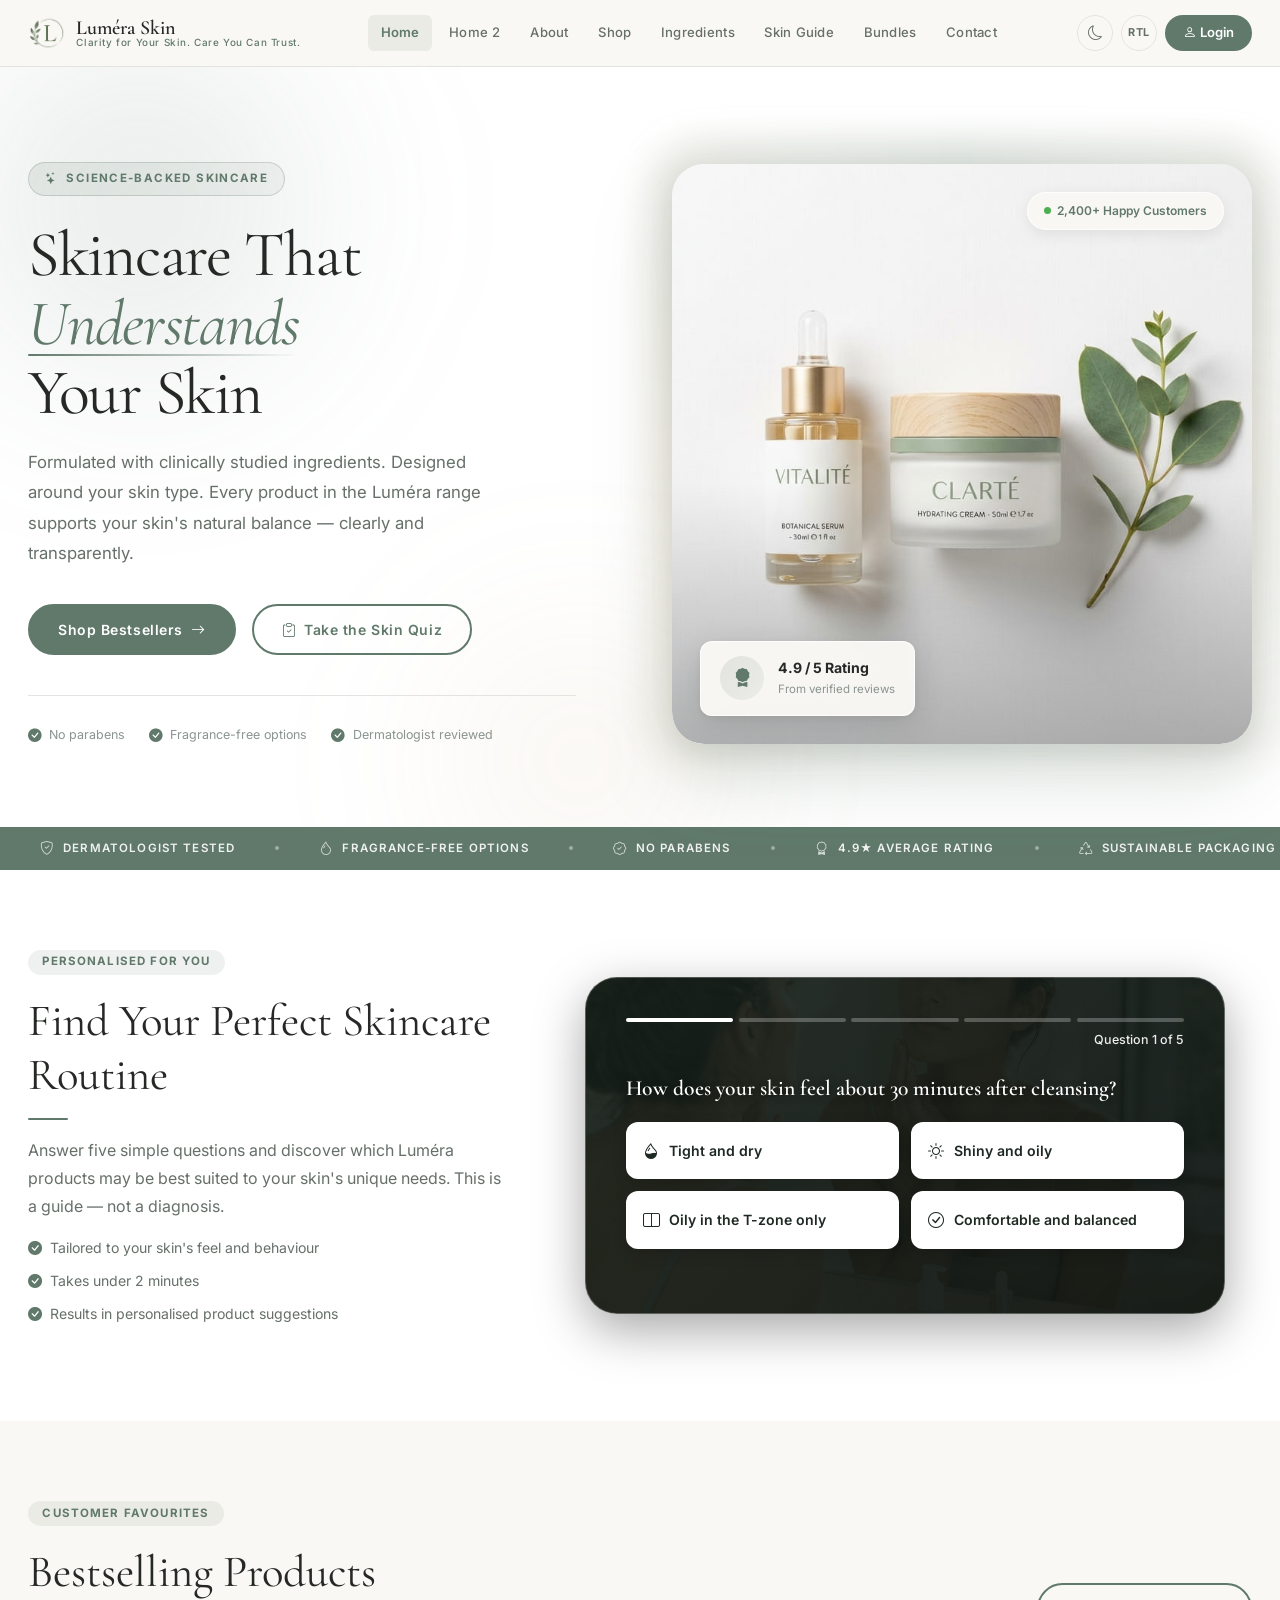
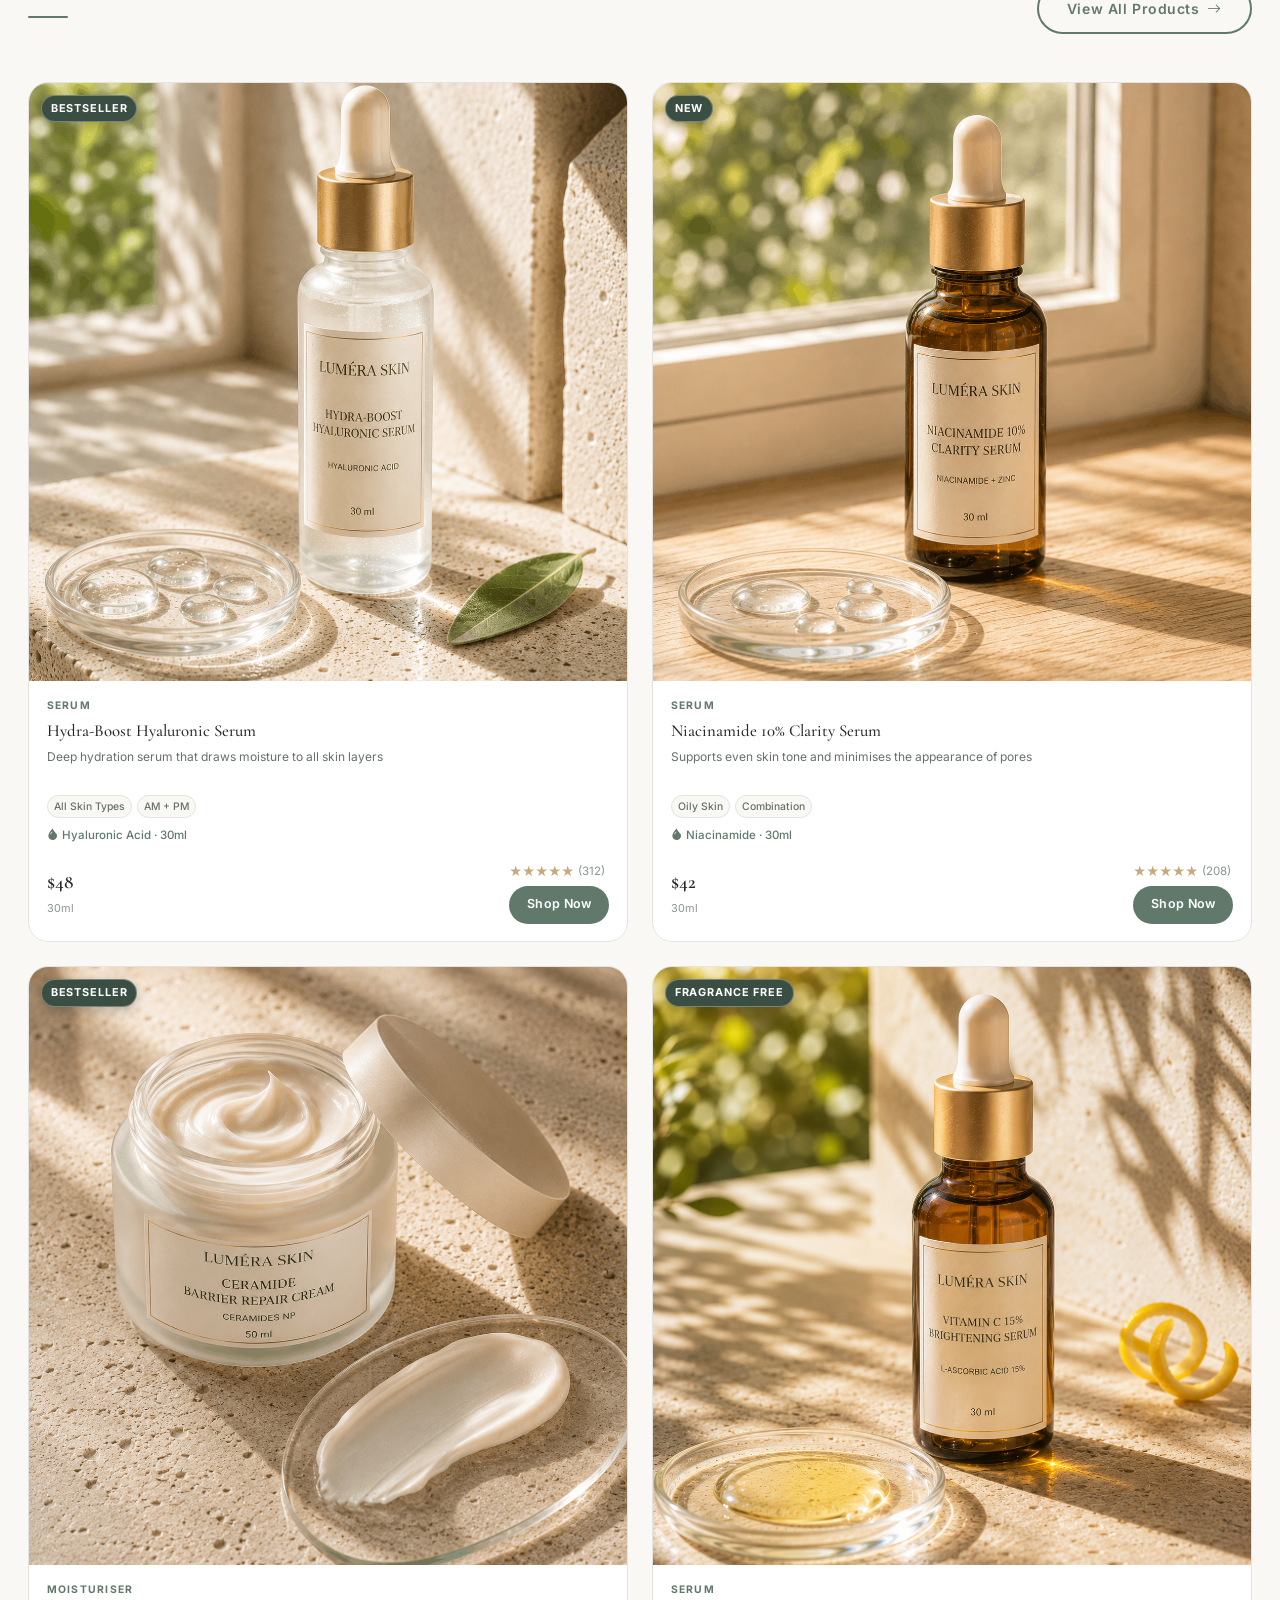
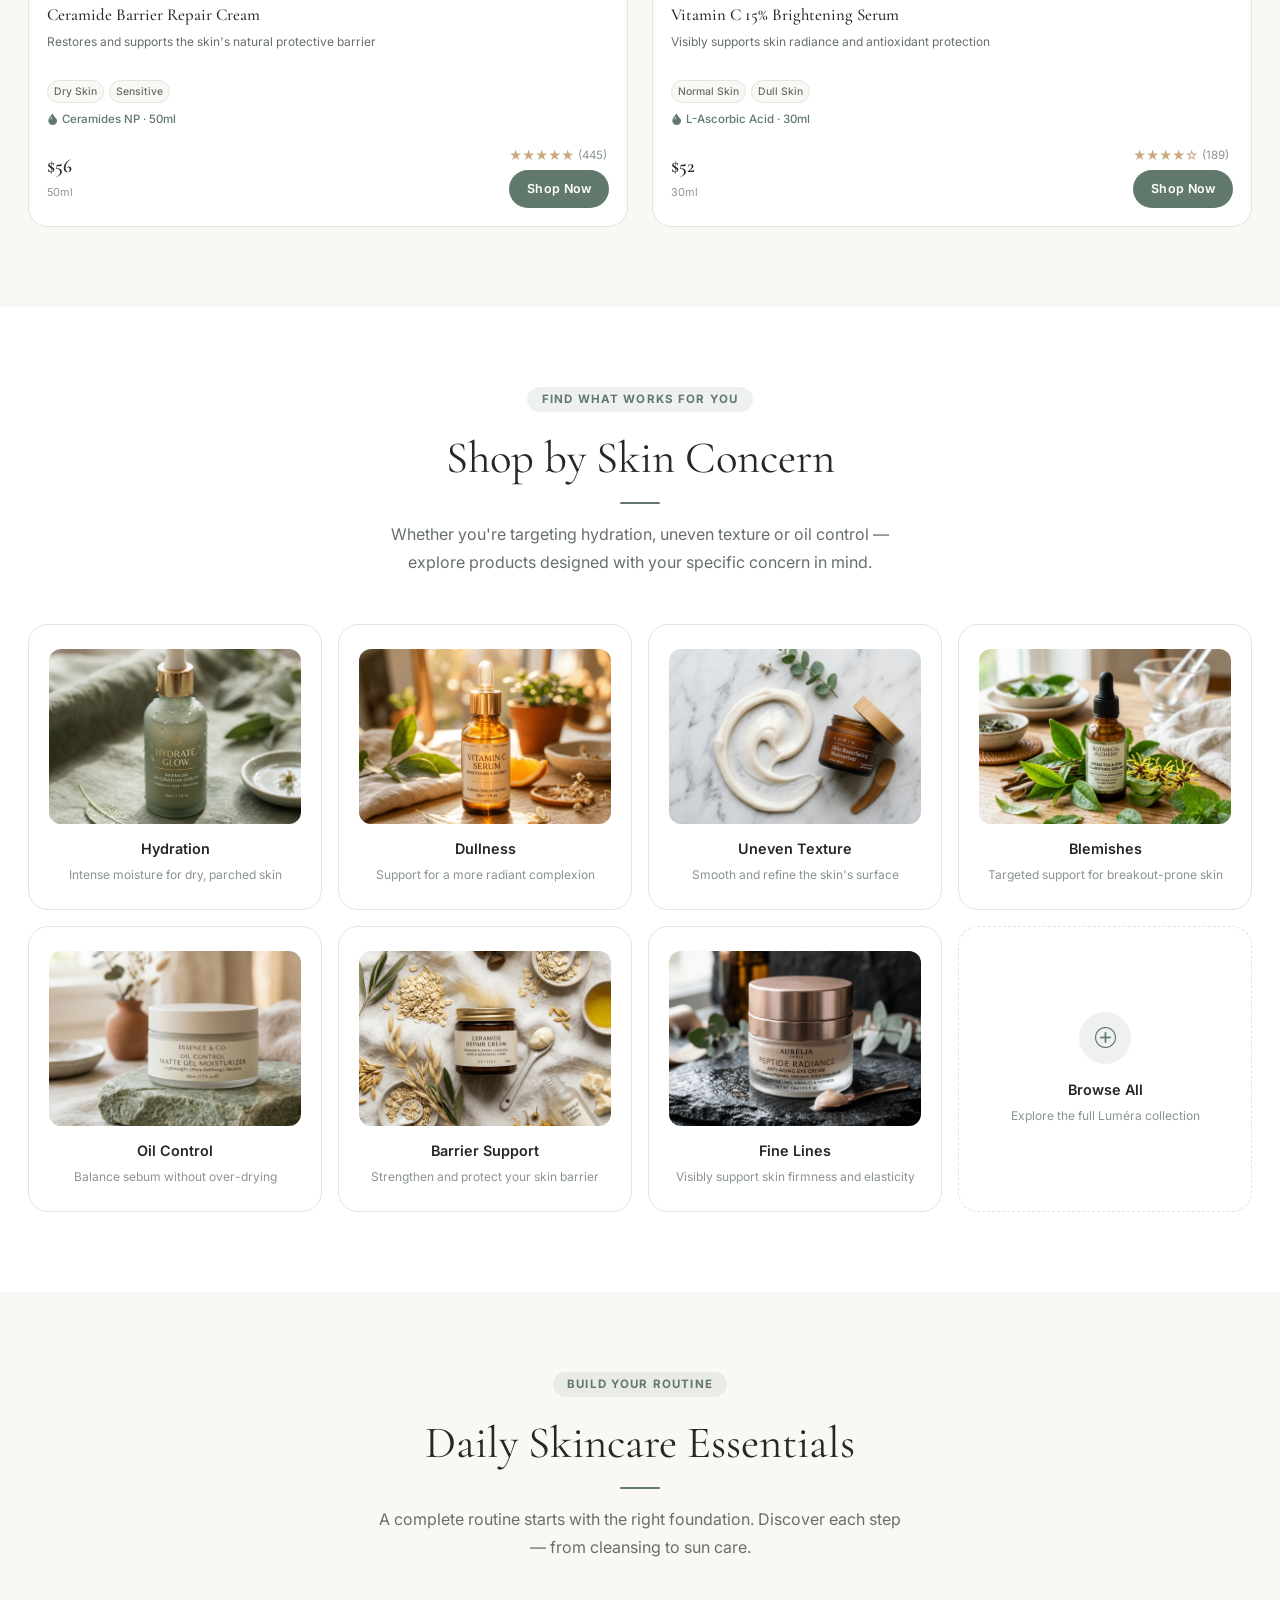
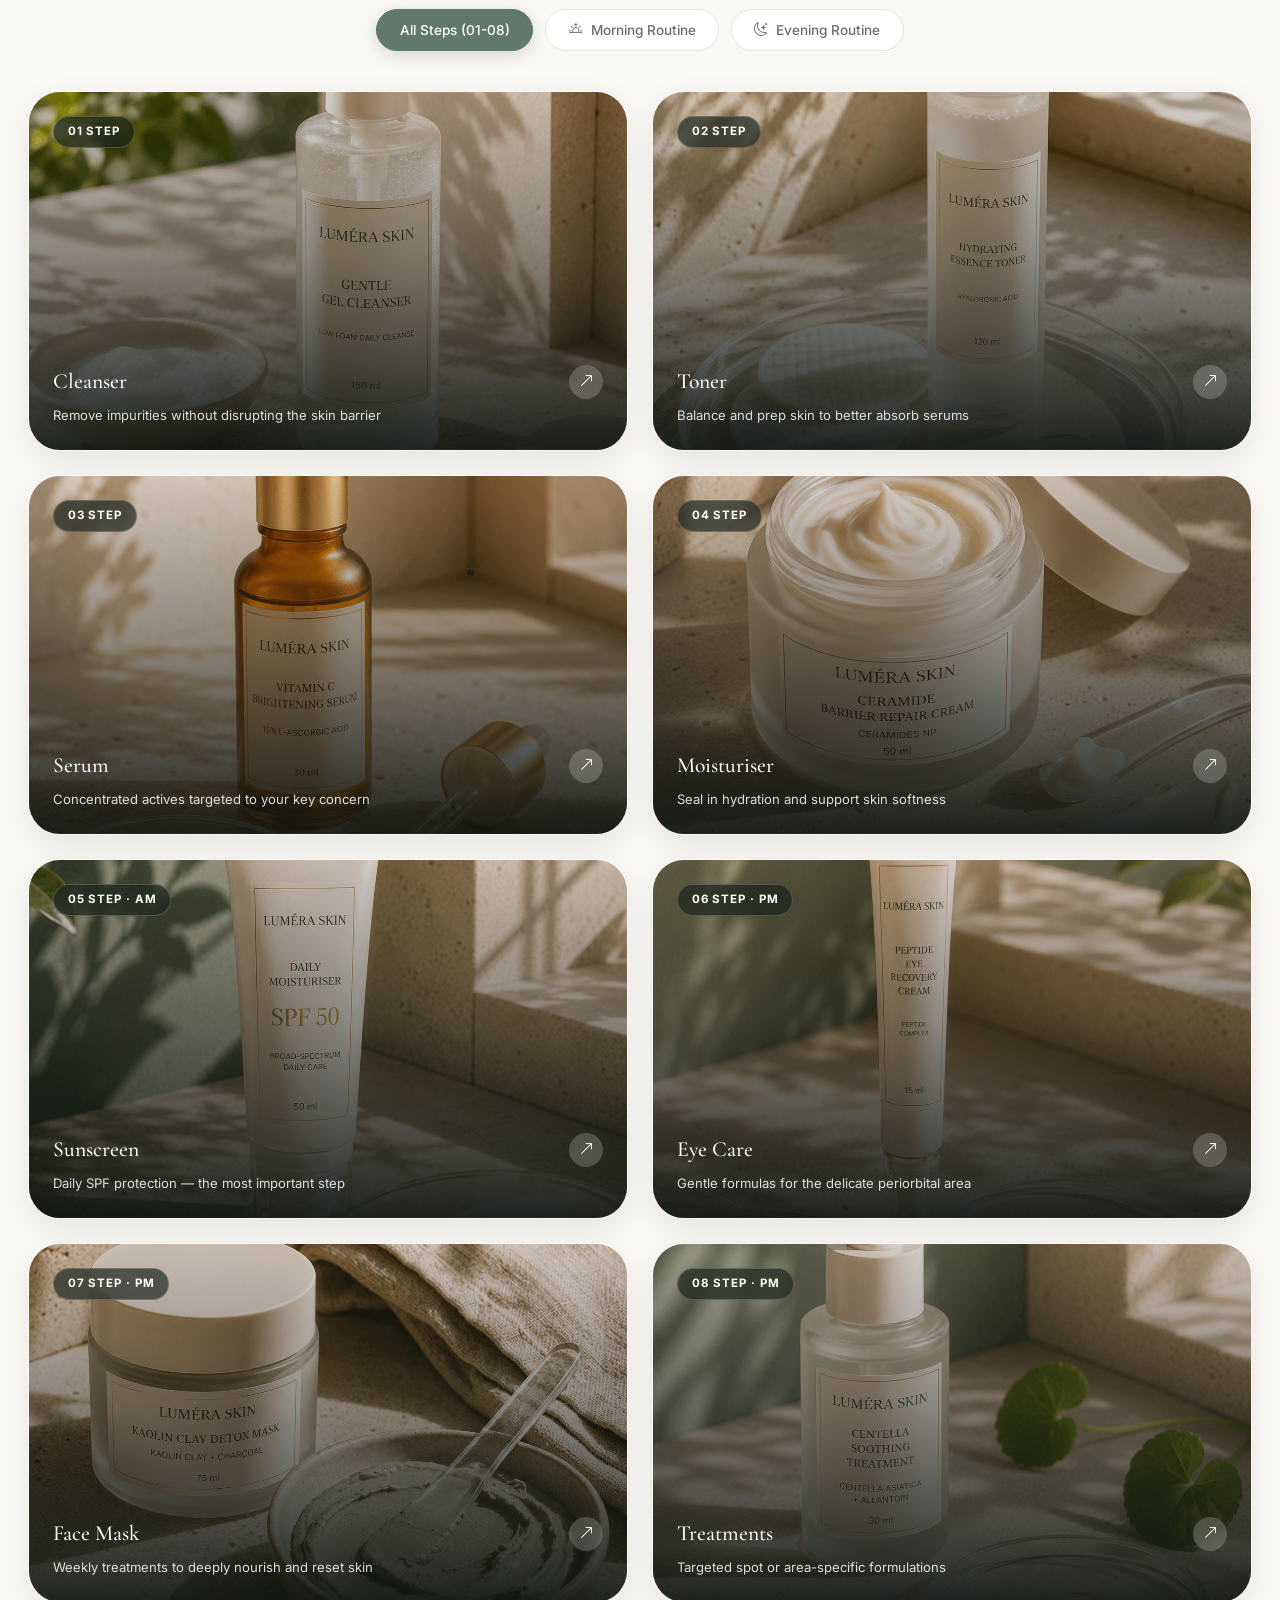
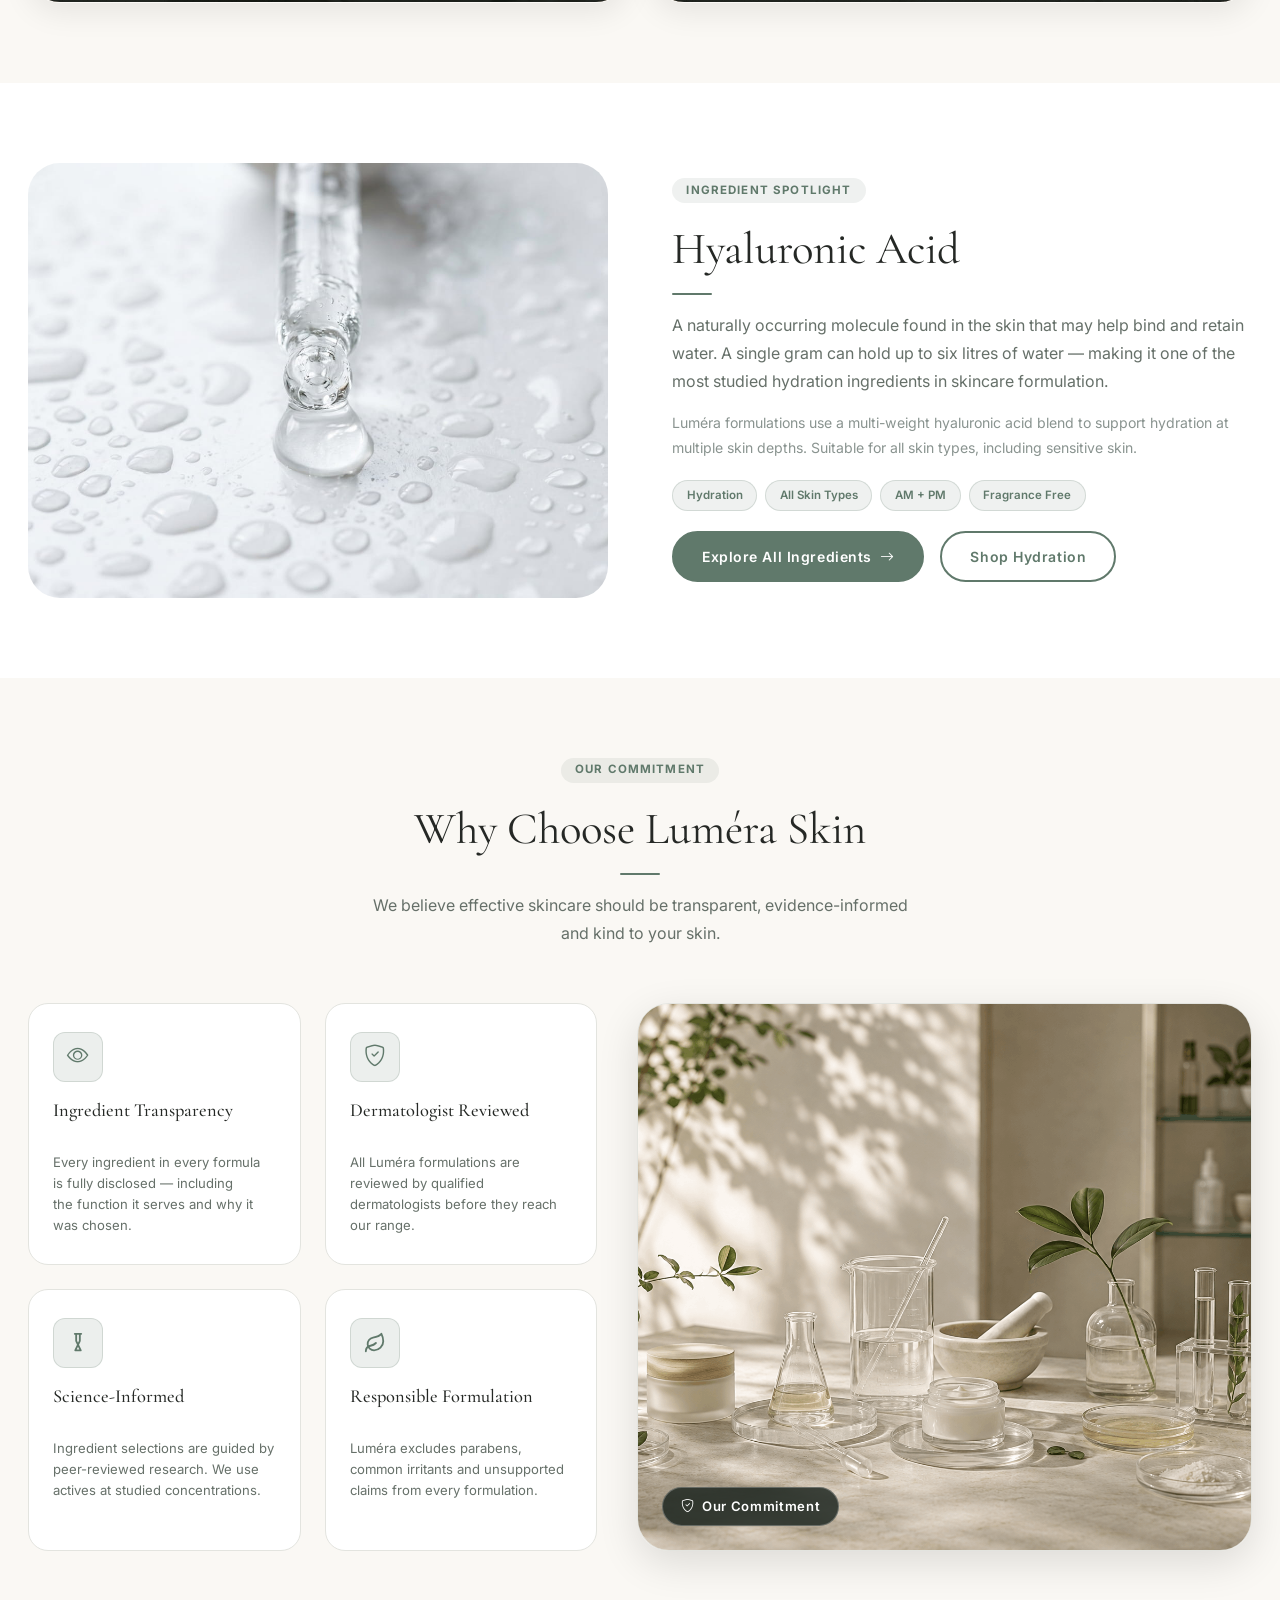
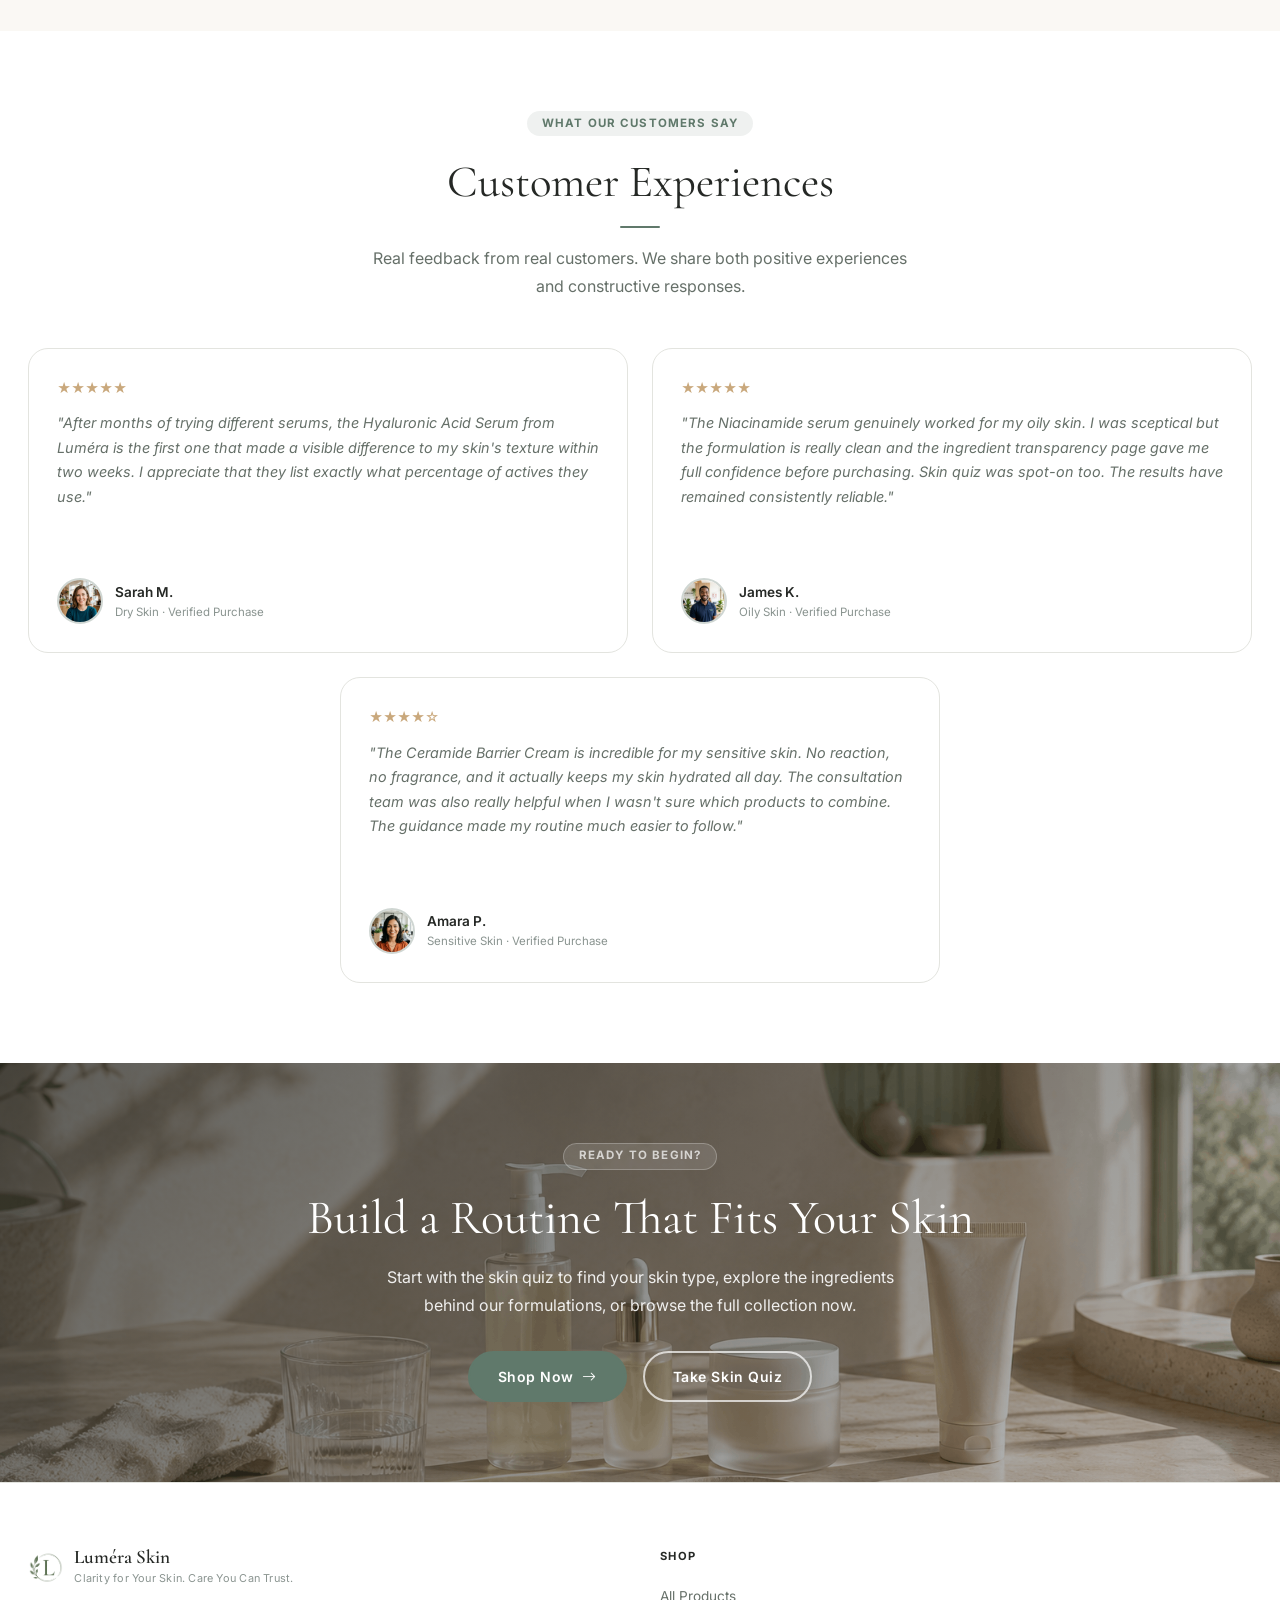
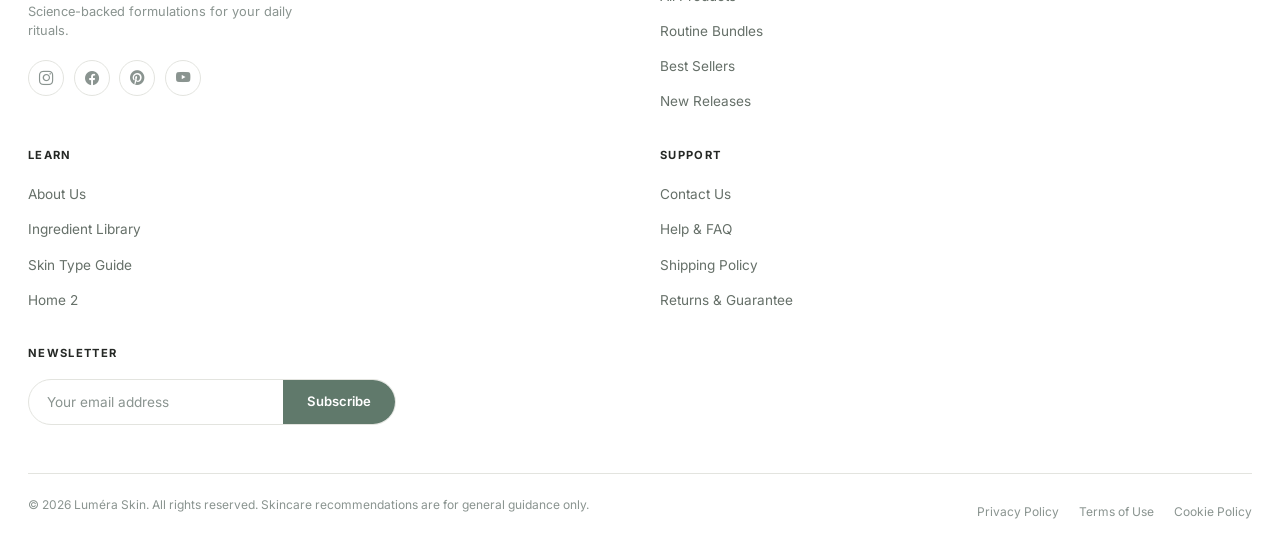
<file: index.html>
<!DOCTYPE html>
<html lang="en" dir="ltr" data-theme="light">

<head>
  <meta charset="UTF-8">
  <meta name="viewport" content="width=device-width, initial-scale=1.0">
  <title>Luméra Skin — Clarity for Your Skin. Care You Can Trust.</title>
  <meta name="description"
    content="Luméra Skin — Premium skincare products formulated with science-backed ingredients. Discover cleansers, serums, moisturizers, sunscreens and curated bundles for every skin type.">
  <meta name="keywords"
    content="skincare, serum, moisturizer, sunscreen, cleanser, hyaluronic acid, niacinamide, skin type, skin quiz">
  <!-- Favicon / Browser Icon -->
  <link rel="icon" type="image/png" href="assets/images/logo.png">
  <link rel="apple-touch-icon" href="assets/images/logo.png">

  <link rel="canonical" href="https://lumeraskin.com/">

  <!-- Bootstrap 5 -->
  <link rel="stylesheet" href="https://cdn.jsdelivr.net/npm/bootstrap@5.3.3/dist/css/bootstrap.min.css">
  <!-- Bootstrap Icons -->
  <link rel="stylesheet" href="https://cdn.jsdelivr.net/npm/bootstrap-icons@1.11.3/font/bootstrap-icons.min.css">
  <!-- Google Fonts -->
  <link rel="preconnect" href="https://fonts.googleapis.com">
  <link rel="preconnect" href="https://fonts.gstatic.com" crossorigin>
  <link
    href="https://fonts.googleapis.com/css2?family=Cormorant+Garamond:ital,wght@0,300;0,400;0,500;0,600;1,300;1,400&family=Inter:wght@300;400;500;600;700&display=swap"
    rel="stylesheet">
  <!-- Custom CSS -->
  <link rel="stylesheet" href="css/main.css">
  <link rel="stylesheet" href="css/header.css">
  <link rel="stylesheet" href="css/products.css">
  <link rel="stylesheet" href="css/filters.css">
  <link rel="stylesheet" href="css/forms.css">
  <link rel="stylesheet" href="css/footer.css">
  <link rel="stylesheet" href="css/dark-theme.css">
  <link rel="stylesheet" href="css/rtl.css">
  <link rel="stylesheet" href="css/desktop.css">
  <link rel="stylesheet" href="css/tablet.css">
  <link rel="stylesheet" href="css/mobile.css">

  <style>
    /* ---- Home 1 Page-Specific Styles ---- */

    /* =========================================
       Hero Banner — Enhanced
       ========================================= */

    /* Hero Section Wrapper */
    .home-hero-section {
      position: relative;
      background: var(--bg-secondary);
      overflow: hidden;
      padding: 0;
    }

    /* Animated background orbs */
    .hero-orb {
      position: absolute;
      border-radius: 50%;
      filter: blur(80px);
      pointer-events: none;
      animation: heroOrbFloat 8s ease-in-out infinite alternate;
      will-change: transform;
    }

    .hero-orb-1 {
      width: 520px;
      height: 520px;
      background: radial-gradient(circle, rgba(96, 121, 107, .18) 0%, transparent 70%);
      top: -120px;
      left: -120px;
      animation-delay: 0s;
    }

    .hero-orb-2 {
      width: 380px;
      height: 380px;
      background: radial-gradient(circle, rgba(201, 168, 124, .14) 0%, transparent 70%);
      bottom: -80px;
      right: 40%;
      animation-delay: -3s;
      animation-duration: 11s;
    }

    .hero-orb-3 {
      width: 280px;
      height: 280px;
      background: radial-gradient(circle, rgba(96, 121, 107, .12) 0%, transparent 70%);
      top: 40%;
      right: -60px;
      animation-delay: -5s;
      animation-duration: 9s;
    }

    @keyframes heroOrbFloat {
      from {
        transform: translate(0, 0) scale(1);
      }

      to {
        transform: translate(30px, 20px) scale(1.08);
      }
    }

    /* Hero inner grid */
    .home-hero {
      position: relative;
      z-index: 1;
      display: grid;
      grid-template-columns: 1fr 1fr;
      align-items: center;
      gap: 4rem;
      padding: 96px 0 80px;
      min-height: 680px;
    }

    /* Content side */
    .hero-content {
      padding-right: 2rem;
      animation: heroSlideIn 0.9s cubic-bezier(0.22, 1, 0.36, 1) both;
    }

    @keyframes heroSlideIn {
      from {
        opacity: 0;
        transform: translateX(-40px);
      }

      to {
        opacity: 1;
        transform: translateX(0);
      }
    }

    /* Animated label pill */
    .hero-label {
      display: inline-flex;
      align-items: center;
      gap: 0.5rem;
      background: linear-gradient(135deg, rgba(96, 121, 107, .12), rgba(96, 121, 107, .06));
      border: 1px solid rgba(96, 121, 107, .25);
      color: var(--color-primary);
      padding: 0.4rem 1rem;
      border-radius: var(--radius-pill);
      font-size: 0.72rem;
      font-weight: 700;
      letter-spacing: 0.12em;
      text-transform: uppercase;
      margin-bottom: 1.5rem;
      position: relative;
      overflow: hidden;
    }

    .hero-label::after {
      content: '';
      position: absolute;
      inset: 0;
      background: linear-gradient(90deg, transparent 0%, rgba(255, 255, 255, .4) 50%, transparent 100%);
      transform: translateX(-100%);
      animation: labelShimmer 3s ease-in-out infinite;
    }

    @keyframes labelShimmer {
      0% {
        transform: translateX(-100%);
      }

      60% {
        transform: translateX(100%);
      }

      100% {
        transform: translateX(100%);
      }
    }

    .hero-label i {
      animation: starSpin 4s linear infinite;
    }

    @keyframes starSpin {
      0% {
        transform: rotate(0deg) scale(1);
      }

      50% {
        transform: rotate(180deg) scale(1.2);
      }

      100% {
        transform: rotate(360deg) scale(1);
      }
    }

    /* Hero title */
    .hero-title {
      font-size: clamp(2.8rem, 5vw, 4.2rem);
      font-weight: 400;
      line-height: 1.08;
      color: var(--text-heading);
      margin-bottom: 1.25rem;
      letter-spacing: -0.02em;
    }

    .hero-title em {
      font-style: italic;
      color: var(--color-primary);
      position: relative;
      display: inline-block;
    }

    /* Underline decoration on em */
    .hero-title em::after {
      content: '';
      position: absolute;
      bottom: 2px;
      left: 0;
      width: 100%;
      height: 2px;
      background: linear-gradient(90deg, var(--color-primary), transparent);
      border-radius: 1px;
      animation: underlineGrow 1.2s 0.6s cubic-bezier(0.22, 1, 0.36, 1) both;
      transform-origin: left;
    }

    @keyframes underlineGrow {
      from {
        transform: scaleX(0);
      }

      to {
        transform: scaleX(1);
      }
    }

    /* Description */
    .hero-desc {
      font-size: 1.05rem;
      color: var(--text-body);
      line-height: 1.8;
      max-width: 460px;
      margin-bottom: 2.25rem;
    }

    /* CTA group */
    .hero-cta-group {
      display: flex;
      gap: 1rem;
      flex-wrap: wrap;
      margin-bottom: 2.5rem;
    }

    /* Trust items */
    .hero-trust {
      display: flex;
      align-items: center;
      gap: 1.5rem;
      flex-wrap: wrap;
      padding-top: 1.75rem;
      border-top: 1px solid var(--border-color);
    }

    .hero-trust-item {
      display: flex;
      align-items: center;
      gap: 0.45rem;
      font-size: 0.78rem;
      color: var(--text-muted);
      transition: color var(--transition-fast);
    }

    .hero-trust-item:hover {
      color: var(--color-primary);
    }

    .hero-trust-item i {
      color: var(--color-primary);
      font-size: 0.85rem;
    }

    /* ---- Image Side ---- */
    .hero-image-col {
      position: relative;
      display: flex;
      align-items: center;
      justify-content: center;
      animation: heroImageIn 1s 0.2s cubic-bezier(0.22, 1, 0.36, 1) both;
    }

    @keyframes heroImageIn {
      from {
        opacity: 0;
        transform: translateX(40px) scale(0.97);
      }

      to {
        opacity: 1;
        transform: translateX(0) scale(1);
      }
    }

    /* Glow ring behind image */
    .hero-glow-ring {
      position: absolute;
      inset: -24px;
      border-radius: calc(var(--radius-xl) + 24px);
      background: conic-gradient(from 0deg,
          rgba(96, 121, 107, .22) 0%,
          rgba(201, 168, 124, .15) 25%,
          rgba(96, 121, 107, .08) 50%,
          rgba(201, 168, 124, .18) 75%,
          rgba(96, 121, 107, .22) 100%);
      filter: blur(16px);
      animation: ringRotate 12s linear infinite;
      pointer-events: none;
      z-index: 0;
    }

    @keyframes ringRotate {
      from {
        transform: rotate(0deg);
      }

      to {
        transform: rotate(360deg);
      }
    }

    /* Image container */
    .hero-image-wrap {
      position: relative;
      width: 100%;
      height: 580px;
      overflow: hidden;
      border-radius: var(--radius-xl);
      box-shadow: 0 32px 80px rgba(96, 121, 107, .22), 0 8px 24px rgba(0, 0, 0, .08);
      z-index: 1;
      cursor: pointer;
      transform-style: preserve-3d;
      transition: transform 0.1s ease;
    }

    .hero-image-wrap img {
      width: 100%;
      height: 100%;
      object-fit: cover;
      object-position: center;
      transition: transform 0.6s ease;
    }

    .hero-image-wrap:hover img {
      transform: scale(1.04);
    }

    /* Shimmer sweep overlay on image */
    .hero-image-wrap::before {
      content: '';
      position: absolute;
      inset: 0;
      background: linear-gradient(105deg,
          transparent 30%,
          rgba(255, 255, 255, .12) 50%,
          transparent 70%);
      z-index: 2;
      transform: translateX(-100%);
      transition: transform 0s;
    }

    .hero-image-wrap:hover::before {
      transform: translateX(100%);
      transition: transform 0.7s ease;
    }

    /* Gradient overlay on bottom of image */
    .hero-image-wrap::after {
      content: '';
      position: absolute;
      bottom: 0;
      left: 0;
      right: 0;
      height: 45%;
      background: linear-gradient(to top, rgba(37, 40, 37, .3) 0%, transparent 100%);
      z-index: 2;
      border-radius: 0 0 var(--radius-xl) var(--radius-xl);
      pointer-events: none;
    }

    /* Floating badge */
    .hero-image-badge {
      position: absolute;
      bottom: 1.75rem;
      left: 1.75rem;
      background: rgba(250, 248, 244, .96);
      backdrop-filter: blur(12px);
      -webkit-backdrop-filter: blur(12px);
      border-radius: var(--radius-md);
      padding: 0.9rem 1.2rem;
      display: flex;
      align-items: center;
      gap: 0.85rem;
      box-shadow: 0 8px 32px rgba(0, 0, 0, .12), 0 2px 8px rgba(0, 0, 0, .06);
      z-index: 3;
      animation: badgePop 0.6s 1s cubic-bezier(0.34, 1.56, 0.64, 1) both;
      border: 1px solid rgba(255, 255, 255, .8);
    }

    @keyframes badgePop {
      from {
        opacity: 0;
        transform: translateY(12px) scale(0.9);
      }

      to {
        opacity: 1;
        transform: translateY(0) scale(1);
      }
    }

    [data-theme="dark"] .hero-image-badge {
      background: rgba(41, 47, 42, .96);
      border-color: rgba(96, 121, 107, .3);
    }

    .hero-image-badge .badge-icon {
      width: 44px;
      height: 44px;
      background: linear-gradient(135deg, rgba(96, 121, 107, .15), rgba(96, 121, 107, .08));
      border-radius: 50%;
      display: flex;
      align-items: center;
      justify-content: center;
      color: var(--color-primary);
      font-size: 1.2rem;
      flex-shrink: 0;
      animation: badgeIconPulse 3s ease-in-out infinite;
    }

    @keyframes badgeIconPulse {

      0%,
      100% {
        box-shadow: 0 0 0 0 rgba(96, 121, 107, .3);
      }

      50% {
        box-shadow: 0 0 0 8px rgba(96, 121, 107, 0);
      }
    }

    .hero-image-badge .badge-text {
      line-height: 1.3;
    }

    .hero-image-badge .badge-text strong {
      display: block;
      font-size: 0.88rem;
      color: var(--text-heading);
    }

    .hero-image-badge .badge-text span {
      font-size: 0.72rem;
      color: var(--text-muted);
    }

    /* Floating stats chip — top right of image */
    .hero-image-chip {
      position: absolute;
      top: 1.75rem;
      right: 1.75rem;
      background: rgba(250, 248, 244, .92);
      backdrop-filter: blur(12px);
      -webkit-backdrop-filter: blur(12px);
      border: 1px solid rgba(255, 255, 255, .8);
      border-radius: var(--radius-pill);
      padding: 0.5rem 1rem;
      font-size: 0.75rem;
      font-weight: 600;
      color: var(--color-primary);
      display: flex;
      align-items: center;
      gap: 0.4rem;
      z-index: 3;
      box-shadow: 0 4px 16px rgba(0, 0, 0, .08);
      animation: chipFloat 4s ease-in-out infinite alternate;
    }

    @keyframes chipFloat {
      from {
        transform: translateY(0);
      }

      to {
        transform: translateY(-6px);
      }
    }

    .hero-image-chip .chip-dot {
      width: 7px;
      height: 7px;
      background: #4CAF50;
      border-radius: 50%;
      animation: dotBlink 1.5s ease-in-out infinite;
    }

    @keyframes dotBlink {

      0%,
      100% {
        opacity: 1;
      }

      50% {
        opacity: 0.3;
      }
    }

    [data-theme="dark"] .hero-image-chip {
      background: rgba(41, 47, 42, .92);
      border-color: rgba(96, 121, 107, .3);
      color: #e7f0ea;
    }

    [data-theme="dark"] .hero-image-chip .chip-dot {
      background: #74d68a;
      box-shadow: 0 0 0 3px rgba(116, 214, 138, .16);
    }

    /* ---- Trust Marquee Strip ---- */
    .hero-marquee-strip {
      background: var(--color-primary);
      padding: 0.65rem 0;
      overflow: hidden;
      position: relative;
    }

    .hero-marquee-track {
      display: flex;
      width: max-content;
      animation: marqueeScroll 28s linear infinite;
      gap: 0;
    }

    .hero-marquee-strip:hover .hero-marquee-track {
      animation-play-state: paused;
    }

    @keyframes marqueeScroll {
      from {
        transform: translateX(0);
      }

      to {
        transform: translateX(-50%);
      }
    }

    .hero-marquee-item {
      display: inline-flex;
      align-items: center;
      gap: 0.5rem;
      padding: 0 2.5rem;
      font-size: 0.72rem;
      font-weight: 600;
      letter-spacing: 0.1em;
      text-transform: uppercase;
      color: rgba(255, 255, 255, .9);
      white-space: nowrap;
    }

    .hero-marquee-item i {
      font-size: 0.85rem;
      opacity: 0.8;
    }

    .hero-marquee-sep {
      width: 4px;
      height: 4px;
      background: rgba(255, 255, 255, .4);
      border-radius: 50%;
      flex-shrink: 0;
      align-self: center;
    }

    /* ---- Responsive ---- */
    @media (max-width: 991px) {
      .home-hero {
        grid-template-columns: 1fr;
        padding: 60px 0 0;
        gap: 3rem;
        min-height: auto;
      }

      .hero-content {
        padding-right: 0;
      }

      .hero-image-col {
        order: -1;
      }

      .hero-image-wrap {
        height: 400px;
        border-radius: var(--radius-lg) var(--radius-lg) 0 0;
      }

      .hero-glow-ring {
        display: none;
      }

      .hero-trust {
        margin-bottom: 3rem;
      }
    }

    @media (max-width: 576px) {
      .home-hero {
        gap: 2rem;
        padding-top: 48px;
      }

      .hero-image-wrap {
        height: 300px;
      }

      .hero-image-chip {
        display: flex;
        top: 0.85rem;
        right: 0.85rem;
        max-width: calc(100% - 1.7rem);
        padding: 0.42rem 0.72rem;
        font-size: 0.68rem;
        line-height: 1.2;
      }

      .hero-trust {
        margin-bottom: 2rem;
      }
    }

    [dir="rtl"] .hero-content {
      padding-right: 0;
      padding-left: 2rem;
    }

    [dir="rtl"] .hero-image-badge {
      left: auto;
      right: 1.75rem;
    }

    [dir="rtl"] .hero-image-chip {
      right: auto;
      left: 1.75rem;
    }

    [dir="rtl"] .hero-marquee-track {
      animation-direction: reverse;
    }

    @media (max-width: 991px) {
      [dir="rtl"] .hero-content {
        width: 100%;
        min-width: 0;
        padding-right: 0;
        padding-left: 0;
      }

      [dir="rtl"] .hero-image-col,
      [dir="rtl"] .hero-image-wrap {
        width: 100%;
        min-width: 0;
      }
    }

    /* Bestsellers horizontal */
    .bestsellers-wrap {
      position: relative;
    }

    .products-scroll-hint {
      font-size: 0.72rem;
      color: var(--text-muted);
      display: flex;
      align-items: center;
      gap: 0.3rem;
    }

    @media (min-width: 992px) {
      .products-scroll-hint {
        display: none;
      }
    }

    /* Skin Concern Bento */
    .concern-bento {
      display: grid;
      grid-template-columns: repeat(4, 1fr);
      gap: 1rem;
    }

    .concern-card {
      background: var(--bg-card);
      border: 1px solid var(--border-color);
      border-radius: var(--radius-lg);
      padding: 1.5rem 1.25rem;
      text-align: center;
      cursor: pointer;
      transition: all var(--transition-base);
      text-decoration: none;
      display: block;
    }

    .concern-card:hover {
      transform: translateY(-4px);
      border-color: var(--color-primary);
      box-shadow: var(--shadow-md);
    }

    .concern-img-wrap {
      width: 100%;
      height: 175px;
      border-radius: var(--radius-md);
      overflow: hidden;
      margin-bottom: 0.85rem;
      background: var(--bg-secondary);
      display: flex;
      align-items: center;
      justify-content: center;
    }

    .concern-img-wrap img {
      display: block;
      width: 100%;
      height: 100%;
      object-fit: cover;
      object-position: center;
      padding: 0;
      transition: transform 400ms ease;
    }

    .concern-card:hover .concern-img-wrap img {
      transform: scale(1.05);
    }

    .concern-icon {
      width: 52px;
      height: 52px;
      background: rgba(96, 121, 107, .1);
      border-radius: 50%;
      display: flex;
      align-items: center;
      justify-content: center;
      font-size: 1.3rem;
      color: var(--color-primary);
      margin: 1.5rem auto 0.85rem;
      transition: background var(--transition-base);
    }

    .concern-card:hover .concern-icon {
      background: rgba(96, 121, 107, .2);
    }

    .concern-name {
      font-size: 0.9rem;
      font-weight: 600;
      color: var(--text-heading);
      margin-bottom: 0.25rem;
    }

    .concern-desc {
      font-size: 0.75rem;
      color: var(--text-muted);
    }

    @media (max-width: 991px) {
      .concern-bento {
        grid-template-columns: repeat(4, 1fr);
      }
    }

    @media (max-width: 768px) {
      .concern-bento {
        grid-template-columns: repeat(2, 1fr);
      }
    }

    @media (max-width: 480px) {
      .concern-bento {
        grid-template-columns: repeat(2, 1fr);
        gap: 0.6rem;
      }
    }

    /* Trendy Daily Essentials Section */
    .routine-tabs-nav {
      display: flex;
      justify-content: center;
      gap: 0.75rem;
      margin-bottom: 2.5rem;
      flex-wrap: wrap;
    }

    .routine-tab-btn {
      padding: 0.55rem 1.4rem;
      border-radius: var(--radius-pill);
      background: var(--bg-card);
      border: 1px solid var(--border-color);
      color: var(--text-body);
      font-size: 0.85rem;
      font-weight: 500;
      cursor: pointer;
      transition: all var(--transition-base);
    }

    .routine-tab-btn.active,
    .routine-tab-btn:hover {
      background: var(--color-primary);
      color: #ffffff;
      border-color: var(--color-primary);
      box-shadow: 0 4px 16px rgba(96, 121, 107, 0.25);
    }

    .trendy-essentials-grid {
      display: grid;
      grid-template-columns: repeat(4, 1fr);
      gap: 1.5rem;
    }

    .trendy-routine-card {
      position: relative;
      border-radius: var(--radius-xl);
      overflow: hidden;
      min-height: 360px;
      display: flex;
      flex-direction: column;
      justify-content: space-between;
      padding: 1.5rem;
      text-decoration: none;
      box-shadow: 0 10px 30px rgba(0, 0, 0, 0.08);
      border: 1px solid rgba(255, 255, 255, 0.15);
      transition: transform 400ms cubic-bezier(0.16, 1, 0.3, 1), box-shadow 400ms ease;
    }

    .trendy-routine-card:hover {
      transform: translateY(-8px);
      box-shadow: 0 20px 40px rgba(0, 0, 0, 0.22);
      border-color: rgba(160, 185, 170, 0.4);
    }

    .trendy-routine-bg {
      position: absolute;
      inset: 0;
      width: 100%;
      height: 100%;
      object-fit: cover;
      transition: transform 600ms cubic-bezier(0.16, 1, 0.3, 1);
      z-index: 1;
    }

    .trendy-routine-card:hover .trendy-routine-bg {
      transform: scale(1.08);
    }

    .trendy-routine-overlay {
      position: absolute;
      inset: 0;
      background: linear-gradient(180deg, rgba(0, 0, 0, 0.15) 0%, rgba(14, 20, 17, 0.45) 45%, rgba(14, 20, 17, 0.92) 100%);
      z-index: 2;
      transition: opacity 300ms ease;
    }

    .trendy-routine-badge {
      position: relative;
      z-index: 3;
      align-self: flex-start;
      padding: 0.35rem 0.85rem;
      border-radius: var(--radius-pill);
      background: rgba(22, 32, 27, 0.65);
      backdrop-filter: blur(12px);
      -webkit-backdrop-filter: blur(12px);
      border: 1px solid rgba(255, 255, 255, 0.2);
      color: #ffffff;
      font-size: 0.72rem;
      font-weight: 700;
      letter-spacing: 0.08em;
      text-transform: uppercase;
    }

    .trendy-routine-content {
      position: relative;
      z-index: 3;
      color: #ffffff;
    }

    .trendy-routine-name {
      font-family: var(--font-display);
      font-size: 1.35rem;
      font-weight: 500;
      color: #ffffff;
      margin-bottom: 0.4rem;
      display: flex;
      align-items: center;
      justify-content: space-between;
    }

    .trendy-routine-desc {
      font-size: 0.82rem;
      color: rgba(255, 255, 255, 0.85);
      line-height: 1.5;
      margin: 0;
    }

    .trendy-routine-arrow {
      width: 34px;
      height: 34px;
      border-radius: 50%;
      background: rgba(255, 255, 255, 0.2);
      backdrop-filter: blur(8px);
      display: flex;
      align-items: center;
      justify-content: center;
      color: #ffffff;
      font-size: 0.9rem;
      transition: all 300ms ease;
    }

    .trendy-routine-card:hover .trendy-routine-arrow {
      background: var(--color-primary);
      transform: rotate(45deg);
    }

    @media (max-width: 1366px) {
      .trendy-essentials-grid {
        grid-template-columns: repeat(2, 1fr);
        gap: 1.5rem;
      }
    }

    @media (max-width: 576px) {
      .trendy-essentials-grid {
        grid-template-columns: 1fr;
      }
    }

    .essential-name {
      font-family: var(--font-display);
      font-size: 1.15rem;
      font-weight: 500;
      color: var(--text-heading);
      margin-bottom: 0.5rem;
    }

    .essential-desc {
      font-size: 0.8rem;
      color: var(--text-muted);
      line-height: 1.55;
    }

    @media (max-width: 991px) {
      .essentials-grid {
        grid-template-columns: repeat(2, 1fr);
      }
    }

    @media (max-width: 480px) {
      .essentials-grid {
        grid-template-columns: 1fr 1fr;
        gap: 0.75rem;
      }
    }

    /* Ingredient Spotlight */
    .ingredient-spotlight {
      display: grid;
      grid-template-columns: 1fr 1fr;
      gap: 4rem;
      align-items: center;
    }

    .ingredient-spotlight-img {
      border-radius: var(--radius-xl);
      overflow: hidden;
      aspect-ratio: 4 / 3;
    }

    .ingredient-spotlight-img img {
      width: 100%;
      height: 100%;
      object-fit: cover;
      object-position: center;
    }

    .ingredient-tag-row {
      display: flex;
      flex-wrap: wrap;
      gap: 0.5rem;
      margin: 1.25rem 0;
    }

    .ingredient-tag {
      padding: 0.3rem 0.85rem;
      background: rgba(96, 121, 107, .1);
      color: var(--color-primary);
      border-radius: var(--radius-pill);
      font-size: 0.72rem;
      font-weight: 600;
      border: 1px solid rgba(96, 121, 107, .2);
    }

    @media (max-width: 768px) {
      .ingredient-spotlight {
        grid-template-columns: 1fr;
        gap: 2rem;
      }

      .ingredient-spotlight-img {
        aspect-ratio: 16/9;
      }
    }

    [dir="rtl"] .ingredient-spotlight {
      direction: rtl;
    }

    /* Our Commitment Hero Image & 2x2 Grid */
    .commitment-hero-img-wrap {
      position: relative;
      border-radius: var(--radius-xl);
      overflow: hidden;
      box-shadow: 0 12px 40px rgba(0, 0, 0, 0.12);
      border: 1px solid var(--border-color);
      height: 380px;
      width: 100%;
    }

    .commitment-hero-img-wrap img {
      width: 100%;
      height: 100%;
      object-fit: cover;
      object-position: center;
      transition: transform 600ms cubic-bezier(0.16, 1, 0.3, 1);
    }

    .commitment-hero-img-wrap:hover img {
      transform: scale(1.05);
    }

    .commitment-badge {
      position: absolute;
      bottom: 1.5rem;
      left: 1.5rem;
      padding: 0.5rem 1.1rem;
      border-radius: var(--radius-pill);
      background: rgba(22, 32, 27, 0.8);
      backdrop-filter: blur(12px);
      -webkit-backdrop-filter: blur(12px);
      color: #ffffff;
      font-size: 0.82rem;
      font-weight: 600;
      letter-spacing: 0.05em;
      border: 1px solid rgba(255, 255, 255, 0.25);
    }

    .why-grid {
      display: grid;
      grid-template-columns: repeat(2, 1fr);
      grid-auto-rows: 1fr;
      gap: 1.5rem;
    }

    /* Desktop commitment layout: cards on the left, image on the right. */
    @media (min-width: 1200px) {
      #why-lumera > .container-brand {
        display: grid;
        grid-template-columns: minmax(0, 1fr) minmax(0, 1.08fr);
        grid-template-areas:
          "heading heading"
          "cards image";
        gap: 0 2.5rem;
        align-items: stretch;
      }

      #why-lumera .section-header {
        grid-area: heading;
      }

      #why-lumera .why-grid {
        grid-area: cards;
        align-self: stretch;
      }

      #why-lumera .commitment-hero-img-wrap {
        grid-area: image;
        height: 100%;
        min-height: 100%;
        margin-bottom: 0 !important;
      }
    }

    @media (max-width: 991px) {
      .commitment-split {
        grid-template-columns: 1fr;
        gap: 2.5rem;
      }

      .commitment-img-wrap {
        min-height: 320px;
      }
    }

    @media (max-width: 576px) {
      .why-grid {
        grid-template-columns: 1fr;
      }
    }

    .trust-card {
      background: var(--bg-card);
      border: 1px solid var(--border-color);
      border-radius: var(--radius-lg);
      padding: 1.75rem 1.5rem;
      display: grid;
      grid-template-rows: 66px 3.4em 1fr;
      align-content: start;
      transition: all var(--transition-base);
    }

    .trust-card:hover {
      transform: translateY(-4px);
      box-shadow: var(--shadow-card-hover);
      border-color: rgba(96, 121, 107, .3);
    }

    .trust-icon {
      width: 50px;
      height: 50px;
      background: rgba(96, 121, 107, .12);
      border: 1px solid rgba(96, 121, 107, .2);
      border-radius: var(--radius-md);
      display: flex;
      align-items: center;
      justify-content: center;
      font-size: 1.35rem;
      color: var(--color-primary);
      margin-bottom: 1rem;
      transition: all var(--transition-base);
    }

    .trust-card:hover .trust-icon {
      background: var(--color-primary);
      color: #ffffff;
      transform: scale(1.06);
    }

    .trust-title {
      min-width: 0;
      font-family: var(--font-display);
      font-size: 1.15rem;
      font-weight: 500;
      line-height: 1.4;
      color: var(--text-heading);
      margin-bottom: 0.5rem;
      text-wrap: normal;
      overflow-wrap: break-word;
    }

    .trust-desc {
      min-height: calc(1.6em * 4);
      font-size: 0.82rem;
      color: var(--text-body);
      line-height: 1.6;
      text-wrap: pretty;
      overflow-wrap: break-word;
    }

    @media (max-width: 991px) {
      .why-grid {
        grid-template-columns: repeat(2, 1fr);
      }
    }

    @media (max-width: 576px) {
      .why-grid {
        grid-template-columns: 1fr;
        grid-auto-rows: auto;
        gap: 0.75rem;
      }

      .trust-card {
        grid-template-rows: 66px auto auto;
      }

      .trust-title {
        min-height: 0;
      }

      .trust-desc {
        min-height: 0;
      }
    }

    /* Testimonials */
    .testimonials-grid {
      display: grid;
      grid-template-columns: repeat(3, 1fr);
      gap: 1.5rem;
    }

    .testimonial-card {
      background: var(--bg-card);
      border: 1px solid var(--border-color);
      border-radius: var(--radius-lg);
      padding: 1.75rem;
      display: flex;
      flex-direction: column;
      transition: all var(--transition-base);
    }

    .testimonial-card:hover {
      transform: translateY(-3px);
      box-shadow: var(--shadow-md);
    }

    .testimonial-stars {
      color: #c9a87c;
      font-size: 0.85rem;
      margin-bottom: 0.75rem;
    }

    .testimonial-text {
      font-size: 0.9rem;
      color: var(--text-body);
      line-height: 1.7;
      margin-bottom: 1.25rem;
      font-style: italic;
    }

    .testimonial-author {
      display: flex;
      align-items: center;
      gap: 0.75rem;
      margin-top: auto;
    }

    .testimonial-avatar {
      width: 40px;
      height: 40px;
      border-radius: 50%;
      background: rgba(96, 121, 107, .15);
      color: var(--color-primary);
      display: flex;
      align-items: center;
      justify-content: center;
      font-weight: 700;
      font-size: 0.9rem;
      flex-shrink: 0;
    }

    .testimonial-avatar-img {
      width: 46px;
      height: 46px;
      border-radius: 50%;
      object-fit: cover;
      border: 2px solid rgba(96, 121, 107, 0.3);
      flex-shrink: 0;
      transition: border-color var(--transition-base);
    }

    .testimonial-card:hover .testimonial-avatar-img {
      border-color: var(--color-primary);
    }

    .testimonial-name {
      font-weight: 600;
      font-size: 0.85rem;
      color: var(--text-heading);
    }

    .testimonial-skin-type {
      font-size: 0.72rem;
      color: var(--text-muted);
    }

    @media (max-width: 1366px) {
      .testimonials-grid {
        grid-template-columns: repeat(2, 1fr);
        gap: 1.5rem;
      }

      .testimonials-grid>*:last-child:nth-child(odd) {
        grid-column: 1 / -1;
        justify-self: center;
        max-width: 540px;
        width: 100%;
      }
    }

    @media (min-width: 577px) and (max-width: 1366px) {
      .testimonials-grid > .testimonial-card {
        display: flex;
        flex-direction: column;
      }

      .testimonials-grid > .testimonial-card:last-child:nth-child(odd) {
        width: calc(50% - 0.75rem) !important;
        max-width: none !important;
      }

      .testimonial-text {
        min-height: calc(1.7em * 6);
      }

      .testimonial-author {
        margin-top: auto;
      }

      .testimonial-wide-tablet-extra {
        display: inline;
      }
    }

    .testimonial-wide-tablet-extra {
      display: none;
    }

    @media (min-width: 577px) and (max-width: 800px) {
      .why-grid > .trust-card:nth-child(4) .trust-desc {
        max-width: 270px;
      }

      .testimonial-wide-tablet-extra {
        display: none;
      }
    }

    @media (min-width: 801px) and (max-width: 1366px) {
      .testimonial-wide-tablet-extra {
        display: inline;
      }
    }

    @media (max-width: 576px) {
      .testimonials-grid {
        grid-template-columns: 1fr;
      }
    }

    /* Quiz Teaser Section */
    .quiz-section {
      background: var(--bg-secondary);
    }

    .quiz-card {
      position: relative;
      background: linear-gradient(135deg, rgba(22, 32, 27, 0.90) 0%, rgba(14, 20, 17, 0.94) 100%), url('assets/images/personalised_for_you.png') center/cover no-repeat;
      border: 1px solid rgba(255, 255, 255, 0.25);
      border-radius: var(--radius-xl);
      padding: 2.5rem;
      max-width: 640px;
      margin: 0 auto;
      box-shadow: 0 16px 50px rgba(0, 0, 0, 0.35);
      color: #ffffff;
      overflow: hidden;
    }

    .quiz-card h3,
    .quiz-card h4,
    .quiz-card .quiz-question {
      color: #ffffff !important;
    }

    .quiz-card .section-label {
      color: #a8d5ba !important;
      font-size: 0.8rem;
      font-weight: 700;
      letter-spacing: 0.1em;
      text-transform: uppercase;
      display: block;
      margin-bottom: 0.35rem;
    }

    .quiz-card h3 {
      font-family: var(--font-display);
      font-size: 1.85rem;
      font-weight: 600;
      margin-bottom: 0.75rem;
      text-shadow: 0 2px 8px rgba(0, 0, 0, 0.4);
    }

    .quiz-card p {
      color: rgba(255, 255, 255, 0.92) !important;
      line-height: 1.6;
    }

    .quiz-progress {
      margin-bottom: 1.5rem;
    }

    .quiz-progress-steps {
      display: flex;
      gap: 0.35rem;
      margin-bottom: 0.5rem;
    }

    .quiz-step {
      flex: 1;
      height: 4px;
      background: rgba(255, 255, 255, 0.25);
      border-radius: 2px;
      transition: background var(--transition-base);
    }

    .quiz-step.done,
    .quiz-step.active {
      background: #ffffff;
    }

    .quiz-progress-bar {
      height: 4px;
      background: rgba(255, 255, 255, 0.25);
      border-radius: 2px;
      display: none;
      /* hidden since we use steps */
    }

    .quiz-progress-fill {
      height: 100%;
      background: #ffffff;
      border-radius: 2px;
      transition: width 300ms ease;
    }

    .quiz-count {
      font-size: 0.78rem;
      color: rgba(255, 255, 255, 0.85);
      margin: 0.35rem 0 0;
      text-align: right;
      font-weight: 500;
    }

    .quiz-question {
      font-family: var(--font-display);
      font-size: 1.35rem;
      font-weight: 600;
      color: #ffffff;
      margin-bottom: 1.25rem;
      line-height: 1.3;
      text-shadow: 0 2px 8px rgba(0, 0, 0, 0.4);
    }

    .quiz-options {
      display: grid;
      grid-template-columns: 1fr 1fr;
      gap: 0.75rem;
      margin-bottom: 1.5rem;
    }

    .quiz-option {
      display: flex;
      align-items: center;
      gap: 0.65rem;
      padding: 0.9rem 1rem;
      border: 1.5px solid rgba(255, 255, 255, 0.4);
      border-radius: var(--radius-md);
      background: #ffffff;
      color: #1e2923;
      font-size: 0.88rem;
      font-weight: 600;
      cursor: pointer;
      text-align: left;
      transition: all var(--transition-fast);
      font-family: var(--font-body);
      box-shadow: 0 4px 14px rgba(0, 0, 0, 0.15);
    }

    .quiz-option:hover {
      border-color: #ffffff;
      background: rgba(255, 255, 255, 0.9);
      color: #121a16;
      transform: translateY(-2px);
    }

    .quiz-option.selected {
      background: #60796b;
      border-color: #ffffff;
      color: #ffffff;
      box-shadow: 0 4px 16px rgba(0, 0, 0, 0.25);
    }

    .quiz-option-icon {
      font-size: 1rem;
      flex-shrink: 0;
    }

    .quiz-navigation {
      display: flex;
      justify-content: space-between;
      align-items: center;
      gap: 1rem;
    }

    .quiz-result {
      text-align: center;
    }

    .quiz-result-badge {
      font-size: 2.8rem;
      color: #a8d5ba;
      margin-bottom: 0.5rem;
      filter: drop-shadow(0 2px 8px rgba(0, 0, 0, 0.4));
    }

    .quiz-result-products {
      margin: 1.5rem 0;
      padding: 1.25rem 1.5rem;
      background: rgba(255, 255, 255, 0.08);
      backdrop-filter: blur(8px);
      -webkit-backdrop-filter: blur(8px);
      border: 1px solid rgba(255, 255, 255, 0.18);
      border-radius: var(--radius-lg);
      text-align: left;
    }

    .quiz-result-subtitle {
      font-size: 0.82rem;
      color: #a8d5ba !important;
      margin-bottom: 0.75rem;
      font-weight: 700;
      text-transform: uppercase;
      letter-spacing: 0.08em;
    }

    .quiz-result-list {
      list-style: none;
      padding: 0;
      display: flex;
      flex-direction: column;
      gap: 0.6rem;
    }

    .quiz-result-list li {
      display: flex;
      align-items: center;
      gap: 0.6rem;
      font-size: 0.92rem;
      color: #ffffff !important;
      font-weight: 500;
    }

    .quiz-result-list li i,
    .quiz-card .text-primary-brand {
      color: #a8d5ba !important;
      font-size: 1.05rem;
      flex-shrink: 0;
    }

    .quiz-result-actions {
      display: flex;
      gap: 0.75rem;
      justify-content: center;
      flex-wrap: wrap;
      margin-top: 1.5rem;
    }

    .quiz-card .btn-primary-brand {
      background: #ffffff;
      color: #142019 !important;
      border-color: #ffffff;
      font-weight: 700;
      box-shadow: 0 4px 16px rgba(0, 0, 0, 0.2);
    }

    .quiz-card .btn-primary-brand:hover {
      background: #e4eee8;
      border-color: #e4eee8;
      color: #0c140f !important;
      transform: translateY(-2px);
      box-shadow: 0 6px 20px rgba(0, 0, 0, 0.3);
    }

    .quiz-card .btn-outline-brand {
      background: rgba(255, 255, 255, 0.12);
      color: #ffffff !important;
      border: 1.5px solid rgba(255, 255, 255, 0.6);
      backdrop-filter: blur(4px);
    }

    .quiz-card .btn-outline-brand:hover {
      background: #ffffff;
      color: #142019 !important;
      border-color: #ffffff;
      transform: translateY(-2px);
    }

    .quiz-restart {
      background: none;
      border: none;
      color: rgba(255, 255, 255, 0.8);
      font-size: 0.82rem;
      cursor: pointer;
      text-decoration: underline;
      margin-top: 1.25rem;
      font-family: var(--font-body);
      transition: color var(--transition-fast);
    }

    .quiz-restart:hover {
      color: #ffffff;
    }

    @media (max-width: 576px) {
      .quiz-options {
        grid-template-columns: 1fr;
      }

      .quiz-card {
        padding: 1.5rem 1.1rem;
      }
    }
  </style>
</head>

<body>

  <!-- ============================================================
     NAVBAR
     ============================================================ -->
  <nav class="lumera-navbar" id="mainNavbar" aria-label="Main navigation">
    <div class="navbar-inner">
      <!-- Brand -->
      <a href="index.html" class="navbar-brand-wrap" aria-label="Luméra Skin — Home">
        <div class="navbar-logo" aria-hidden="true">
          <img src="assets/images/logo.png" alt="Luméra Skin Logo">
        </div>
        <div class="navbar-brand-text">
          <span class="navbar-brand-name">Luméra Skin</span>
          <span class="navbar-brand-tagline">Clarity for Your Skin. Care You Can Trust.</span>
        </div>
      </a>

      <!-- Center Nav -->
      <ul class="navbar-nav-center" role="list">
        <li class="nav-item"><a href="index.html" class="nav-link active">Home</a></li>
        <li class="nav-item"><a href="home2.html" class="nav-link">Home 2</a></li>
        <li class="nav-item"><a href="about.html" class="nav-link">About</a></li>
        <li class="nav-item"><a href="shop.html" class="nav-link">Shop</a></li>
        <li class="nav-item"><a href="ingredients.html" class="nav-link">Ingredients</a></li>
        <li class="nav-item"><a href="skin-type-guide.html" class="nav-link">Skin Guide</a></li>
        <li class="nav-item"><a href="bundle-deals.html" class="nav-link">Bundles</a></li>
        <li class="nav-item"><a href="contact.html" class="nav-link">Contact</a></li>
      </ul>

      <!-- Utilities -->
      <div class="navbar-utils">
        <button class="navbar-util-btn theme-toggle-btn" id="themeToggle" aria-label="Toggle dark mode"
          title="Toggle theme">
          <i class="bi bi-moon theme-toggle-icon"></i>
        </button>
        <button class="navbar-util-btn navbar-rtl-btn rtl-toggle-btn" id="rtlToggle"
          aria-label="Toggle RTL/LTR layout">RTL</button>
        <a href="login.html" class="btn-login-nav" id="loginNavBtn"><i class="bi bi-person"></i> Login</a>
        <button class="navbar-mobile-toggle" id="navMobileToggle" aria-label="Open menu" aria-expanded="false"
          aria-controls="navMobileMenu">
          <i class="bi bi-list"></i>
        </button>
      </div>
    </div>

    <!-- Mobile Menu -->
    <div class="navbar-mobile-menu" id="navMobileMenu" role="navigation" aria-label="Mobile navigation">
      <a href="index.html" class="nav-link active">Home</a>
      <a href="home2.html" class="nav-link">Home 2</a>
      <a href="about.html" class="nav-link">About</a>
      <a href="shop.html" class="nav-link">Shop</a>
      <a href="ingredients.html" class="nav-link">Ingredients</a>
      <a href="skin-type-guide.html" class="nav-link">Skin Guide</a>
      <a href="bundle-deals.html" class="nav-link">Bundles</a>
      <a href="contact.html" class="nav-link">Contact</a>
      <div class="mobile-utils">
        <button class="navbar-util-btn theme-toggle-btn" aria-label="Toggle dark mode">
          <i class="bi bi-moon theme-toggle-icon"></i>
        </button>
        <button class="navbar-util-btn navbar-rtl-btn rtl-toggle-btn" aria-label="Toggle RTL">RTL</button>
        <a href="login.html" class="btn-login-nav ms-auto"><i class="bi bi-person"></i> Login</a>
      </div>
    </div>
  </nav>

  <!-- ============================================================
     HERO
     ============================================================ -->
  <section class="home-hero-section" aria-label="Hero">
    <!-- Animated background orbs -->
    <div class="hero-orb hero-orb-1" aria-hidden="true"></div>
    <div class="hero-orb hero-orb-2" aria-hidden="true"></div>
    <div class="hero-orb hero-orb-3" aria-hidden="true"></div>

    <div class="container-brand">
      <div class="home-hero">

        <!-- LEFT: Content -->
        <div class="hero-content">
          <div class="hero-label">
            <i class="bi bi-stars"></i> Science-Backed Skincare
          </div>
          <h1 class="hero-title">
            Skincare That<br><em>Understands</em><br>Your Skin
          </h1>
          <p class="hero-desc">
            Formulated with clinically studied ingredients. Designed around your skin type. Every product in the Luméra
            range supports your skin's natural balance — clearly and transparently.
          </p>
          <div class="hero-cta-group">
            <a href="shop.html" class="btn-primary-brand" id="heroCTAShop">Shop Bestsellers <i
                class="bi bi-arrow-right"></i></a>
            <a href="#skin-quiz" class="btn-outline-brand" id="heroCTAQuiz"><i class="bi bi-clipboard-check"></i> Take
              the Skin Quiz</a>
          </div>
          <div class="hero-trust">
            <div class="hero-trust-item"><i class="bi bi-check-circle-fill"></i> No parabens</div>
            <div class="hero-trust-item"><i class="bi bi-check-circle-fill"></i> Fragrance-free options</div>
            <div class="hero-trust-item"><i class="bi bi-check-circle-fill"></i> Dermatologist reviewed</div>
          </div>
        </div>

        <!-- RIGHT: Image -->
        <div class="hero-image-col" id="heroImageCol">
          <div class="hero-glow-ring" aria-hidden="true"></div>
          <div class="hero-image-wrap" id="heroImageWrap">
            <img src="assets/images/home1-hero.jpg"
              alt="Premium Luméra Skin skincare products — serum dropper and moisturizer on clean surface"
              loading="eager" width="640" height="580">
            <!-- Floating live badge -->
            <div class="hero-image-chip" aria-hidden="true">
              <span class="chip-dot"></span> 2,400+ Happy Customers
            </div>
            <!-- Rating badge -->
            <div class="hero-image-badge">
              <div class="badge-icon"><i class="bi bi-award-fill"></i></div>
              <div class="badge-text">
                <strong>4.9 / 5 Rating</strong>
                <span>From verified reviews</span>
              </div>
            </div>
          </div>
        </div>

      </div>
    </div>

    <!-- Scrolling Trust Marquee -->
    <div class="hero-marquee-strip" aria-hidden="true">
      <div class="hero-marquee-track">
        <!-- Set 1 -->
        <span class="hero-marquee-item"><i class="bi bi-shield-check"></i> Dermatologist Tested</span>
        <span class="hero-marquee-sep"></span>
        <span class="hero-marquee-item"><i class="bi bi-droplet"></i> Fragrance-Free Options</span>
        <span class="hero-marquee-sep"></span>
        <span class="hero-marquee-item"><i class="bi bi-patch-check"></i> No Parabens</span>
        <span class="hero-marquee-sep"></span>
        <span class="hero-marquee-item"><i class="bi bi-award"></i> 4.9★ Average Rating</span>
        <span class="hero-marquee-sep"></span>
        <span class="hero-marquee-item"><i class="bi bi-recycle"></i> Sustainable Packaging</span>
        <span class="hero-marquee-sep"></span>
        <span class="hero-marquee-item"><i class="bi bi-heart"></i> Cruelty-Free</span>
        <span class="hero-marquee-sep"></span>
        <span class="hero-marquee-item"><i class="bi bi-flask"></i> Clinically Studied Formulas</span>
        <span class="hero-marquee-sep"></span>
        <span class="hero-marquee-item"><i class="bi bi-people"></i> 2,400+ Verified Reviews</span>
        <span class="hero-marquee-sep"></span>
        <!-- Set 2 (duplicate for seamless loop) -->
        <span class="hero-marquee-item"><i class="bi bi-shield-check"></i> Dermatologist Tested</span>
        <span class="hero-marquee-sep"></span>
        <span class="hero-marquee-item"><i class="bi bi-droplet"></i> Fragrance-Free Options</span>
        <span class="hero-marquee-sep"></span>
        <span class="hero-marquee-item"><i class="bi bi-patch-check"></i> No Parabens</span>
        <span class="hero-marquee-sep"></span>
        <span class="hero-marquee-item"><i class="bi bi-award"></i> 4.9★ Average Rating</span>
        <span class="hero-marquee-sep"></span>
        <span class="hero-marquee-item"><i class="bi bi-recycle"></i> Sustainable Packaging</span>
        <span class="hero-marquee-sep"></span>
        <span class="hero-marquee-item"><i class="bi bi-heart"></i> Cruelty-Free</span>
        <span class="hero-marquee-sep"></span>
        <span class="hero-marquee-item"><i class="bi bi-flask"></i> Clinically Studied Formulas</span>
        <span class="hero-marquee-sep"></span>
        <span class="hero-marquee-item"><i class="bi bi-people"></i> 2,400+ Verified Reviews</span>
        <span class="hero-marquee-sep"></span>
      </div>
    </div>
  </section>

  <!-- ============================================================
     SECTION 1 — SKIN QUIZ TEASER
     ============================================================ -->
  <section class="section-py quiz-section" id="skin-quiz" aria-label="Skin Quiz">
    <div class="container-brand">
      <div class="row align-items-center g-5">
        <div class="col-lg-5 fade-up">
          <span class="section-label">Personalised For You</span>
          <h2>Find Your Perfect Skincare Routine</h2>
          <div class="brand-divider"></div>
          <p>Answer five simple questions and discover which Luméra products may be best suited to your skin's unique
            needs. This is a guide — not a diagnosis.</p>
          <ul class="list-unstyled mt-3" style="display:flex; flex-direction:column; gap:0.6rem;">
            <li style="display:flex; align-items:center; gap:0.5rem; font-size:0.88rem; color:var(--text-body);">
              <i class="bi bi-check-circle-fill" style="color:var(--color-primary)"></i> Tailored to your skin's feel
              and behaviour
            </li>
            <li style="display:flex; align-items:center; gap:0.5rem; font-size:0.88rem; color:var(--text-body);">
              <i class="bi bi-check-circle-fill" style="color:var(--color-primary)"></i> Takes under 2 minutes
            </li>
            <li style="display:flex; align-items:center; gap:0.5rem; font-size:0.88rem; color:var(--text-body);">
              <i class="bi bi-check-circle-fill" style="color:var(--color-primary)"></i> Results in personalised product
              suggestions
            </li>
          </ul>
        </div>
        <div class="col-lg-7 fade-up" style="transition-delay:120ms">
          <div id="skinQuizTeaser"></div>
        </div>
      </div>
    </div>
  </section>

  <!-- ============================================================
     SECTION 2 — BESTSELLING PRODUCTS
     ============================================================ -->
  <section class="section-py" id="bestsellers" aria-label="Bestselling Products">
    <div class="container-brand">
      <div class="section-header d-flex justify-content-between align-items-end flex-wrap gap-2">
        <div class="fade-up">
          <span class="section-label">Customer Favourites</span>
          <h2>Bestselling Products</h2>
          <div class="brand-divider"></div>
        </div>
        <a href="shop.html" class="btn-outline-brand fade-up" style="transition-delay:80ms">View All Products <i
            class="bi bi-arrow-right"></i></a>
      </div>
      <div class="products-grid">
        <!-- Product 1 -->
        <div class="product-card fade-up" style="transition-delay:0ms">
          <div class="product-img-wrap">
            <img src="assets/images/shop1_1.png" alt="Hydra-Boost Hyaluronic Serum" loading="lazy">
            <div class="product-badges">
              <span class="badge-brand badge-bestseller">BESTSELLER</span>
            </div>
            <div class="product-quick-overlay">
              <button class="btn-product-cta" data-add-cart type="button"><i class="bi bi-bag-plus"></i> Quick
                Add</button>
            </div>
          </div>
          <div class="product-body">
            <div class="product-category">Serum</div>
            <h3 class="product-name">Hydra-Boost Hyaluronic Serum</h3>
            <p class="product-function">Deep hydration serum that draws moisture to all skin layers</p>
            <div class="product-meta">
              <span class="product-meta-item">All Skin Types</span>
              <span class="product-meta-item">AM + PM</span>
            </div>
            <div class="product-ingredient"><i class="bi bi-droplet-fill"></i> Hyaluronic Acid · 30ml</div>
          </div>
          <div class="product-footer">
            <div class="product-price">
              <span class="price-current">$48</span>
              <span class="price-size">30ml</span>
            </div>
            <div style="text-align:right">
              <div class="product-rating"><span class="star-rating">★★★★★</span> <span>(312)</span></div>
              <a href="shop.html" class="btn-product-cta mt-1">Shop Now</a>
            </div>
          </div>
        </div>
        <!-- Product 2 -->
        <div class="product-card fade-up" style="transition-delay:80ms">
          <div class="product-img-wrap">
            <img src="assets/images/shop1_2.png" alt="Niacinamide Clarity Serum" loading="lazy">
            <div class="product-badges">
              <span class="badge-brand badge-new">NEW</span>
            </div>
            <div class="product-quick-overlay">
              <button class="btn-product-cta" data-add-cart type="button"><i class="bi bi-bag-plus"></i> Quick
                Add</button>
            </div>
          </div>
          <div class="product-body">
            <div class="product-category">Serum</div>
            <h3 class="product-name">Niacinamide 10% Clarity Serum</h3>
            <p class="product-function">Supports even skin tone and minimises the appearance of pores</p>
            <div class="product-meta">
              <span class="product-meta-item">Oily Skin</span>
              <span class="product-meta-item">Combination</span>
            </div>
            <div class="product-ingredient"><i class="bi bi-droplet-fill"></i> Niacinamide · 30ml</div>
          </div>
          <div class="product-footer">
            <div class="product-price">
              <span class="price-current">$42</span>
              <span class="price-size">30ml</span>
            </div>
            <div style="text-align:right">
              <div class="product-rating"><span class="star-rating">★★★★★</span> <span>(208)</span></div>
              <a href="shop.html" class="btn-product-cta mt-1">Shop Now</a>
            </div>
          </div>
        </div>
        <!-- Product 3 -->
        <div class="product-card fade-up" style="transition-delay:160ms">
          <div class="product-img-wrap">
            <img src="assets/images/shop1_3.png" alt="Ceramide Barrier Cream" loading="lazy">
            <div class="product-badges">
              <span class="badge-brand badge-bestseller">BESTSELLER</span>
            </div>
            <div class="product-quick-overlay">
              <button class="btn-product-cta" data-add-cart type="button"><i class="bi bi-bag-plus"></i> Quick
                Add</button>
            </div>
          </div>
          <div class="product-body">
            <div class="product-category">Moisturiser</div>
            <h3 class="product-name">Ceramide Barrier Repair Cream</h3>
            <p class="product-function">Restores and supports the skin's natural protective barrier</p>
            <div class="product-meta">
              <span class="product-meta-item">Dry Skin</span>
              <span class="product-meta-item">Sensitive</span>
            </div>
            <div class="product-ingredient"><i class="bi bi-droplet-fill"></i> Ceramides NP · 50ml</div>
          </div>
          <div class="product-footer">
            <div class="product-price">
              <span class="price-current">$56</span>
              <span class="price-size">50ml</span>
            </div>
            <div style="text-align:right">
              <div class="product-rating"><span class="star-rating">★★★★★</span> <span>(445)</span></div>
              <a href="shop.html" class="btn-product-cta mt-1">Shop Now</a>
            </div>
          </div>
        </div>
        <!-- Product 4 -->
        <div class="product-card fade-up" style="transition-delay:240ms">
          <div class="product-img-wrap">
            <img src="assets/images/shop1_4.png" alt="Vitamin C Brightening Serum" loading="lazy">
            <div class="product-badges">
              <span class="badge-brand badge-skin">FRAGRANCE FREE</span>
            </div>
            <div class="product-quick-overlay">
              <button class="btn-product-cta" data-add-cart type="button"><i class="bi bi-bag-plus"></i> Quick
                Add</button>
            </div>
          </div>
          <div class="product-body">
            <div class="product-category">Serum</div>
            <h3 class="product-name">Vitamin C 15% Brightening Serum</h3>
            <p class="product-function">Visibly supports skin radiance and antioxidant protection</p>
            <div class="product-meta">
              <span class="product-meta-item">Normal Skin</span>
              <span class="product-meta-item">Dull Skin</span>
            </div>
            <div class="product-ingredient"><i class="bi bi-droplet-fill"></i> L-Ascorbic Acid · 30ml</div>
          </div>
          <div class="product-footer">
            <div class="product-price">
              <span class="price-current">$52</span>
              <span class="price-size">30ml</span>
            </div>
            <div style="text-align:right">
              <div class="product-rating"><span class="star-rating">★★★★☆</span> <span>(189)</span></div>
              <a href="shop.html" class="btn-product-cta mt-1">Shop Now</a>
            </div>
          </div>
        </div>
      </div>
    </div>
  </section>

  <!-- ============================================================
     SECTION 3 — SHOP BY SKIN CONCERN
     ============================================================ -->
  <section class="section-py section-bg" id="concerns" aria-label="Shop by Skin Concern">
    <div class="container-brand">
      <div class="section-header text-center fade-up">
        <span class="section-label">Find What Works For You</span>
        <h2>Shop by Skin Concern</h2>
        <div class="brand-divider center"></div>
        <p>Whether you're targeting hydration, uneven texture or oil control — explore products designed with your
          specific concern in mind.</p>
      </div>
      <div class="concern-bento">
        <a href="shop.html?concern=hydration" class="concern-card fade-up" style="transition-delay:0ms">
          <div class="concern-img-wrap">
            <img src="assets/images/shop_by_keep_1.png" alt="Hydration skincare concern" loading="lazy">
          </div>
          <div class="concern-name">Hydration</div>
          <div class="concern-desc">Intense moisture for dry, parched skin</div>
        </a>
        <a href="shop.html?concern=dullness" class="concern-card fade-up" style="transition-delay:60ms">
          <div class="concern-img-wrap">
            <img src="assets/images/shop_by_keep_2.png" alt="Dullness skincare concern" loading="lazy">
          </div>
          <div class="concern-name">Dullness</div>
          <div class="concern-desc">Support for a more radiant complexion</div>
        </a>
        <a href="shop.html?concern=texture" class="concern-card fade-up" style="transition-delay:120ms">
          <div class="concern-img-wrap">
            <img src="assets/images/shop_by_keep_3.png" alt="Uneven Texture skincare concern" loading="lazy">
          </div>
          <div class="concern-name">Uneven Texture</div>
          <div class="concern-desc">Smooth and refine the skin's surface</div>
        </a>
        <a href="shop.html?concern=blemishes" class="concern-card fade-up" style="transition-delay:180ms">
          <div class="concern-img-wrap">
            <img src="assets/images/shop_by_keep_4.png" alt="Blemishes skincare concern" loading="lazy">
          </div>
          <div class="concern-name">Blemishes</div>
          <div class="concern-desc">Targeted support for breakout-prone skin</div>
        </a>
        <a href="shop.html?concern=oil-control" class="concern-card fade-up" style="transition-delay:240ms">
          <div class="concern-img-wrap">
            <img src="assets/images/shop_by_keep_5.png" alt="Oil Control skincare concern" loading="lazy">
          </div>
          <div class="concern-name">Oil Control</div>
          <div class="concern-desc">Balance sebum without over-drying</div>
        </a>
        <a href="shop.html?concern=barrier" class="concern-card fade-up" style="transition-delay:300ms">
          <div class="concern-img-wrap">
            <img src="assets/images/shop_by_keep_6.png" alt="Barrier Support skincare concern" loading="lazy">
          </div>
          <div class="concern-name">Barrier Support</div>
          <div class="concern-desc">Strengthen and protect your skin barrier</div>
        </a>
        <a href="shop.html?concern=fine-lines" class="concern-card fade-up" style="transition-delay:360ms">
          <div class="concern-img-wrap">
            <img src="assets/images/shop_by_keep_7.png" alt="Fine Lines skincare concern" loading="lazy">
          </div>
          <div class="concern-name">Fine Lines</div>
          <div class="concern-desc">Visibly support skin firmness and elasticity</div>
        </a>
        <a href="shop.html" class="concern-card fade-up"
          style="transition-delay:420ms; border-style: dashed; display:flex; flex-direction:column; justify-content:center; align-items:center;">
          <div class="concern-icon" style="margin-top:0;"><i class="bi bi-plus-circle"></i></div>
          <div class="concern-name">Browse All</div>
          <div class="concern-desc">Explore the full Luméra collection</div>
        </a>
      </div>
    </div>
  </section>

  <!-- ============================================================
     SECTION 4 — DAILY SKINCARE ESSENTIALS
     ============================================================ -->
  <section class="section-py" id="essentials" aria-label="Daily Skincare Essentials">
    <div class="container-brand">
      <div class="section-header text-center fade-up">
        <span class="section-label">Build Your Routine</span>
        <h2>Daily Skincare Essentials</h2>
        <div class="brand-divider center"></div>
        <p>A complete routine starts with the right foundation. Discover each step — from cleansing to sun care.</p>
      </div>

      <!-- Filter Buttons -->
      <div class="routine-tabs-nav fade-up">
        <button class="routine-tab-btn active" type="button" onclick="filterRoutineSteps('all', this)">All Steps
          (01-08)</button>
        <button class="routine-tab-btn" type="button" onclick="filterRoutineSteps('am', this)"><i
            class="bi bi-sunrise me-1"></i> Morning Routine</button>
        <button class="routine-tab-btn" type="button" onclick="filterRoutineSteps('pm', this)"><i
            class="bi bi-moon-stars me-1"></i> Evening Routine</button>
      </div>

      <div class="trendy-essentials-grid">
        <!-- 01 Cleanser -->
        <a href="shop.html?category=cleansers" class="trendy-routine-card fade-up" data-routine-step="all am pm"
          style="transition-delay:0ms">
          <img src="assets/images/SKIN-1.png" alt="Cleanser essential" class="trendy-routine-bg" loading="lazy">
          <div class="trendy-routine-overlay"></div>
          <div class="trendy-routine-badge">01 STEP</div>
          <div class="trendy-routine-content">
            <div class="trendy-routine-name">
              <span>Cleanser</span>
              <span class="trendy-routine-arrow"><i class="bi bi-arrow-up-right"></i></span>
            </div>
            <p class="trendy-routine-desc">Remove impurities without disrupting the skin barrier</p>
          </div>
        </a>

        <!-- 02 Toner -->
        <a href="shop.html?category=toners" class="trendy-routine-card fade-up" data-routine-step="all am"
          style="transition-delay:60ms">
          <img src="assets/images/SKIN-2.png" alt="Toner essential" class="trendy-routine-bg" loading="lazy">
          <div class="trendy-routine-overlay"></div>
          <div class="trendy-routine-badge">02 STEP</div>
          <div class="trendy-routine-content">
            <div class="trendy-routine-name">
              <span>Toner</span>
              <span class="trendy-routine-arrow"><i class="bi bi-arrow-up-right"></i></span>
            </div>
            <p class="trendy-routine-desc">Balance and prep skin to better absorb serums</p>
          </div>
        </a>

        <!-- 03 Serum -->
        <a href="shop.html?category=serums" class="trendy-routine-card fade-up" data-routine-step="all am pm"
          style="transition-delay:120ms">
          <img src="assets/images/SKIN-3.png" alt="Serum essential" class="trendy-routine-bg" loading="lazy">
          <div class="trendy-routine-overlay"></div>
          <div class="trendy-routine-badge">03 STEP</div>
          <div class="trendy-routine-content">
            <div class="trendy-routine-name">
              <span>Serum</span>
              <span class="trendy-routine-arrow"><i class="bi bi-arrow-up-right"></i></span>
            </div>
            <p class="trendy-routine-desc">Concentrated actives targeted to your key concern</p>
          </div>
        </a>

        <!-- 04 Moisturiser -->
        <a href="shop.html?category=moisturizers" class="trendy-routine-card fade-up" data-routine-step="all am pm"
          style="transition-delay:180ms">
          <img src="assets/images/SKIN-4.png" alt="Moisturiser essential" class="trendy-routine-bg" loading="lazy">
          <div class="trendy-routine-overlay"></div>
          <div class="trendy-routine-badge">04 STEP</div>
          <div class="trendy-routine-content">
            <div class="trendy-routine-name">
              <span>Moisturiser</span>
              <span class="trendy-routine-arrow"><i class="bi bi-arrow-up-right"></i></span>
            </div>
            <p class="trendy-routine-desc">Seal in hydration and support skin softness</p>
          </div>
        </a>

        <!-- 05 Sunscreen -->
        <a href="shop.html?category=sunscreens" class="trendy-routine-card fade-up" data-routine-step="all am"
          style="transition-delay:240ms">
          <img src="assets/images/SKIN-5.png" alt="Sunscreen essential" class="trendy-routine-bg" loading="lazy">
          <div class="trendy-routine-overlay"></div>
          <div class="trendy-routine-badge">05 STEP · AM</div>
          <div class="trendy-routine-content">
            <div class="trendy-routine-name">
              <span>Sunscreen</span>
              <span class="trendy-routine-arrow"><i class="bi bi-arrow-up-right"></i></span>
            </div>
            <p class="trendy-routine-desc">Daily SPF protection — the most important step</p>
          </div>
        </a>

        <!-- 06 Eye Care -->
        <a href="shop.html?category=eye-care" class="trendy-routine-card fade-up" data-routine-step="all pm"
          style="transition-delay:300ms">
          <img src="assets/images/SKIN-6.png" alt="Eye Care essential" class="trendy-routine-bg" loading="lazy">
          <div class="trendy-routine-overlay"></div>
          <div class="trendy-routine-badge">06 STEP · PM</div>
          <div class="trendy-routine-content">
            <div class="trendy-routine-name">
              <span>Eye Care</span>
              <span class="trendy-routine-arrow"><i class="bi bi-arrow-up-right"></i></span>
            </div>
            <p class="trendy-routine-desc">Gentle formulas for the delicate periorbital area</p>
          </div>
        </a>

        <!-- 07 Face Mask -->
        <a href="shop.html?category=masks" class="trendy-routine-card fade-up" data-routine-step="all pm"
          style="transition-delay:360ms">
          <img src="assets/images/SKIN-7.png" alt="Face Mask essential" class="trendy-routine-bg" loading="lazy">
          <div class="trendy-routine-overlay"></div>
          <div class="trendy-routine-badge">07 STEP · PM</div>
          <div class="trendy-routine-content">
            <div class="trendy-routine-name">
              <span>Face Mask</span>
              <span class="trendy-routine-arrow"><i class="bi bi-arrow-up-right"></i></span>
            </div>
            <p class="trendy-routine-desc">Weekly treatments to deeply nourish and reset skin</p>
          </div>
        </a>

        <!-- 08 Treatments -->
        <a href="shop.html?category=treatments" class="trendy-routine-card fade-up" data-routine-step="all pm"
          style="transition-delay:420ms">
          <img src="assets/images/SKIN-8.png" alt="Treatments essential" class="trendy-routine-bg" loading="lazy">
          <div class="trendy-routine-overlay"></div>
          <div class="trendy-routine-badge">08 STEP · PM</div>
          <div class="trendy-routine-content">
            <div class="trendy-routine-name">
              <span>Treatments</span>
              <span class="trendy-routine-arrow"><i class="bi bi-arrow-up-right"></i></span>
            </div>
            <p class="trendy-routine-desc">Targeted spot or area-specific formulations</p>
          </div>
        </a>
      </div>
    </div>
  </section>

  <!-- ============================================================
     SECTION 5 — INGREDIENT SPOTLIGHT
     ============================================================ -->
  <section class="section-py section-bg" id="ingredients" aria-label="Ingredient Spotlight">
    <div class="container-brand">
      <div class="ingredient-spotlight">
        <div class="ingredient-spotlight-img fade-up">
          <img src="assets/images/ingredient-macro.jpg"
            alt="Macro photography of hyaluronic acid serum droplet — pure hydration ingredient" loading="lazy">
        </div>
        <div class="fade-up" style="transition-delay:120ms">
          <span class="section-label">Ingredient Spotlight</span>
          <h2>Hyaluronic Acid</h2>
          <div class="brand-divider"></div>
          <p>A naturally occurring molecule found in the skin that may help bind and retain water. A single gram can
            hold up to six litres of water — making it one of the most studied hydration ingredients in skincare
            formulation.</p>
          <p class="mt-3" style="font-size:0.88rem; color:var(--text-muted);">Luméra formulations use a multi-weight
            hyaluronic acid blend to support hydration at multiple skin depths. Suitable for all skin types, including
            sensitive skin.</p>
          <div class="ingredient-tag-row">
            <span class="ingredient-tag">Hydration</span>
            <span class="ingredient-tag">All Skin Types</span>
            <span class="ingredient-tag">AM + PM</span>
            <span class="ingredient-tag">Fragrance Free</span>
          </div>
          <div style="display:flex; gap:1rem; flex-wrap:wrap;">
            <a href="ingredients.html" class="btn-primary-brand">Explore All Ingredients <i
                class="bi bi-arrow-right"></i></a>
            <a href="shop.html?concern=hydration" class="btn-outline-brand">Shop Hydration</a>
          </div>
        </div>
      </div>
    </div>
  </section>

  <!-- ============================================================
     SECTION 6 — WHY CHOOSE LUMÉRA
     ============================================================ -->
  <section class="section-py" id="why-lumera" aria-label="Why Choose Luméra Skin">
    <div class="container-brand">
      <!-- 1. Section Header at Top -->
      <div class="section-header text-center fade-up" style="margin-bottom: 2.5rem;">
        <span class="section-label">Our Commitment</span>
        <h2>Why Choose Luméra Skin</h2>
        <div class="brand-divider center"></div>
        <p>We believe effective skincare should be transparent, evidence-informed and kind to your skin.</p>
      </div>

      <!-- 2. Image Grid After Section Name -->
      <div class="commitment-hero-img-wrap fade-up" style="margin-bottom: 2.5rem;">
        <img src="assets/images/our_commitment.png"
          alt="Luméra Skin Our Commitment — Clean, transparent, science-backed skincare" loading="lazy">
        <div class="commitment-badge">
          <i class="bi bi-shield-check me-1"></i> Our Commitment
        </div>
      </div>

      <!-- 3. Four Grid Cards Aligned 2 by 2 Below Image -->
      <div class="why-grid">
        <div class="trust-card fade-up" style="transition-delay:0ms">
          <div class="trust-icon"><i class="bi bi-eye"></i></div>
          <div class="trust-title">Ingredient Transparency</div>
          <div class="trust-desc">Every ingredient in every formula is fully disclosed — including the function it
            serves and why it was chosen.</div>
        </div>
        <div class="trust-card fade-up" style="transition-delay:80ms">
          <div class="trust-icon"><i class="bi bi-shield-check"></i></div>
          <div class="trust-title">Dermatologist Reviewed</div>
          <div class="trust-desc">All Luméra formulations are reviewed by qualified dermatologists before they reach our
            range.</div>
        </div>
        <div class="trust-card fade-up" style="transition-delay:160ms">
          <div class="trust-icon">
            <svg width="22" height="22" viewBox="0 0 24 24" fill="none" stroke="currentColor" stroke-width="2"
              stroke-linecap="round" stroke-linejoin="round">
              <path d="M10 2v7.314a2 2 0 0 0 .206.874L15 20H9l4.794-9.812a2 2 0 0 0 .206-.874V2" />
              <path d="M8.5 2h7" />
            </svg>
          </div>
          <div class="trust-title">Science-Informed</div>
          <div class="trust-desc">Ingredient selections are guided by peer-reviewed research. We use actives at studied
            concentrations.</div>
        </div>
        <div class="trust-card fade-up" style="transition-delay:240ms">
          <div class="trust-icon">
            <svg width="22" height="22" viewBox="0 0 24 24" fill="none" stroke="currentColor" stroke-width="2"
              stroke-linecap="round" stroke-linejoin="round">
              <path d="M11 20A7 7 0 0 1 9.8 6.1C15.5 5 17 4.48 19 2c1 2 2 4.18 2 8 0 5.5-4.78 10-10 10Z" />
              <path d="M2 21c0-3 1.85-5.36 5.08-6C9.5 14.52 12 13 13 12" />
            </svg>
          </div>
          <div class="trust-title">Responsible Formulation</div>
          <div class="trust-desc">Luméra excludes parabens, common irritants and unsupported claims from every
            formulation.</div>
        </div>
      </div>
    </div>
  </section>

  <!-- ============================================================
     SECTION 7 — CUSTOMER EXPERIENCES
     ============================================================ -->
  <section class="section-py section-bg" id="reviews" aria-label="Customer Reviews">
    <div class="container-brand">
      <div class="section-header text-center fade-up">
        <span class="section-label">What Our Customers Say</span>
        <h2>Customer Experiences</h2>
        <div class="brand-divider center"></div>
        <p>Real feedback from real customers. We share both positive experiences and constructive responses.</p>
      </div>
      <div class="testimonials-grid">
        <div class="testimonial-card fade-up" style="transition-delay:0ms">
          <div class="testimonial-stars">★★★★★</div>
          <p class="testimonial-text">"After months of trying different serums, the Hyaluronic Acid Serum from Luméra is
            the first one that made a visible difference to my skin's texture within two weeks. I appreciate that they
            list exactly what percentage of actives they use."</p>
          <div class="testimonial-author">
            <img src="assets/images/sarah.png" alt="Sarah M. customer review avatar" class="testimonial-avatar-img"
              loading="lazy">
            <div>
              <div class="testimonial-name">Sarah M.</div>
              <div class="testimonial-skin-type">Dry Skin · Verified Purchase</div>
            </div>
          </div>
        </div>
        <div class="testimonial-card fade-up" style="transition-delay:80ms">
          <div class="testimonial-stars">★★★★★</div>
          <p class="testimonial-text">"The Niacinamide serum genuinely worked for my oily skin. I was sceptical but the
            formulation is really clean and the ingredient transparency page gave me full confidence before purchasing.
            Skin quiz was spot-on too.<span class="testimonial-wide-tablet-extra"> The results have remained consistently reliable.</span>"</p>
          <div class="testimonial-author">
            <img src="assets/images/james.png" alt="James K. customer review avatar" class="testimonial-avatar-img"
              loading="lazy">
            <div>
              <div class="testimonial-name">James K.</div>
              <div class="testimonial-skin-type">Oily Skin · Verified Purchase</div>
            </div>
          </div>
        </div>
        <div class="testimonial-card fade-up" style="transition-delay:160ms">
          <div class="testimonial-stars">★★★★☆</div>
          <p class="testimonial-text">"The Ceramide Barrier Cream is incredible for my sensitive skin. No reaction, no
            fragrance, and it actually keeps my skin hydrated all day. The consultation team was also really helpful
            when I wasn't sure which products to combine.<span class="testimonial-wide-tablet-extra"> The guidance made my routine much easier to follow.</span>"</p>
          <div class="testimonial-author">
            <img src="assets/images/amara.png" alt="Amara P. customer review avatar" class="testimonial-avatar-img"
              loading="lazy">
            <div>
              <div class="testimonial-name">Amara P.</div>
              <div class="testimonial-skin-type">Sensitive Skin · Verified Purchase</div>
            </div>
          </div>
        </div>
      </div>
    </div>
  </section>

  <!-- ============================================================
     SECTION 8 — FINAL CTA
     ============================================================ -->
  <section class="cta-section" id="final-cta" style="background-image: url('assets/images/home1-cta.png');"
    aria-label="Shop call to action">
    <div class="overlay-dark"></div>
    <div class="cta-inner fade-up">
      <span class="section-label" style="color:rgba(255,255,255,.7)">Ready to Begin?</span>
      <h2 style="font-size: clamp(1.8rem, 4vw, 3rem); margin: 0.75rem 0 1rem;">Build a Routine That Fits Your Skin</h2>
      <p style="max-width:520px; margin: 0 auto 2rem; opacity:.9; font-size:1rem;">Start with the skin quiz to find your
        skin type, explore the ingredients behind our formulations, or browse the full collection now.</p>
      <div style="display:flex; gap:1rem; justify-content:center; flex-wrap:wrap;">
        <a href="shop.html" class="btn-primary-brand">Shop Now <i class="bi bi-arrow-right"></i></a>
        <a href="#skin-quiz" class="btn-outline-brand"
          style="border-color:rgba(255,255,255,.7); color:#fff !important;">Take Skin Quiz</a>
      </div>
    </div>
  </section>

  <!-- ============================================================
     FOOTER
     ============================================================ -->
  <footer class="lumera-footer" aria-label="Site footer">
    <div class="container-brand">
      <div class="footer-grid">
        <!-- Brand -->
        <div class="footer-brand-col">
          <a href="index.html" class="footer-logo-wrap" aria-label="Luméra Skin Home">
            <div class="footer-logo" aria-hidden="true">
              <img src="assets/images/logo.png" alt="Luméra Skin Logo">
            </div>
            <div class="footer-brand-text">
              <span class="footer-brand-name">Luméra Skin</span>
              <span class="footer-brand-tagline">Clarity for Your Skin. Care You Can Trust.</span>
            </div>
          </a>
          <p class="footer-tagline">Science-backed formulations for your daily rituals.</p>
          <div class="footer-social" aria-label="Social media links">
            <a href="#" class="social-icon-btn" aria-label="Instagram"><i class="bi bi-instagram"></i></a>
            <a href="#" class="social-icon-btn" aria-label="Facebook"><i class="bi bi-facebook"></i></a>
            <a href="#" class="social-icon-btn" aria-label="Pinterest"><i class="bi bi-pinterest"></i></a>
            <a href="#" class="social-icon-btn" aria-label="YouTube"><i class="bi bi-youtube"></i></a>
          </div>
        </div>
        <!-- Shop -->
        <div>
          <span class="footer-col-title">Shop</span>
          <ul class="footer-nav-list">
            <li><a href="shop.html">All Products</a></li>
            <li><a href="bundle-deals.html">Routine Bundles</a></li>
            <li><a href="shop.html?category=serums">Best Sellers</a></li>
            <li><a href="shop.html?sort=newest">New Releases</a></li>
          </ul>
        </div>
        <!-- Learn -->
        <div>
          <span class="footer-col-title">Learn</span>
          <ul class="footer-nav-list">
            <li><a href="about.html">About Us</a></li>
            <li><a href="ingredients.html">Ingredient Library</a></li>
            <li><a href="skin-type-guide.html">Skin Type Guide</a></li>
            <li><a href="home2.html">Home 2</a></li>
          </ul>
        </div>
        <!-- Support -->
        <div>
          <span class="footer-col-title">Support</span>
          <ul class="footer-nav-list">
            <li><a href="contact.html">Contact Us</a></li>
            <li><a href="contact.html#faq">Help & FAQ</a></li>
            <li><a href="contact.html#shipping">Shipping Policy</a></li>
            <li><a href="contact.html#returns">Returns & Guarantee</a></li>
          </ul>
        </div>
        <!-- Newsletter -->
        <div>
          <span class="footer-col-title">Newsletter</span>
          <form data-lumera-form aria-label="Newsletter signup">
            <div class="newsletter-input-wrap">
              <input type="email" class="input-brand" placeholder="Your email address" required>
              <button type="submit" class="newsletter-submit-btn">Subscribe</button>
            </div>
            <div class="form-success-msg mt-2" style="display:none;">Thank you for subscribing!</div>
          </form>
        </div>
      </div>
      <!-- Bottom Bar -->
      <div class="footer-bottom">
        <p class="footer-copyright">© 2026 Luméra Skin. All rights reserved. Skincare recommendations are for general
          guidance only.</p>
        <div class="footer-bottom-links">
          <a href="#">Privacy Policy</a>
          <a href="#">Terms of Use</a>
          <a href="#">Cookie Policy</a>
        </div>
      </div>
    </div>
  </footer>

  <!-- Bootstrap JS -->
  <script src="https://cdn.jsdelivr.net/npm/bootstrap@5.3.3/dist/js/bootstrap.bundle.min.js"></script>
  <!-- Custom JS -->
  <script src="js/main.js"></script>
  <script src="js/quiz.js"></script>
  <script>
    function filterRoutineSteps(filter, btn) {
      document.querySelectorAll('.routine-tab-btn').forEach(b => b.classList.remove('active'));
      if (btn) btn.classList.add('active');
      const cards = document.querySelectorAll('.trendy-routine-card');
      cards.forEach(card => {
        const steps = card.getAttribute('data-routine-step') || '';
        if (filter === 'all' || steps.includes(filter)) {
          card.style.display = 'flex';
        } else {
          card.style.display = 'none';
        }
      });
    }
  </script>
  <!-- Back to Top Button -->
  <button type="button" class="scroll-top-btn" id="scrollTopBtn" aria-label="Scroll to top" title="Scroll to top"><i
      class="bi bi-arrow-up"></i></button>
</body>

</html>
</file>
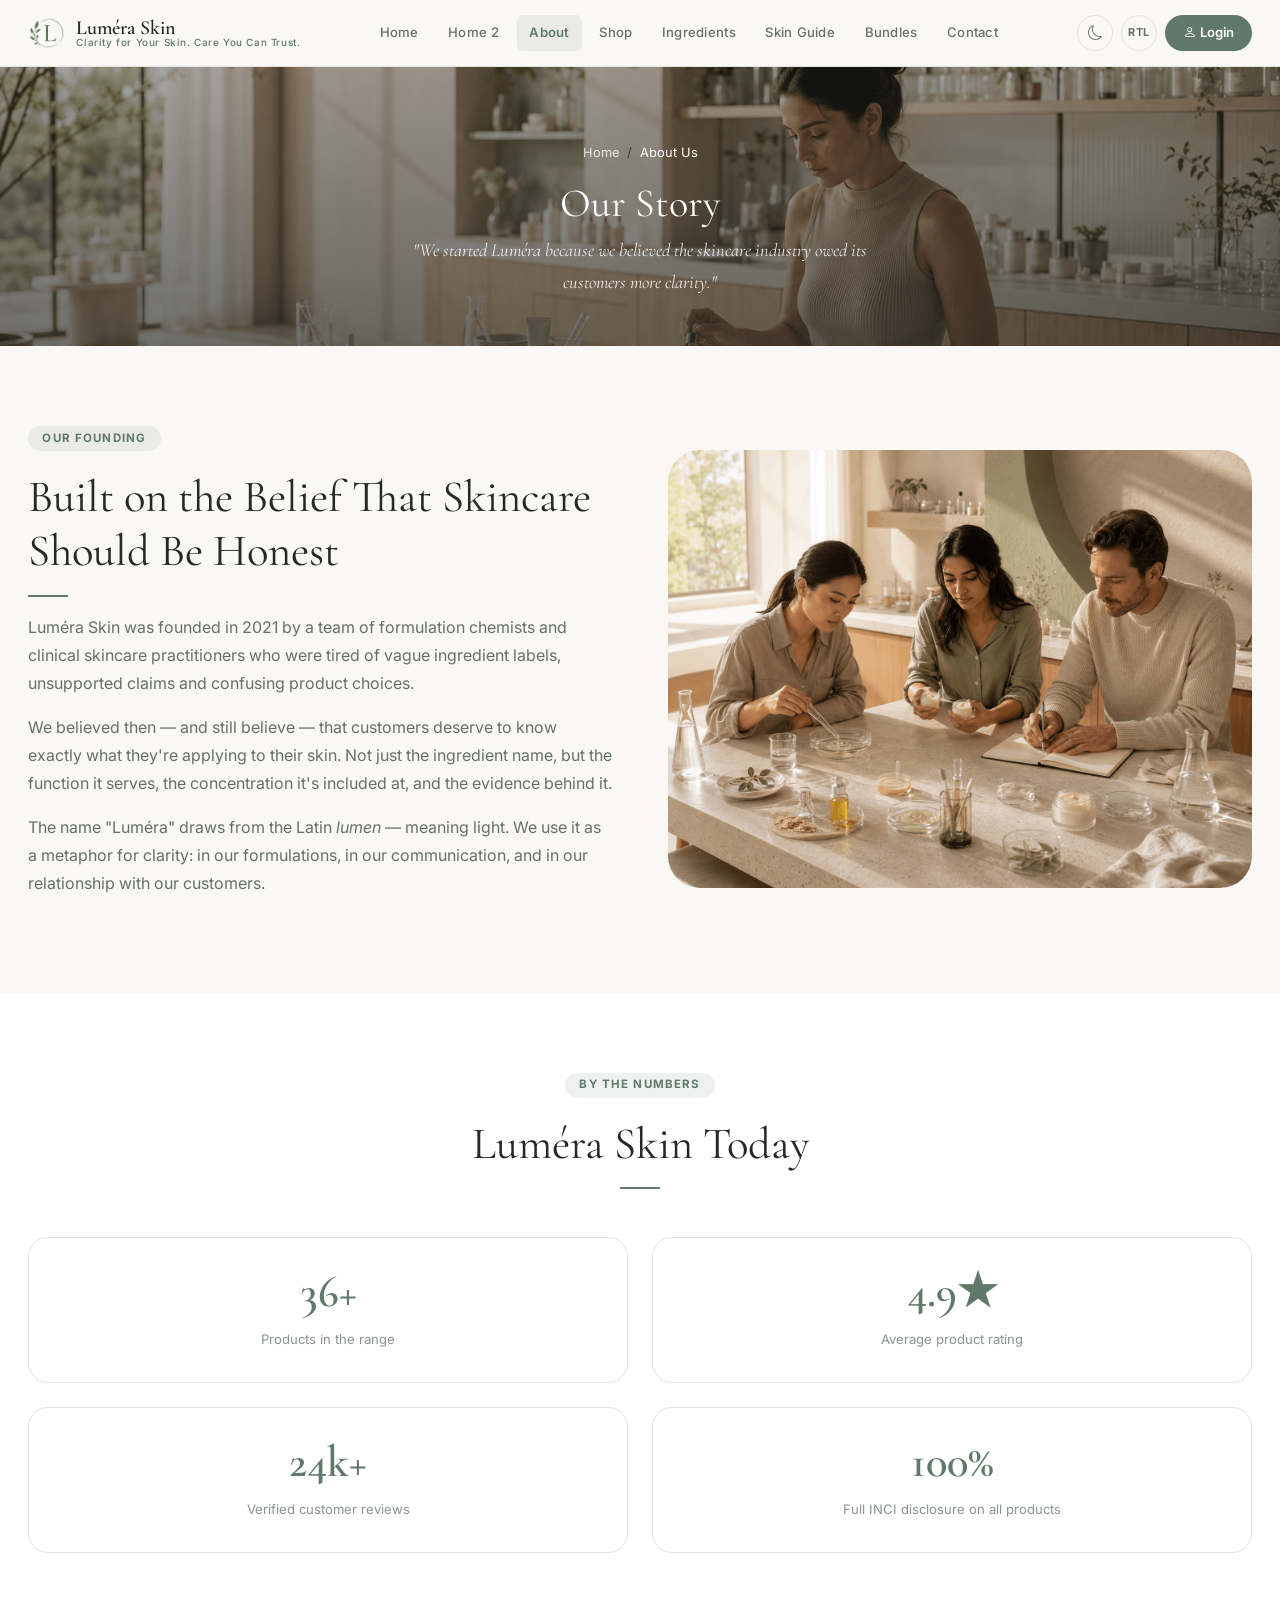
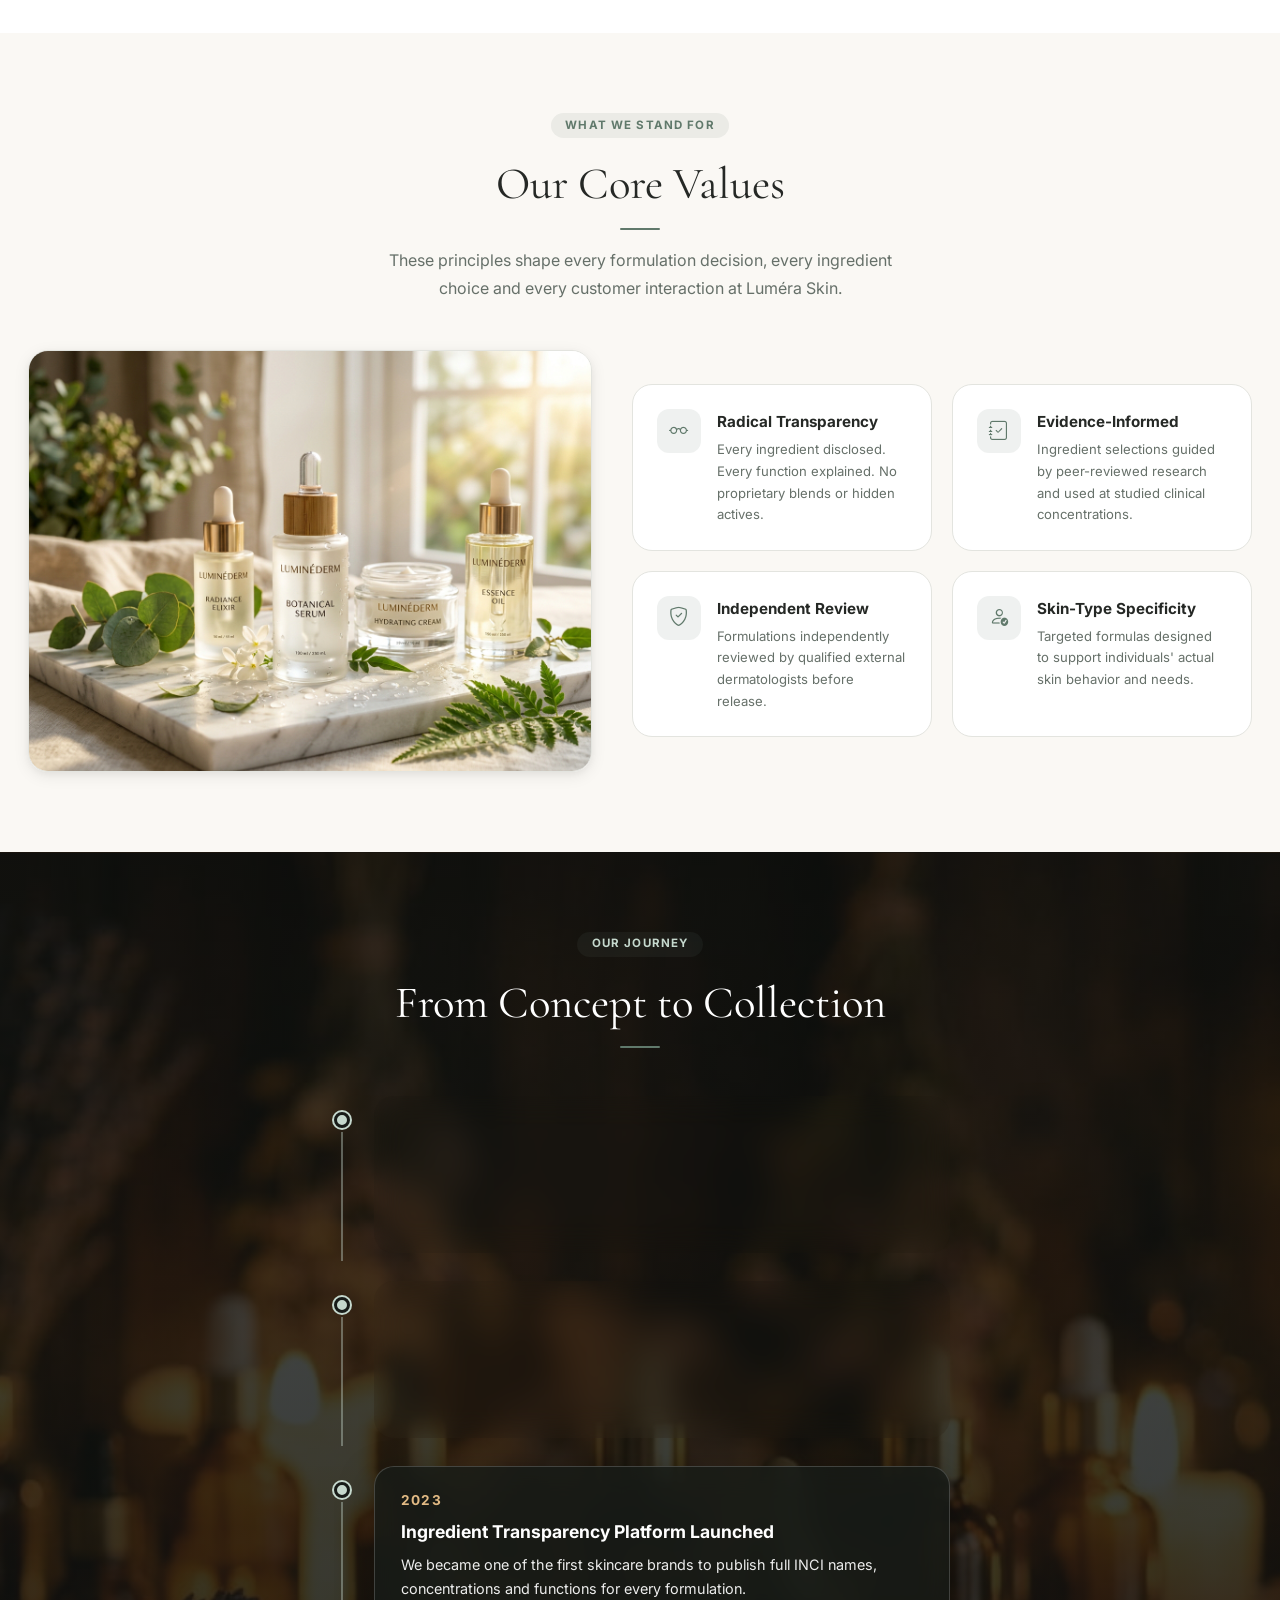
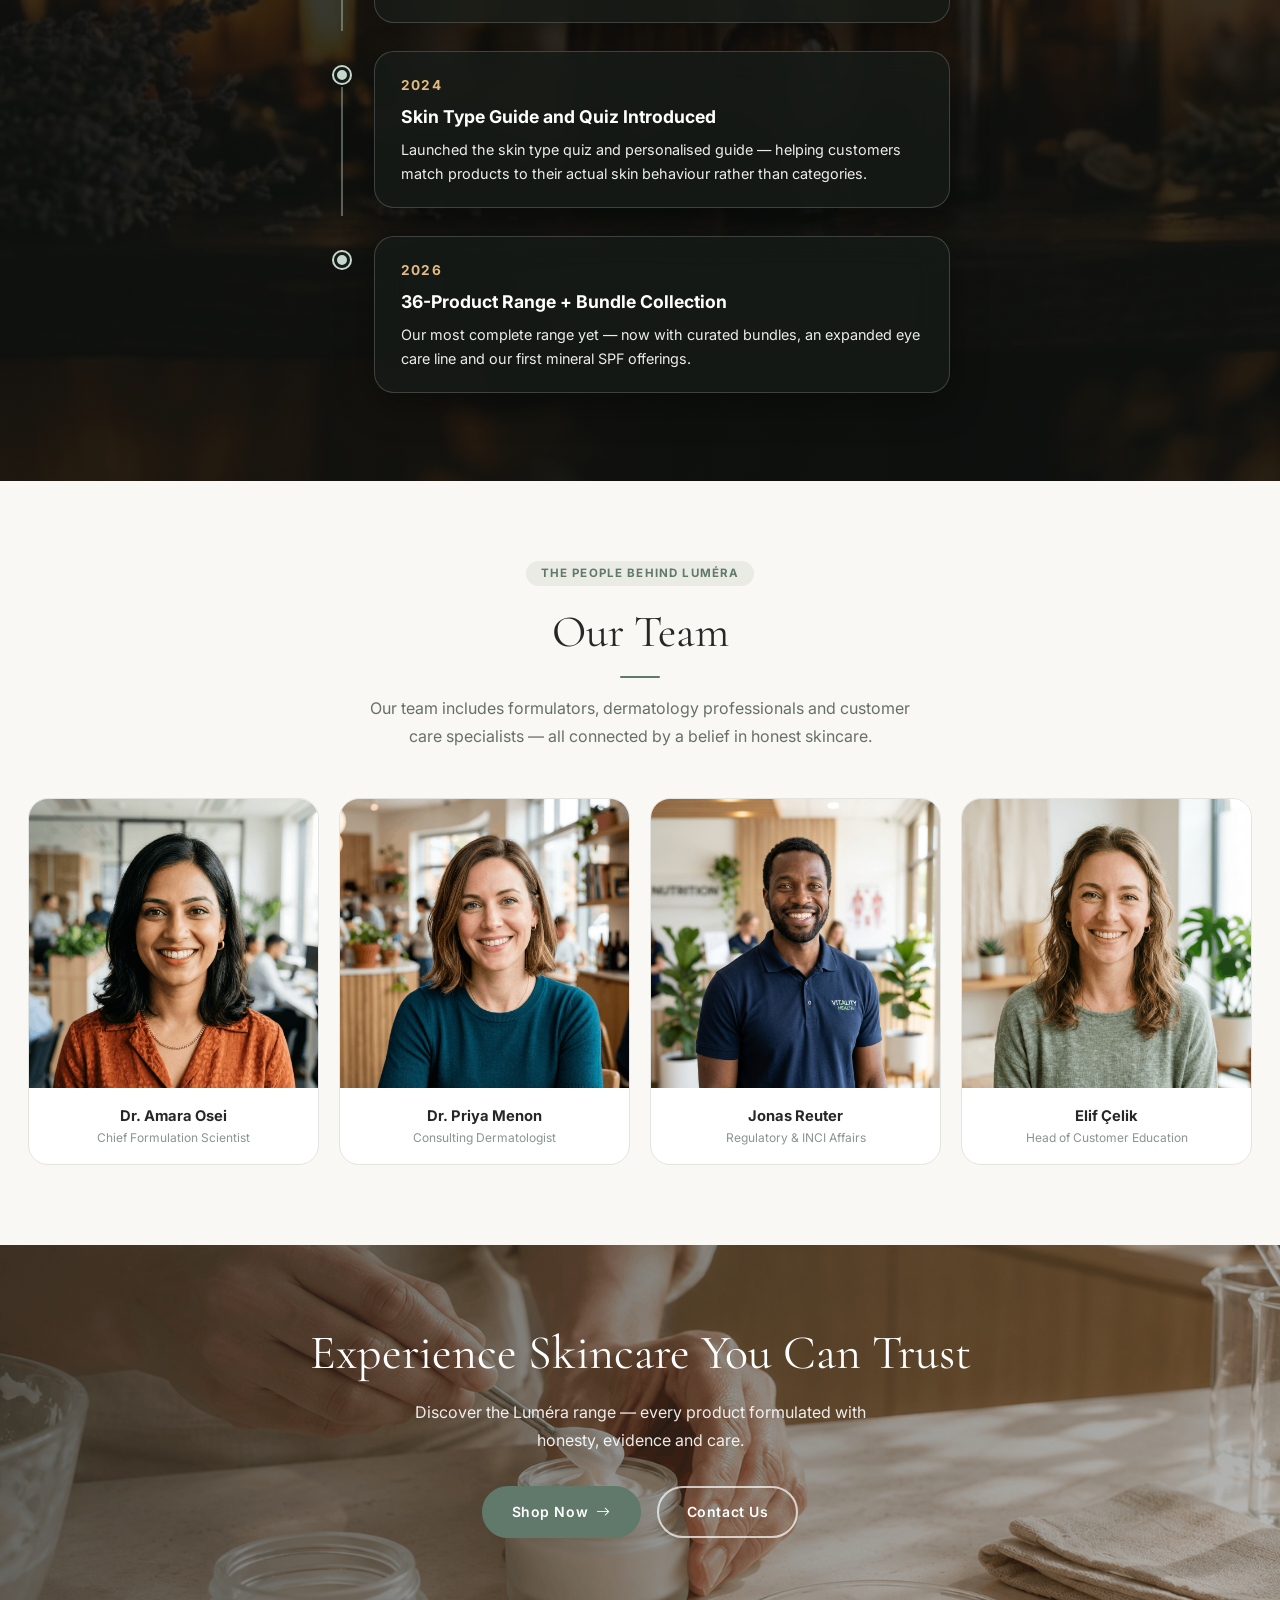
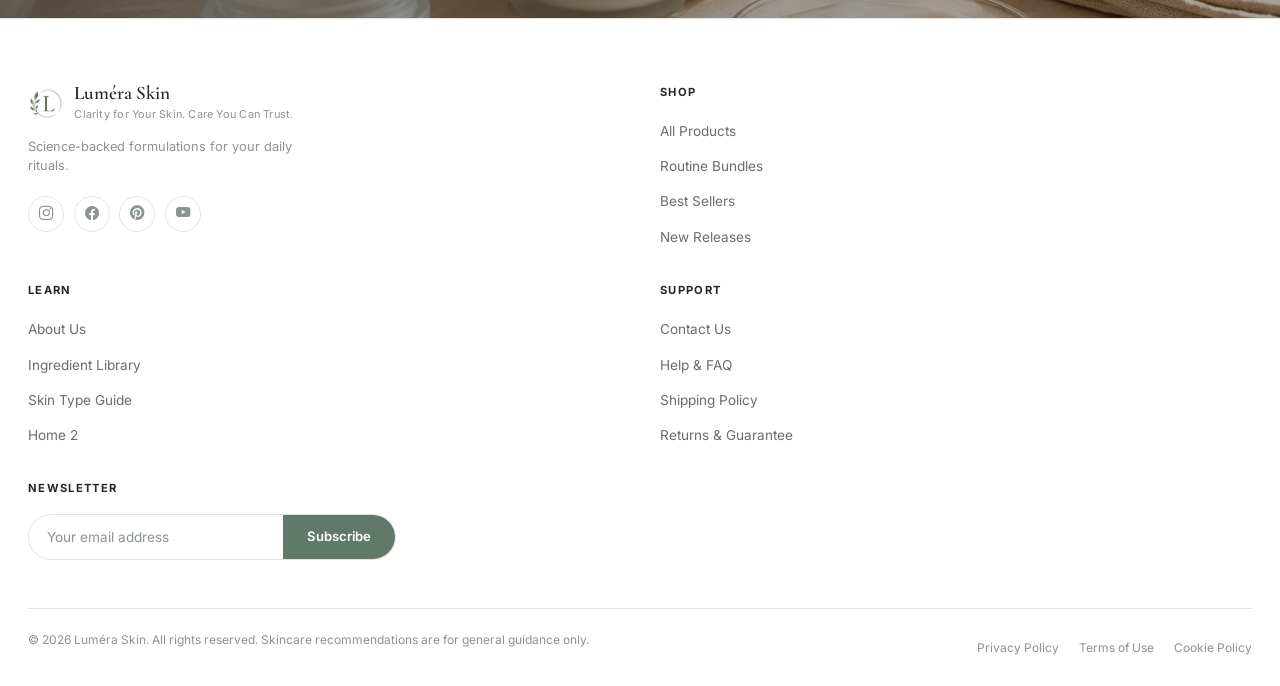
<file: about.html>
<!DOCTYPE html>
<html lang="en" dir="ltr" data-theme="light">

<head>
  <meta charset="UTF-8">
  <meta name="viewport" content="width=device-width, initial-scale=1.0">
  <title>About Luméra Skin — Our Philosophy & Story</title>
  <meta name="description"
    content="Learn about Luméra Skin — our founding philosophy, ingredient commitments, and what drives our belief in science-informed, transparent skincare.">
  <!-- Favicon / Browser Icon -->
  <link rel="icon" type="image/png" href="assets/images/logo.png">
  <link rel="apple-touch-icon" href="assets/images/logo.png">
  <link rel="stylesheet" href="https://cdn.jsdelivr.net/npm/bootstrap@5.3.3/dist/css/bootstrap.min.css">
  <link rel="stylesheet" href="https://cdn.jsdelivr.net/npm/bootstrap-icons@1.11.3/font/bootstrap-icons.min.css">
  <link
    href="https://fonts.googleapis.com/css2?family=Cormorant+Garamond:ital,wght@0,300;0,400;0,500;0,600;1,300;1,400&family=Inter:wght@300;400;500;600;700&display=swap"
    rel="stylesheet">
  <link rel="stylesheet" href="css/main.css">
  <link rel="stylesheet" href="css/header.css">
  <link rel="stylesheet" href="css/footer.css">
  <link rel="stylesheet" href="css/forms.css">
  <link rel="stylesheet" href="css/dark-theme.css">
  <link rel="stylesheet" href="css/rtl.css">
  <link rel="stylesheet" href="css/desktop.css">
  <link rel="stylesheet" href="css/tablet.css">
  <link rel="stylesheet" href="css/mobile.css">
  <style>
    /* Story split */
    .about-split {
      display: grid;
      grid-template-columns: 1fr 1fr;
      gap: 3.5rem;
      align-items: center;
    }

    @media(max-width:768px) {
      .about-split {
        grid-template-columns: 1fr;
        gap: 2rem;
      }
    }

    [dir="rtl"] .about-split {
      direction: rtl;
    }

    .about-split-img {
      border-radius: var(--radius-xl);
      overflow: hidden;
      aspect-ratio: 4/3;
    }

    .about-split-img img {
      width: 100%;
      height: 100%;
      object-fit: cover;
    }

    /* Stats */
    .about-stats-grid {
      display: grid;
      grid-template-columns: repeat(4, 1fr);
      gap: 1.25rem;
      margin-top: 2rem;
    }

    @media(max-width:768px) {
      .about-stats-grid {
        grid-template-columns: repeat(2, 1fr);
      }
    }

    .stat-card {
      background: var(--bg-card);
      border: 1px solid var(--border-color);
      border-radius: var(--radius-lg);
      padding: 2rem 1.25rem;
      text-align: center;
      transition: all var(--transition-base);
    }

    .stat-card:hover {
      transform: translateY(-4px);
      box-shadow: var(--shadow-card-hover);
    }

    .stat-number {
      font-family: var(--font-display);
      font-size: 2.8rem;
      font-weight: 600;
      color: var(--color-primary);
      line-height: 1;
      margin-bottom: 0.85rem;
    }

    .stat-label {
      font-size: 0.82rem;
      color: var(--text-muted);
    }

    /* Values — Split Layout */
    .values-wrapper {
      display: grid;
      grid-template-columns: 1fr 1.1fr;
      gap: 2.5rem;
      align-items: center;
    }

    @media (max-width: 991px) {
      .values-wrapper {
        grid-template-columns: 1fr;
        gap: 2rem;
      }
    }

    .values-left-img {
      border-radius: var(--radius-lg);
      overflow: hidden;
      border: 1px solid var(--border-color);
      box-shadow: var(--shadow-md);
      height: 100%;
      min-height: 420px;
    }

    .values-left-img img {
      width: 100%;
      height: 100%;
      object-fit: cover;
      display: block;
    }

    .values-right-grid {
      display: grid;
      grid-template-columns: repeat(2, 1fr);
      gap: 1.25rem;
    }

    @media (max-width: 576px) {
      .values-right-grid {
        grid-template-columns: 1fr;
      }
    }

    .value-card {
      display: flex;
      gap: 1rem;
      align-items: flex-start;
      background: var(--bg-card);
      border: 1px solid var(--border-color);
      border-radius: var(--radius-lg);
      padding: 1.5rem;
      transition: all var(--transition-base);
    }

    .value-card:hover {
      transform: translateX(4px);
      border-color: rgba(96, 121, 107, .3);
    }

    [dir="rtl"] .value-card:hover {
      transform: translateX(-4px);
    }

    .value-icon {
      width: 44px;
      height: 44px;
      background: rgba(96, 121, 107, .1);
      border-radius: var(--radius-md);
      display: flex;
      align-items: center;
      justify-content: center;
      font-size: 1.2rem;
      color: var(--color-primary);
      flex-shrink: 0;
    }

    .value-title {
      font-size: 0.95rem;
      font-weight: 700;
      color: var(--text-heading);
      margin-bottom: 0.3rem;
    }

    .value-desc {
      font-size: 0.82rem;
      color: var(--text-body);
      line-height: 1.65;
    }

    /* Timeline with Background Image */
    #timeline {
      position: relative;
      background-image: url('assets/images/our-journey-bg.jpg');
      background-size: cover;
      background-position: center;
      background-attachment: scroll;
      color: #ffffff;
      overflow: hidden;
    }

    #timeline::before {
      content: '';
      position: absolute;
      inset: 0;
      background: linear-gradient(180deg, rgba(15, 18, 16, 0.75) 0%, rgba(15, 18, 16, 0.88) 100%);
      z-index: 1;
    }

    #timeline .container-brand {
      position: relative;
      z-index: 2;
    }

    #timeline .section-label {
      color: #c5d8cd !important;
    }

    #timeline h2 {
      color: #ffffff !important;
    }

    .timeline {
      display: flex;
      flex-direction: column;
      gap: 1.25rem;
    }

    .timeline-item {
      display: flex;
      gap: 1.25rem;
      align-items: stretch;
      position: relative;
    }

    .timeline-left {
      display: flex;
      flex-direction: column;
      align-items: center;
      flex-shrink: 0;
      width: 24px;
    }

    .timeline-dot {
      width: 16px;
      height: 16px;
      border-radius: 50%;
      background: #c5d8cd;
      border: 3px solid #171b18;
      box-shadow: 0 0 0 2px #c5d8cd;
      flex-shrink: 0;
      margin-top: 1rem;
      z-index: 2;
    }

    .timeline-line {
      flex: 1;
      width: 2px;
      background: #c5d8cd;
      opacity: 0.4;
      margin-top: 4px;
    }

    .timeline-content {
      flex: 1;
      padding-bottom: 0.5rem;
    }

    .timeline-card {
      background: rgba(23, 27, 24, 0.78);
      backdrop-filter: blur(16px);
      -webkit-backdrop-filter: blur(16px);
      border: 1px solid rgba(255, 255, 255, 0.18);
      border-radius: var(--radius-lg);
      padding: 1.35rem 1.6rem;
      box-shadow: 0 12px 36px rgba(0, 0, 0, 0.35);
      transition: all var(--transition-base);
    }

    .timeline-card:hover {
      transform: translateY(-2px);
      border-color: rgba(255, 255, 255, 0.35);
      background: rgba(30, 35, 31, 0.88);
      box-shadow: 0 16px 44px rgba(0, 0, 0, 0.5);
    }

    .timeline-year {
      font-size: 0.85rem;
      font-weight: 700;
      letter-spacing: 0.1em;
      text-transform: uppercase;
      color: #e2ba84;
      margin-bottom: 0.35rem;
    }

    .timeline-event {
      font-size: 1.1rem;
      font-weight: 700;
      color: #ffffff;
      margin-bottom: 0.45rem;
    }

    .timeline-detail {
      font-size: 0.9rem;
      color: rgba(255, 255, 255, 0.92);
      line-height: 1.65;
    }

    /* Team grid */
    .team-grid {
      display: grid;
      grid-template-columns: repeat(4, 1fr);
      gap: 1.25rem;
    }

    @media(max-width:991px) {
      .team-grid {
        grid-template-columns: repeat(2, 1fr);
      }
    }

    @media(max-width:576px) {
      .team-grid {
        grid-template-columns: 1fr 1fr;
      }
    }

    .team-card {
      background: var(--bg-card);
      border: 1px solid var(--border-color);
      border-radius: var(--radius-lg);
      overflow: hidden;
      transition: all var(--transition-base);
      text-align: center;
    }

    .team-card:hover {
      transform: translateY(-4px);
      box-shadow: var(--shadow-card-hover);
    }

    .team-avatar {
      width: 100%;
      aspect-ratio: 1/1;
      overflow: hidden;
      background: var(--bg-secondary);
    }

    .team-avatar img {
      width: 100%;
      height: 100%;
      object-fit: cover;
      object-position: center 20%;
      transition: transform 400ms ease;
    }

    .team-card:hover .team-avatar img {
      transform: scale(1.06);
    }

    .team-info {
      padding: 1rem;
    }

    .team-name {
      font-size: 0.92rem;
      font-weight: 700;
      color: var(--text-heading);
    }

    .team-role {
      font-size: 0.75rem;
      color: var(--text-muted);
    }
  </style>
</head>

<body>
  <!-- NAVBAR -->
  <nav class="lumera-navbar" id="mainNavbar">
    <div class="navbar-inner">
      <a href="index.html" class="navbar-brand-wrap">
        <div class="navbar-logo"><img src="assets/images/logo.png" alt="Luméra Skin Logo"></div>
        <div class="navbar-brand-text"><span class="navbar-brand-name">Luméra Skin</span><span
            class="navbar-brand-tagline">Clarity for Your Skin. Care You Can Trust.</span></div>
      </a>
      <ul class="navbar-nav-center">
        <li><a href="index.html" class="nav-link">Home</a></li>
        <li><a href="home2.html" class="nav-link">Home 2</a></li>
        <li><a href="about.html" class="nav-link active">About</a></li>
        <li><a href="shop.html" class="nav-link">Shop</a></li>
        <li><a href="ingredients.html" class="nav-link">Ingredients</a></li>
        <li><a href="skin-type-guide.html" class="nav-link">Skin Guide</a></li>
        <li><a href="bundle-deals.html" class="nav-link">Bundles</a></li>
        <li><a href="contact.html" class="nav-link">Contact</a></li>
      </ul>
      <div class="navbar-utils"><button class="navbar-util-btn theme-toggle-btn" aria-label="Toggle dark mode"><i
            class="bi bi-moon theme-toggle-icon"></i></button><button
          class="navbar-util-btn navbar-rtl-btn rtl-toggle-btn">RTL</button><a href="login.html"
          class="btn-login-nav"><i class="bi bi-person"></i> Login</a><button class="navbar-mobile-toggle"
          id="navMobileToggle" aria-expanded="false"><i class="bi bi-list"></i></button></div>
    </div>
    <div class="navbar-mobile-menu" id="navMobileMenu"><a href="index.html" class="nav-link">Home</a><a
        href="home2.html" class="nav-link">Home 2</a><a href="about.html" class="nav-link active">About</a><a
        href="shop.html" class="nav-link">Shop</a><a href="ingredients.html" class="nav-link">Ingredients</a><a
        href="skin-type-guide.html" class="nav-link">Skin Guide</a><a href="bundle-deals.html"
        class="nav-link">Bundles</a><a href="contact.html" class="nav-link">Contact</a>
      <div class="mobile-utils"><button class="navbar-util-btn theme-toggle-btn"><i
            class="bi bi-moon theme-toggle-icon"></i></button><button
          class="navbar-util-btn navbar-rtl-btn rtl-toggle-btn">RTL</button><a href="login.html"
          class="btn-login-nav ms-auto"><i class="bi bi-person"></i> Login</a></div>
    </div>
  </nav>

  <!-- PAGE BANNER -->
  <div class="page-banner" style="background-image:url('assets/images/about-banner.png'); min-height:280px;">
    <div class="banner-overlay"></div>
    <div class="banner-content container-brand">
      <nav aria-label="breadcrumb">
        <ol class="breadcrumb" style="justify-content:center;">
          <li class="breadcrumb-item"><a href="index.html">Home</a></li>
          <li class="breadcrumb-item active">About Us</li>
        </ol>
      </nav>
      <h1 style="font-size:2.5rem; margin-bottom:0.4rem;">Our Story</h1>
      <p
        style="color:rgba(255,255,255,.85); max-width:520px; margin:0 auto; font-style:italic; font-family:var(--font-display); font-size:1.15rem;">
        "We started Luméra because we believed the skincare industry owed its customers more clarity."</p>
    </div>
  </div>

  <!-- SECTION 1: FOUNDING STORY -->
  <section class="section-py" id="story">
    <div class="container-brand">
      <div class="about-split">
        <div class="fade-up">
          <span class="section-label">Our Founding</span>
          <h2>Built on the Belief That Skincare Should Be Honest</h2>
          <div class="brand-divider"></div>
          <p>Luméra Skin was founded in 2021 by a team of formulation chemists and clinical skincare practitioners who
            were tired of vague ingredient labels, unsupported claims and confusing product choices.</p>
          <p class="mt-3">We believed then — and still believe — that customers deserve to know exactly what they're
            applying to their skin. Not just the ingredient name, but the function it serves, the concentration it's
            included at, and the evidence behind it.</p>
          <p class="mt-3">The name "Luméra" draws from the Latin <em>lumen</em> — meaning light. We use it as a metaphor
            for clarity: in our formulations, in our communication, and in our relationship with our customers.</p>
        </div>
        <div class="about-split-img fade-up" style="transition-delay:120ms">
          <img src="assets/images/our_funding.png"
            alt="Luméra Skin founders reviewing formulations in a clean laboratory setting" loading="lazy">
        </div>
      </div>
    </div>
  </section>

  <!-- SECTION 2: BRAND STATS -->
  <section class="section-py section-bg" id="impact">
    <div class="container-brand">
      <div class="section-header text-center fade-up">
        <span class="section-label">By the Numbers</span>
        <h2>Luméra Skin Today</h2>
        <div class="brand-divider center"></div>
      </div>
      <div class="about-stats-grid">
        <div class="stat-card fade-up" style="transition-delay:0ms">
          <div class="stat-number">36+</div>
          <div class="stat-label">Products in the range</div>
        </div>
        <div class="stat-card fade-up" style="transition-delay:80ms">
          <div class="stat-number">4.9★</div>
          <div class="stat-label">Average product rating</div>
        </div>
        <div class="stat-card fade-up" style="transition-delay:160ms">
          <div class="stat-number">24k+</div>
          <div class="stat-label">Verified customer reviews</div>
        </div>
        <div class="stat-card fade-up" style="transition-delay:240ms">
          <div class="stat-number">100%</div>
          <div class="stat-label">Full INCI disclosure on all products</div>
        </div>
      </div>
    </div>
  </section>

  <!-- SECTION 3: VALUES -->
  <section class="section-py" id="values">
    <div class="container-brand">
      <div class="section-header text-center fade-up">
        <span class="section-label">What We Stand For</span>
        <h2>Our Core Values</h2>
        <div class="brand-divider center"></div>
        <p>These principles shape every formulation decision, every ingredient choice and every customer interaction at
          Luméra Skin.</p>
      </div>
      <div class="values-wrapper">
        <div class="values-left-img fade-up">
          <img src="assets/images/what-we-stand-for.jpg"
            alt="What We Stand For — Luméra Skin Brand Values & Scientific Transparency" loading="lazy">
        </div>
        <div class="values-right-grid">
          <div class="value-card fade-up" style="transition-delay:0ms">
            <div class="value-icon"><i class="bi bi-eyeglasses"></i></div>
            <div>
              <div class="value-title">Radical Transparency</div>
              <div class="value-desc">Every ingredient disclosed. Every function explained. No proprietary blends or hidden actives.</div>
            </div>
          </div>
          <div class="value-card fade-up" style="transition-delay:80ms">
            <div class="value-icon"><i class="bi bi-journal-check"></i></div>
            <div>
              <div class="value-title">Evidence-Informed</div>
              <div class="value-desc">Ingredient selections guided by peer-reviewed research and used at studied clinical concentrations.</div>
            </div>
          </div>
          <div class="value-card fade-up" style="transition-delay:160ms">
            <div class="value-icon"><i class="bi bi-shield-check"></i></div>
            <div>
              <div class="value-title">Independent Review</div>
              <div class="value-desc">Formulations independently reviewed by qualified external dermatologists before release.</div>
            </div>
          </div>
          <div class="value-card fade-up" style="transition-delay:240ms">
            <div class="value-icon"><i class="bi bi-person-check"></i></div>
            <div>
              <div class="value-title">Skin-Type Specificity</div>
              <div class="value-desc">Targeted formulas designed to support individuals' actual skin behavior and needs.</div>
            </div>
          </div>
        </div>
      </div>
    </div>
  </section>

  <!-- SECTION 4: JOURNEY / TIMELINE -->
  <section class="section-py" id="timeline">
    <div class="container-brand">
      <div class="section-header text-center fade-up">
        <span class="section-label">Our Journey</span>
        <h2>From Concept to Collection</h2>
        <div class="brand-divider center"></div>
      </div>
      <div style="max-width:620px; margin:0 auto;">
        <div class="timeline">
          <div class="timeline-item fade-up">
            <div class="timeline-left">
              <div class="timeline-dot"></div>
              <div class="timeline-line"></div>
            </div>
            <div class="timeline-content">
              <div class="timeline-card">
                <div class="timeline-year">2021</div>
                <div class="timeline-event">Luméra Skin Founded</div>
                <div class="timeline-detail">Started by a team of formulators, dermatologists and ingredient scientists with a shared belief in transparency.</div>
              </div>
            </div>
          </div>
          <div class="timeline-item fade-up" style="transition-delay:80ms">
            <div class="timeline-left">
              <div class="timeline-dot"></div>
              <div class="timeline-line"></div>
            </div>
            <div class="timeline-content">
              <div class="timeline-card">
                <div class="timeline-year">2022</div>
                <div class="timeline-event">Core Serum Range Launched</div>
                <div class="timeline-detail">Our Hyaluronic Acid, Niacinamide and Vitamin C serums became the foundation of the range — all receiving independent dermatological review.</div>
              </div>
            </div>
          </div>
          <div class="timeline-item fade-up" style="transition-delay:160ms">
            <div class="timeline-left">
              <div class="timeline-dot"></div>
              <div class="timeline-line"></div>
            </div>
            <div class="timeline-content">
              <div class="timeline-card">
                <div class="timeline-year">2023</div>
                <div class="timeline-event">Ingredient Transparency Platform Launched</div>
                <div class="timeline-detail">We became one of the first skincare brands to publish full INCI names, concentrations and functions for every formulation.</div>
              </div>
            </div>
          </div>
          <div class="timeline-item fade-up" style="transition-delay:240ms">
            <div class="timeline-left">
              <div class="timeline-dot"></div>
              <div class="timeline-line"></div>
            </div>
            <div class="timeline-content">
              <div class="timeline-card">
                <div class="timeline-year">2024</div>
                <div class="timeline-event">Skin Type Guide and Quiz Introduced</div>
                <div class="timeline-detail">Launched the skin type quiz and personalised guide — helping customers match products to their actual skin behaviour rather than categories.</div>
              </div>
            </div>
          </div>
          <div class="timeline-item fade-up" style="transition-delay:320ms">
            <div class="timeline-left">
              <div class="timeline-dot"></div>
            </div>
            <div class="timeline-content">
              <div class="timeline-card">
                <div class="timeline-year">2026</div>
                <div class="timeline-event">36-Product Range + Bundle Collection</div>
                <div class="timeline-detail">Our most complete range yet — now with curated bundles, an expanded eye care line and our first mineral SPF offerings.</div>
              </div>
            </div>
          </div>
        </div>
      </div>
    </div>
  </section>

  <!-- SECTION 5: TEAM -->
  <section class="section-py" id="team">
    <div class="container-brand">
      <div class="section-header text-center fade-up">
        <span class="section-label">The People Behind Luméra</span>
        <h2>Our Team</h2>
        <div class="brand-divider center"></div>
        <p>Our team includes formulators, dermatology professionals and customer care specialists — all connected by a
          belief in honest skincare.</p>
      </div>
      <div class="team-grid">
        <div class="team-card fade-up">
          <div class="team-avatar">
            <img src="assets/images/amara.png" alt="Dr. Amara Osei — Chief Formulation Scientist" loading="lazy">
          </div>
          <div class="team-info">
            <div class="team-name">Dr. Amara Osei</div>
            <div class="team-role">Chief Formulation Scientist</div>
          </div>
        </div>
        <div class="team-card fade-up" style="transition-delay:80ms">
          <div class="team-avatar">
            <img src="assets/images/sarah.png" alt="Dr. Priya Menon — Consulting Dermatologist" loading="lazy">
          </div>
          <div class="team-info">
            <div class="team-name">Dr. Priya Menon</div>
            <div class="team-role">Consulting Dermatologist</div>
          </div>
        </div>
        <div class="team-card fade-up" style="transition-delay:160ms">
          <div class="team-avatar">
            <img src="assets/images/james.png" alt="Jonas Reuter — Regulatory & INCI Affairs" loading="lazy">
          </div>
          <div class="team-info">
            <div class="team-name">Jonas Reuter</div>
            <div class="team-role">Regulatory & INCI Affairs</div>
          </div>
        </div>
        <div class="team-card fade-up" style="transition-delay:240ms">
          <div class="team-avatar">
            <img src="assets/images/female2.png" alt="Elif Çelik — Head of Customer Education" loading="lazy">
          </div>
          <div class="team-info">
            <div class="team-name">Elif Çelik</div>
            <div class="team-role">Head of Customer Education</div>
          </div>
        </div>
      </div>
    </div>
  </section>

  <!-- CTA -->
  <section class="cta-section" style="background-image:url('assets/images/about-cta.png');">
    <div class="overlay-dark"></div>
    <div class="cta-inner fade-up">
      <h2 style="font-size:clamp(1.8rem,4vw,3rem); margin-bottom:1rem;">Experience Skincare You Can Trust</h2>
      <p style="max-width:480px; margin:0 auto 2rem; opacity:.9;">Discover the Luméra range — every product formulated
        with honesty, evidence and care.</p>
      <div style="display:flex; gap:1rem; justify-content:center; flex-wrap:wrap;">
        <a href="shop.html" class="btn-primary-brand">Shop Now <i class="bi bi-arrow-right"></i></a>
        <a href="contact.html" class="btn-outline-brand"
          style="border-color:rgba(255,255,255,.7); color:#fff !important;">Contact Us</a>
      </div>
    </div>
  </section>

  <!-- FOOTER -->
  <!-- FOOTER -->
  <footer class="lumera-footer" aria-label="Site footer">
    <div class="container-brand">
      <div class="footer-grid">
        <!-- Brand -->
        <div class="footer-brand-col">
          <a href="index.html" class="footer-logo-wrap" aria-label="Luméra Skin Home">
            <div class="footer-logo" aria-hidden="true">
              <img src="assets/images/logo.png" alt="Luméra Skin Logo">
            </div>
            <div class="footer-brand-text">
              <span class="footer-brand-name">Luméra Skin</span>
              <span class="footer-brand-tagline">Clarity for Your Skin. Care You Can Trust.</span>
            </div>
          </a>
          <p class="footer-tagline">Science-backed formulations for your daily rituals.</p>
          <div class="footer-social" aria-label="Social media links">
            <a href="#" class="social-icon-btn" aria-label="Instagram"><i class="bi bi-instagram"></i></a>
            <a href="#" class="social-icon-btn" aria-label="Facebook"><i class="bi bi-facebook"></i></a>
            <a href="#" class="social-icon-btn" aria-label="Pinterest"><i class="bi bi-pinterest"></i></a>
            <a href="#" class="social-icon-btn" aria-label="YouTube"><i class="bi bi-youtube"></i></a>
          </div>
        </div>
        <!-- Shop -->
        <div>
          <span class="footer-col-title">Shop</span>
          <ul class="footer-nav-list">
            <li><a href="shop.html">All Products</a></li>
            <li><a href="bundle-deals.html">Routine Bundles</a></li>
            <li><a href="shop.html?category=serums">Best Sellers</a></li>
            <li><a href="shop.html?sort=newest">New Releases</a></li>
          </ul>
        </div>
        <!-- Learn -->
        <div>
          <span class="footer-col-title">Learn</span>
          <ul class="footer-nav-list">
            <li><a href="about.html">About Us</a></li>
            <li><a href="ingredients.html">Ingredient Library</a></li>
            <li><a href="skin-type-guide.html">Skin Type Guide</a></li>
            <li><a href="home2.html">Home 2</a></li>
          </ul>
        </div>
        <!-- Support -->
        <div>
          <span class="footer-col-title">Support</span>
          <ul class="footer-nav-list">
            <li><a href="contact.html">Contact Us</a></li>
            <li><a href="contact.html#faq">Help & FAQ</a></li>
            <li><a href="contact.html#shipping">Shipping Policy</a></li>
            <li><a href="contact.html#returns">Returns & Guarantee</a></li>
          </ul>
        </div>
        <!-- Newsletter -->
        <div>
          <span class="footer-col-title">Newsletter</span>
          <form data-lumera-form aria-label="Newsletter signup">
            <div class="newsletter-input-wrap">
              <input type="email" class="input-brand" placeholder="Your email address" required>
              <button type="submit" class="newsletter-submit-btn">Subscribe</button>
            </div>
            <div class="form-success-msg mt-2" style="display:none;">Thank you for subscribing!</div>
          </form>
        </div>
      </div>
      <!-- Bottom Bar -->
      <div class="footer-bottom">
        <p class="footer-copyright">© 2026 Luméra Skin. All rights reserved. Skincare recommendations are for general guidance only.</p>
        <div class="footer-bottom-links">
          <a href="#">Privacy Policy</a>
          <a href="#">Terms of Use</a>
          <a href="#">Cookie Policy</a>
        </div>
      </div>
    </div>
  </footer>

  <script src="https://cdn.jsdelivr.net/npm/bootstrap@5.3.3/dist/js/bootstrap.bundle.min.js"></script>
  <script src="js/main.js"></script>
  <!-- Back to Top Button -->
  <button type="button" class="scroll-top-btn" id="scrollTopBtn" aria-label="Scroll to top" title="Scroll to top"><i class="bi bi-arrow-up"></i></button>
</body>

</html>
</file>
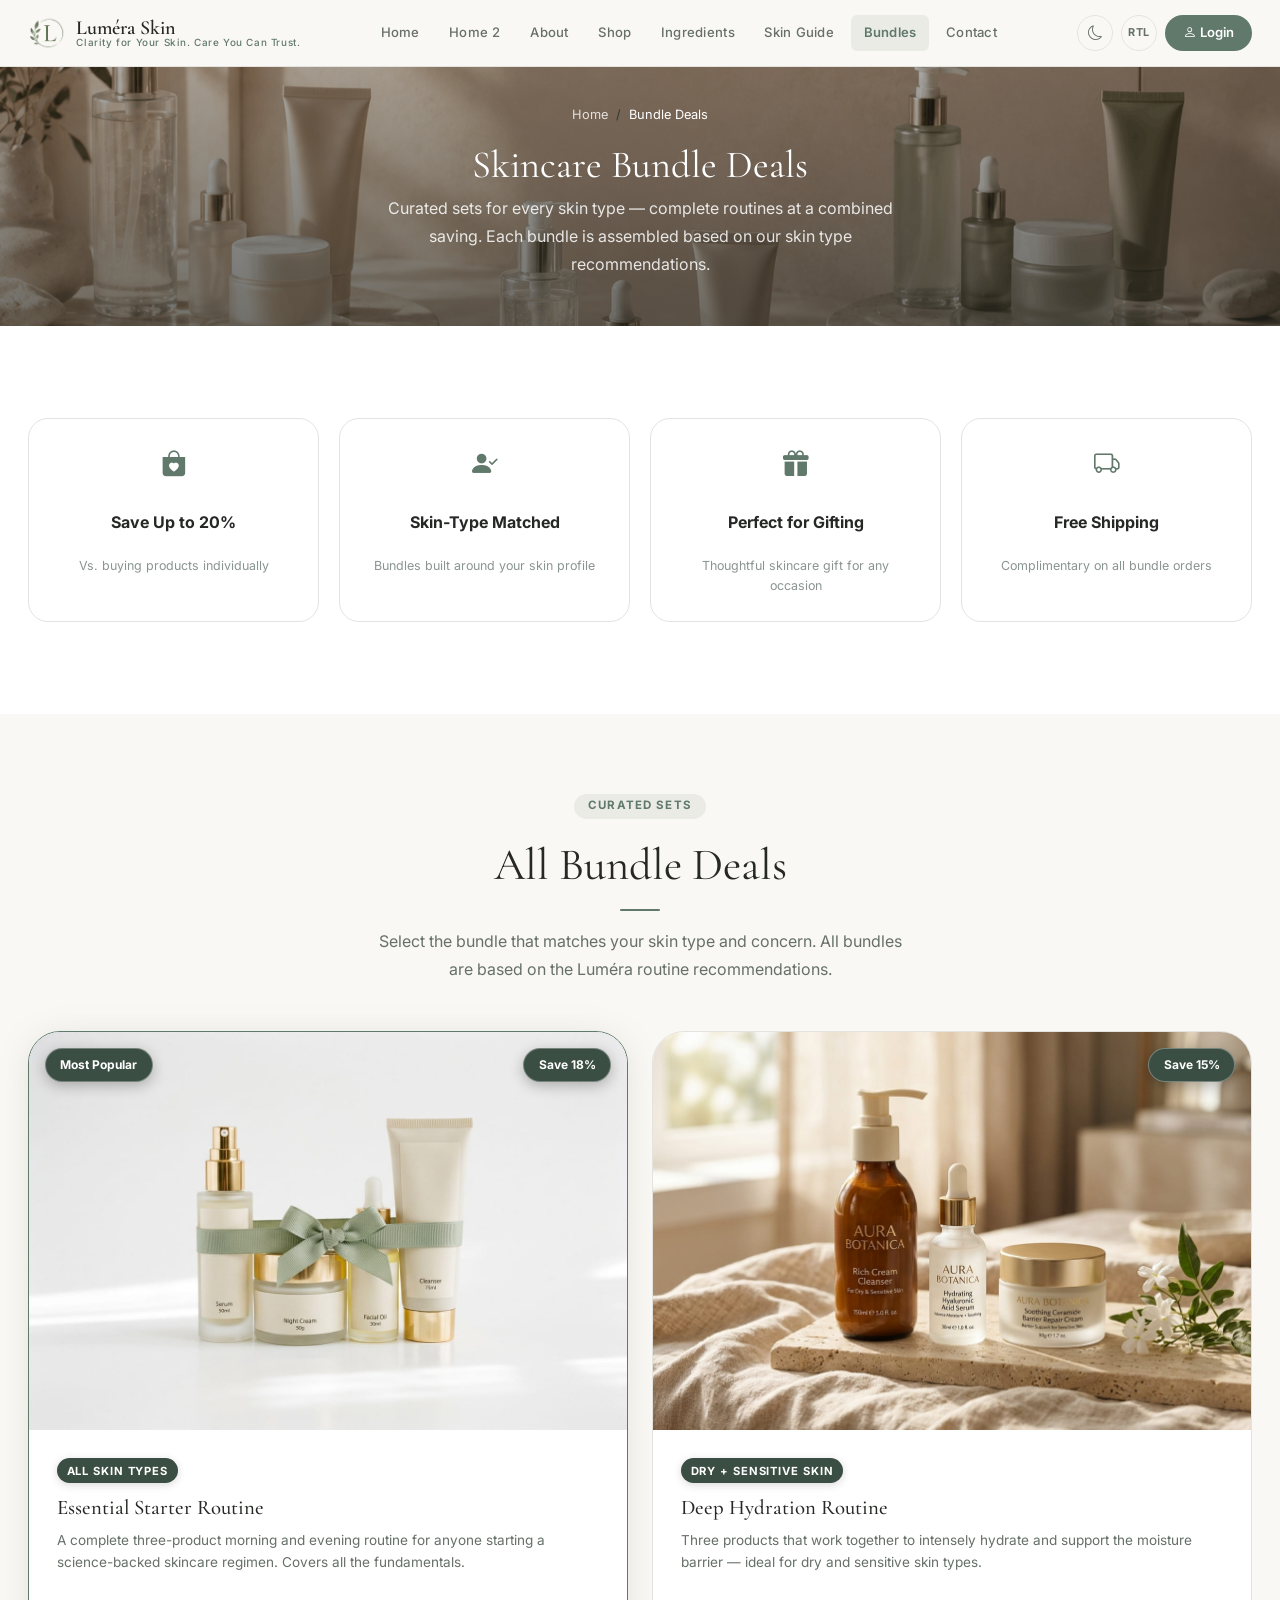
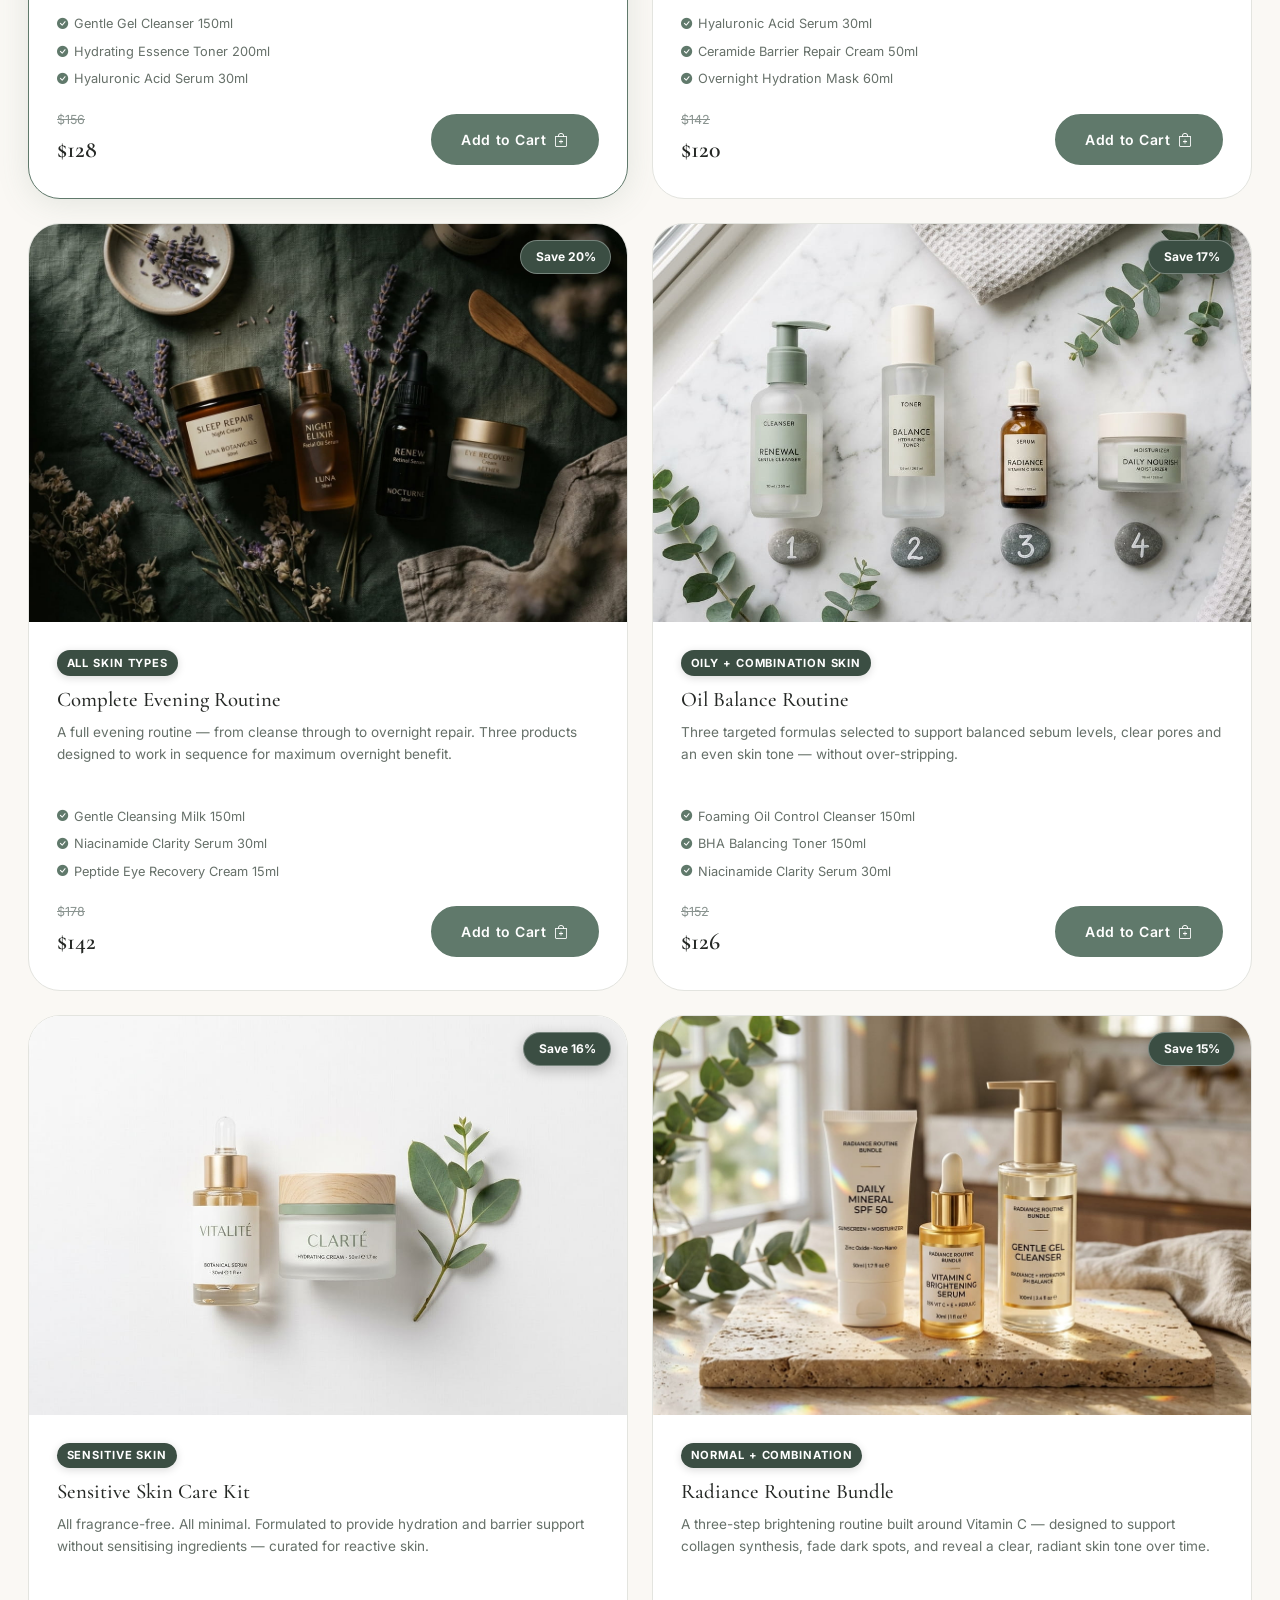
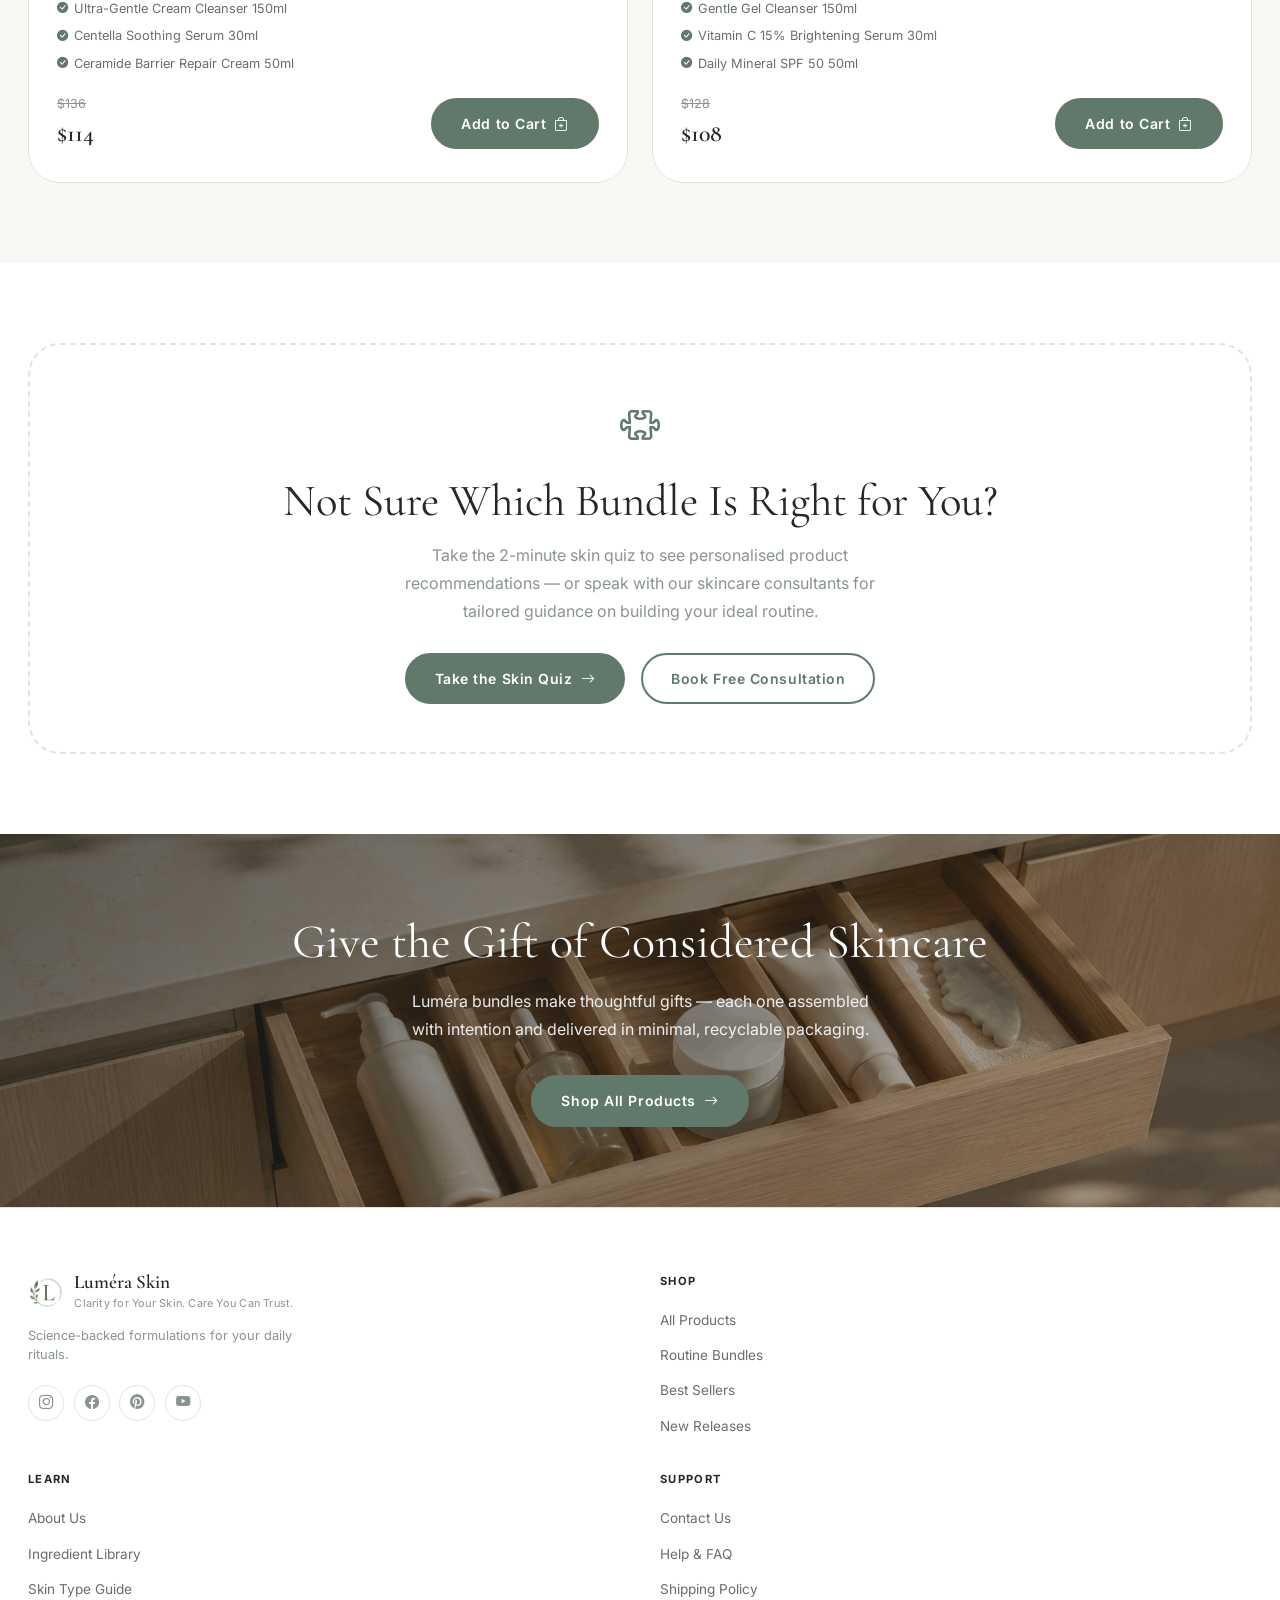
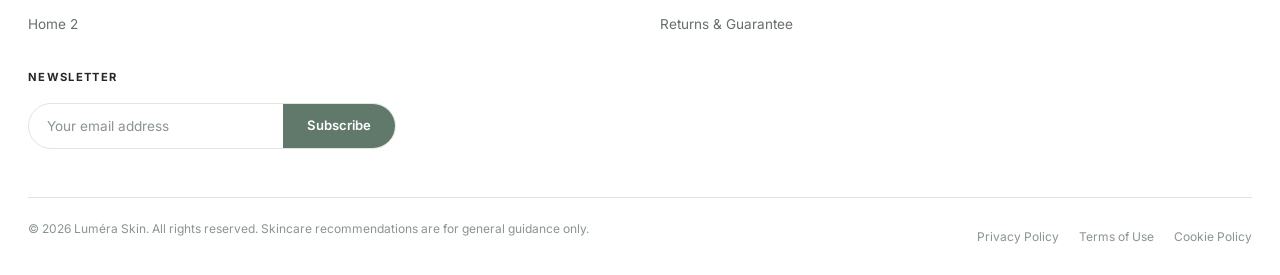
<file: bundle-deals.html>
<!DOCTYPE html>
<html lang="en" dir="ltr" data-theme="light">
<head>
  <meta charset="UTF-8">
  <meta name="viewport" content="width=device-width, initial-scale=1.0">
  <title>Skincare Bundle Deals — Luméra Skin</title>
  <meta name="description" content="Explore Luméra Skin's curated bundle deals — save on complete morning and evening routines. Designed for specific skin types and concerns.">
  <!-- Favicon / Browser Icon -->
  <link rel="icon" type="image/png" href="assets/images/logo.png">
  <link rel="apple-touch-icon" href="assets/images/logo.png">
  <link rel="stylesheet" href="https://cdn.jsdelivr.net/npm/bootstrap@5.3.3/dist/css/bootstrap.min.css">
  <link rel="stylesheet" href="https://cdn.jsdelivr.net/npm/bootstrap-icons@1.11.3/font/bootstrap-icons.min.css">
  <link href="https://fonts.googleapis.com/css2?family=Cormorant+Garamond:ital,wght@0,300;0,400;0,500;0,600;1,300;1,400&family=Inter:wght@300;400;500;600;700&display=swap" rel="stylesheet">
  <link rel="stylesheet" href="css/main.css">
  <link rel="stylesheet" href="css/header.css">
  <link rel="stylesheet" href="css/products.css">
  <link rel="stylesheet" href="css/footer.css">
  <link rel="stylesheet" href="css/forms.css">
  <link rel="stylesheet" href="css/dark-theme.css">
  <link rel="stylesheet" href="css/rtl.css">
  <link rel="stylesheet" href="css/desktop.css">
  <link rel="stylesheet" href="css/tablet.css">
  <link rel="stylesheet" href="css/mobile.css">
  <style>
    .bundles-grid {
      display: grid;
      grid-template-columns: repeat(3, 1fr);
      gap: 1.75rem;
    }
    @media(max-width:991px) { .bundles-grid { grid-template-columns: repeat(2,1fr); } }
    @media(max-width:576px) { .bundles-grid { grid-template-columns: 1fr; } }

    .bundle-card {
      background: var(--bg-card);
      border: 1px solid var(--border-color);
      border-radius: var(--radius-xl);
      overflow: hidden;
      transition: all var(--transition-base);
      display: flex; flex-direction: column;
    }
    .bundle-card:hover { transform: translateY(-6px); box-shadow: var(--shadow-card-hover); border-color: rgba(96,121,107,.3); }
    .bundle-card.featured { border-color: var(--color-primary); box-shadow: 0 4px 32px rgba(96,121,107,.15); }

    .bundle-img { position:relative; aspect-ratio:3/2; overflow:hidden; background:var(--bg-secondary); }
    .bundle-img img { width:100%; height:100%; object-fit:cover; transition: transform 400ms ease; }
    .bundle-card:hover .bundle-img img { transform: scale(1.05); }
    .bundle-savings-badge {
      position: absolute; top: 1rem; right: 1rem;
      background: #3B4E43 !important; color: #ffffff !important;
      padding: 0.38rem 0.9rem;
      border-radius: var(--radius-pill);
      font-size: 0.75rem; font-weight: 700;
      border: 1px solid rgba(255, 255, 255, 0.3);
      box-shadow: 0 4px 14px rgba(0, 0, 0, 0.25);
      z-index: 5;
    }
    .bundle-featured-badge {
      position: absolute; top: 1rem; left: 1rem;
      background: #3B4E43 !important; color: #ffffff !important;
      padding: 0.38rem 0.9rem;
      border-radius: var(--radius-pill);
      font-size: 0.75rem; font-weight: 700;
      border: 1px solid rgba(255, 255, 255, 0.3);
      box-shadow: 0 4px 14px rgba(0, 0, 0, 0.25);
      z-index: 5;
    }
    [dir="rtl"] .bundle-savings-badge { right:auto !important; left:1rem !important; }
    [dir="rtl"] .bundle-featured-badge { left:auto !important; right:1rem !important; }
    [dir="rtl"] .bundle-body { text-align:right !important; }
    [dir="rtl"] .bundle-product-item { flex-direction:row !important; text-align:right !important; }
    [dir="rtl"] .bundle-product-item i { margin-left:0.4rem !important; margin-right:0 !important; }
    [dir="rtl"] .bundle-footer { flex-direction:row-reverse !important; }

    .bundle-body { padding: 1.75rem; flex: 1; display:flex; flex-direction:column; }
    .bundle-skin-badge { display: inline-block; align-self: flex-start; width: fit-content; max-width: 100%; font-size: 0.7rem; font-weight: 700; letter-spacing: 0.08em; text-transform: uppercase; padding: 0.3em 0.85em; background: #3B4E43 !important; color: #ffffff !important; border-radius: var(--radius-pill); margin-bottom: 0.6rem; box-shadow: 0 2px 8px rgba(0,0,0,0.15); }
    [dir="rtl"] .bundle-skin-badge { align-self: flex-end; }
    .bundle-name { font-family: var(--font-display); font-size: 1.3rem; font-weight: 500; color: var(--text-heading); margin-bottom: 0.4rem; }
    .bundle-desc { font-size: 0.85rem; color: var(--text-body); margin-bottom: 1.1rem; line-height: 1.65; }
    .bundle-products { display: flex; flex-direction: column; gap: 0.4rem; margin-bottom: 1.25rem; }
    .bundle-product-item { display: flex; align-items: center; gap: 0.4rem; font-size: 0.8rem; color: var(--text-body); }
    .bundle-product-item i { color: var(--color-primary); font-size: 0.7rem; }
    .bundle-footer { display: flex; align-items: center; justify-content: space-between; margin-top: auto; }
    .bundle-price-wrap { display: flex; flex-direction: column; }
    .bundle-original-price { font-size: 0.78rem; color: var(--text-muted); text-decoration: line-through; }
    .bundle-current-price { font-family: var(--font-display); font-size: 1.5rem; font-weight: 600; color: var(--text-heading); }

    @media (max-width: 1366px) {
      .bundle-name {
        min-height: 1.4em;
        line-height: 1.4;
      }
      .bundle-desc {
        min-height: calc(1.65em * 3);
        line-height: 1.65;
        overflow-wrap: break-word;
      }
    }

    /* Value bar */
    .value-bar {
      display: flex;
      align-items: center;
      gap: 1rem;
      padding: 1rem 1.5rem;
      background: rgba(96,121,107,.06);
      border-radius: var(--radius-md);
      margin: 0.75rem 0;
    }
    .value-bar i { color: var(--color-primary); font-size: 1.1rem; flex-shrink: 0; }
    .value-bar p { margin: 0; font-size: 0.82rem; color: var(--text-body); }
    .value-prop-grid {
      display: grid;
      grid-template-columns: repeat(4, 1fr);
      gap: 1.25rem;
    }
    @media(max-width:768px) {
      .value-prop-grid { grid-template-columns: repeat(2, 1fr); }
    }
    @media(max-width:480px) {
      .value-prop-grid { grid-template-columns: 1fr; }
    }

    /* Build own bundle */
    .build-own-card {
      background: var(--bg-secondary);
      border: 2px dashed var(--border-color);
      border-radius: var(--radius-xl);
      padding: 3rem 2rem;
      text-align: center;
    }
  </style>
</head>
<body>
<!-- NAVBAR -->
<nav class="lumera-navbar" id="mainNavbar">
  <div class="navbar-inner">
    <a href="index.html" class="navbar-brand-wrap"><div class="navbar-logo"><img src="assets/images/logo.png" alt="Luméra Skin Logo"></div><div class="navbar-brand-text"><span class="navbar-brand-name">Luméra Skin</span><span class="navbar-brand-tagline">Clarity for Your Skin. Care You Can Trust.</span></div></a>
    <ul class="navbar-nav-center"><li><a href="index.html" class="nav-link">Home</a></li><li><a href="home2.html" class="nav-link">Home 2</a></li><li><a href="about.html" class="nav-link">About</a></li><li><a href="shop.html" class="nav-link">Shop</a></li><li><a href="ingredients.html" class="nav-link">Ingredients</a></li><li><a href="skin-type-guide.html" class="nav-link">Skin Guide</a></li><li><a href="bundle-deals.html" class="nav-link active">Bundles</a></li><li><a href="contact.html" class="nav-link">Contact</a></li></ul>
    <div class="navbar-utils"><button class="navbar-util-btn theme-toggle-btn" aria-label="Toggle dark mode"><i class="bi bi-moon theme-toggle-icon"></i></button><button class="navbar-util-btn navbar-rtl-btn rtl-toggle-btn">RTL</button><a href="login.html" class="btn-login-nav"><i class="bi bi-person"></i> Login</a><button class="navbar-mobile-toggle" id="navMobileToggle" aria-expanded="false"><i class="bi bi-list"></i></button></div>
  </div>
  <div class="navbar-mobile-menu" id="navMobileMenu"><a href="index.html" class="nav-link">Home</a><a href="home2.html" class="nav-link">Home 2</a><a href="about.html" class="nav-link">About</a><a href="shop.html" class="nav-link">Shop</a><a href="ingredients.html" class="nav-link">Ingredients</a><a href="skin-type-guide.html" class="nav-link">Skin Guide</a><a href="bundle-deals.html" class="nav-link active">Bundles</a><a href="contact.html" class="nav-link">Contact</a><div class="mobile-utils"><button class="navbar-util-btn theme-toggle-btn"><i class="bi bi-moon theme-toggle-icon"></i></button><button class="navbar-util-btn navbar-rtl-btn rtl-toggle-btn">RTL</button><a href="login.html" class="btn-login-nav ms-auto"><i class="bi bi-person"></i> Login</a></div></div>
</nav>

<!-- PAGE BANNER -->
<div class="page-banner" style="background-image:url('assets/images/bundle-banner.png'); min-height:260px;">
  <div class="banner-overlay"></div>
  <div class="banner-content container-brand">
    <nav aria-label="breadcrumb"><ol class="breadcrumb" style="justify-content:center;"><li class="breadcrumb-item"><a href="index.html">Home</a></li><li class="breadcrumb-item active">Bundle Deals</li></ol></nav>
    <h1 style="font-size:2.4rem; margin-bottom:0.4rem;">Skincare Bundle Deals</h1>
    <p style="color:rgba(255,255,255,.85); max-width:520px; margin:0 auto;">Curated sets for every skin type — complete routines at a combined saving. Each bundle is assembled based on our skin type recommendations.</p>
  </div>
</div>

<!-- SECTION 1: VALUE PROPOSITION -->
<section class="section-py section-bg" aria-label="Bundle value">
  <div class="container-brand">
    <div class="value-prop-grid">
      <div class="value-bar fade-up" style="transition-delay:0ms; flex-direction:column; padding:1.5rem; text-align:center; border-radius:var(--radius-lg); background:var(--bg-card); border:1px solid var(--border-color);">
        <i class="bi bi-bag-heart-fill" style="font-size:1.6rem; color:var(--color-primary); margin-bottom:0.5rem;"></i>
        <strong style="display:block; font-size:1rem; color:var(--text-heading); margin-bottom:0.25rem;">Save Up to 20%</strong>
        <span style="font-size:0.78rem; color:var(--text-muted);">Vs. buying products individually</span>
      </div>
      <div class="value-bar fade-up" style="transition-delay:80ms; flex-direction:column; padding:1.5rem; text-align:center; border-radius:var(--radius-lg); background:var(--bg-card); border:1px solid var(--border-color);">
        <i class="bi bi-person-check-fill" style="font-size:1.6rem; color:var(--color-primary); margin-bottom:0.5rem;"></i>
        <strong style="display:block; font-size:1rem; color:var(--text-heading); margin-bottom:0.25rem;">Skin-Type Matched</strong>
        <span style="font-size:0.78rem; color:var(--text-muted);">Bundles built around your skin profile</span>
      </div>
      <div class="value-bar fade-up" style="transition-delay:160ms; flex-direction:column; padding:1.5rem; text-align:center; border-radius:var(--radius-lg); background:var(--bg-card); border:1px solid var(--border-color);">
        <i class="bi bi-gift-fill" style="font-size:1.6rem; color:var(--color-primary); margin-bottom:0.5rem;"></i>
        <strong style="display:block; font-size:1rem; color:var(--text-heading); margin-bottom:0.25rem;">Perfect for Gifting</strong>
        <span style="font-size:0.78rem; color:var(--text-muted);">Thoughtful skincare gift for any occasion</span>
      </div>
      <div class="value-bar fade-up" style="transition-delay:240ms; flex-direction:column; padding:1.5rem; text-align:center; border-radius:var(--radius-lg); background:var(--bg-card); border:1px solid var(--border-color);">
        <i class="bi bi-truck" style="font-size:1.6rem; color:var(--color-primary); margin-bottom:0.5rem;"></i>
        <strong style="display:block; font-size:1rem; color:var(--text-heading); margin-bottom:0.25rem;">Free Shipping</strong>
        <span style="font-size:0.78rem; color:var(--text-muted);">Complimentary on all bundle orders</span>
      </div>
    </div>
  </div>
</section>

<!-- SECTION 2: ALL BUNDLES -->
<section class="section-py" id="all-bundles" aria-label="All bundle deals">
  <div class="container-brand">
    <div class="section-header text-center fade-up">
      <span class="section-label">Curated Sets</span>
      <h2>All Bundle Deals</h2>
      <div class="brand-divider center"></div>
      <p>Select the bundle that matches your skin type and concern. All bundles are based on the Luméra routine recommendations.</p>
    </div>
    <div class="bundles-grid">
      <!-- Bundle 1 -->
      <div class="bundle-card featured fade-up" style="transition-delay:0ms">
        <div class="bundle-img">
          <img src="assets/images/bundle-cta.jpg" alt="Essential Starter Routine Bundle" loading="lazy">
          <span class="bundle-savings-badge">Save 18%</span>
          <span class="bundle-featured-badge">Most Popular</span>
        </div>
        <div class="bundle-body">
          <span class="bundle-skin-badge">All Skin Types</span>
          <div class="bundle-name">Essential Starter Routine</div>
          <div class="bundle-desc">A complete three-product morning and evening routine for anyone starting a science-backed skincare regimen. Covers all the fundamentals.</div>
          <div class="bundle-products">
            <div class="bundle-product-item"><i class="bi bi-check-circle-fill"></i> Gentle Gel Cleanser 150ml</div>
            <div class="bundle-product-item"><i class="bi bi-check-circle-fill"></i> Hydrating Essence Toner 200ml</div>
            <div class="bundle-product-item"><i class="bi bi-check-circle-fill"></i> Hyaluronic Acid Serum 30ml</div>
          </div>
          <div class="bundle-footer">
            <div class="bundle-price-wrap">
              <span class="bundle-original-price">$156</span>
              <span class="bundle-current-price">$128</span>
            </div>
            <button class="btn-primary-brand" data-add-cart type="button">Add to Cart <i class="bi bi-bag-plus"></i></button>
          </div>
        </div>
      </div>
      <!-- Bundle 2 -->
      <div class="bundle-card fade-up" style="transition-delay:80ms">
        <div class="bundle-img">
          <img src="assets/images/hydration-routine-bundle.jpg" alt="Deep Hydration Routine Bundle" loading="lazy">
          <span class="bundle-savings-badge">Save 15%</span>
        </div>
        <div class="bundle-body">
          <span class="bundle-skin-badge">Dry + Sensitive Skin</span>
          <div class="bundle-name">Deep Hydration Routine</div>
          <div class="bundle-desc">Three products that work together to intensely hydrate and support the moisture barrier — ideal for dry and sensitive skin types.</div>
          <div class="bundle-products">
            <div class="bundle-product-item"><i class="bi bi-check-circle-fill"></i> Hyaluronic Acid Serum 30ml</div>
            <div class="bundle-product-item"><i class="bi bi-check-circle-fill"></i> Ceramide Barrier Repair Cream 50ml</div>
            <div class="bundle-product-item"><i class="bi bi-check-circle-fill"></i> Overnight Hydration Mask 60ml</div>
          </div>
          <div class="bundle-footer">
            <div class="bundle-price-wrap">
              <span class="bundle-original-price">$142</span>
              <span class="bundle-current-price">$120</span>
            </div>
            <button class="btn-primary-brand" data-add-cart type="button">Add to Cart <i class="bi bi-bag-plus"></i></button>
          </div>
        </div>
      </div>
      <!-- Bundle 3 -->
      <div class="bundle-card fade-up" style="transition-delay:160ms">
        <div class="bundle-img">
          <img src="assets/images/evening-routine.jpg" alt="Evening Routine Bundle" loading="lazy">
          <span class="bundle-savings-badge">Save 20%</span>
        </div>
        <div class="bundle-body">
          <span class="bundle-skin-badge">All Skin Types</span>
          <div class="bundle-name">Complete Evening Routine</div>
          <div class="bundle-desc">A full evening routine — from cleanse through to overnight repair. Three products designed to work in sequence for maximum overnight benefit.</div>
          <div class="bundle-products">
            <div class="bundle-product-item"><i class="bi bi-check-circle-fill"></i> Gentle Cleansing Milk 150ml</div>
            <div class="bundle-product-item"><i class="bi bi-check-circle-fill"></i> Niacinamide Clarity Serum 30ml</div>
            <div class="bundle-product-item"><i class="bi bi-check-circle-fill"></i> Peptide Eye Recovery Cream 15ml</div>
          </div>
          <div class="bundle-footer">
            <div class="bundle-price-wrap">
              <span class="bundle-original-price">$178</span>
              <span class="bundle-current-price">$142</span>
            </div>
            <button class="btn-primary-brand" data-add-cart type="button">Add to Cart <i class="bi bi-bag-plus"></i></button>
          </div>
        </div>
      </div>
      <!-- Bundle 4 -->
      <div class="bundle-card fade-up" style="transition-delay:0ms">
        <div class="bundle-img">
          <img src="assets/images/home2-hero.jpg" alt="Oily and Combination Skin Bundle" loading="lazy">
          <span class="bundle-savings-badge">Save 17%</span>
        </div>
        <div class="bundle-body">
          <span class="bundle-skin-badge">Oily + Combination Skin</span>
          <div class="bundle-name">Oil Balance Routine</div>
          <div class="bundle-desc">Three targeted formulas selected to support balanced sebum levels, clear pores and an even skin tone — without over-stripping.</div>
          <div class="bundle-products">
            <div class="bundle-product-item"><i class="bi bi-check-circle-fill"></i> Foaming Oil Control Cleanser 150ml</div>
            <div class="bundle-product-item"><i class="bi bi-check-circle-fill"></i> BHA Balancing Toner 150ml</div>
            <div class="bundle-product-item"><i class="bi bi-check-circle-fill"></i> Niacinamide Clarity Serum 30ml</div>
          </div>
          <div class="bundle-footer">
            <div class="bundle-price-wrap">
              <span class="bundle-original-price">$152</span>
              <span class="bundle-current-price">$126</span>
            </div>
            <button class="btn-primary-brand" data-add-cart type="button">Add to Cart <i class="bi bi-bag-plus"></i></button>
          </div>
        </div>
      </div>
      <!-- Bundle 5 -->
      <div class="bundle-card fade-up" style="transition-delay:80ms">
        <div class="bundle-img">
          <img src="assets/images/home1-hero.jpg" alt="Sensitive Skin Bundle" loading="lazy">
          <span class="bundle-savings-badge">Save 16%</span>
        </div>
        <div class="bundle-body">
          <span class="bundle-skin-badge">Sensitive Skin</span>
          <div class="bundle-name">Sensitive Skin Care Kit</div>
          <div class="bundle-desc">All fragrance-free. All minimal. Formulated to provide hydration and barrier support without sensitising ingredients — curated for reactive skin.</div>
          <div class="bundle-products">
            <div class="bundle-product-item"><i class="bi bi-check-circle-fill"></i> Ultra-Gentle Cream Cleanser 150ml</div>
            <div class="bundle-product-item"><i class="bi bi-check-circle-fill"></i> Centella Soothing Serum 30ml</div>
            <div class="bundle-product-item"><i class="bi bi-check-circle-fill"></i> Ceramide Barrier Repair Cream 50ml</div>
          </div>
          <div class="bundle-footer">
            <div class="bundle-price-wrap">
              <span class="bundle-original-price">$136</span>
              <span class="bundle-current-price">$114</span>
            </div>
            <button class="btn-primary-brand" data-add-cart type="button">Add to Cart <i class="bi bi-bag-plus"></i></button>
          </div>
        </div>
      </div>
      <!-- Bundle 6 -->
      <div class="bundle-card fade-up" style="transition-delay:160ms">
        <div class="bundle-img">
          <img src="assets/images/radiance-routine-bundle.jpg" alt="Radiance Routine Bundle" loading="lazy">
          <span class="bundle-savings-badge">Save 15%</span>
        </div>
        <div class="bundle-body">
          <span class="bundle-skin-badge">Normal + Combination</span>
          <div class="bundle-name">Radiance Routine Bundle</div>
          <div class="bundle-desc">A three-step brightening routine built around Vitamin C — designed to support collagen synthesis, fade dark spots, and reveal a clear, radiant skin tone over time.</div>
          <div class="bundle-products">
            <div class="bundle-product-item"><i class="bi bi-check-circle-fill"></i> Gentle Gel Cleanser 150ml</div>
            <div class="bundle-product-item"><i class="bi bi-check-circle-fill"></i> Vitamin C 15% Brightening Serum 30ml</div>
            <div class="bundle-product-item"><i class="bi bi-check-circle-fill"></i> Daily Mineral SPF 50 50ml</div>
          </div>
          <div class="bundle-footer">
            <div class="bundle-price-wrap">
              <span class="bundle-original-price">$128</span>
              <span class="bundle-current-price">$108</span>
            </div>
            <button class="btn-primary-brand" data-add-cart type="button">Add to Cart <i class="bi bi-bag-plus"></i></button>
          </div>
        </div>
      </div>
    </div>
  </div>
</section>

<!-- SECTION 3: BUILD YOUR OWN / CONSULTATION -->
<section class="section-py section-bg" aria-label="Build your own bundle">
  <div class="container-brand">
    <div class="build-own-card fade-up">
      <i class="bi bi-puzzle" style="font-size:2.5rem; color:var(--color-primary); margin-bottom:1rem; display:block;"></i>
      <h2 style="margin-bottom:0.75rem;">Not Sure Which Bundle Is Right for You?</h2>
      <p style="max-width:480px; margin:0 auto 1.75rem; color:var(--text-muted);">Take the 2-minute skin quiz to see personalised product recommendations — or speak with our skincare consultants for tailored guidance on building your ideal routine.</p>
      <div style="display:flex; gap:1rem; justify-content:center; flex-wrap:wrap;">
        <a href="index.html#skin-quiz" class="btn-primary-brand">Take the Skin Quiz <i class="bi bi-arrow-right"></i></a>
        <a href="contact.html" class="btn-outline-brand">Book Free Consultation</a>
      </div>
    </div>
  </div>
</section>

<!-- CTA -->
<section class="cta-section" style="background-image:url('assets/images/bundles-cta.png');">
  <div class="overlay-dark"></div>
  <div class="cta-inner fade-up">
    <h2 style="font-size:clamp(1.8rem,4vw,3rem); margin-bottom:1rem;">Give the Gift of Considered Skincare</h2>
    <p style="max-width:480px; margin:0 auto 2rem; opacity:.9;">Luméra bundles make thoughtful gifts — each one assembled with intention and delivered in minimal, recyclable packaging.</p>
    <a href="shop.html" class="btn-primary-brand">Shop All Products <i class="bi bi-arrow-right"></i></a>
  </div>
</section>

<!-- FOOTER -->
<footer class="lumera-footer" aria-label="Site footer">
  <div class="container-brand">
    <div class="footer-grid">
      <!-- Brand -->
      <div class="footer-brand-col">
        <a href="index.html" class="footer-logo-wrap" aria-label="Luméra Skin Home">
          <div class="footer-logo" aria-hidden="true">
            <img src="assets/images/logo.png" alt="Luméra Skin Logo">
          </div>
          <div class="footer-brand-text">
            <span class="footer-brand-name">Luméra Skin</span>
            <span class="footer-brand-tagline">Clarity for Your Skin. Care You Can Trust.</span>
          </div>
        </a>
        <p class="footer-tagline">Science-backed formulations for your daily rituals.</p>
        <div class="footer-social" aria-label="Social media links">
          <a href="#" class="social-icon-btn" aria-label="Instagram"><i class="bi bi-instagram"></i></a>
          <a href="#" class="social-icon-btn" aria-label="Facebook"><i class="bi bi-facebook"></i></a>
          <a href="#" class="social-icon-btn" aria-label="Pinterest"><i class="bi bi-pinterest"></i></a>
          <a href="#" class="social-icon-btn" aria-label="YouTube"><i class="bi bi-youtube"></i></a>
        </div>
      </div>
      <!-- Shop -->
      <div>
        <span class="footer-col-title">Shop</span>
        <ul class="footer-nav-list">
          <li><a href="shop.html">All Products</a></li>
          <li><a href="bundle-deals.html">Routine Bundles</a></li>
          <li><a href="shop.html?category=serums">Best Sellers</a></li>
          <li><a href="shop.html?sort=newest">New Releases</a></li>
        </ul>
      </div>
      <!-- Learn -->
      <div>
        <span class="footer-col-title">Learn</span>
        <ul class="footer-nav-list">
          <li><a href="about.html">About Us</a></li>
          <li><a href="ingredients.html">Ingredient Library</a></li>
          <li><a href="skin-type-guide.html">Skin Type Guide</a></li>
          <li><a href="home2.html">Home 2</a></li>
        </ul>
      </div>
      <!-- Support -->
      <div>
        <span class="footer-col-title">Support</span>
        <ul class="footer-nav-list">
          <li><a href="contact.html">Contact Us</a></li>
          <li><a href="contact.html#faq">Help & FAQ</a></li>
          <li><a href="contact.html#shipping">Shipping Policy</a></li>
          <li><a href="contact.html#returns">Returns & Guarantee</a></li>
        </ul>
      </div>
      <!-- Newsletter -->
      <div>
        <span class="footer-col-title">Newsletter</span>
        <form data-lumera-form aria-label="Newsletter signup">
          <div class="newsletter-input-wrap">
            <input type="email" class="input-brand" placeholder="Your email address" required>
            <button type="submit" class="newsletter-submit-btn">Subscribe</button>
          </div>
          <div class="form-success-msg mt-2" style="display:none;">Thank you for subscribing!</div>
        </form>
      </div>
    </div>
    <!-- Bottom Bar -->
    <div class="footer-bottom">
      <p class="footer-copyright">© 2026 Luméra Skin. All rights reserved. Skincare recommendations are for general guidance only.</p>
      <div class="footer-bottom-links">
        <a href="#">Privacy Policy</a>
        <a href="#">Terms of Use</a>
        <a href="#">Cookie Policy</a>
      </div>
    </div>
  </div>
</footer>

<script src="https://cdn.jsdelivr.net/npm/bootstrap@5.3.3/dist/js/bootstrap.bundle.min.js"></script>
<script src="js/main.js"></script>
<!-- Back to Top Button -->
<button type="button" class="scroll-top-btn" id="scrollTopBtn" aria-label="Scroll to top" title="Scroll to top"><i class="bi bi-arrow-up"></i></button>
</body>
</html>
</file>
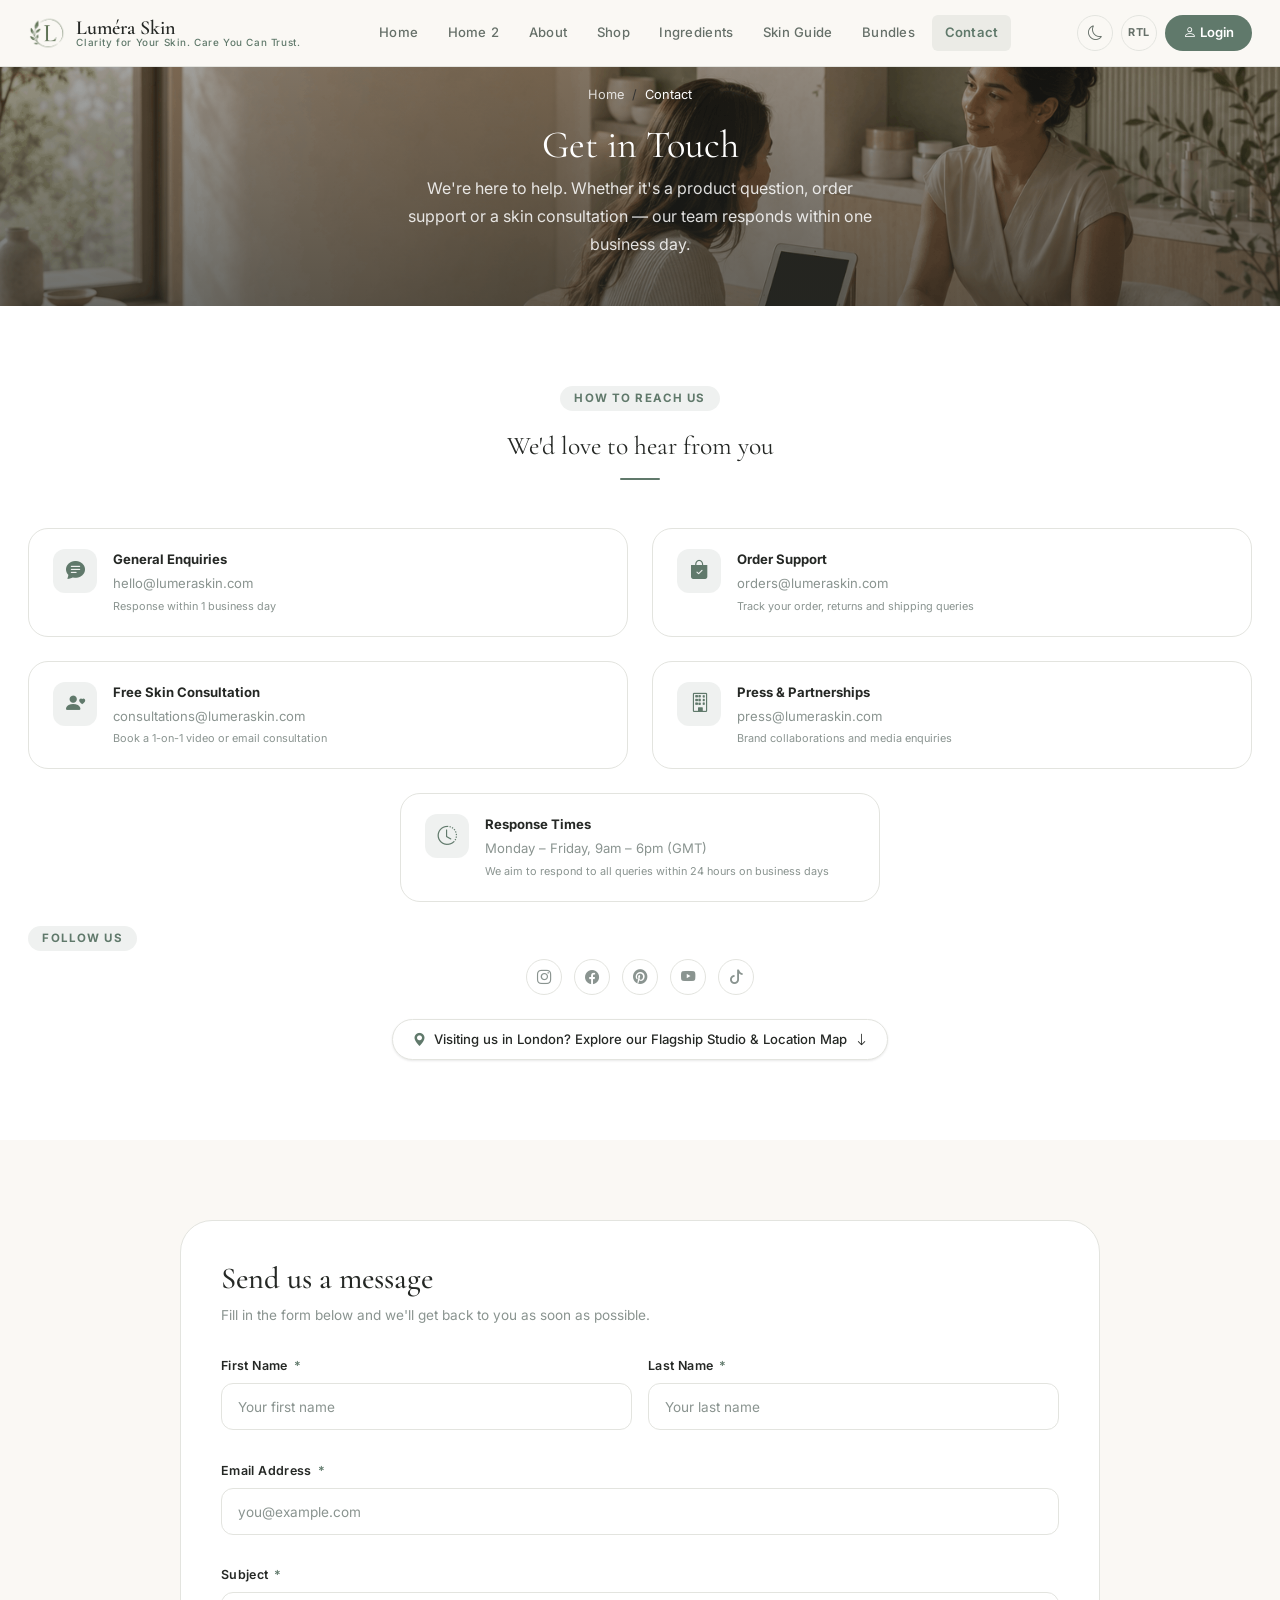
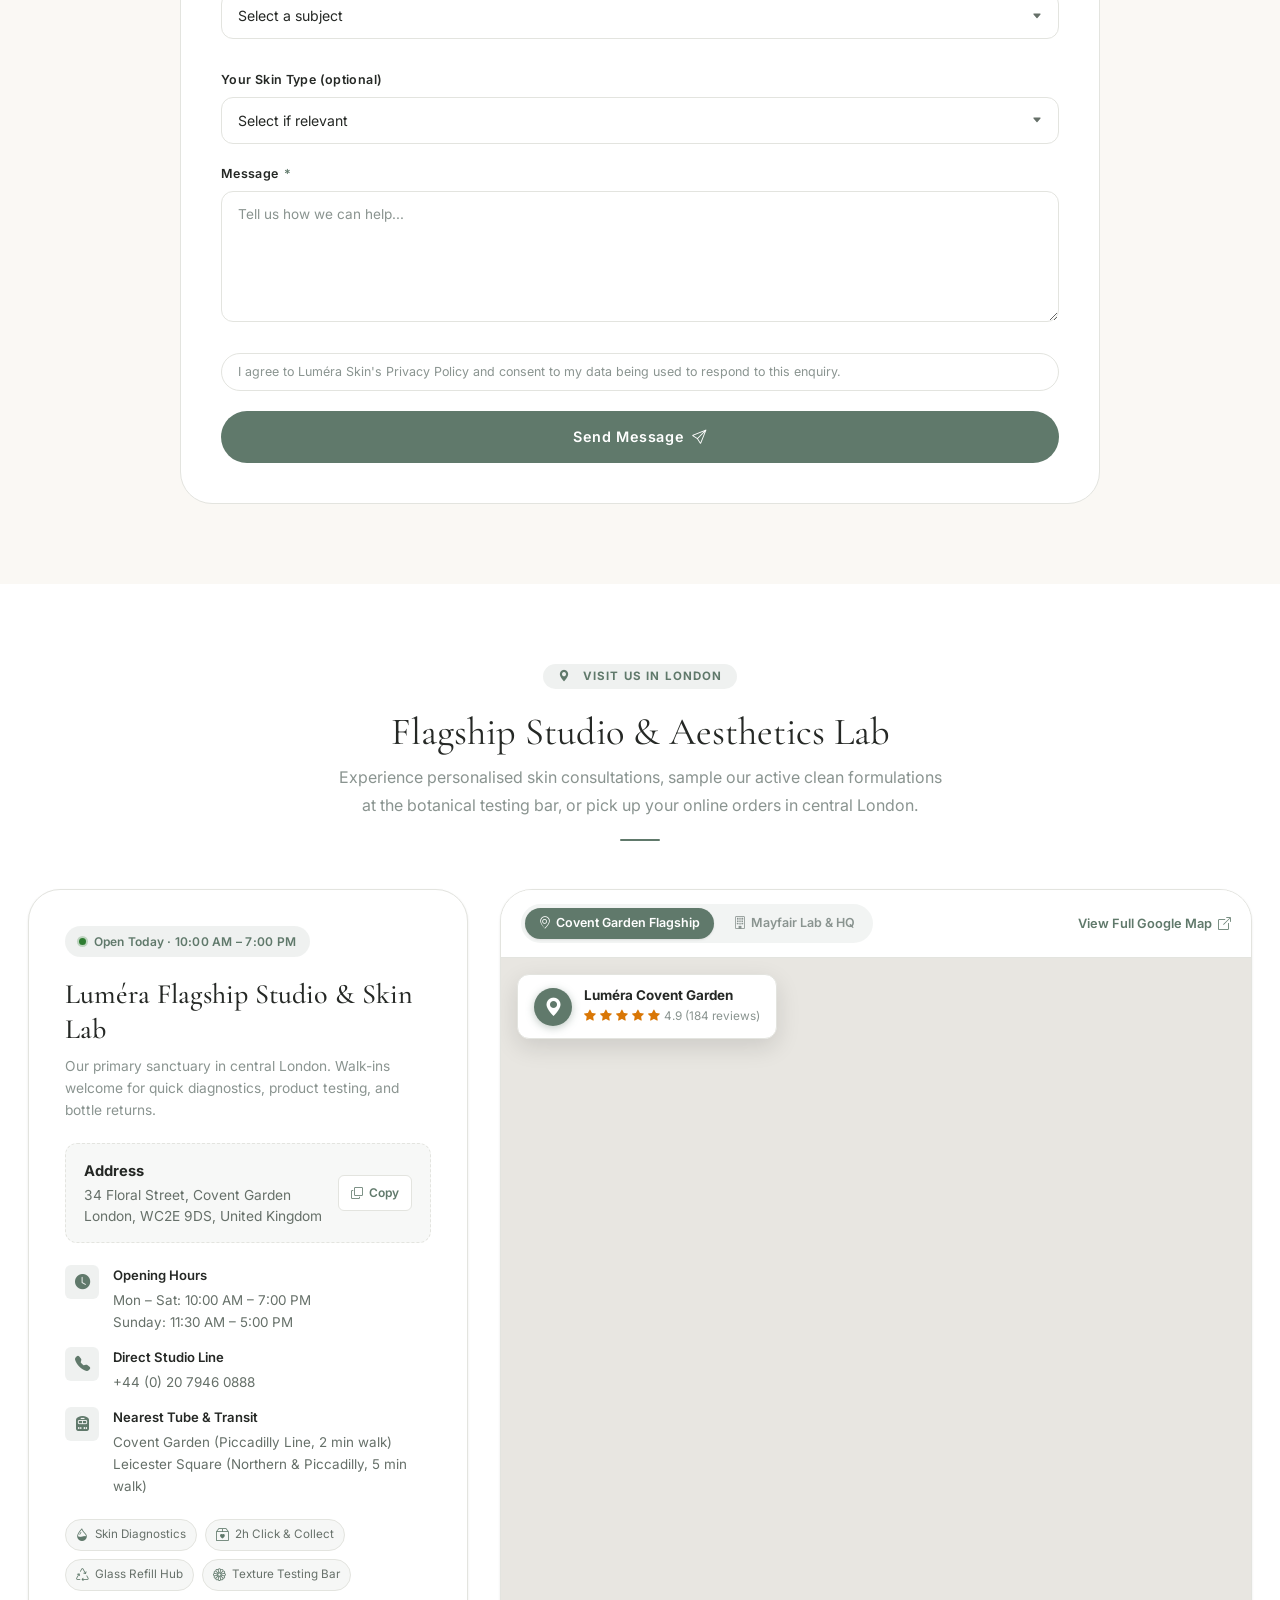
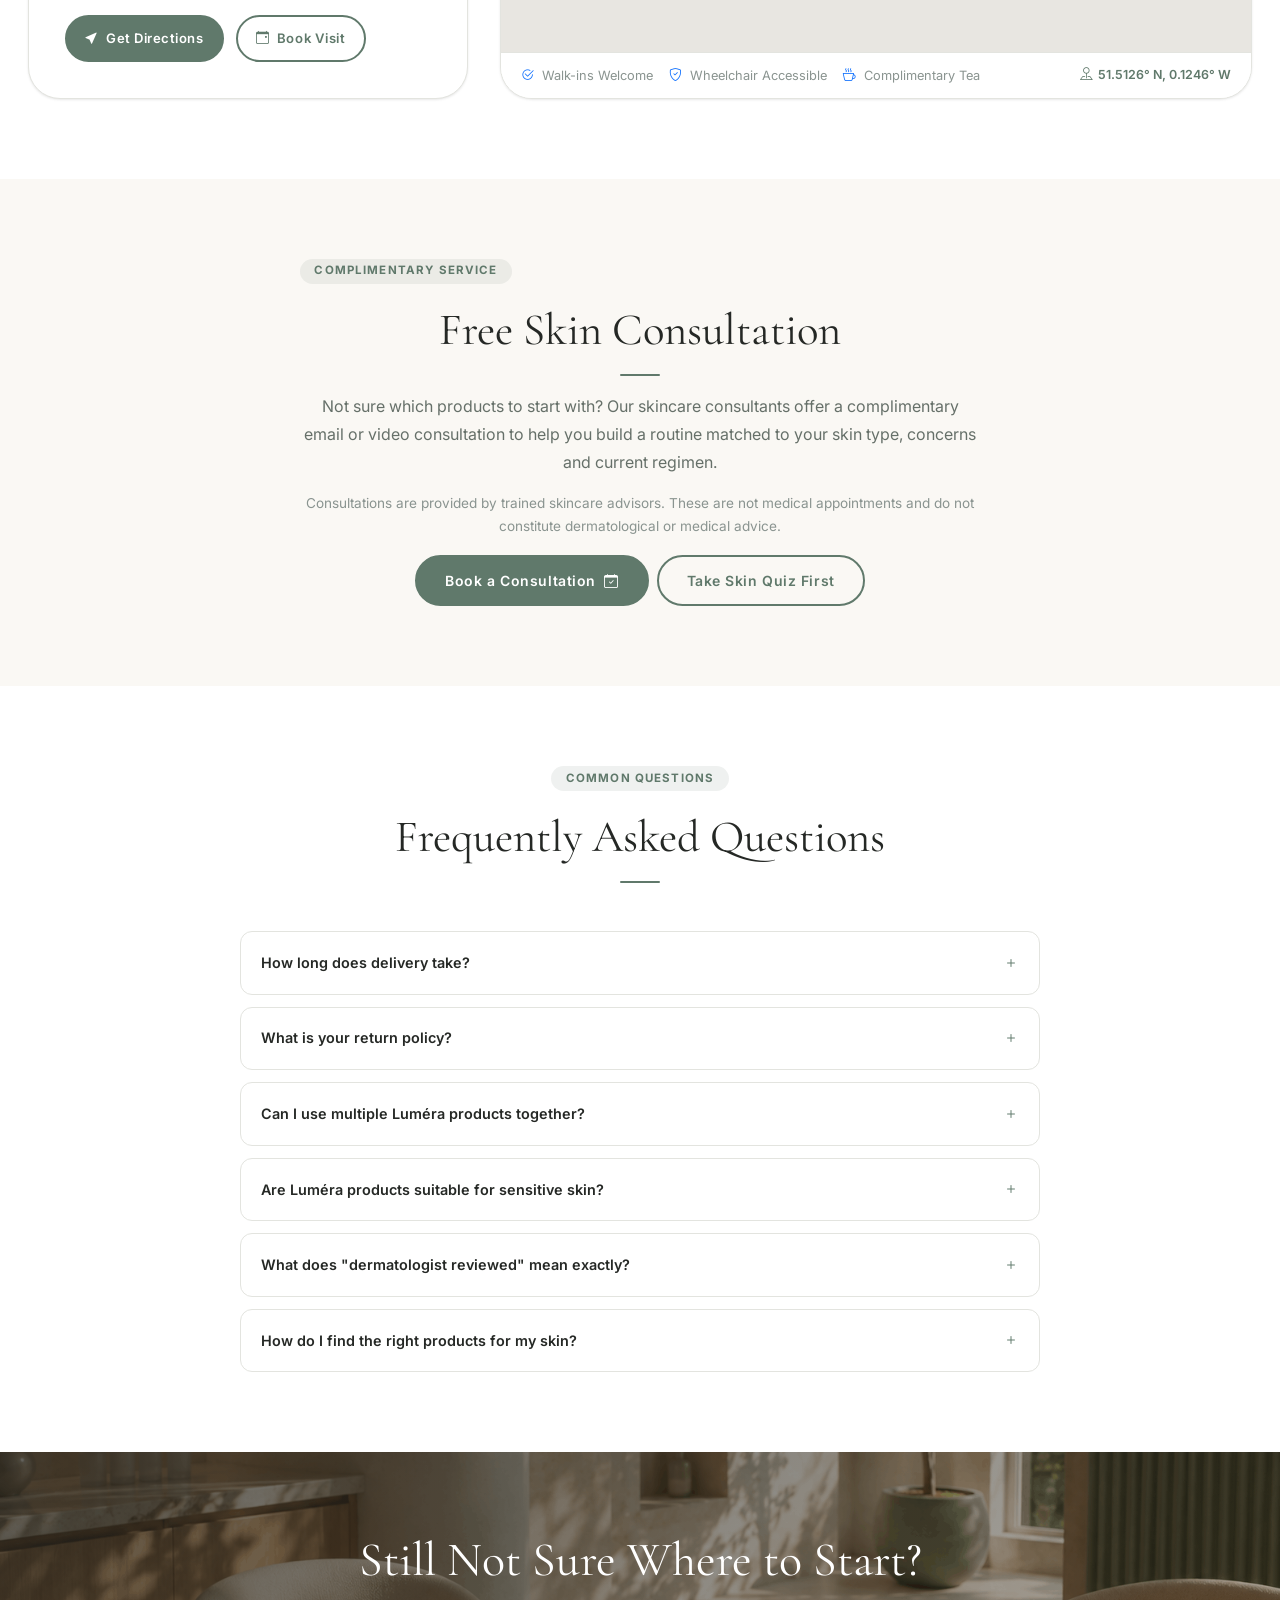
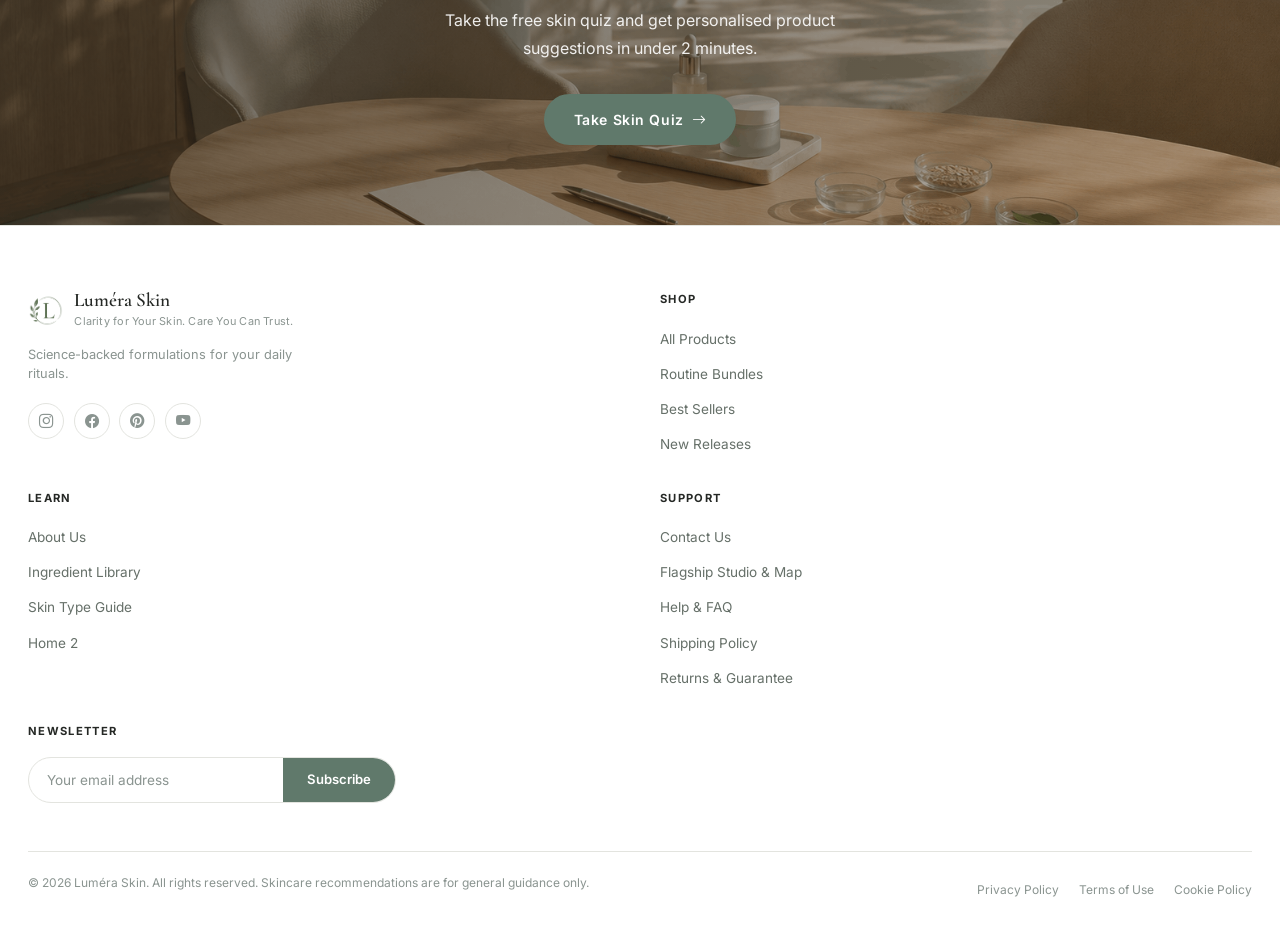
<file: contact.html>
<!DOCTYPE html>
<html lang="en" dir="ltr" data-theme="light">
<head>
  <meta charset="UTF-8">
  <meta name="viewport" content="width=device-width, initial-scale=1.0">
  <title>Contact Luméra Skin — Get in Touch</title>
  <meta name="description" content="Contact Luméra Skin — reach our skincare consultants, customer care team, or book a complimentary skin consultation.">
  <!-- Favicon / Browser Icon -->
  <link rel="icon" type="image/png" href="assets/images/logo.png">
  <link rel="apple-touch-icon" href="assets/images/logo.png">
  <link rel="stylesheet" href="https://cdn.jsdelivr.net/npm/bootstrap@5.3.3/dist/css/bootstrap.min.css">
  <link rel="stylesheet" href="https://cdn.jsdelivr.net/npm/bootstrap-icons@1.11.3/font/bootstrap-icons.min.css">
  <link href="https://fonts.googleapis.com/css2?family=Cormorant+Garamond:ital,wght@0,300;0,400;0,500;0,600;1,300;1,400&family=Inter:wght@300;400;500;600;700&display=swap" rel="stylesheet">
  <link rel="stylesheet" href="css/main.css">
  <link rel="stylesheet" href="css/header.css">
  <link rel="stylesheet" href="css/forms.css">
  <link rel="stylesheet" href="css/footer.css">
  <link rel="stylesheet" href="css/dark-theme.css">
  <link rel="stylesheet" href="css/rtl.css">
  <link rel="stylesheet" href="css/desktop.css">
  <link rel="stylesheet" href="css/tablet.css">
  <link rel="stylesheet" href="css/mobile.css">
  <style>
    .contact-info-cards {
      display: grid;
      grid-template-columns: repeat(6, minmax(0, 1fr));
      gap: 1rem;
    }
    .contact-info-card { grid-column: span 2; }
    .contact-info-card:nth-child(4) { grid-column: 2 / span 2; }
    .contact-info-card:nth-child(5) { grid-column: 4 / span 2; }
    .contact-info-card {
      background: var(--bg-card);
      border: 1px solid var(--border-color);
      border-radius: var(--radius-lg);
      padding: 1.25rem 1.5rem;
      display: flex; align-items: flex-start; gap: 1rem;
      transition: all var(--transition-base);
    }
    .contact-info-card:hover { border-color: rgba(96,121,107,.3); transform:translateX(4px); }
    [dir="rtl"] .contact-info-card:hover { transform:translateX(-4px); }
    .contact-icon-wrap { width:44px; height:44px; background:rgba(96,121,107,.1); border-radius:var(--radius-md); display:flex; align-items:center; justify-content:center; font-size:1.2rem; color:var(--color-primary); flex-shrink:0; }
    .contact-info-card .ci-title { font-size:0.82rem; font-weight:700; color:var(--text-heading); margin-bottom:0.15rem; }
    .contact-info-card .ci-detail { font-size:0.82rem; color:var(--text-muted); }
    .contact-info-card .ci-note { font-size:0.72rem; color:var(--text-muted); margin-top:0.2rem; }

    /* Give longer support notes enough room to remain readable on one line. */
    @media (min-width: 1367px) {
      .contact-info-cards {
        grid-template-columns: repeat(2, minmax(0, 1fr));
      }

      .contact-info-card,
      .contact-info-card:nth-child(4) {
        grid-column: auto;
      }

      .contact-info-card:nth-child(5) {
        grid-column: 1 / -1;
        width: calc(50% - 0.5rem);
        justify-self: center;
      }

      .contact-info-card .ci-note {
        white-space: nowrap;
      }
    }

    /* Contact form */
    .contact-form-card {
      width: 100%;
      max-width: 920px;
      margin-inline: auto;
      background: var(--bg-card);
      border: 1px solid var(--border-color);
      border-radius: var(--radius-xl);
      padding: 2.5rem;
    }
    @media (max-width: 1366px) {
      .contact-info-cards {
        grid-template-columns: repeat(2, minmax(0, 1fr)) !important;
        gap: 1.5rem !important;
      }

      .contact-info-card .ci-note {
        font-size: 0.68rem;
        white-space: nowrap;
      }

      .contact-info-card,
      .contact-info-card:nth-child(4) { grid-column: auto !important; }
      .contact-info-card:nth-child(5) {
        grid-column: 1 / -1 !important;
        max-width: 480px !important;
        width: 100% !important;
        justify-self: center !important;
      }
    }
    @media (max-width: 576px) {
      .contact-info-cards { grid-template-columns: 1fr !important; gap: 0.85rem !important; }
      .contact-info-card .ci-note { font-size: 0.72rem; white-space: normal; }
      .contact-info-card,
      .contact-info-card:nth-child(4),
      .contact-info-card:nth-child(5) {
        grid-column: auto !important;
        width: 100% !important;
      }
      .contact-form-card { padding: 1.5rem 1.1rem; }
    }

    /* FAQ section */
    .faq-list { display:flex; flex-direction:column; gap:0.75rem; }
    .faq-item { background:var(--bg-card); border:1px solid var(--border-color); border-radius:var(--radius-md); overflow:hidden; }
    .faq-question { display:flex; justify-content:space-between; align-items:center; gap:1rem; padding:1.1rem 1.25rem; cursor:pointer; background:none; border:none; width:100%; text-align:left; font-family:var(--font-body); font-size:0.9rem; font-weight:600; color:var(--text-heading); }
    [dir="rtl"] .faq-question { text-align:right; flex-direction:row; justify-content:space-between; }
    [dir="rtl"] .faq-icon { margin-left:0; margin-right:auto; }
    [dir="rtl"] .faq-answer, [dir="rtl"] .faq-answer-inner { text-align:right; }
    .faq-icon { font-size:1rem; color:var(--color-primary); flex-shrink:0; transition:transform var(--transition-fast); }
    .faq-answer { max-height:0; overflow:hidden; transition:max-height 350ms ease; padding:0 1.25rem; }
    .faq-answer-inner { padding:0.25rem 0 1.25rem; font-size:0.88rem; color:var(--text-body); line-height:1.7; }
    .faq-item.open .faq-answer { max-height:300px; }
    .faq-item.open .faq-icon { transform:rotate(45deg); }

    /* =========================================
       Location Map Section
       ========================================= */
    .location-section-grid {
      display: grid;
      grid-template-columns: 440px 1fr;
      gap: 2rem;
      align-items: stretch;
    }
    .location-info-panel {
      background: var(--bg-card);
      border: 1px solid var(--border-color);
      border-radius: var(--radius-xl);
      padding: 2.25rem;
      display: flex;
      flex-direction: column;
      box-shadow: var(--shadow-sm);
      transition: all var(--transition-base);
    }
    .location-info-panel:hover {
      border-color: rgba(96,121,107,.35);
      box-shadow: var(--shadow-md);
    }
    .location-badge-status {
      display: inline-flex;
      align-items: center;
      gap: 0.5rem;
      background: rgba(96,121,107,.1);
      color: var(--color-primary);
      padding: 0.35rem 0.85rem;
      border-radius: var(--radius-pill);
      font-size: 0.75rem;
      font-weight: 600;
      letter-spacing: 0.02em;
      margin-bottom: 1.25rem;
      width: fit-content;
    }
    .location-status-dot {
      width: 7px;
      height: 7px;
      border-radius: 50%;
      background-color: #2e7d32;
      box-shadow: 0 0 0 2px rgba(46, 125, 50, 0.25);
      animation: pulse-dot 2s infinite ease-in-out;
    }
    @keyframes pulse-dot {
      0%, 100% { transform: scale(1); opacity: 1; }
      50% { transform: scale(1.3); opacity: 0.6; }
    }
    .location-title {
      font-family: var(--font-display);
      font-size: 1.75rem;
      font-weight: 500;
      color: var(--text-heading);
      margin-bottom: 0.5rem;
      line-height: 1.25;
    }
    .location-desc {
      font-size: 0.86rem;
      color: var(--text-muted);
      line-height: 1.6;
      margin-bottom: 1.35rem;
    }
    .location-address-box {
      background: rgba(96,121,107,.05);
      border: 1px dashed var(--border-color);
      border-radius: var(--radius-md);
      padding: 1rem 1.15rem;
      margin-bottom: 1.35rem;
      display: flex;
      align-items: center;
      justify-content: space-between;
      gap: 0.85rem;
    }
    [dir="rtl"] .location-address-box {
      text-align: right;
    }
    .location-address-text {
      font-size: 0.86rem;
      color: var(--text-body);
      line-height: 1.5;
    }
    .location-address-text strong {
      display: block;
      color: var(--text-heading);
      font-size: 0.92rem;
      margin-bottom: 0.2rem;
    }
    .copy-addr-btn {
      background: var(--bg-card);
      border: 1px solid var(--border-color);
      color: var(--color-primary);
      border-radius: var(--radius-sm);
      padding: 0.45rem 0.75rem;
      font-size: 0.75rem;
      font-weight: 600;
      cursor: pointer;
      display: inline-flex;
      align-items: center;
      gap: 0.35rem;
      white-space: nowrap;
      transition: all var(--transition-fast);
      flex-shrink: 0;
    }
    .copy-addr-btn:hover {
      background: var(--color-primary);
      color: #fff;
      border-color: var(--color-primary);
    }
    .location-meta-list {
      display: flex;
      flex-direction: column;
      gap: 0.85rem;
      margin-bottom: 1.35rem;
      list-style: none;
      padding: 0;
    }
    .location-meta-item {
      display: flex;
      align-items: flex-start;
      gap: 0.85rem;
      font-size: 0.84rem;
      color: var(--text-body);
    }
    [dir="rtl"] .location-meta-item {
      text-align: right;
    }
    .location-meta-icon {
      width: 34px;
      height: 34px;
      border-radius: var(--radius-sm);
      background: rgba(96,121,107,.1);
      color: var(--color-primary);
      display: flex;
      align-items: center;
      justify-content: center;
      font-size: 0.95rem;
      flex-shrink: 0;
    }
    .location-meta-title {
      font-weight: 600;
      color: var(--text-heading);
      display: block;
      font-size: 0.82rem;
      margin-bottom: 0.15rem;
    }
    .location-amenities {
      display: flex;
      flex-wrap: wrap;
      gap: 0.45rem;
      margin-bottom: 1.5rem;
    }
    .amenity-pill {
      font-size: 0.73rem;
      background: rgba(96,121,107,.06);
      border: 1px solid var(--border-color);
      color: var(--text-body);
      padding: 0.3rem 0.65rem;
      border-radius: var(--radius-pill);
      display: inline-flex;
      align-items: center;
      gap: 0.35rem;
    }
    .amenity-pill i {
      color: var(--color-primary);
      font-size: 0.8rem;
    }
    .location-actions {
      display: flex;
      gap: 0.75rem;
      flex-wrap: wrap;
      margin-top: auto;
    }
    .location-actions .btn-primary-brand,
    .location-actions .btn-outline-brand {
      padding: 0.65rem 1.15rem;
      font-size: 0.82rem;
      display: inline-flex;
      align-items: center;
      gap: 0.45rem;
      text-decoration: none;
    }

    /* Map Showcase Box */
    .location-map-card {
      background: var(--bg-card);
      border: 1px solid var(--border-color);
      border-radius: var(--radius-xl);
      overflow: hidden;
      display: flex;
      flex-direction: column;
      box-shadow: var(--shadow-sm);
      transition: all var(--transition-base);
      position: relative;
    }
    .location-map-card:hover {
      border-color: rgba(96,121,107,.35);
      box-shadow: var(--shadow-md);
    }
    .location-map-topbar {
      padding: 0.85rem 1.25rem;
      background: var(--bg-card);
      border-bottom: 1px solid var(--border-color);
      display: flex;
      align-items: center;
      justify-content: space-between;
      gap: 0.75rem;
      flex-wrap: wrap;
    }
    .location-tabs-wrap {
      display: flex;
      align-items: center;
      gap: 0.4rem;
      background: rgba(96,121,107,.08);
      padding: 0.25rem;
      border-radius: var(--radius-pill);
    }
    .location-tab-btn {
      background: transparent;
      border: none;
      padding: 0.35rem 0.85rem;
      font-size: 0.78rem;
      font-weight: 600;
      color: var(--text-muted);
      border-radius: var(--radius-pill);
      cursor: pointer;
      transition: all var(--transition-fast);
      display: inline-flex;
      align-items: center;
      gap: 0.35rem;
    }
    .location-tab-btn.active {
      background: var(--color-primary);
      color: #fff;
      box-shadow: var(--shadow-sm);
    }
    .location-tab-btn:not(.active):hover {
      color: var(--text-heading);
    }
    .location-map-viewport {
      position: relative;
      width: 100%;
      flex: 1;
      min-height: 480px;
      overflow: hidden;
      background: #e8e6e1;
    }
    .location-map-iframe {
      width: 100%;
      height: 100%;
      min-height: 480px;
      border: 0;
      display: block;
      transition: filter var(--transition-base), opacity 200ms ease;
    }
    [data-theme="dark"] .location-map-iframe {
      filter: invert(90%) hue-rotate(180deg) contrast(95%);
    }
    .location-map-float-card {
      position: absolute;
      top: 1rem;
      left: 1rem;
      background: var(--bg-card);
      border: 1px solid var(--border-color);
      border-radius: var(--radius-md);
      padding: 0.75rem 1rem;
      box-shadow: 0 8px 24px rgba(0,0,0,0.12);
      z-index: 2;
      display: flex;
      align-items: center;
      gap: 0.75rem;
      max-width: 320px;
      backdrop-filter: blur(10px);
      -webkit-backdrop-filter: blur(10px);
      pointer-events: auto;
    }
    [dir="rtl"] .location-map-float-card {
      left: auto;
      right: 1rem;
      text-align: right;
    }
    .location-float-pin {
      width: 38px;
      height: 38px;
      border-radius: 50%;
      background: var(--color-primary);
      color: #fff;
      display: flex;
      align-items: center;
      justify-content: center;
      font-size: 1.15rem;
      flex-shrink: 0;
      box-shadow: 0 2px 8px rgba(96,121,107,0.4);
    }
    .location-float-title {
      font-size: 0.84rem;
      font-weight: 700;
      color: var(--text-heading);
      line-height: 1.25;
    }
    .location-float-rating {
      font-size: 0.74rem;
      color: #d97706;
      margin-top: 0.2rem;
      display: flex;
      align-items: center;
      gap: 0.25rem;
    }
    .location-float-rating span {
      color: var(--text-muted);
    }
    .location-map-bottombar {
      padding: 0.75rem 1.25rem;
      background: var(--bg-card);
      border-top: 1px solid var(--border-color);
      display: flex;
      align-items: center;
      justify-content: space-between;
      gap: 0.75rem;
      font-size: 0.8rem;
      color: var(--text-muted);
      flex-wrap: wrap;
    }
    .location-quick-links {
      display: flex;
      align-items: center;
      gap: 1rem;
    }
    .location-quick-link {
      color: var(--color-primary);
      text-decoration: none;
      font-weight: 600;
      display: inline-flex;
      align-items: center;
      gap: 0.35rem;
      transition: color var(--transition-fast);
      font-size: 0.8rem;
    }
    .location-quick-link:hover {
      color: var(--color-primary-hover);
      text-decoration: underline;
    }
    .studio-jump-link {
      display: inline-flex;
      align-items: center;
      gap: 0.5rem;
      background: var(--bg-card);
      border: 1px solid var(--border-color);
      padding: 0.55rem 1.2rem;
      border-radius: var(--radius-pill);
      font-size: 0.82rem;
      font-weight: 500;
      color: var(--text-heading);
      text-decoration: none;
      transition: all var(--transition-fast);
      box-shadow: var(--shadow-sm);
    }
    .studio-jump-link:hover {
      border-color: var(--color-primary);
      color: var(--color-primary);
      transform: translateY(-2px);
      box-shadow: var(--shadow-md);
    }

    @media (max-width: 1080px) {
      .location-section-grid {
        grid-template-columns: 1fr;
      }
      .location-map-viewport, .location-map-iframe {
        min-height: 420px;
      }
    }
    @media (max-width: 576px) {
      .location-info-panel {
        padding: 1.5rem 1.15rem;
      }
      .location-address-box {
        flex-direction: column;
        align-items: stretch;
      }
      .copy-addr-btn {
        align-self: flex-start;
      }
      [dir="rtl"] .copy-addr-btn {
        align-self: flex-end;
      }
      .location-map-viewport, .location-map-iframe {
        min-height: 340px;
      }
      .location-map-float-card {
        top: 0.75rem;
        left: 0.75rem;
        right: 0.75rem;
        max-width: none;
      }
      .location-map-topbar {
        flex-direction: column;
        align-items: flex-start;
      }
      .location-tabs-wrap {
        width: 100%;
      }
      .location-tab-btn {
        flex: 1;
        justify-content: center;
      }
    }
  </style>
</head>
<body>
<!-- NAVBAR -->
<nav class="lumera-navbar" id="mainNavbar">
  <div class="navbar-inner">
    <a href="index.html" class="navbar-brand-wrap"><div class="navbar-logo"><img src="assets/images/logo.png" alt="Luméra Skin Logo"></div><div class="navbar-brand-text"><span class="navbar-brand-name">Luméra Skin</span><span class="navbar-brand-tagline">Clarity for Your Skin. Care You Can Trust.</span></div></a>
    <ul class="navbar-nav-center"><li><a href="index.html" class="nav-link">Home</a></li><li><a href="home2.html" class="nav-link">Home 2</a></li><li><a href="about.html" class="nav-link">About</a></li><li><a href="shop.html" class="nav-link">Shop</a></li><li><a href="ingredients.html" class="nav-link">Ingredients</a></li><li><a href="skin-type-guide.html" class="nav-link">Skin Guide</a></li><li><a href="bundle-deals.html" class="nav-link">Bundles</a></li><li><a href="contact.html" class="nav-link active">Contact</a></li></ul>
    <div class="navbar-utils"><button class="navbar-util-btn theme-toggle-btn" aria-label="Toggle dark mode"><i class="bi bi-moon theme-toggle-icon"></i></button><button class="navbar-util-btn navbar-rtl-btn rtl-toggle-btn">RTL</button><a href="login.html" class="btn-login-nav"><i class="bi bi-person"></i> Login</a><button class="navbar-mobile-toggle" id="navMobileToggle" aria-expanded="false"><i class="bi bi-list"></i></button></div>
  </div>
  <div class="navbar-mobile-menu" id="navMobileMenu"><a href="index.html" class="nav-link">Home</a><a href="home2.html" class="nav-link">Home 2</a><a href="about.html" class="nav-link">About</a><a href="shop.html" class="nav-link">Shop</a><a href="ingredients.html" class="nav-link">Ingredients</a><a href="skin-type-guide.html" class="nav-link">Skin Guide</a><a href="bundle-deals.html" class="nav-link">Bundles</a><a href="contact.html" class="nav-link active">Contact</a><div class="mobile-utils"><button class="navbar-util-btn theme-toggle-btn"><i class="bi bi-moon theme-toggle-icon"></i></button><button class="navbar-util-btn navbar-rtl-btn rtl-toggle-btn">RTL</button><a href="login.html" class="btn-login-nav ms-auto"><i class="bi bi-person"></i> Login</a></div></div>
</nav>

<!-- PAGE BANNER -->
<div class="page-banner" style="background-image:url('assets/images/contact-banner.png'); min-height:240px;">
  <div class="banner-overlay"></div>
  <div class="banner-content container-brand">
    <nav aria-label="breadcrumb"><ol class="breadcrumb" style="justify-content:center;"><li class="breadcrumb-item"><a href="index.html">Home</a></li><li class="breadcrumb-item active">Contact</li></ol></nav>
    <h1 style="font-size:2.4rem; margin-bottom:0.4rem;">Get in Touch</h1>
    <p style="color:rgba(255,255,255,.85); max-width:480px; margin:0 auto;">We're here to help. Whether it's a product question, order support or a skin consultation — our team responds within one business day.</p>
  </div>
</div>

<!-- SECTION 1: CONTACT INFORMATION -->
<section class="section-py section-bg" id="contact-info" aria-label="Contact information">
  <div class="container-brand">
      <div>
        <div class="section-header text-center fade-up">
          <span class="section-label">How to Reach Us</span>
          <h2 style="font-size:1.6rem; margin-bottom:0.5rem;">We'd love to hear from you</h2>
          <div class="brand-divider center" style="margin-bottom:1.5rem;"></div>
        </div>
        <div class="contact-info-cards fade-up" style="transition-delay:80ms">
          <div class="contact-info-card">
            <div class="contact-icon-wrap"><i class="bi bi-chat-text-fill"></i></div>
            <div>
              <div class="ci-title">General Enquiries</div>
              <div class="ci-detail">hello@lumeraskin.com</div>
              <div class="ci-note">Response within 1 business day</div>
            </div>
          </div>
          <div class="contact-info-card">
            <div class="contact-icon-wrap"><i class="bi bi-bag-check-fill"></i></div>
            <div>
              <div class="ci-title">Order Support</div>
              <div class="ci-detail">orders@lumeraskin.com</div>
              <div class="ci-note">Track your order, returns and shipping queries</div>
            </div>
          </div>
          <div class="contact-info-card">
            <div class="contact-icon-wrap"><i class="bi bi-person-heart"></i></div>
            <div>
              <div class="ci-title">Free Skin Consultation</div>
              <div class="ci-detail">consultations@lumeraskin.com</div>
              <div class="ci-note">Book a 1-on-1 video or email consultation</div>
            </div>
          </div>
          <div class="contact-info-card">
            <div class="contact-icon-wrap"><i class="bi bi-building"></i></div>
            <div>
              <div class="ci-title">Press & Partnerships</div>
              <div class="ci-detail">press@lumeraskin.com</div>
              <div class="ci-note">Brand collaborations and media enquiries</div>
            </div>
          </div>
          <div class="contact-info-card">
            <div class="contact-icon-wrap"><i class="bi bi-clock-history"></i></div>
            <div>
              <div class="ci-title">Response Times</div>
              <div class="ci-detail">Monday – Friday, 9am – 6pm (GMT)</div>
              <div class="ci-note">We aim to respond to all queries within 24 hours on business days</div>
            </div>
          </div>
        </div>
        <div class="mt-4 fade-up" style="transition-delay:160ms; text-align:center;">
          <p class="section-label mb-2">Follow Us</p>
          <div style="display:flex; gap:0.75rem; flex-wrap:wrap; justify-content:center;">
            <a href="#" class="social-icon-btn" aria-label="Instagram"><i class="bi bi-instagram"></i></a>
            <a href="#" class="social-icon-btn" aria-label="Facebook"><i class="bi bi-facebook"></i></a>
            <a href="#" class="social-icon-btn" aria-label="Pinterest"><i class="bi bi-pinterest"></i></a>
            <a href="#" class="social-icon-btn" aria-label="YouTube"><i class="bi bi-youtube"></i></a>
            <a href="#" class="social-icon-btn" aria-label="TikTok"><i class="bi bi-tiktok"></i></a>
          </div>
          <div class="mt-4">
            <a href="#location" class="studio-jump-link">
              <i class="bi bi-geo-alt-fill" style="color:var(--color-primary);"></i>
              <span>Visiting us in London? Explore our Flagship Studio & Location Map</span>
              <i class="bi bi-arrow-down"></i>
            </a>
          </div>
        </div>
      </div>
  </div>
</section>

<!-- SECTION 2: CONTACT FORM -->
<section class="section-py" id="contact-form" aria-label="Send us a message">
  <div class="container-brand">
      <div class="contact-form-card fade-up" style="transition-delay:120ms">
        <h3 style="margin-bottom:0.4rem;">Send us a message</h3>
        <p style="font-size:0.85rem; color:var(--text-muted); margin-bottom:1.75rem;">Fill in the form below and we'll get back to you as soon as possible.</p>
        <form data-lumera-form aria-label="Contact form">
          <div class="form-row-two">
            <div class="form-group-brand">
              <label class="label-brand" for="contactFirstName">First Name <span class="required">*</span></label>
              <input type="text" id="contactFirstName" class="input-brand" placeholder="Your first name" required>
              <span class="form-error" aria-live="polite"></span>
            </div>
            <div class="form-group-brand">
              <label class="label-brand" for="contactLastName">Last Name <span class="required">*</span></label>
              <input type="text" id="contactLastName" class="input-brand" placeholder="Your last name" required>
              <span class="form-error" aria-live="polite"></span>
            </div>
          </div>
          <div class="form-group-brand">
            <label class="label-brand" for="contactEmail">Email Address <span class="required">*</span></label>
            <input type="email" id="contactEmail" class="input-brand" placeholder="you@example.com" required>
            <span class="form-error" aria-live="polite"></span>
          </div>
          <div class="form-group-brand">
            <label class="label-brand" for="contactSubject">Subject <span class="required">*</span></label>
            <select id="contactSubject" class="input-brand select-brand" required>
              <option value="" disabled selected>Select a subject</option>
              <option value="general">General Enquiry</option>
              <option value="product">Product Question</option>
              <option value="order">Order Support</option>
              <option value="consultation">Skin Consultation</option>
              <option value="returns">Returns / Refunds</option>
              <option value="press">Press / Partnership</option>
              <option value="other">Other</option>
            </select>
            <span class="form-error" aria-live="polite"></span>
          </div>
          <div class="form-group-brand">
            <label class="label-brand" for="contactSkinType">Your Skin Type (optional)</label>
            <select id="contactSkinType" class="input-brand select-brand">
              <option value="" disabled selected>Select if relevant</option>
              <option>Dry Skin</option>
              <option>Oily Skin</option>
              <option>Combination Skin</option>
              <option>Normal Skin</option>
              <option>Sensitive Skin</option>
              <option>Not sure</option>
            </select>
          </div>
          <div class="form-group-brand">
            <label class="label-brand" for="contactMessage">Message <span class="required">*</span></label>
            <textarea id="contactMessage" class="input-brand textarea-brand" placeholder="Tell us how we can help..." rows="5" required></textarea>
            <span class="form-error" aria-live="polite"></span>
          </div>
          <div class="form-group-brand">
            <label class="check-option" style="cursor:pointer; display:flex; gap:0.5rem; align-items:flex-start;">
              <input type="checkbox" style="margin-top:2px; flex-shrink:0;">
              <span style="font-size:0.78rem; color:var(--text-muted);">I agree to Luméra Skin's Privacy Policy and consent to my data being used to respond to this enquiry.</span>
            </label>
          </div>
          <button type="submit" class="btn-primary-brand btn-form-submit" style="width:100%; justify-content:center;" id="contactSubmitBtn">Send Message <i class="bi bi-send"></i></button>
          <div class="form-success-msg mt-3" style="display:none; text-align:center; padding:1.5rem; background:rgba(96,121,107,.08); border-radius:var(--radius-md); border:1px solid rgba(96,121,107,.2);">
            <i class="bi bi-check-circle-fill" style="color:var(--color-primary); font-size:1.5rem; display:block; margin-bottom:0.5rem;"></i>
            <strong>Message sent successfully.</strong><br>
            <span style="font-size:0.85rem; color:var(--text-muted);">We'll respond to you at the email provided within one business day.</span>
          </div>
        </form>
      </div>
  </div>
</section>

<!-- SECTION 3: LOCATION & INTERACTIVE MAP -->
<section class="section-py section-bg" id="location" aria-label="Our flagship studio location and interactive map">
  <div class="container-brand">
    <div class="section-header text-center fade-up">
      <span class="section-label"><i class="bi bi-geo-alt-fill me-1"></i> Visit Us in London</span>
      <h2 style="font-size: clamp(1.8rem, 3.5vw, 2.4rem); margin-bottom: 0.5rem;">Flagship Studio & Aesthetics Lab</h2>
      <p style="color: var(--text-muted); max-width: 620px; margin: 0 auto 1.25rem;">Experience personalised skin consultations, sample our active clean formulations at the botanical testing bar, or pick up your online orders in central London.</p>
      <div class="brand-divider center"></div>
    </div>

    <div class="location-section-grid mt-4">
      <!-- Left: Studio Details & Experience Card -->
      <div class="location-info-panel fade-up" style="transition-delay: 100ms;">
        <div>
          <div class="location-badge-status" id="locationStatusBadge">
            <span class="location-status-dot"></span>
            <span id="locationStatusText">Open Today · 10:00 AM – 7:00 PM</span>
          </div>

          <h3 class="location-title" id="locationName">Luméra Flagship Studio & Skin Lab</h3>
          <p class="location-desc" id="locationDesc">Our primary sanctuary in central London. Walk-ins welcome for quick diagnostics, product testing, and bottle returns.</p>

          <div class="location-address-box">
            <div class="location-address-text">
              <strong>Address</strong>
              <span id="locationAddressText">34 Floral Street, Covent Garden<br>London, WC2E 9DS, United Kingdom</span>
            </div>
            <button type="button" class="copy-addr-btn" id="copyAddressBtn" title="Copy address to clipboard">
              <i class="bi bi-copy"></i> Copy
            </button>
          </div>

          <ul class="location-meta-list">
            <li class="location-meta-item">
              <div class="location-meta-icon"><i class="bi bi-clock-fill"></i></div>
              <div>
                <span class="location-meta-title">Opening Hours</span>
                <span id="locationHoursText">Mon – Sat: 10:00 AM – 7:00 PM<br>Sunday: 11:30 AM – 5:00 PM</span>
              </div>
            </li>
            <li class="location-meta-item">
              <div class="location-meta-icon"><i class="bi bi-telephone-fill"></i></div>
              <div>
                <span class="location-meta-title">Direct Studio Line</span>
                <span id="locationPhoneText">+44 (0) 20 7946 0888</span>
              </div>
            </li>
            <li class="location-meta-item">
              <div class="location-meta-icon"><i class="bi bi-train-front-fill"></i></div>
              <div>
                <span class="location-meta-title">Nearest Tube & Transit</span>
                <span id="locationTransitText">Covent Garden (Piccadilly Line, 2 min walk)<br>Leicester Square (Northern & Piccadilly, 5 min walk)</span>
              </div>
            </li>
          </ul>

          <div class="location-amenities">
            <span class="amenity-pill"><i class="bi bi-droplet-half"></i> Skin Diagnostics</span>
            <span class="amenity-pill"><i class="bi bi-box2-heart"></i> 2h Click & Collect</span>
            <span class="amenity-pill"><i class="bi bi-recycle"></i> Glass Refill Hub</span>
            <span class="amenity-pill"><i class="bi bi-flower1"></i> Texture Testing Bar</span>
          </div>
        </div>

        <div class="location-actions">
          <a href="https://www.google.com/maps/dir/?api=1&destination=34+Floral+Street+Covent+Garden+London+WC2E+9DS" target="_blank" rel="noopener noreferrer" class="btn-primary-brand" id="getDirectionsBtn">
            <i class="bi bi-cursor-fill"></i> Get Directions
          </a>
          <a href="mailto:consultations@lumeraskin.com?subject=Studio%20Visit%20Appointment" class="btn-outline-brand">
            <i class="bi bi-calendar-event"></i> Book Visit
          </a>
        </div>
      </div>

      <!-- Right: Interactive Map Showcase -->
      <div class="location-map-card fade-up" style="transition-delay: 180ms;">
        <div class="location-map-topbar">
          <div class="location-tabs-wrap" role="tablist" aria-label="Select Studio Location">
            <button type="button" class="location-tab-btn active" data-loc="covent-garden" role="tab" aria-selected="true">
              <i class="bi bi-geo-alt"></i> Covent Garden Flagship
            </button>
            <button type="button" class="location-tab-btn" data-loc="mayfair" role="tab" aria-selected="false">
              <i class="bi bi-building"></i> Mayfair Lab & HQ
            </button>
          </div>
          <a href="https://maps.google.com/?q=34+Floral+Street+Covent+Garden+London+WC2E+9DS" target="_blank" rel="noopener noreferrer" class="location-quick-link" id="viewFullMapLink">
            <span>View Full Google Map</span> <i class="bi bi-box-arrow-up-right"></i>
          </a>
        </div>

        <div class="location-map-viewport">
          <!-- Floating Boutique Badge -->
          <div class="location-map-float-card">
            <div class="location-float-pin">
              <i class="bi bi-geo-alt-fill"></i>
            </div>
            <div>
              <div class="location-float-title" id="floatLocTitle">Luméra Covent Garden</div>
              <div class="location-float-rating">
                <i class="bi bi-star-fill"></i>
                <i class="bi bi-star-fill"></i>
                <i class="bi bi-star-fill"></i>
                <i class="bi bi-star-fill"></i>
                <i class="bi bi-star-fill"></i>
                <span>4.9 (184 reviews)</span>
              </div>
            </div>
          </div>

          <!-- Embedded Map -->
          <iframe
            id="interactiveMapIframe"
            class="location-map-iframe"
            title="Luméra Skin London Location Map"
            src="https://maps.google.com/maps?q=34%20Floral%20Street%2C%20Covent%20Garden%2C%20London%20WC2E%209DS%2C%20UK&t=&z=16&ie=UTF8&iwloc=&output=embed"
            allowfullscreen=""
            loading="lazy"
            referrerpolicy="no-referrer-when-downgrade">
          </iframe>
        </div>

        <div class="location-map-bottombar">
          <div class="d-flex align-items-center gap-3 flex-wrap">
            <span><i class="bi bi-check2-circle text-primary me-1"></i> Walk-ins Welcome</span>
            <span><i class="bi bi-shield-check text-primary me-1"></i> Wheelchair Accessible</span>
            <span><i class="bi bi-cup-hot text-primary me-1"></i> Complimentary Tea</span>
          </div>
          <div class="location-quick-links">
            <button type="button" class="copy-addr-btn" style="border:none; padding:0; background:transparent; font-size:0.78rem;" id="copyCoordinatesBtn">
              <i class="bi bi-pin-map"></i> 51.5126° N, 0.1246° W
            </button>
          </div>
        </div>
      </div>
    </div>
  </div>
</section>

<!-- SECTION 4: FREE CONSULTATION -->
<section class="section-py" id="consultation" aria-label="Free skin consultation">
  <div class="container-brand">
    <div style="max-width:680px; margin:0 auto; text-align:center;" class="fade-up">
      <span class="section-label">Complimentary Service</span>
      <h2>Free Skin Consultation</h2>
      <div class="brand-divider center"></div>
      <p>Not sure which products to start with? Our skincare consultants offer a complimentary email or video consultation to help you build a routine matched to your skin type, concerns and current regimen.</p>
      <p class="mt-3" style="font-size:0.85rem; color:var(--text-muted);">Consultations are provided by trained skincare advisors. These are not medical appointments and do not constitute dermatological or medical advice.</p>
      <div class="mt-3 d-flex gap-2 justify-content-center flex-wrap">
        <a href="mailto:consultations@lumeraskin.com" class="btn-primary-brand">Book a Consultation <i class="bi bi-calendar-check"></i></a>
        <a href="index.html#skin-quiz" class="btn-outline-brand">Take Skin Quiz First</a>
      </div>
    </div>
  </div>
</section>

<!-- SECTION 5: FAQ -->
<section class="section-py section-bg" id="faq" aria-label="Frequently asked questions">
  <div class="container-brand">
    <div class="section-header text-center fade-up">
      <span class="section-label">Common Questions</span>
      <h2>Frequently Asked Questions</h2>
      <div class="brand-divider center"></div>
    </div>
    <div class="faq-list" style="max-width:800px; margin:0 auto;">
      <div class="faq-item fade-up"><button class="faq-question">How long does delivery take?<i class="bi bi-plus faq-icon"></i></button><div class="faq-answer"><div class="faq-answer-inner">Standard UK delivery is 2–5 business days. Express delivery options are available at checkout. International delivery typically takes 7–14 business days depending on destination country. All bundle orders qualify for complimentary standard shipping.</div></div></div>
      <div class="faq-item fade-up" style="transition-delay:60ms"><button class="faq-question">What is your return policy?<i class="bi bi-plus faq-icon"></i></button><div class="faq-answer"><div class="faq-answer-inner">We accept returns within 30 days of purchase for unopened and unused products. If you experienced a reaction to a product, please contact us at orders@lumeraskin.com — we handle these cases individually with care and sensitivity.</div></div></div>
      <div class="faq-item fade-up" style="transition-delay:120ms"><button class="faq-question">Can I use multiple Luméra products together?<i class="bi bi-plus faq-icon"></i></button><div class="faq-answer"><div class="faq-answer-inner">Yes — all Luméra products are formulated to work compatibly within a layered routine. However, if you're introducing multiple active ingredients (such as Vitamin C and AHAs) into a new routine, we recommend introducing one product at a time to monitor tolerance. Our skin type guides and consultation team can advise on sequencing.</div></div></div>
      <div class="faq-item fade-up" style="transition-delay:180ms"><button class="faq-question">Are Luméra products suitable for sensitive skin?<i class="bi bi-plus faq-icon"></i></button><div class="faq-answer"><div class="faq-answer-inner">Several Luméra products are specifically formulated for sensitive skin — including our Centella Soothing Serum, Ceramide Barrier Repair Cream and Ultra-Gentle Cleanser. All are fragrance-free. We always recommend patch testing any new product before full application, particularly if you have reactive or highly sensitive skin.</div></div></div>
      <div class="faq-item fade-up" style="transition-delay:240ms"><button class="faq-question">What does "dermatologist reviewed" mean exactly?<i class="bi bi-plus faq-icon"></i></button><div class="faq-answer"><div class="faq-answer-inner">All Luméra formulations are reviewed by external, independent qualified dermatologists before they are included in our range. This means an independent clinician has reviewed the formulation, the ingredient list, the concentrations and the safety profile — not just signed off on a "tested by" claim. We do not pay for endorsements.</div></div></div>
      <div class="faq-item fade-up" style="transition-delay:300ms"><button class="faq-question">How do I find the right products for my skin?<i class="bi bi-plus faq-icon"></i></button><div class="faq-answer"><div class="faq-answer-inner">The best starting point is our 5-question Skin Quiz — designed to identify your skin type and suggest products suited to your skin's current behaviour. You can also filter products by skin type and concern in our Shop page, or reach out to our consultation team for personalised guidance.</div></div></div>
    </div>
  </div>
</section>

<!-- CTA -->
<section class="cta-section" style="background-image:url('assets/images/contact-cta.png');">
  <div class="overlay-dark"></div>
  <div class="cta-inner fade-up">
    <h2 style="font-size:clamp(1.8rem,4vw,3rem); margin-bottom:1rem;">Still Not Sure Where to Start?</h2>
    <p style="max-width:480px; margin:0 auto 2rem; opacity:.9;">Take the free skin quiz and get personalised product suggestions in under 2 minutes.</p>
    <a href="index.html#skin-quiz" class="btn-primary-brand">Take Skin Quiz <i class="bi bi-arrow-right"></i></a>
  </div>
</section>

<!-- FOOTER -->
<footer class="lumera-footer" aria-label="Site footer">
  <div class="container-brand">
    <div class="footer-grid">
      <!-- Brand -->
      <div class="footer-brand-col">
        <a href="index.html" class="footer-logo-wrap" aria-label="Luméra Skin Home">
          <div class="footer-logo" aria-hidden="true">
            <img src="assets/images/logo.png" alt="Luméra Skin Logo">
          </div>
          <div class="footer-brand-text">
            <span class="footer-brand-name">Luméra Skin</span>
            <span class="footer-brand-tagline">Clarity for Your Skin. Care You Can Trust.</span>
          </div>
        </a>
        <p class="footer-tagline">Science-backed formulations for your daily rituals.</p>
        <div class="footer-social" aria-label="Social media links">
          <a href="#" class="social-icon-btn" aria-label="Instagram"><i class="bi bi-instagram"></i></a>
          <a href="#" class="social-icon-btn" aria-label="Facebook"><i class="bi bi-facebook"></i></a>
          <a href="#" class="social-icon-btn" aria-label="Pinterest"><i class="bi bi-pinterest"></i></a>
          <a href="#" class="social-icon-btn" aria-label="YouTube"><i class="bi bi-youtube"></i></a>
        </div>
      </div>
      <!-- Shop -->
      <div>
        <span class="footer-col-title">Shop</span>
        <ul class="footer-nav-list">
          <li><a href="shop.html">All Products</a></li>
          <li><a href="bundle-deals.html">Routine Bundles</a></li>
          <li><a href="shop.html?category=serums">Best Sellers</a></li>
          <li><a href="shop.html?sort=newest">New Releases</a></li>
        </ul>
      </div>
      <!-- Learn -->
      <div>
        <span class="footer-col-title">Learn</span>
        <ul class="footer-nav-list">
          <li><a href="about.html">About Us</a></li>
          <li><a href="ingredients.html">Ingredient Library</a></li>
          <li><a href="skin-type-guide.html">Skin Type Guide</a></li>
          <li><a href="home2.html">Home 2</a></li>
        </ul>
      </div>
      <!-- Support -->
      <div>
        <span class="footer-col-title">Support</span>
        <ul class="footer-nav-list">
          <li><a href="contact.html">Contact Us</a></li>
          <li><a href="contact.html#location">Flagship Studio & Map</a></li>
          <li><a href="contact.html#faq">Help & FAQ</a></li>
          <li><a href="contact.html#shipping">Shipping Policy</a></li>
          <li><a href="contact.html#returns">Returns & Guarantee</a></li>
        </ul>
      </div>
      <!-- Newsletter -->
      <div>
        <span class="footer-col-title">Newsletter</span>
        <form data-lumera-form aria-label="Newsletter signup">
          <div class="newsletter-input-wrap">
            <input type="email" class="input-brand" placeholder="Your email address" required>
            <button type="submit" class="newsletter-submit-btn">Subscribe</button>
          </div>
          <div class="form-success-msg mt-2" style="display:none;">Thank you for subscribing!</div>
        </form>
      </div>
    </div>
    <!-- Bottom Bar -->
    <div class="footer-bottom">
      <p class="footer-copyright">© 2026 Luméra Skin. All rights reserved. Skincare recommendations are for general guidance only.</p>
      <div class="footer-bottom-links">
        <a href="#">Privacy Policy</a>
        <a href="#">Terms of Use</a>
        <a href="#">Cookie Policy</a>
      </div>
    </div>
  </div>
</footer>

<script src="https://cdn.jsdelivr.net/npm/bootstrap@5.3.3/dist/js/bootstrap.bundle.min.js"></script>
<script src="js/main.js"></script>
<script>
  // Location Map Interactive Logic
  document.addEventListener('DOMContentLoaded', () => {
    const locationData = {
      'covent-garden': {
        name: 'Luméra Flagship Studio & Skin Lab',
        desc: 'Our primary sanctuary in central London. Walk-ins welcome for quick diagnostics, product testing, and bottle returns.',
        addressText: '34 Floral Street, Covent Garden<br>London, WC2E 9DS, United Kingdom',
        addressPlain: '34 Floral Street, Covent Garden, London WC2E 9DS, UK',
        hours: 'Mon – Sat: 10:00 AM – 7:00 PM<br>Sunday: 11:30 AM – 5:00 PM',
        phone: '+44 (0) 20 7946 0888',
        transit: 'Covent Garden (Piccadilly Line, 2 min walk)<br>Leicester Square (Northern & Piccadilly, 5 min walk)',
        badgeText: 'Open Today · 10:00 AM – 7:00 PM',
        coords: '51.5126° N, 0.1246° W',
        floatTitle: 'Luméra Covent Garden',
        floatRating: '4.9 (184 reviews)',
        mapSrc: 'https://maps.google.com/maps?q=34%20Floral%20Street%2C%20Covent%20Garden%2C%20London%20WC2E%209DS%2C%20UK&t=&z=16&ie=UTF8&iwloc=&output=embed',
        directionsUrl: 'https://www.google.com/maps/dir/?api=1&destination=34+Floral+Street+Covent+Garden+London+WC2E+9DS',
        fullMapUrl: 'https://maps.google.com/?q=34+Floral+Street+Covent+Garden+London+WC2E+9DS'
      },
      'mayfair': {
        name: 'Luméra Mayfair Aesthetics & Lab HQ',
        desc: 'Our clinical research hub and VIP bespoke formulation suite. Private consultations and dermatologist sessions by appointment.',
        addressText: '18 Berkeley Street, Mayfair<br>London, W1J 8EE, United Kingdom',
        addressPlain: '18 Berkeley Street, Mayfair, London W1J 8EE, UK',
        hours: 'Mon – Fri: 9:00 AM – 6:00 PM<br>Saturday & Sunday: By Appointment',
        phone: '+44 (0) 20 7946 0912',
        transit: 'Green Park Station (Piccadilly, Victoria, Jubilee lines, 3 min walk)',
        badgeText: 'Open Mon–Fri · 9:00 AM – 6:00 PM',
        coords: '51.5088° N, 0.1441° W',
        floatTitle: 'Luméra Mayfair Lab HQ',
        floatRating: '5.0 (92 reviews)',
        mapSrc: 'https://maps.google.com/maps?q=18%20Berkeley%20Street%2C%20Mayfair%2C%20London%20W1J%208EE%2C%20UK&t=&z=16&ie=UTF8&iwloc=&output=embed',
        directionsUrl: 'https://www.google.com/maps/dir/?api=1&destination=18+Berkeley+Street+Mayfair+London+W1J+8EE',
        fullMapUrl: 'https://maps.google.com/?q=18+Berkeley+Street+Mayfair+London+W1J+8EE'
      }
    };

    let currentLocKey = 'covent-garden';

    const tabBtns = document.querySelectorAll('.location-tab-btn');
    const nameEl = document.getElementById('locationName');
    const descEl = document.getElementById('locationDesc');
    const addrEl = document.getElementById('locationAddressText');
    const hoursEl = document.getElementById('locationHoursText');
    const phoneEl = document.getElementById('locationPhoneText');
    const transitEl = document.getElementById('locationTransitText');
    const statusEl = document.getElementById('locationStatusText');
    const floatTitleEl = document.getElementById('floatLocTitle');
    const floatRatingEl = document.querySelector('.location-float-rating span');
    const mapIframe = document.getElementById('interactiveMapIframe');
    const directionsBtn = document.getElementById('getDirectionsBtn');
    const fullMapLink = document.getElementById('viewFullMapLink');
    const coordsBtn = document.getElementById('copyCoordinatesBtn');
    const copyAddrBtn = document.getElementById('copyAddressBtn');

    function switchLocation(key) {
      if (!locationData[key]) return;
      currentLocKey = key;
      const d = locationData[key];

      tabBtns.forEach(btn => {
        const isActive = btn.dataset.loc === key;
        btn.classList.toggle('active', isActive);
        btn.setAttribute('aria-selected', isActive ? 'true' : 'false');
      });

      if (nameEl) nameEl.textContent = d.name;
      if (descEl) descEl.textContent = d.desc;
      if (addrEl) addrEl.innerHTML = d.addressText;
      if (hoursEl) hoursEl.innerHTML = d.hours;
      if (phoneEl) phoneEl.textContent = d.phone;
      if (transitEl) transitEl.innerHTML = d.transit;
      if (statusEl) statusEl.textContent = d.badgeText;
      if (floatTitleEl) floatTitleEl.textContent = d.floatTitle;
      if (floatRatingEl) floatRatingEl.textContent = d.floatRating;
      if (directionsBtn) directionsBtn.href = d.directionsUrl;
      if (fullMapLink) fullMapLink.href = d.fullMapUrl;
      if (coordsBtn) coordsBtn.innerHTML = `<i class="bi bi-pin-map"></i> ${d.coords}`;

      if (mapIframe) {
        mapIframe.style.opacity = '0.3';
        mapIframe.src = d.mapSrc;
        mapIframe.onload = () => { mapIframe.style.opacity = '1'; };
      }
    }

    tabBtns.forEach(btn => {
      btn.addEventListener('click', () => {
        switchLocation(btn.dataset.loc);
      });
    });

    if (copyAddrBtn) {
      copyAddrBtn.addEventListener('click', async () => {
        const text = locationData[currentLocKey]?.addressPlain || '';
        try {
          await navigator.clipboard.writeText(text);
          copyAddrBtn.innerHTML = '<i class="bi bi-check-lg"></i> Copied!';
          if (typeof showToast === 'function') {
            showToast('Studio address copied to clipboard!');
          }
          setTimeout(() => {
            copyAddrBtn.innerHTML = '<i class="bi bi-copy"></i> Copy';
          }, 2000);
        } catch (err) {
          const ta = document.createElement('textarea');
          ta.value = text;
          document.body.appendChild(ta);
          ta.select();
          document.execCommand('copy');
          document.body.removeChild(ta);
          copyAddrBtn.innerHTML = '<i class="bi bi-check-lg"></i> Copied!';
          if (typeof showToast === 'function') {
            showToast('Studio address copied to clipboard!');
          }
          setTimeout(() => {
            copyAddrBtn.innerHTML = '<i class="bi bi-copy"></i> Copy';
          }, 2000);
        }
      });
    }

    if (coordsBtn) {
      coordsBtn.addEventListener('click', async () => {
        const text = locationData[currentLocKey]?.coords || '';
        try {
          await navigator.clipboard.writeText(text);
          if (typeof showToast === 'function') {
            showToast('GPS coordinates copied!');
          }
        } catch (e) {}
      });
    }
  });
</script>
<!-- Back to Top Button -->
<button type="button" class="scroll-top-btn" id="scrollTopBtn" aria-label="Scroll to top" title="Scroll to top"><i class="bi bi-arrow-up"></i></button>
</body>
</html>
</file>
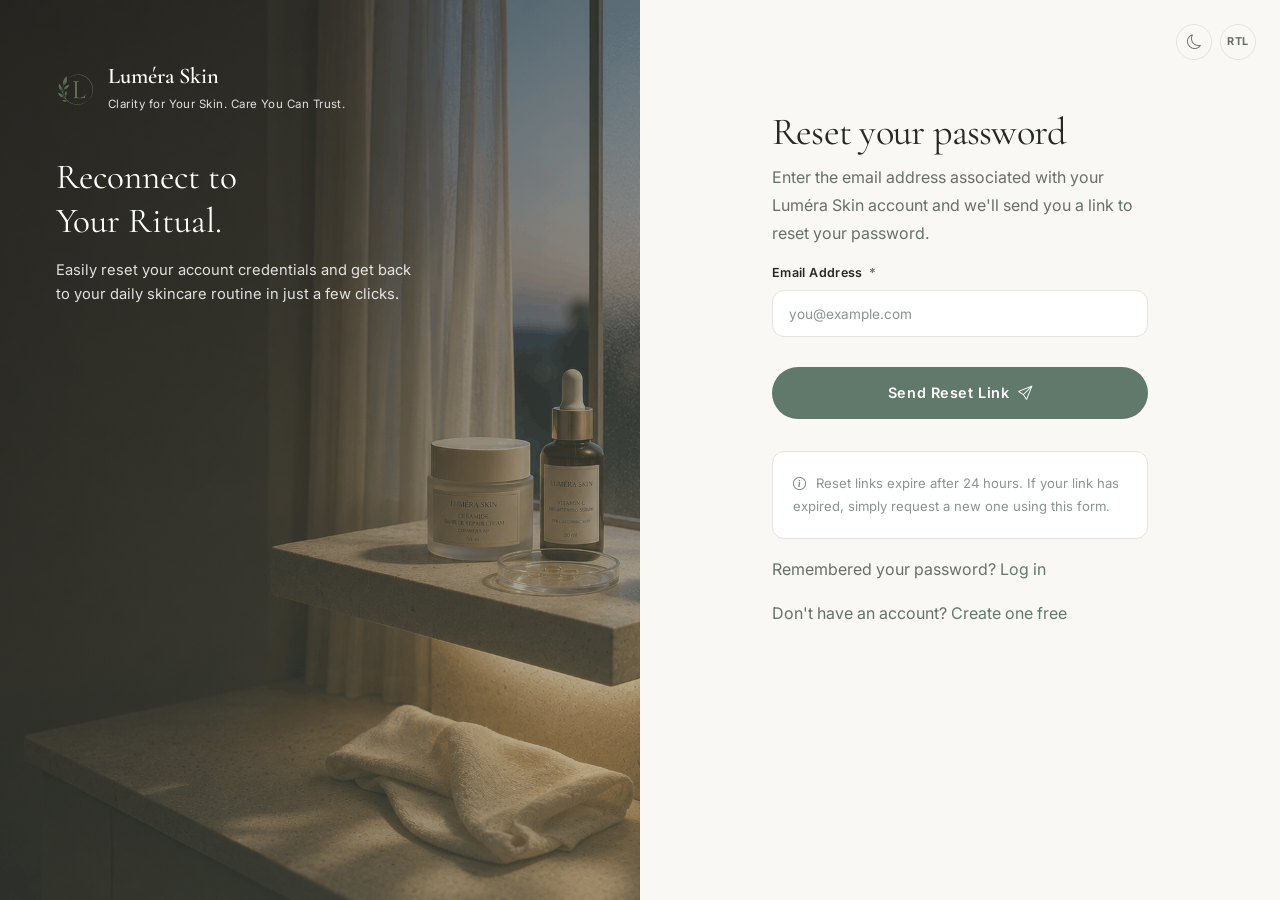
<file: forgot-password.html>
<!DOCTYPE html>
<html lang="en" dir="ltr" data-theme="light">

<head>
  <meta charset="UTF-8">
  <meta name="viewport" content="width=device-width, initial-scale=1.0">
  <title>Reset Password — Luméra Skin</title>
  <meta name="description"
    content="Reset your Luméra Skin account password. Enter your email address and we'll send you instructions.">
  <!-- Favicon / Browser Icon -->
  <link rel="icon" type="image/png" href="assets/images/logo.png">
  <link rel="apple-touch-icon" href="assets/images/logo.png">
  <link rel="stylesheet" href="https://cdn.jsdelivr.net/npm/bootstrap@5.3.3/dist/css/bootstrap.min.css">
  <link rel="stylesheet" href="https://cdn.jsdelivr.net/npm/bootstrap-icons@1.11.3/font/bootstrap-icons.min.css">
  <link
    href="https://fonts.googleapis.com/css2?family=Cormorant+Garamond:ital,wght@0,300;0,400;0,500;0,600;1,300;1,400&family=Inter:wght@300;400;500;600;700&display=swap"
    rel="stylesheet">
  <link rel="stylesheet" href="css/main.css">
  <link rel="stylesheet" href="css/header.css">
  <link rel="stylesheet" href="css/auth.css">
  <link rel="stylesheet" href="css/forms.css">
  <link rel="stylesheet" href="css/dark-theme.css">
  <link rel="stylesheet" href="css/rtl.css">
  <link rel="stylesheet" href="css/mobile.css">
</head>

<body>
  <div class="auth-page">
    <!-- Visual Panel -->
    <div class="auth-visual" style="background-image:url('assets/images/forgot-bg.png');">
      <div class="auth-visual-overlay">
        <div class="auth-visual-content">
          <a href="index.html" class="auth-visual-logo"
            style="display:flex; align-items:center; gap:0.75rem; margin-bottom:2.5rem; text-decoration:none;"
            aria-label="Go to Luméra Skin Home">
            <img src="assets/images/logo.png" alt="Luméra Skin Logo"
              style="width:40px; height:40px; object-fit:contain; flex-shrink:0;">
            <div>
              <span
                style="font-family:var(--font-display); font-size:1.4rem; font-weight:600; color:#fff; display:block; line-height:1.1;">Luméra
                Skin</span>
              <span
                style="font-size:0.72rem; color:rgba(255,255,255,0.85); letter-spacing:0.04em; margin-top:2px;">Clarity
                for Your Skin. Care You Can Trust.</span>
            </div>
          </a>
          <h2
            style="font-family:var(--font-display); font-size:2.2rem; font-weight:400; color:#fff; line-height:1.25; margin-bottom:1rem;">
            Reconnect to<br>Your Ritual.
          </h2>
          <p style="font-size:0.92rem; color:rgba(255,255,255,0.85); line-height:1.6; max-width:360px;">
            Easily reset your account credentials and get back to your daily skincare routine in just a few clicks.
          </p>
        </div>
      </div>
    </div>

    <!-- Form Panel -->
    <div class="auth-form-panel">
      <div class="auth-top-utils">
        <button class="navbar-util-btn theme-toggle-btn" aria-label="Toggle dark mode" title="Toggle theme"><i
            class="bi bi-moon theme-toggle-icon"></i></button>
        <button class="navbar-util-btn navbar-rtl-btn rtl-toggle-btn" aria-label="Toggle RTL/LTR">RTL</button>
      </div>
      <div class="auth-form-container fade-up">
        <h1 class="auth-title">Reset your password</h1>
        <p class="auth-subtitle">Enter the email address associated with your Luméra Skin account and we'll send you a
          link to reset your password.</p>

        <form data-lumera-form aria-label="Password reset form" id="forgotForm">
          <div class="form-group-brand">
            <label class="label-brand" for="forgotEmail">Email Address <span class="required">*</span></label>
            <input type="email" id="forgotEmail" class="input-brand" placeholder="you@example.com" required
              autocomplete="email">
            <span class="form-error" aria-live="polite"></span>
          </div>
          <button type="submit" class="btn-primary-brand btn-form-submit w-100" style="justify-content:center;"
            id="forgotSubmitBtn">
            Send Reset Link <i class="bi bi-send"></i>
          </button>
          <div class="form-success-msg mt-3"
            style="display:none; text-align:center; padding:1.5rem; background:rgba(96,121,107,.08); border-radius:var(--radius-md); border:1px solid rgba(96,121,107,.2);">
            <i class="bi bi-envelope-check-fill"
              style="color:var(--color-primary); display:block; font-size:2rem; margin-bottom:0.6rem;"></i>
            <strong>Reset link sent</strong>
            <p style="font-size:0.85rem; color:var(--text-muted); margin-top:0.4rem;">If an account exists for that
              email address, you'll receive a password reset link within the next few minutes. Please check your spam
              folder if you don't see it.</p>
            <a href="login.html" class="btn-outline-brand mt-3" style="width:100%; justify-content:center;">Return to
              Login</a>
          </div>
        </form>

        <div
          style="margin-top:2rem; padding:1.25rem; background:var(--bg-secondary); border-radius:var(--radius-md); border:1px solid var(--border-color);">
          <p style="font-size:0.82rem; color:var(--text-muted); margin:0;"><i
              class="bi bi-info-circle text-primary-brand" style="color:var(--color-primary); margin-right:0.4rem;"></i>
            Reset links expire after 24 hours. If your link has expired, simply request a new one using this form.</p>
        </div>

        <p class="auth-footer-note mt-3">
          Remembered your password? <a href="login.html" class="auth-link">Log in</a>
        </p>
        <p class="auth-footer-note">
          Don't have an account? <a href="signup.html" class="auth-link">Create one free</a>
        </p>
      </div>
    </div>
  </div>

  <script src="https://cdn.jsdelivr.net/npm/bootstrap@5.3.3/dist/js/bootstrap.bundle.min.js"></script>
  <script src="js/main.js"></script>
</body>

</html>
</file>
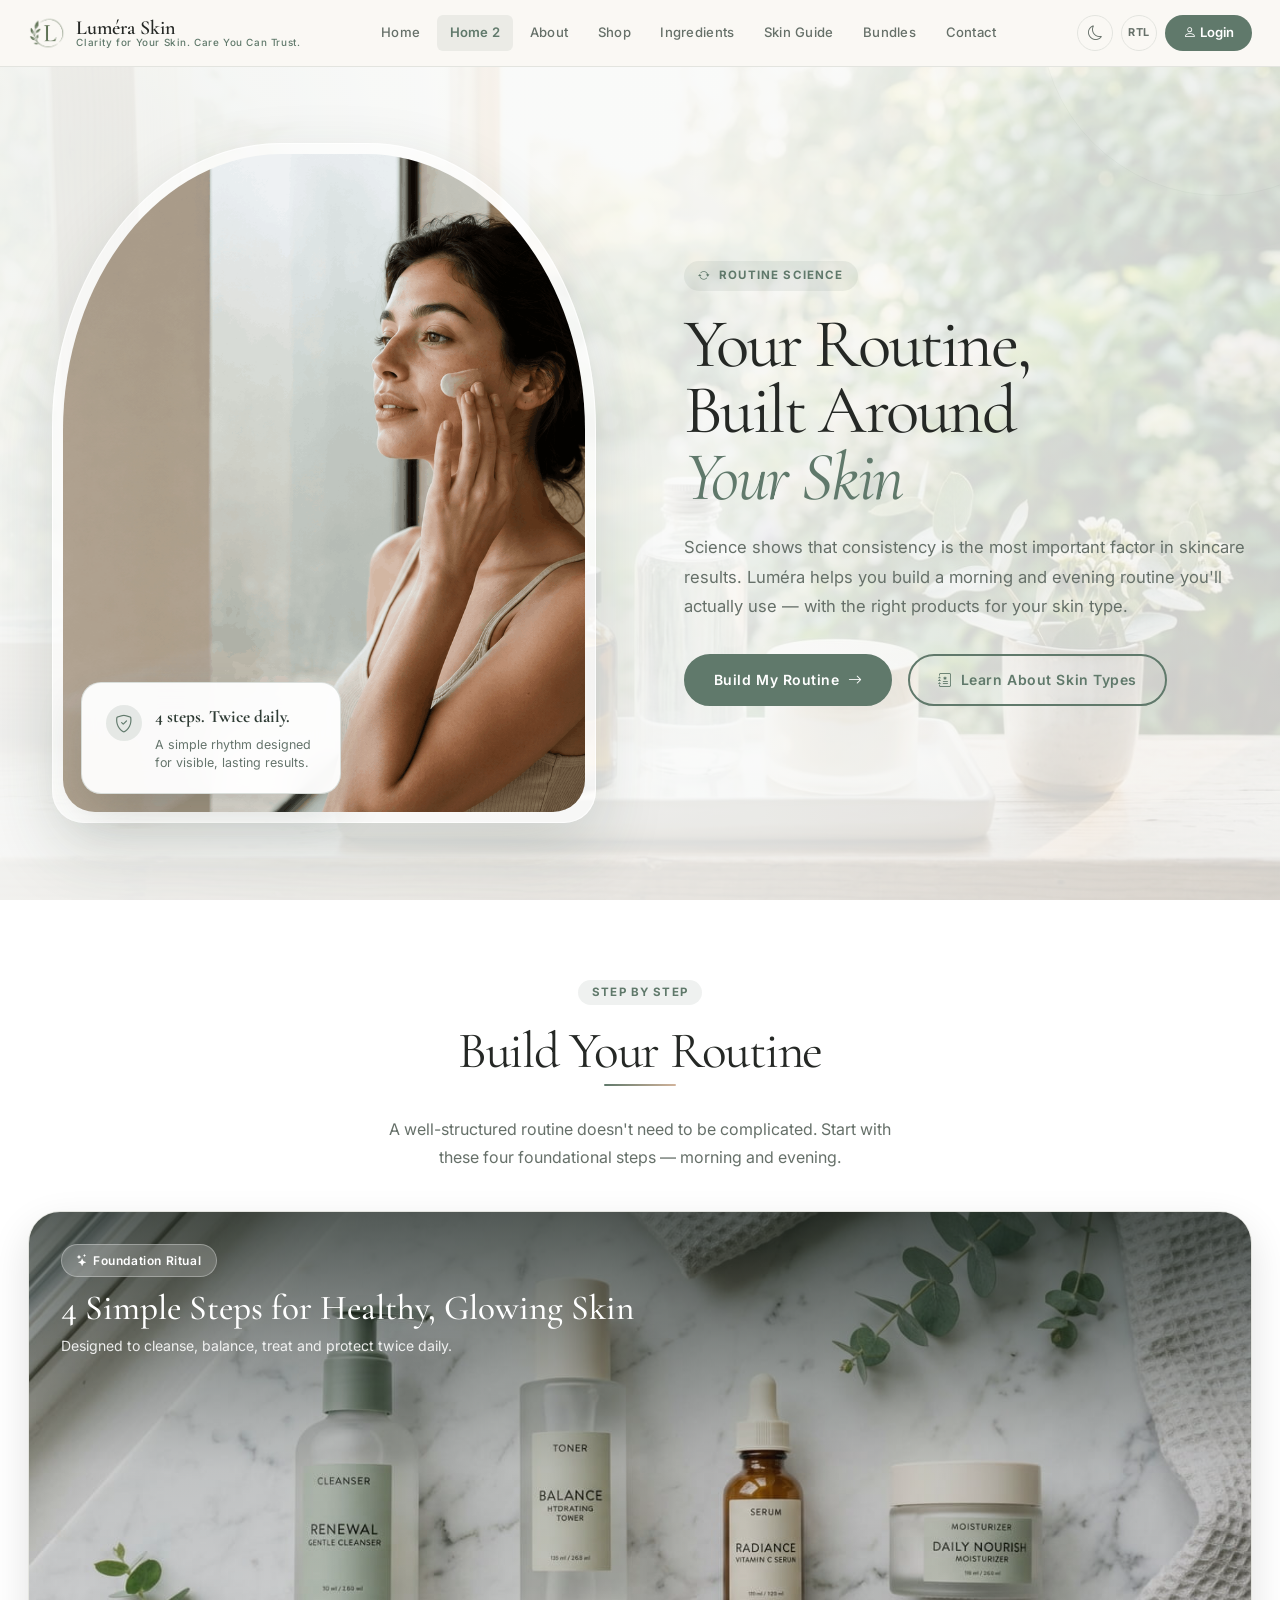
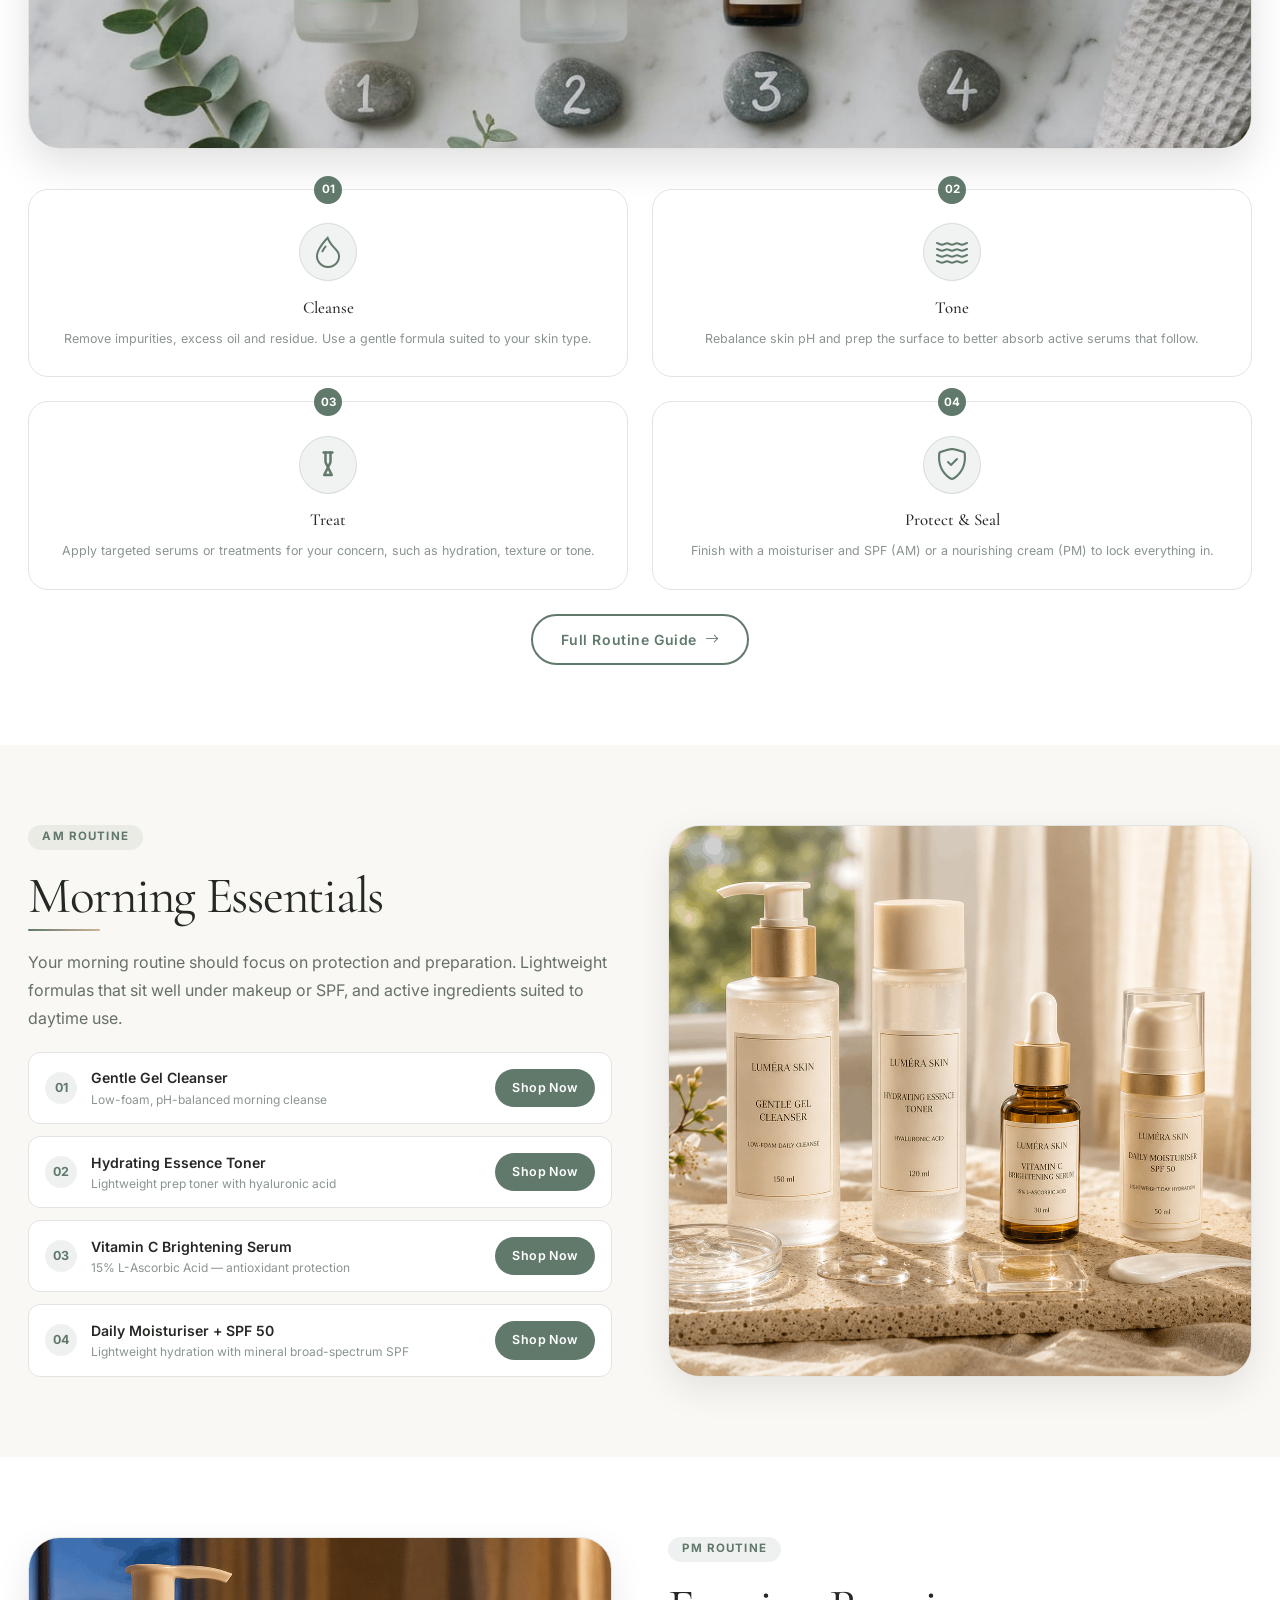
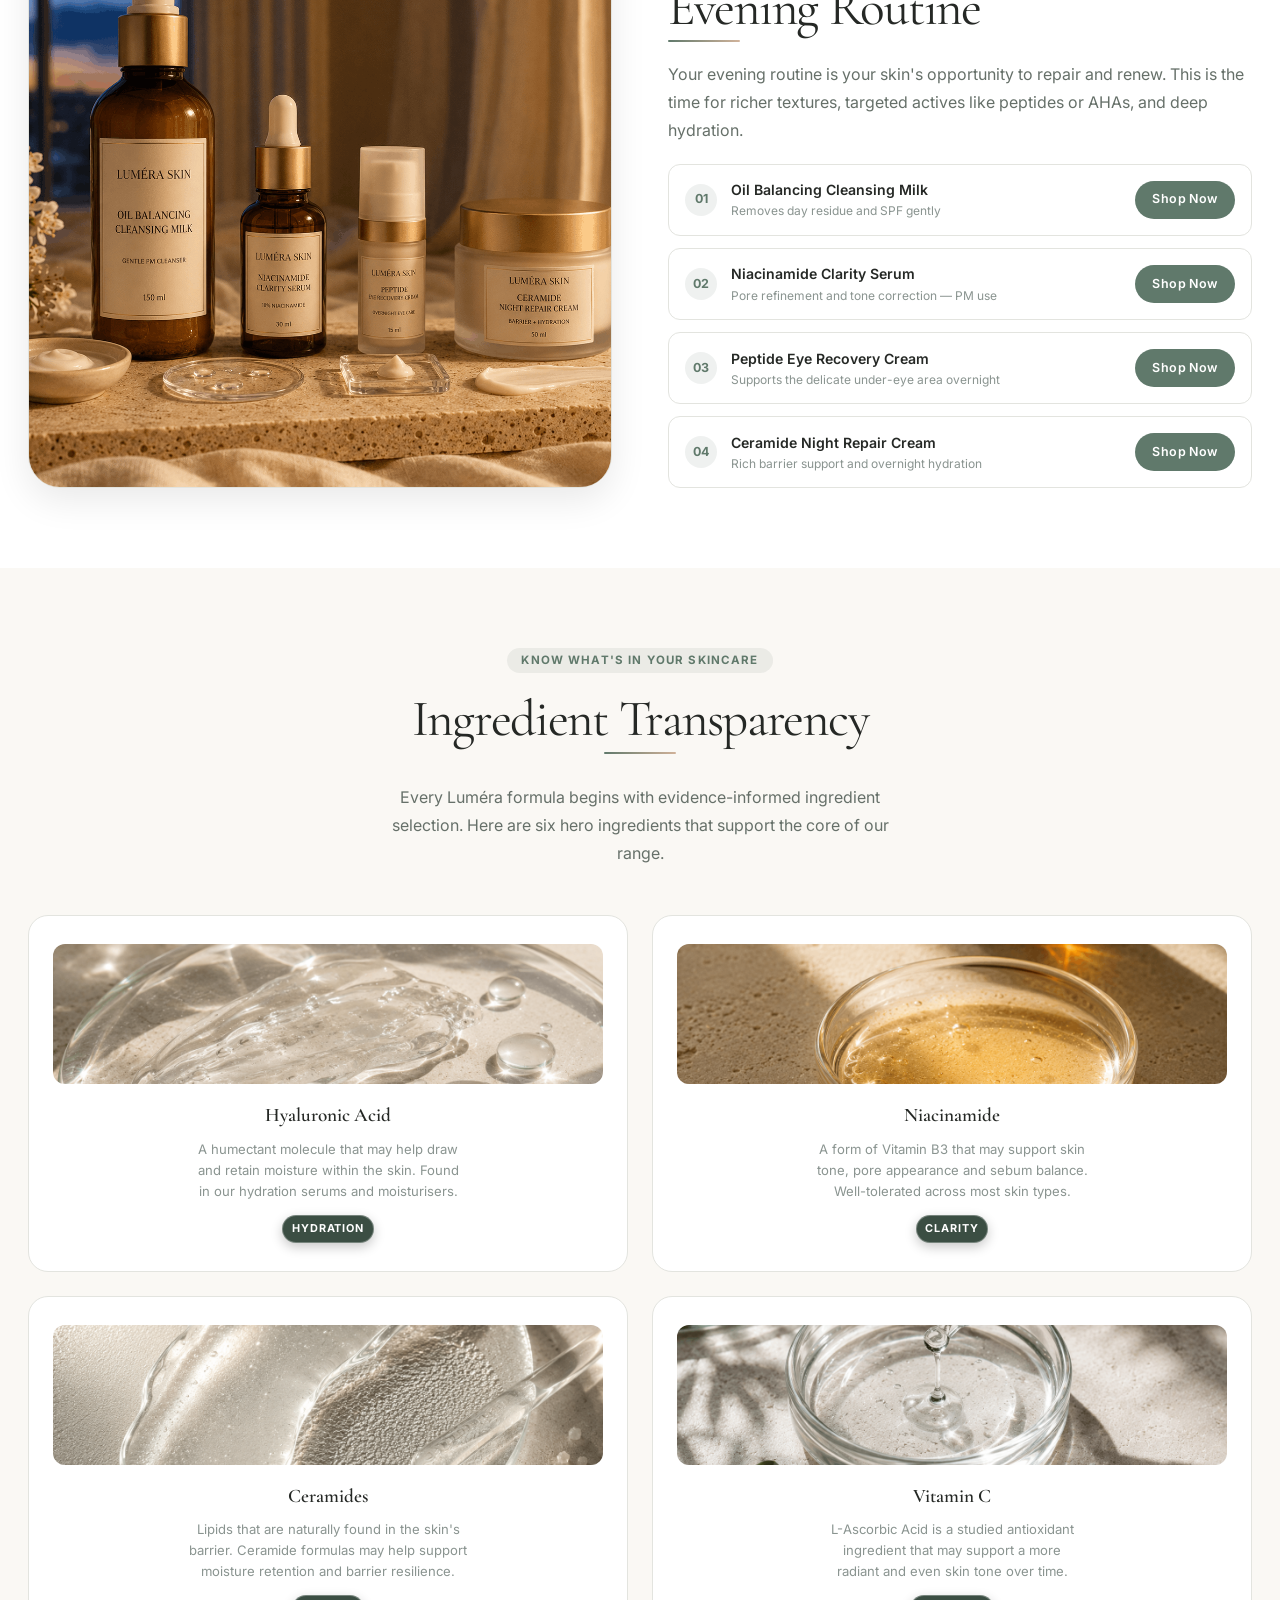
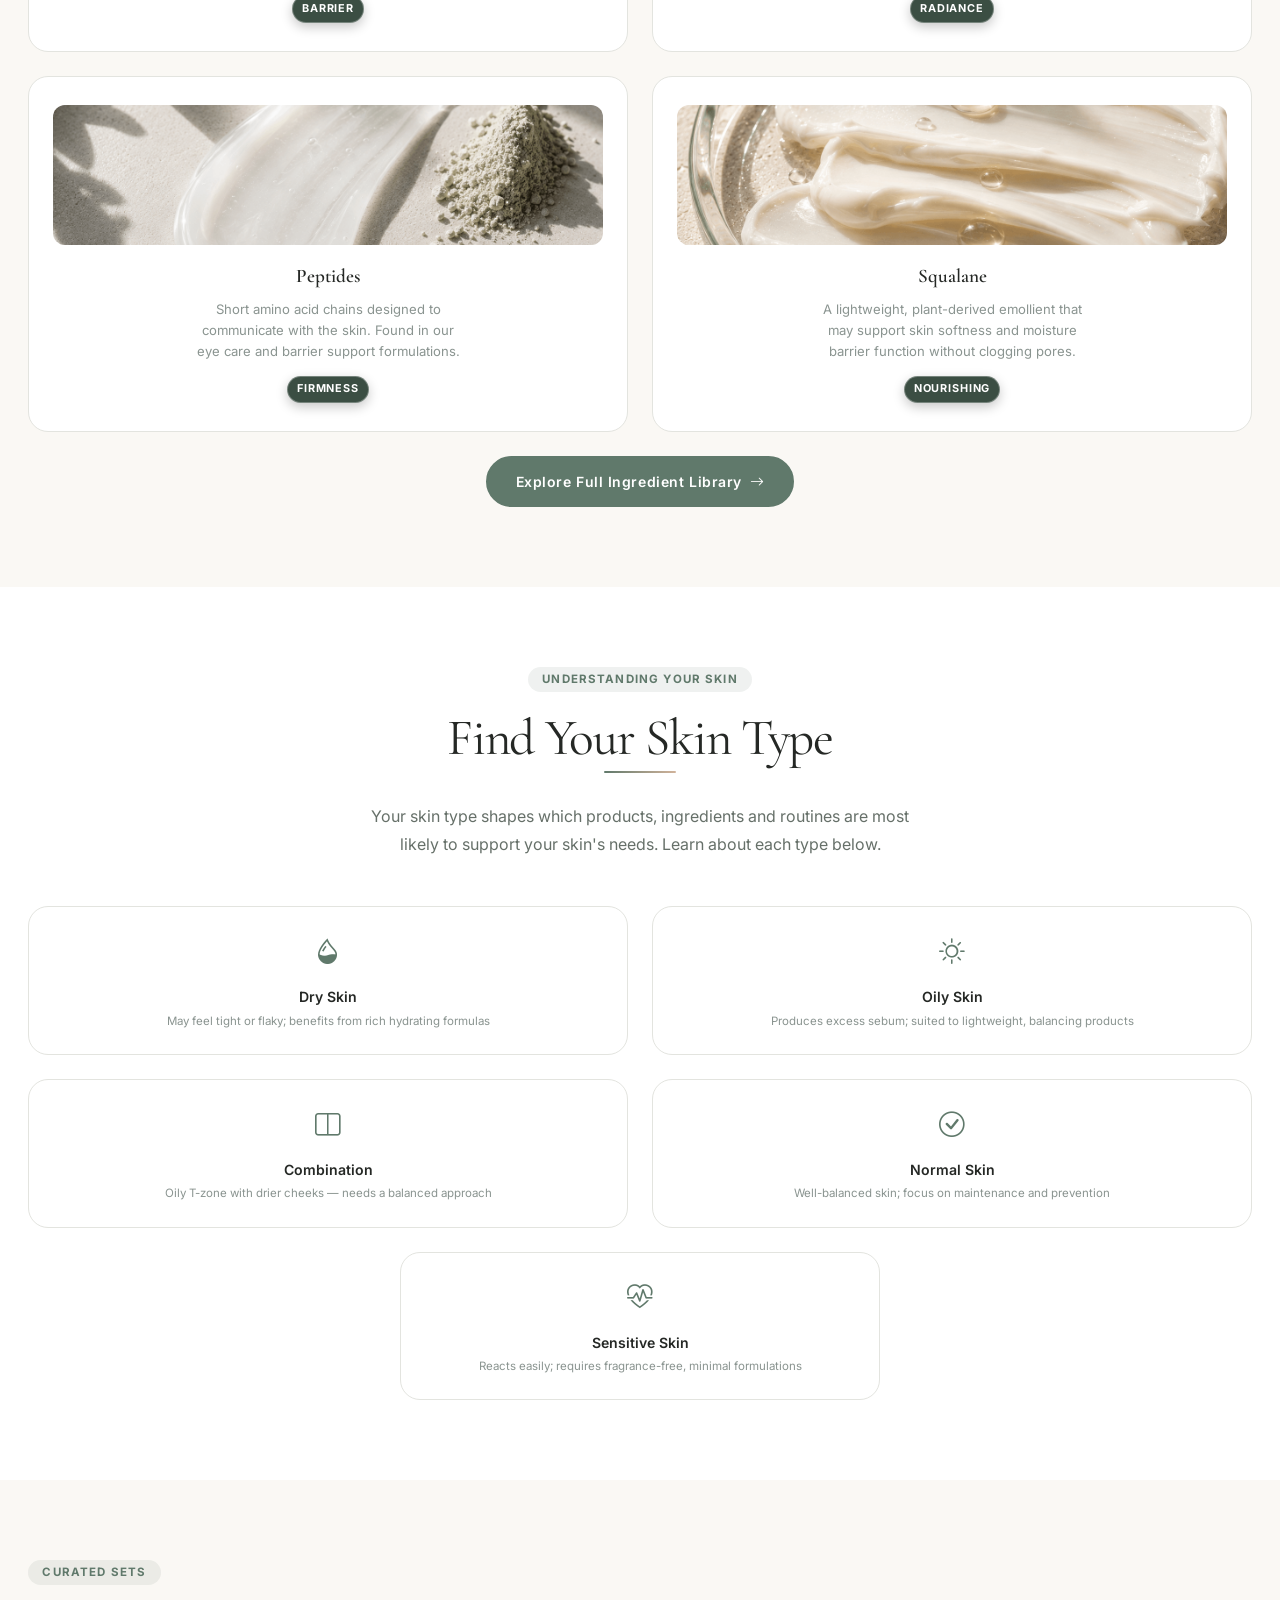
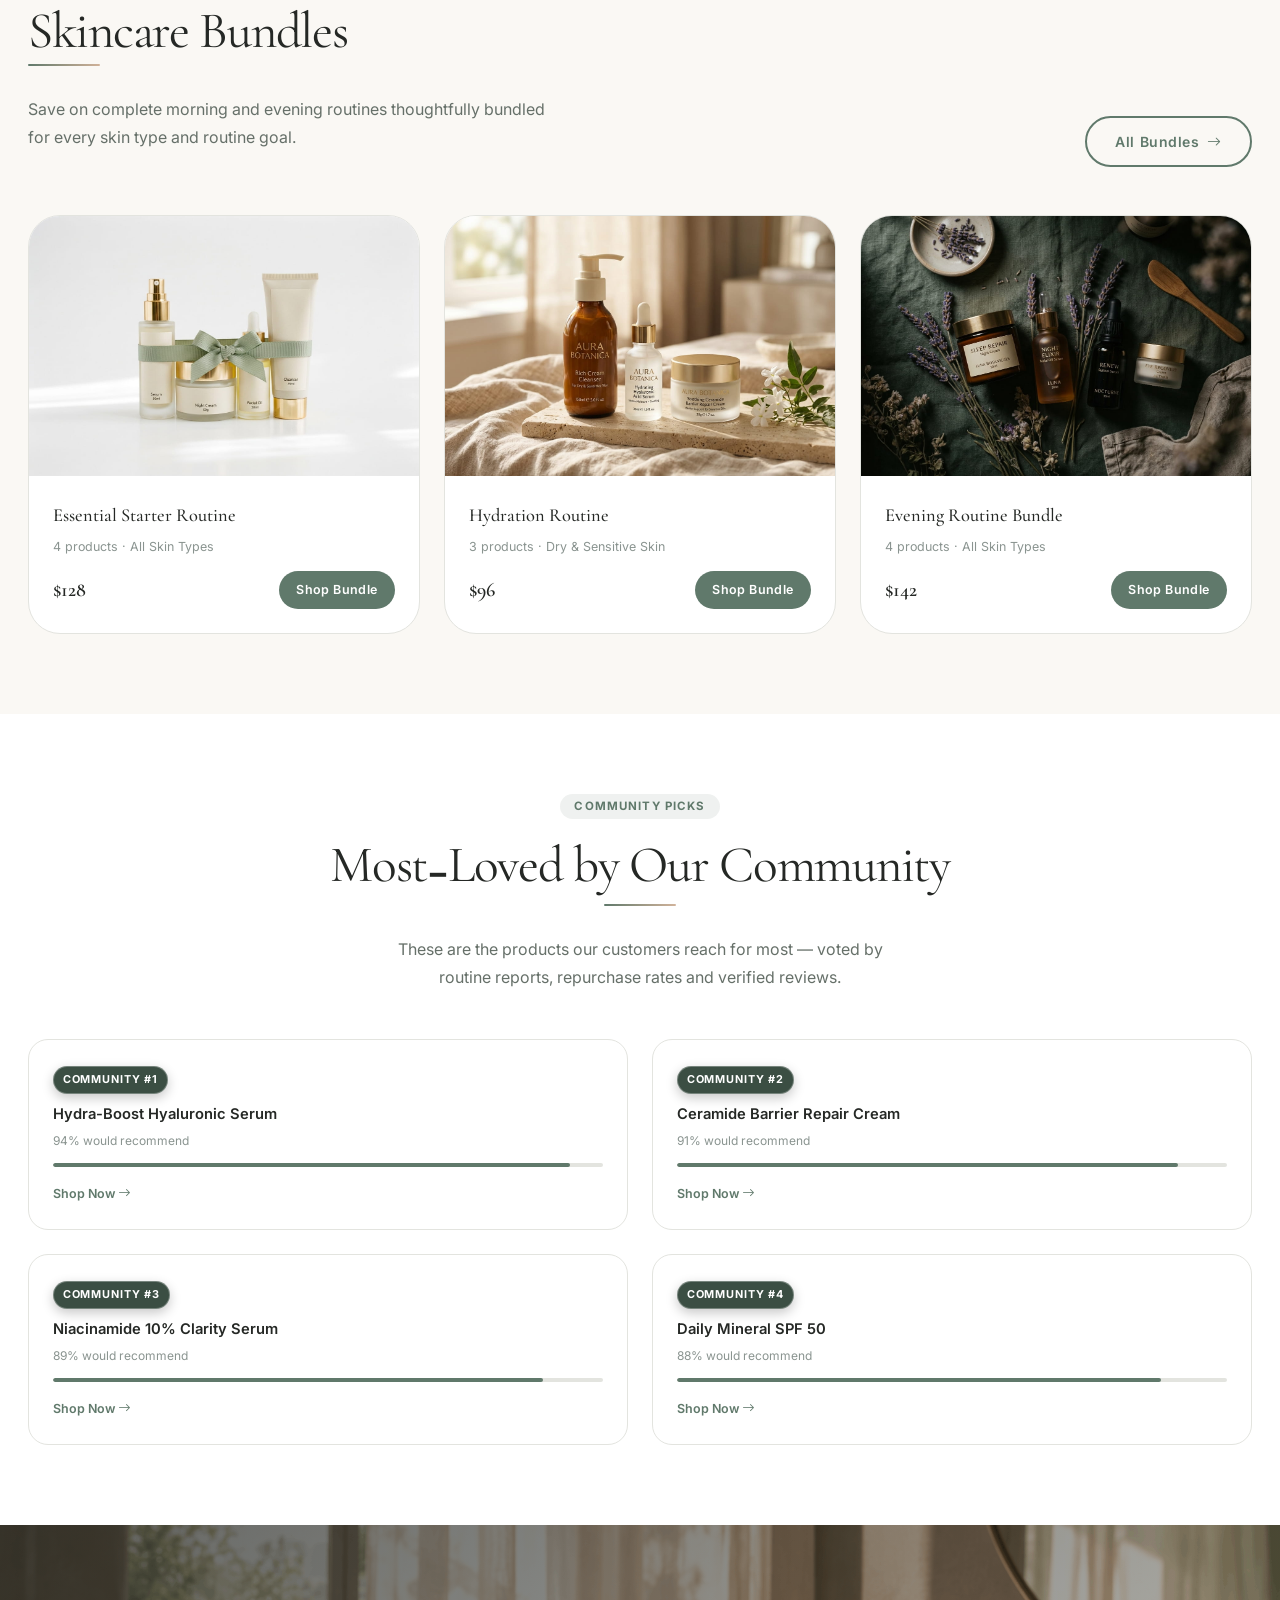
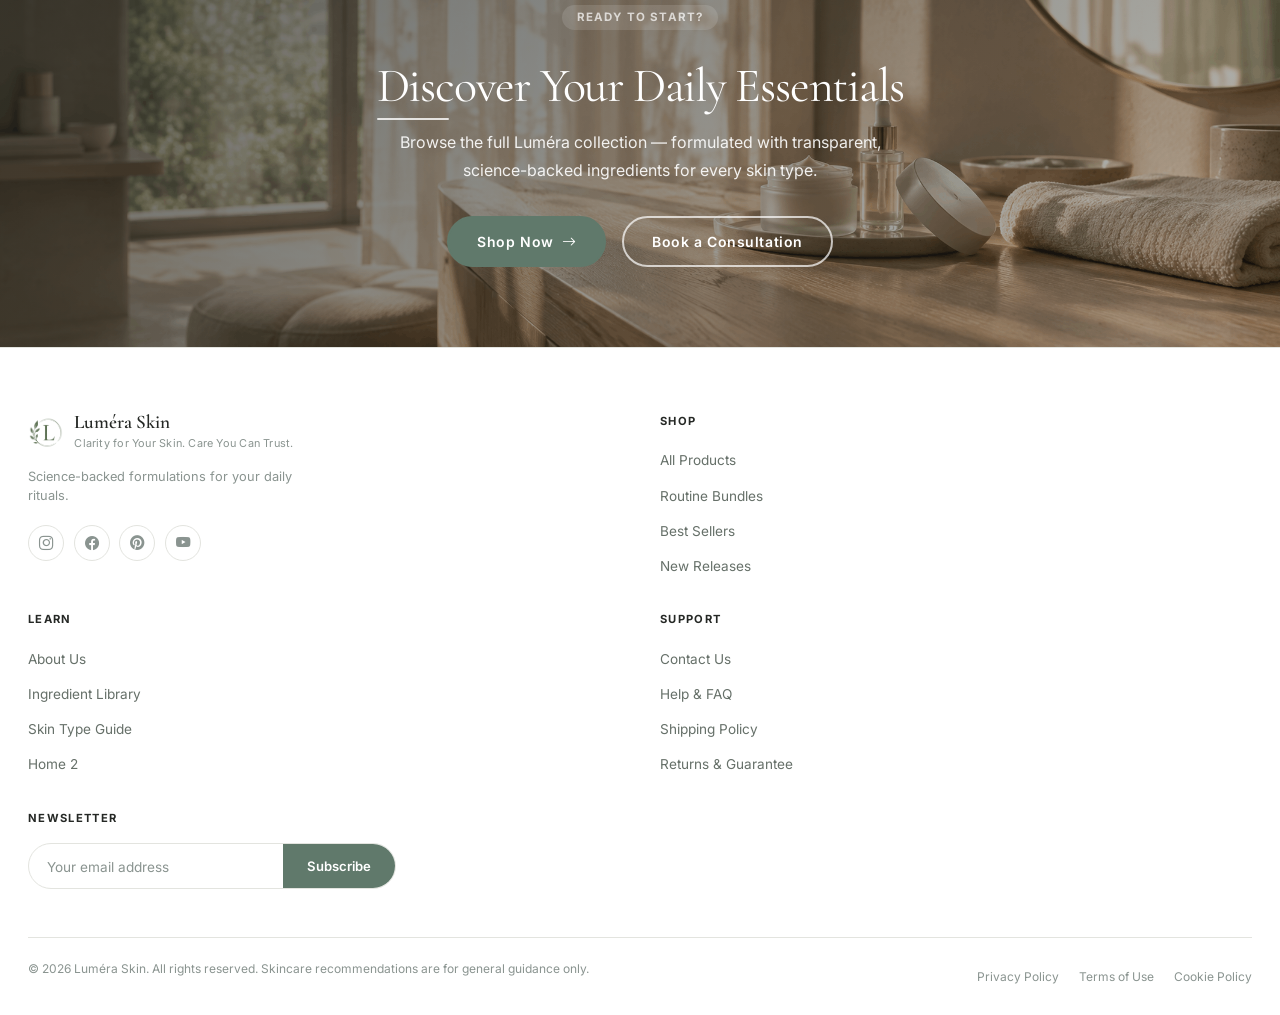
<file: home2.html>
<!DOCTYPE html>
<html lang="en" dir="ltr" data-theme="light">

<head>
  <meta charset="UTF-8">
  <meta name="viewport" content="width=device-width, initial-scale=1.0">
  <title>Routine Builder — Luméra Skin</title>
  <meta name="description"
    content="Build your ideal morning and evening skincare routine with Luméra Skin. Explore ingredient transparency, curated bundles and skin education.">
  <!-- Favicon / Browser Icon -->
  <link rel="icon" type="image/png" href="assets/images/logo.png">
  <link rel="apple-touch-icon" href="assets/images/logo.png">
  <link rel="stylesheet" href="https://cdn.jsdelivr.net/npm/bootstrap@5.3.3/dist/css/bootstrap.min.css">
  <link rel="stylesheet" href="https://cdn.jsdelivr.net/npm/bootstrap-icons@1.11.3/font/bootstrap-icons.min.css">
  <link
    href="https://fonts.googleapis.com/css2?family=Cormorant+Garamond:ital,wght@0,300;0,400;0,500;0,600;1,300;1,400&family=Inter:wght@300;400;500;600;700&display=swap"
    rel="stylesheet">
  <link rel="stylesheet" href="css/main.css">
  <link rel="stylesheet" href="css/header.css">
  <link rel="stylesheet" href="css/products.css">
  <link rel="stylesheet" href="css/forms.css">
  <link rel="stylesheet" href="css/footer.css">
  <link rel="stylesheet" href="css/dark-theme.css">
  <link rel="stylesheet" href="css/rtl.css">
  <link rel="stylesheet" href="css/desktop.css">
  <link rel="stylesheet" href="css/tablet.css">
  <link rel="stylesheet" href="css/mobile.css">
  <style>
    /* Home 2 Hero */
    .home2-hero {
      position: relative;
      background:
        radial-gradient(circle at 8% 12%, rgba(96, 121, 107, .16), transparent 28%),
        radial-gradient(circle at 92% 88%, rgba(194, 154, 122, .18), transparent 30%),
        var(--bg-secondary);
      padding: clamp(3.5rem, 8vw, 7.5rem) 0;
      overflow: hidden;
    }

    .home2-hero::before {
      content: "";
      position: absolute;
      width: 360px;
      height: 360px;
      top: -230px;
      right: -120px;
      border: 1px solid rgba(96, 121, 107, .18);
      border-radius: 50%;
      box-shadow: 0 0 0 55px rgba(96, 121, 107, .035), 0 0 0 110px rgba(96, 121, 107, .025);
      pointer-events: none;
    }

    .home2-hero::after {
      content: "";
      position: absolute;
      inset: 0;
      background:
        linear-gradient(90deg, rgba(247, 248, 246, .94), rgba(247, 248, 246, .76)),
        url('assets/images/morning-routine.jpg') center / cover no-repeat;
      opacity: .72;
      pointer-events: none;
    }

    .home2-hero>.container-brand {
      position: relative;
      z-index: 1;
    }

    .home2-hero-inner {
      display: grid;
      grid-template-columns: minmax(0, 1.02fr) minmax(340px, .98fr);
      gap: clamp(2rem, 5vw, 5rem);
      align-items: center;
    }

    .home2-hero-copy {
      position: relative;
      z-index: 2;
    }

    .home2-hero-title {
      font-size: clamp(2.75rem, 5.4vw, 5.25rem);
      line-height: .96;
      letter-spacing: -.035em;
      margin-bottom: 1.4rem;
      max-width: 720px;
    }

    .home2-hero-title em {
      font-style: italic;
      color: var(--color-primary);
    }

    .home2-hero-text {
      max-width: 570px;
      margin-bottom: 2rem;
      line-height: 1.8;
      font-size: clamp(.96rem, 1.3vw, 1.08rem);
    }

    .home2-hero-actions {
      display: flex;
      gap: 1rem;
      flex-wrap: wrap;
    }

    .home2-hero-image {
      position: relative;
      border-radius: 42% 42% var(--radius-xl) var(--radius-xl);
      aspect-ratio: 4/5;
      padding: 10px;
      background: rgba(255, 255, 255, .58);
      border: 1px solid rgba(255, 255, 255, .75);
      box-shadow: 0 28px 70px rgba(38, 54, 46, .16);
    }

    .home2-hero-image img {
      width: 100%;
      height: 100%;
      object-fit: cover;
      border-radius: inherit;
    }

    .home2-hero-image img {
      object-position: 72% center;
    }

    .hero-routine-note {
      position: absolute;
      left: 28px;
      bottom: 28px;
      width: min(260px, 75%);
      padding: 1.25rem 1.5rem;
      background: rgba(255, 255, 255, 0.95);
      color: #2f3c35;
      border: 1px solid rgba(96, 121, 107, 0.22);
      border-radius: 20px;
      box-shadow: 0 18px 45px rgba(38, 54, 46, 0.18);
      backdrop-filter: blur(14px);
      -webkit-backdrop-filter: blur(14px);
      display: flex;
      align-items: flex-start;
      gap: 0.85rem;
      z-index: 5;
    }

    .hero-routine-note-icon {
      width: 36px;
      height: 36px;
      border-radius: 50%;
      background: rgba(96, 121, 107, 0.14);
      color: var(--color-primary);
      display: flex;
      align-items: center;
      justify-content: center;
      font-size: 1.1rem;
      flex-shrink: 0;
      margin-top: 2px;
    }

    .hero-routine-note strong {
      display: block;
      font-family: var(--font-display);
      font-size: 1.08rem;
      margin-bottom: .25rem;
    }

    .hero-routine-note span {
      display: block;
      font-size: .78rem;
      color: #65746c;
      line-height: 1.5;
    }

    .hero2-label {
      display: inline-flex;
      align-items: center;
      gap: 0.5rem;
      background: rgba(96, 121, 107, .1);
      color: var(--color-primary);
      padding: 0.35rem 0.9rem;
      border-radius: var(--radius-pill);
      font-size: 0.72rem;
      font-weight: 700;
      letter-spacing: 0.1em;
      text-transform: uppercase;
      margin-bottom: 1.25rem;
    }

    /* Dark-theme hero contrast: pair the light text tokens with a genuinely
       dark image veil instead of the light daytime overlay. */
    [data-theme="dark"] .home2-hero {
      background:
        radial-gradient(circle at 8% 12%, rgba(143, 167, 154, .16), transparent 28%),
        radial-gradient(circle at 92% 88%, rgba(194, 154, 122, .12), transparent 30%),
        #111713;
    }

    [data-theme="dark"] .home2-hero::after {
      background:
        linear-gradient(90deg, rgba(12, 18, 15, .86), rgba(17, 25, 21, .74)),
        url('assets/images/morning-routine.jpg') center / cover no-repeat;
      opacity: .92;
    }

    [data-theme="dark"] .home2-hero-title,
    [data-theme="dark"] .home2-hero-text {
      color: #f7f5ef;
      text-shadow: 0 1px 18px rgba(0, 0, 0, .22);
    }

    [data-theme="dark"] .home2-hero-title em,
    [data-theme="dark"] .hero2-label {
      color: #a9c2b5;
    }

    [data-theme="dark"] .hero2-label {
      background: rgba(143, 167, 154, .14);
      border: 1px solid rgba(169, 194, 181, .28);
    }

    /* Keep the complete desktop hero inside the viewport below the fixed nav. */
    @media (min-width: 992px) {
      .home2-hero {
        height: calc(100svh - 66px);
        min-height: 600px;
        padding: clamp(1.5rem, 3.5vh, 2.5rem) 0;
        display: flex;
        align-items: center;
      }

      .home2-hero > .container-brand {
        width: 100%;
      }

      .home2-hero-image {
        width: auto;
        max-width: 100%;
        height: min(680px, calc(100svh - 66px - 3rem));
        justify-self: center;
      }

      .home2-hero-title {
        font-size: clamp(2.75rem, min(5.4vw, 9vh), 5.25rem);
      }
    }

    @media (max-width:991px) {
      .home2-hero-inner {
        grid-template-columns: 1fr;
        gap: 2.5rem;
      }

      .home2-hero-copy {
        order: 2;
        padding: 0 clamp(.2rem, 2vw, 1rem);
      }

      .home2-hero-image {
        order: 1;
        aspect-ratio: 16/10;
        border-radius: 24px 24px 80px 24px;
      }

      .hero-routine-note {
        left: 20px;
        bottom: -22px;
      }
    }

    @media (max-width:576px) {
      .home2-hero {
        padding: 2.5rem 0 4rem;
      }

      .home2-hero-inner {
        gap: 3.5rem;
      }

      .home2-hero-image {
        aspect-ratio: 4/3;
        padding: 6px;
        border-radius: 18px 18px 54px 18px;
      }

      .home2-hero-title {
        font-size: clamp(2.55rem, 13vw, 3.65rem);
        line-height: .98;
      }

      .home2-hero-actions {
        flex-direction: column;
      }

      .home2-hero-actions a {
        width: 100%;
        justify-content: center;
      }

      .hero-routine-note {
        left: 12px;
        bottom: -30px;
        width: 72%;
        padding: .8rem .9rem;
      }

      .home2-hero::after {
        background:
          linear-gradient(rgba(247, 248, 246, .82), rgba(247, 248, 246, .96)),
          url('assets/images/morning-routine.jpg') center / cover no-repeat;
        opacity: .58;
      }

      [data-theme="dark"] .home2-hero::after {
        background:
          linear-gradient(rgba(12, 18, 15, .72), rgba(12, 18, 15, .92)),
          url('assets/images/morning-routine.jpg') center / cover no-repeat;
        opacity: .94;
      }
    }

    /* Unified section heading style */
    section.section-py .section-label,
    .cta-section .section-label {
      display: flex;
      align-items: center;
      gap: 0.5rem;
      width: fit-content;
      padding: 0.35rem 0.9rem;
      margin-bottom: 1.25rem;
      border: 0;
      border-radius: var(--radius-pill);
      background: rgba(96, 121, 107, .1);
      letter-spacing: 0.1em;
      line-height: 1.2;
    }

    section.section-py .section-label::before,
    .cta-section .section-label::before {
      display: none;
      content: "";
      width: 6px;
      height: 6px;
      flex: 0 0 6px;
      border-radius: 50%;
      background: var(--color-primary);
      box-shadow: 0 0 0 4px rgba(96, 121, 107, 0.1);
    }

    section.section-py .text-center .section-label,
    section.section-py .section-header.text-center .section-label,
    .cta-section .section-label {
      margin-inline: auto;
    }

    .cta-section .section-label {
      display: flex;
    }

    section.section-py .brand-divider {
      display: none;
    }

    h2.heading-reveal {
      position: relative;
      display: inline-block;
      max-width: 820px;
      margin-bottom: 1.55rem;
      font-size: clamp(2.15rem, 4vw, 3.35rem);
      line-height: 1.04;
      letter-spacing: -0.025em;
      opacity: 0;
      transform: translateY(30px) skewY(2deg);
      filter: blur(5px);
      transition: opacity .75s ease, transform .85s cubic-bezier(.2, .75, .25, 1), filter .65s ease;
    }

    h2.heading-reveal::after {
      content: "";
      position: absolute;
      left: 0;
      bottom: -.48rem;
      width: 72px;
      height: 2px;
      border-radius: 10px;
      background: linear-gradient(90deg, var(--color-primary), rgba(194, 154, 122, .75));
      transform: scaleX(0);
      transform-origin: left;
      transition: transform .7s cubic-bezier(.2, .75, .25, 1) .28s;
    }

    h2.heading-reveal.heading-visible {
      opacity: 1;
      transform: none;
      filter: none;
    }

    h2.heading-reveal.heading-visible::after {
      transform: scaleX(1);
    }

    .text-center h2.heading-reveal::after {
      left: 50%;
      transform: translateX(-50%) scaleX(0);
      transform-origin: center;
    }

    .text-center h2.heading-reveal.heading-visible::after {
      transform: translateX(-50%) scaleX(1);
    }

    .cta-section h2.heading-reveal::after {
      background: rgba(255, 255, 255, .8);
    }

    .cta-section .section-label {
      border-color: rgba(255, 255, 255, .28);
      background: rgba(255, 255, 255, .12);
    }

    .cta-section .section-label::before {
      background: #fff;
      box-shadow: 0 0 0 4px rgba(255, 255, 255, .12);
    }

    @media (max-width: 576px) {

      section.section-py .section-label,
      .cta-section .section-label {
        padding: 0.38rem 0.72rem;
        font-size: 0.66rem;
        letter-spacing: 0.1em;
      }

      h2.heading-reveal {
        margin-bottom: 1.35rem;
        font-size: clamp(1.85rem, 9vw, 2.45rem);
      }
    }

    @media (prefers-reduced-motion: reduce) {
      h2.heading-reveal {
        opacity: 1;
        transform: none;
        filter: none;
        transition: none;
      }

      h2.heading-reveal::after {
        transform: scaleX(1);
        transition: none;
      }
    }

    /* Routine Steps */
    .routine-hero-image-wrap {
      position: relative;
      border-radius: var(--radius-xl);
      overflow: hidden;
      box-shadow: 0 16px 40px rgba(0, 0, 0, 0.12);
      border: 1px solid var(--border-color);
      height: clamp(520px, 42vw, 600px);
      width: 100%;
    }

    .routine-hero-image-wrap img {
      width: 100%;
      height: 100%;
      object-fit: cover;
      object-position: center;
      transition: transform 700ms cubic-bezier(0.16, 1, 0.3, 1);
    }

    .routine-hero-image-wrap:hover img {
      transform: scale(1.04);
    }

    .routine-hero-overlay {
      position: absolute;
      inset: 0;
      background: linear-gradient(180deg, rgba(22, 32, 27, 0.72) 0%, rgba(22, 32, 27, 0.2) 48%, rgba(22, 32, 27, 0.08) 100%);
      pointer-events: none;
    }

    .routine-hero-content {
      position: absolute;
      top: 2rem;
      bottom: auto;
      left: 2rem;
      right: 2rem;
      color: #ffffff;
      z-index: 2;
    }

    .routine-hero-tag {
      display: inline-flex;
      align-items: center;
      padding: 0.35rem 0.9rem;
      border-radius: var(--radius-pill);
      background: rgba(255, 255, 255, 0.2);
      backdrop-filter: blur(10px);
      -webkit-backdrop-filter: blur(10px);
      font-size: 0.75rem;
      font-weight: 600;
      letter-spacing: 0.05em;
      margin-bottom: 0.6rem;
      border: 1px solid rgba(255, 255, 255, 0.3);
    }

    .routine-hero-title {
      font-family: var(--font-display);
      font-size: clamp(1.5rem, 3vw, 2.2rem);
      font-weight: 500;
      color: #ffffff;
      margin-bottom: 0.3rem;
    }

    .routine-hero-sub {
      font-size: 0.88rem;
      color: rgba(255, 255, 255, 0.88);
      margin: 0;
    }

    .routine-steps-grid {
      display: grid;
      grid-template-columns: repeat(4, 1fr);
      gap: 1.25rem;
    }

    .routine-step-card {
      background: var(--bg-card);
      border: 1px solid var(--border-color);
      border-radius: var(--radius-lg);
      padding: 1.75rem 1.25rem;
      text-align: center;
      position: relative;
      display: flex;
      flex-direction: column;
      align-items: stretch;
      transition: all var(--transition-base);
    }

    .routine-step-card:hover {
      box-shadow: var(--shadow-card-hover);
      border-color: rgba(96, 121, 107, .3);
    }

    .routine-step-num {
      position: absolute;
      top: -14px;
      left: 50%;
      transform: translateX(-50%);
      width: 28px;
      height: 28px;
      background: var(--color-primary);
      color: #fff;
      border-radius: 50%;
      display: flex;
      align-items: center;
      justify-content: center;
      font-size: 0.72rem;
      font-weight: 700;
    }

    .routine-step-icon {
      width: 58px;
      height: 58px;
      flex: 0 0 58px;
      margin: 0.35rem auto 0.9rem;
      border: 1px solid rgba(96, 121, 107, .18);
      border-radius: 50%;
      background: rgba(96, 121, 107, .09);
      color: var(--color-primary);
      font-size: 2rem;
      line-height: 1;
      display: flex;
      align-items: center;
      justify-content: center;
    }

    .routine-step-icon i {
      display: block;
      line-height: 1;
    }

    .routine-step-icon svg {
      width: 30px;
      height: 30px;
    }

    .routine-step-name {
      min-height: 1.45em;
      margin-bottom: 0.55rem;
      font-family: var(--font-display);
      font-size: 1.05rem;
      font-weight: 500;
      line-height: 1.45;
      color: var(--text-heading);
    }

    .routine-step-desc {
      font-size: 0.78rem;
      color: var(--text-muted);
      line-height: 1.55;
    }

    @media (max-width:991px) {
      .routine-steps-grid {
        grid-template-columns: repeat(2, 1fr);
      }
    }

    @media (max-width:768px) {
      .routine-hero-image-wrap {
        height: clamp(360px, 58vw, 440px);
      }

      .routine-hero-content {
        top: 1.25rem;
        bottom: auto;
        left: 1.25rem;
        right: 1.25rem;
      }
    }

    @media (max-width:480px) {
      .routine-steps-grid {
        grid-template-columns: 1fr 1fr;
        gap: 0.75rem;
      }
    }

    /* AM/PM Routine Sections */
    .routine-section {
      display: grid;
      grid-template-columns: 1fr 1fr;
      gap: 3.5rem;
      align-items: stretch;
    }

    .routine-section.reverse {
      direction: ltr;
    }

    .routine-section-img {
      border-radius: var(--radius-xl);
      overflow: hidden;
      height: 100%;
      min-height: 500px;
      box-shadow: 0 12px 36px rgba(0, 0, 0, 0.09);
      border: 1px solid var(--border-color);
    }

    .routine-section-img img {
      width: 100%;
      height: 100%;
      object-fit: cover;
      object-position: center;
    }

    .routine-product-list {
      display: flex;
      flex-direction: column;
      gap: 0.75rem;
      margin-top: 1.25rem;
    }

    .routine-product-item {
      display: flex;
      align-items: center;
      gap: 0.85rem;
      padding: 0.85rem 1rem;
      background: var(--bg-card);
      border: 1px solid var(--border-color);
      border-radius: var(--radius-md);
      transition: all var(--transition-fast);
    }

    .routine-product-item:hover {
      border-color: var(--color-primary);
      transform: translateX(4px);
    }

    [dir="rtl"] .routine-product-item:hover {
      transform: translateX(-4px);
    }

    .routine-product-num {
      width: 32px;
      height: 32px;
      background: rgba(96, 121, 107, .1);
      color: var(--color-primary);
      border-radius: 50%;
      display: flex;
      align-items: center;
      justify-content: center;
      font-size: 0.78rem;
      font-weight: 700;
      flex-shrink: 0;
    }

    .routine-product-info {
      flex: 1;
    }

    .routine-product-name {
      font-size: 0.88rem;
      font-weight: 600;
      color: var(--text-heading);
    }

    .routine-product-desc {
      font-size: 0.75rem;
      color: var(--text-muted);
    }

    @media (max-width: 1366px) {
      .routine-section-img {
        min-height: 520px;
        height: 100%;
      }
    }

    @media (max-width: 768px) {
      .routine-section {
        grid-template-columns: 1fr;
        gap: 2rem;
      }

      .routine-section-img {
        min-height: 320px;
        height: 320px;
      }
    }

    [dir="rtl"] .routine-section {
      direction: rtl;
    }

    /* Ingredient Transparency Preview */
    .ingredient-preview-grid {
      display: grid;
      grid-template-columns: repeat(3, 1fr);
      gap: 1.25rem;
    }

    @media (min-width: 577px) and (max-width: 1366px) {
      .ingredient-preview-grid {
        grid-template-columns: repeat(2, 1fr) !important;
        gap: 1.5rem !important;
      }
    }

    .ingredient-preview-card {
      background: var(--bg-card);
      border: 1px solid var(--border-color);
      border-radius: var(--radius-lg);
      padding: 1.75rem 1.5rem;
      display: flex;
      flex-direction: column;
      align-items: center;
      text-align: center;
      transition: all var(--transition-base);
    }

    .ingredient-preview-card:hover {
      transform: translateY(-4px);
      box-shadow: var(--shadow-card-hover);
      border-color: rgba(96, 121, 107, .3);
    }

    .ingredient-img-wrap {
      width: 100%;
      height: 140px;
      border-radius: var(--radius-md);
      overflow: hidden;
      margin-bottom: 1rem;
    }

    .ingredient-img-wrap img {
      width: 100%;
      height: 100%;
      object-fit: cover;
      transition: transform 400ms ease;
    }

    .ingredient-preview-card:hover .ingredient-img-wrap img {
      transform: scale(1.08);
    }

    .ingredient-emoji {
      font-size: 2rem;
      margin-bottom: 0.85rem;
    }

    .ingredient-name {
      font-family: var(--font-display);
      font-size: 1.2rem;
      font-weight: 600;
      color: var(--text-heading);
      margin-bottom: 0.4rem;
      text-align: center;
    }

    .ingredient-benefit {
      width: 100%;
      max-width: 338px;
      min-height: calc(1.6em * 3);
      margin-inline: auto;
      font-size: 0.82rem;
      color: var(--text-muted);
      line-height: 1.6;
      text-align: center;
      text-wrap: balance;
    }

    .ingredient-preview-badge {
      margin-top: 0.85rem;
      display: flex;
      justify-content: center;
      align-items: center;
      width: 100%;
      text-align: center;
    }

    @media (max-width:991px) {
      .ingredient-preview-grid {
        grid-template-columns: 1fr 1fr;
      }
    }

    @media (max-width:576px) {
      .ingredient-preview-grid {
        grid-template-columns: 1fr;
      }

      .ingredient-benefit {
        max-width: none;
        min-height: 0;
      }
    }

    /* Skin type preview */
    .skin-type-preview-grid {
      display: grid;
      grid-template-columns: repeat(5, 1fr);
      gap: 1rem;
    }

    .skin-type-preview-card {
      background: var(--bg-card);
      border: 1px solid var(--border-color);
      border-radius: var(--radius-lg);
      padding: 1.5rem 1rem;
      text-align: center;
      transition: all var(--transition-base);
      text-decoration: none;
      display: block;
    }

    .skin-type-preview-card:hover {
      transform: translateY(-4px);
      border-color: var(--color-primary);
    }

    .skin-type-preview-icon {
      font-size: 1.6rem;
      color: var(--color-primary);
      margin-bottom: 0.75rem;
      display: block;
    }

    .skin-type-preview-name {
      font-size: 0.88rem;
      font-weight: 600;
      color: var(--text-heading);
      margin-bottom: 0.25rem;
    }

    .skin-type-preview-desc {
      font-size: 0.72rem;
      color: var(--text-muted);
      line-height: 1.5;
    }

    @media (min-width: 577px) and (max-width: 1366px) {
      .skin-type-preview-grid {
        grid-template-columns: repeat(2, 1fr) !important;
        gap: 1.5rem !important;
      }

      .skin-type-preview-card {
        grid-column: auto !important;
      }

      .skin-type-preview-grid>*:last-child:nth-child(odd) {
        grid-column: 1 / -1 !important;
        justify-self: center !important;
        max-width: 480px !important;
        width: 100% !important;
      }
    }

    @media (max-width: 576px) {
      .skin-type-preview-grid {
        grid-template-columns: 1fr !important;
        gap: 1rem !important;
      }
    }

    /* Curated Bundles */
    .bundles-preview-grid {
      display: grid;
      grid-template-columns: repeat(3, 1fr);
      gap: 1.5rem;
    }

    .bundle-preview-card {
      background: var(--bg-card);
      border: 1px solid var(--border-color);
      border-radius: var(--radius-xl);
      overflow: hidden;
      transition: all var(--transition-base);
    }

    .bundle-preview-card:hover {
      transform: translateY(-5px);
      box-shadow: var(--shadow-card-hover);
      border-color: rgba(96, 121, 107, .25);
    }

    .bundle-preview-img {
      aspect-ratio: 3/2;
      overflow: hidden;
      background: var(--bg-secondary);
    }

    .bundle-preview-img img {
      width: 100%;
      height: 100%;
      object-fit: cover;
      transition: transform 400ms ease;
    }

    .bundle-preview-card:hover .bundle-preview-img img {
      transform: scale(1.05);
    }

    .bundle-preview-body {
      padding: 1.5rem;
    }

    .bundle-name {
      font-family: var(--font-display);
      font-size: 1.15rem;
      font-weight: 500;
      color: var(--text-heading);
      margin-bottom: 0.4rem;
    }

    .bundle-items-count {
      font-size: 0.78rem;
      color: var(--text-muted);
      margin-bottom: 0.85rem;
    }

    .bundle-price-row {
      display: flex;
      align-items: center;
      justify-content: space-between;
    }

    .bundle-price {
      font-size: 1.25rem;
      font-family: var(--font-display);
      font-weight: 600;
      color: var(--text-heading);
    }

    @media (min-width:577px) and (max-width:991px) {
      .bundles-preview-grid {
        grid-template-columns: repeat(4, minmax(0, 1fr));
      }

      .bundle-preview-card {
        grid-column: span 2;
      }

      .bundle-preview-card:last-child {
        grid-column: 2 / span 2;
      }
    }

    @media (max-width:576px) {
      .bundles-preview-grid {
        grid-template-columns: 1fr;
      }
    }

    /* Community favorites */
    .community-grid {
      display: grid;
      grid-template-columns: repeat(4, 1fr);
      gap: 1.25rem;
    }

    .community-card {
      background: var(--bg-card);
      border: 1px solid var(--border-color);
      border-radius: var(--radius-lg);
      padding: 1.5rem;
      transition: all var(--transition-base);
    }

    .community-card:hover {
      transform: translateY(-3px);
      box-shadow: var(--shadow-md);
    }

    .community-product-name {
      font-size: 0.92rem;
      font-weight: 600;
      color: var(--text-heading);
      margin-bottom: 0.3rem;
    }

    .community-votes {
      font-size: 0.75rem;
      color: var(--text-muted);
    }

    .community-bar {
      height: 4px;
      background: var(--border-color);
      border-radius: 2px;
      margin: 0.75rem 0;
      overflow: hidden;
    }

    .community-bar-fill {
      height: 100%;
      background: var(--color-primary);
      border-radius: 2px;
    }

    @media (min-width: 577px) and (max-width: 1366px) {
      .community-grid {
        grid-template-columns: repeat(2, 1fr) !important;
        gap: 1.5rem !important;
      }
    }

    @media (max-width: 576px) {
      .community-grid {
        grid-template-columns: 1fr !important;
        gap: 1rem !important;
      }
    }
  </style>
</head>

<body>
  <!-- NAVBAR (same as home1) -->
  <nav class="lumera-navbar" id="mainNavbar" aria-label="Main navigation">
    <div class="navbar-inner">
      <a href="index.html" class="navbar-brand-wrap" aria-label="Luméra Skin — Home">
        <div class="navbar-logo" aria-hidden="true">
          <img src="assets/images/logo.png" alt="Luméra Skin Logo">
        </div>
        <div class="navbar-brand-text">
          <span class="navbar-brand-name">Luméra Skin</span>
          <span class="navbar-brand-tagline">Clarity for Your Skin. Care You Can Trust.</span>
        </div>
      </a>
      <ul class="navbar-nav-center" role="list">
        <li><a href="index.html" class="nav-link">Home</a></li>
        <li><a href="home2.html" class="nav-link active">Home 2</a></li>
        <li><a href="about.html" class="nav-link">About</a></li>
        <li><a href="shop.html" class="nav-link">Shop</a></li>
        <li><a href="ingredients.html" class="nav-link">Ingredients</a></li>
        <li><a href="skin-type-guide.html" class="nav-link">Skin Guide</a></li>
        <li><a href="bundle-deals.html" class="nav-link">Bundles</a></li>
        <li><a href="contact.html" class="nav-link">Contact</a></li>
      </ul>
      <div class="navbar-utils">
        <button class="navbar-util-btn theme-toggle-btn" aria-label="Toggle dark mode"><i
            class="bi bi-moon theme-toggle-icon"></i></button>
        <button class="navbar-util-btn navbar-rtl-btn rtl-toggle-btn" aria-label="Toggle RTL">RTL</button>
        <a href="login.html" class="btn-login-nav"><i class="bi bi-person"></i> Login</a>
        <button class="navbar-mobile-toggle" id="navMobileToggle" aria-label="Open menu" aria-expanded="false"><i
            class="bi bi-list"></i></button>
      </div>
    </div>
    <div class="navbar-mobile-menu" id="navMobileMenu">
      <a href="index.html" class="nav-link">Home</a>
      <a href="home2.html" class="nav-link active">Home 2</a>
      <a href="about.html" class="nav-link">About</a>
      <a href="shop.html" class="nav-link">Shop</a>
      <a href="ingredients.html" class="nav-link">Ingredients</a>
      <a href="skin-type-guide.html" class="nav-link">Skin Guide</a>
      <a href="bundle-deals.html" class="nav-link">Bundles</a>
      <a href="contact.html" class="nav-link">Contact</a>
      <div class="mobile-utils">
        <button class="navbar-util-btn theme-toggle-btn" aria-label="Toggle dark mode"><i
            class="bi bi-moon theme-toggle-icon"></i></button>
        <button class="navbar-util-btn navbar-rtl-btn rtl-toggle-btn" aria-label="Toggle RTL">RTL</button>
        <a href="login.html" class="btn-login-nav ms-auto"><i class="bi bi-person"></i> Login</a>
      </div>
    </div>
  </nav>

  <!-- HERO: Home 2 -->
  <section class="home2-hero" aria-label="Routine Builder Hero">
    <div class="container-brand">
      <div class="home2-hero-inner">
        <div class="home2-hero-image fade-up">
          <img src="assets/images/routine-banner.png" alt="Woman applying skincare cream as part of her daily routine"
            loading="eager">
          <div class="hero-routine-note" aria-hidden="true">
            <div class="hero-routine-note-icon"><i class="bi bi-shield-check"></i></div>
            <div>
              <strong>4 steps. Twice daily.</strong>
              <span>A simple rhythm designed for visible, lasting results.</span>
            </div>
          </div>
        </div>
        <div class="home2-hero-copy fade-up" style="transition-delay:120ms">
          <div class="hero2-label"><i class="bi bi-arrow-repeat"></i> Routine Science</div>
          <h1 class="home2-hero-title">
            Your Routine,<br>Built Around<br><em style="font-style:italic; color:var(--color-primary);">Your Skin</em>
          </h1>
          <p class="home2-hero-text">Science shows that consistency is the most important factor in skincare results.
            Luméra helps you build a morning and evening routine you'll actually use — with the right products for your
            skin type.</p>
          <div class="home2-hero-actions">
            <a href="#build-routine" class="btn-primary-brand">Build My Routine <i class="bi bi-arrow-right"></i></a>
            <a href="skin-type-guide.html" class="btn-outline-brand"><i class="bi bi-journal-medical"></i> Learn About
              Skin Types</a>
          </div>
        </div>
      </div>
    </div>
  </section>

  <!-- SECTION 1: BUILD YOUR ROUTINE -->
  <section class="section-py section-bg" id="build-routine" aria-label="Build Your Routine">
    <div class="container-brand">
      <div class="section-header text-center fade-up" style="margin-bottom: 2.5rem;">
        <span class="section-label">Step by Step</span>
        <h2>Build Your Routine</h2>
        <div class="brand-divider center"></div>
        <p>A well-structured routine doesn't need to be complicated. Start with these four foundational steps — morning
          and evening.</p>
      </div>

      <!-- Full-Width Featured Section Image -->
      <div class="routine-hero-image-wrap fade-up" style="margin-bottom: 2.5rem;">
        <img src="assets/images/home2-hero.jpg" alt="Luméra Skincare Step by Step Build Your Routine" loading="lazy">
        <div class="routine-hero-overlay"></div>
        <div class="routine-hero-content">
          <span class="routine-hero-tag"><i class="bi bi-stars me-1"></i> Foundation Ritual</span>
          <h3 class="routine-hero-title">4 Simple Steps for Healthy, Glowing Skin</h3>
          <p class="routine-hero-sub">Designed to cleanse, balance, treat and protect twice daily.</p>
        </div>
      </div>

      <!-- 4 Step Cards Aligned Below Image -->
      <div class="routine-steps-grid">
        <div class="routine-step-card fade-up" style="transition-delay:0ms">
          <div class="routine-step-num">01</div>
          <div class="routine-step-icon"><i class="bi bi-droplet"></i></div>
          <div class="routine-step-name">Cleanse</div>
          <div class="routine-step-desc">Remove impurities, excess oil and residue. Use a gentle formula suited to your
            skin type.</div>
        </div>
        <div class="routine-step-card fade-up" style="transition-delay:80ms">
          <div class="routine-step-num">02</div>
          <div class="routine-step-icon"><i class="bi bi-water"></i></div>
          <div class="routine-step-name">Tone</div>
          <div class="routine-step-desc">Rebalance skin pH and prep the surface to better absorb active serums that
            follow.</div>
        </div>
        <div class="routine-step-card fade-up" style="transition-delay:160ms">
          <div class="routine-step-num">03</div>
          <div class="routine-step-icon">
            <svg width="22" height="22" viewBox="0 0 24 24" fill="none" stroke="currentColor" stroke-width="2"
              stroke-linecap="round" stroke-linejoin="round">
              <path d="M10 2v7.314a2 2 0 0 0 .206.874L15 20H9l4.794-9.812a2 2 0 0 0 .206-.874V2" />
              <path d="M8.5 2h7" />
            </svg>
          </div>
          <div class="routine-step-name">Treat</div>
          <div class="routine-step-desc">Apply targeted serums or treatments for your concern, such as hydration,
            texture or tone.</div>
        </div>
        <div class="routine-step-card fade-up" style="transition-delay:240ms">
          <div class="routine-step-num">04</div>
          <div class="routine-step-icon"><i class="bi bi-shield-check"></i></div>
          <div class="routine-step-name">Protect & Seal</div>
          <div class="routine-step-desc">Finish with a moisturiser and SPF (AM) or a nourishing cream (PM) to lock
            everything in.</div>
        </div>
      </div>

      <div class="text-center mt-4 fade-up" style="transition-delay:320ms">
        <a href="skin-type-guide.html#routine" class="btn-outline-brand">Full Routine Guide <i
            class="bi bi-arrow-right"></i></a>
      </div>
    </div>
  </section>

  <!-- SECTION 2: MORNING ESSENTIALS -->
  <section class="section-py" id="morning-routine" aria-label="Morning Skincare Essentials">
    <div class="container-brand">
      <div class="routine-section">
        <div class="fade-up">
          <span class="section-label">AM Routine</span>
          <h2>Morning Essentials</h2>
          <div class="brand-divider"></div>
          <p>Your morning routine should focus on protection and preparation. Lightweight formulas that sit well under
            makeup or SPF, and active ingredients suited to daytime use.</p>
          <div class="routine-product-list">
            <div class="routine-product-item">
              <div class="routine-product-num">01</div>
              <div class="routine-product-info">
                <div class="routine-product-name">Gentle Gel Cleanser</div>
                <div class="routine-product-desc">Low-foam, pH-balanced morning cleanse</div>
              </div>
              <a href="shop.html?category=cleansers" class="btn-product-cta">Shop Now</a>
            </div>
            <div class="routine-product-item">
              <div class="routine-product-num">02</div>
              <div class="routine-product-info">
                <div class="routine-product-name">Hydrating Essence Toner</div>
                <div class="routine-product-desc">Lightweight prep toner with hyaluronic acid</div>
              </div>
              <a href="shop.html?category=toners" class="btn-product-cta">Shop Now</a>
            </div>
            <div class="routine-product-item">
              <div class="routine-product-num">03</div>
              <div class="routine-product-info">
                <div class="routine-product-name">Vitamin C Brightening Serum</div>
                <div class="routine-product-desc">15% L-Ascorbic Acid — antioxidant protection</div>
              </div>
              <a href="shop.html?category=serums" class="btn-product-cta">Shop Now</a>
            </div>
            <div class="routine-product-item">
              <div class="routine-product-num">04</div>
              <div class="routine-product-info">
                <div class="routine-product-name">Daily Moisturiser + SPF 50</div>
                <div class="routine-product-desc">Lightweight hydration with mineral broad-spectrum SPF</div>
              </div>
              <a href="shop.html?category=sunscreens" class="btn-product-cta">Shop Now</a>
            </div>
          </div>
        </div>
        <div class="routine-section-img fade-up" style="transition-delay:120ms">
          <img src="assets/images/mor_rountine.png"
            alt="Morning skincare routine products — cleanser, toner, serum and SPF arranged near window"
            loading="lazy">
        </div>
      </div>
    </div>
  </section>

  <!-- SECTION 3: EVENING ROUTINE -->
  <section class="section-py section-bg" id="evening-routine" aria-label="Evening Skincare Routine">
    <div class="container-brand">
      <div class="routine-section" style="direction:ltr">
        <div class="routine-section-img fade-up">
          <img src="assets/images/night_routine.png"
            alt="Evening skincare routine — night cream, facial oil and eye cream on dark sage surface" loading="lazy">
        </div>
        <div class="fade-up" style="transition-delay:120ms">
          <span class="section-label">PM Routine</span>
          <h2>Evening Routine</h2>
          <div class="brand-divider"></div>
          <p>Your evening routine is your skin's opportunity to repair and renew. This is the time for richer textures,
            targeted actives like peptides or AHAs, and deep hydration.</p>
          <div class="routine-product-list">
            <div class="routine-product-item">
              <div class="routine-product-num">01</div>
              <div class="routine-product-info">
                <div class="routine-product-name">Oil Balancing Cleansing Milk</div>
                <div class="routine-product-desc">Removes day residue and SPF gently</div>
              </div>
              <a href="shop.html?category=cleansers" class="btn-product-cta">Shop Now</a>
            </div>
            <div class="routine-product-item">
              <div class="routine-product-num">02</div>
              <div class="routine-product-info">
                <div class="routine-product-name">Niacinamide Clarity Serum</div>
                <div class="routine-product-desc">Pore refinement and tone correction — PM use</div>
              </div>
              <a href="shop.html?category=serums" class="btn-product-cta">Shop Now</a>
            </div>
            <div class="routine-product-item">
              <div class="routine-product-num">03</div>
              <div class="routine-product-info">
                <div class="routine-product-name">Peptide Eye Recovery Cream</div>
                <div class="routine-product-desc">Supports the delicate under-eye area overnight</div>
              </div>
              <a href="shop.html?category=eye-care" class="btn-product-cta">Shop Now</a>
            </div>
            <div class="routine-product-item">
              <div class="routine-product-num">04</div>
              <div class="routine-product-info">
                <div class="routine-product-name">Ceramide Night Repair Cream</div>
                <div class="routine-product-desc">Rich barrier support and overnight hydration</div>
              </div>
              <a href="shop.html?category=moisturizers" class="btn-product-cta">Shop Now</a>
            </div>
          </div>
        </div>
      </div>
    </div>
  </section>

  <!-- SECTION 4: INGREDIENT TRANSPARENCY PREVIEW -->
  <section class="section-py" id="ingredients-preview" aria-label="Ingredient Transparency">
    <div class="container-brand">
      <div class="section-header text-center fade-up">
        <span class="section-label">Know What's In Your Skincare</span>
        <h2>Ingredient Transparency</h2>
        <div class="brand-divider center"></div>
        <p>Every Luméra formula begins with evidence-informed ingredient selection. Here are six hero ingredients that
          support the core of our range.</p>
      </div>
      <div class="ingredient-preview-grid">
        <div class="ingredient-preview-card fade-up" style="transition-delay:0ms">
          <div class="ingredient-img-wrap">
            <img src="assets/images/ingrediant-1.png" alt="Hyaluronic Acid ingredient" loading="lazy">
          </div>
          <div class="ingredient-name">Hyaluronic Acid</div>
          <div class="ingredient-benefit">A humectant molecule that may help draw and retain moisture within the skin.
            Found in our hydration serums and moisturisers.</div>
          <div class="ingredient-preview-badge"><span class="badge-brand badge-skin">Hydration</span></div>
        </div>
        <div class="ingredient-preview-card fade-up" style="transition-delay:80ms">
          <div class="ingredient-img-wrap">
            <img src="assets/images/ingrediant-2.png" alt="Niacinamide ingredient" loading="lazy">
          </div>
          <div class="ingredient-name">Niacinamide</div>
          <div class="ingredient-benefit">A form of Vitamin B3 that may support skin tone, pore appearance and sebum
            balance. Well-tolerated across most skin types.</div>
          <div class="ingredient-preview-badge"><span class="badge-brand badge-skin">Clarity</span></div>
        </div>
        <div class="ingredient-preview-card fade-up" style="transition-delay:160ms">
          <div class="ingredient-img-wrap">
            <img src="assets/images/ingrediant-3.png" alt="Ceramides ingredient" loading="lazy">
          </div>
          <div class="ingredient-name">Ceramides</div>
          <div class="ingredient-benefit">Lipids that are naturally found in the skin's barrier. Ceramide formulas may
            help support moisture retention and barrier resilience.</div>
          <div class="ingredient-preview-badge"><span class="badge-brand badge-skin">Barrier</span></div>
        </div>
        <div class="ingredient-preview-card fade-up" style="transition-delay:0ms">
          <div class="ingredient-img-wrap">
            <img src="assets/images/ingrediant-4.png" alt="Vitamin C ingredient" loading="lazy">
          </div>
          <div class="ingredient-name">Vitamin C</div>
          <div class="ingredient-benefit">L-Ascorbic Acid is a studied antioxidant ingredient that may support a more
            radiant and even skin tone over time.</div>
          <div class="ingredient-preview-badge"><span class="badge-brand badge-skin">Radiance</span></div>
        </div>
        <div class="ingredient-preview-card fade-up" style="transition-delay:80ms">
          <div class="ingredient-img-wrap">
            <img src="assets/images/ingrediant-5.png" alt="Peptides ingredient" loading="lazy">
          </div>
          <div class="ingredient-name">Peptides</div>
          <div class="ingredient-benefit">Short amino acid chains designed to communicate with the skin. Found in our
            eye care and barrier support formulations.</div>
          <div class="ingredient-preview-badge"><span class="badge-brand badge-skin">Firmness</span></div>
        </div>
        <div class="ingredient-preview-card fade-up" style="transition-delay:160ms">
          <div class="ingredient-img-wrap">
            <img src="assets/images/ingrediant-6.png" alt="Squalane ingredient" loading="lazy">
          </div>
          <div class="ingredient-name">Squalane</div>
          <div class="ingredient-benefit">A lightweight, plant-derived emollient that may support skin softness and
            moisture barrier function without clogging pores.</div>
          <div class="ingredient-preview-badge"><span class="badge-brand badge-skin">Nourishing</span></div>
        </div>
      </div>
      <div class="text-center mt-4 fade-up">
        <a href="ingredients.html" class="btn-primary-brand">Explore Full Ingredient Library <i
            class="bi bi-arrow-right"></i></a>
      </div>
    </div>
  </section>

  <!-- SECTION 5: SKIN TYPE EDUCATION -->
  <section class="section-py section-bg" id="skin-types" aria-label="Skin Type Education">
    <div class="container-brand">
      <div class="section-header text-center fade-up">
        <span class="section-label">Understanding Your Skin</span>
        <h2>Find Your Skin Type</h2>
        <div class="brand-divider center"></div>
        <p>Your skin type shapes which products, ingredients and routines are most likely to support your skin's needs.
          Learn about each type below.</p>
      </div>
      <div class="skin-type-preview-grid">
        <a href="skin-type-guide.html#dry" class="skin-type-preview-card fade-up" style="transition-delay:0ms">
          <i class="bi bi-droplet-half skin-type-preview-icon"></i>
          <div class="skin-type-preview-name">Dry Skin</div>
          <div class="skin-type-preview-desc">May feel tight or flaky; benefits from rich hydrating formulas</div>
        </a>
        <a href="skin-type-guide.html#oily" class="skin-type-preview-card fade-up" style="transition-delay:60ms">
          <i class="bi bi-brightness-high skin-type-preview-icon"></i>
          <div class="skin-type-preview-name">Oily Skin</div>
          <div class="skin-type-preview-desc">Produces excess sebum; suited to lightweight, balancing products</div>
        </a>
        <a href="skin-type-guide.html#combination" class="skin-type-preview-card fade-up"
          style="transition-delay:120ms">
          <i class="bi bi-layout-split skin-type-preview-icon"></i>
          <div class="skin-type-preview-name">Combination</div>
          <div class="skin-type-preview-desc">Oily T-zone with drier cheeks — needs a balanced approach</div>
        </a>
        <a href="skin-type-guide.html#normal" class="skin-type-preview-card fade-up" style="transition-delay:180ms">
          <i class="bi bi-check-circle skin-type-preview-icon"></i>
          <div class="skin-type-preview-name">Normal Skin</div>
          <div class="skin-type-preview-desc">Well-balanced skin; focus on maintenance and prevention</div>
        </a>
        <a href="skin-type-guide.html#sensitive" class="skin-type-preview-card fade-up" style="transition-delay:240ms">
          <i class="bi bi-heart-pulse skin-type-preview-icon"></i>
          <div class="skin-type-preview-name">Sensitive Skin</div>
          <div class="skin-type-preview-desc">Reacts easily; requires fragrance-free, minimal formulations</div>
        </a>
      </div>
    </div>
  </section>

  <!-- SECTION 6: CURATED BUNDLES -->
  <section class="section-py" id="bundles" aria-label="Curated Skincare Bundles">
    <div class="container-brand">
      <div class="section-header d-flex justify-content-between align-items-end flex-wrap gap-2">
        <div class="fade-up">
          <span class="section-label">Curated Sets</span>
          <h2>Skincare Bundles</h2>
          <div class="brand-divider"></div>
          <p>Save on complete morning and evening routines thoughtfully bundled for every skin type and routine goal.
          </p>
        </div>
        <a href="bundle-deals.html" class="btn-outline-brand fade-up" style="transition-delay:80ms">All Bundles <i
            class="bi bi-arrow-right"></i></a>
      </div>
      <div class="bundles-preview-grid">
        <div class="bundle-preview-card fade-up" style="transition-delay:0ms">
          <div class="bundle-preview-img">
            <img src="assets/images/bundle-cta.jpg" alt="Essential Starter Routine Bundle" loading="lazy">
          </div>
          <div class="bundle-preview-body">
            <div class="bundle-name">Essential Starter Routine</div>
            <div class="bundle-items-count">4 products · All Skin Types</div>
            <div class="bundle-price-row">
              <span class="bundle-price">$128</span>
              <a href="bundle-deals.html" class="btn-product-cta">Shop Bundle</a>
            </div>
          </div>
        </div>
        <div class="bundle-preview-card fade-up" style="transition-delay:80ms">
          <div class="bundle-preview-img">
            <img src="assets/images/hydration-routine-bundle.jpg" alt="Hydration Routine Bundle" loading="lazy">
          </div>
          <div class="bundle-preview-body">
            <div class="bundle-name">Hydration Routine</div>
            <div class="bundle-items-count">3 products · Dry & Sensitive Skin</div>
            <div class="bundle-price-row">
              <span class="bundle-price">$96</span>
              <a href="bundle-deals.html" class="btn-product-cta">Shop Bundle</a>
            </div>
          </div>
        </div>
        <div class="bundle-preview-card fade-up" style="transition-delay:160ms">
          <div class="bundle-preview-img">
            <img src="assets/images/evening-routine.jpg" alt="Evening Routine Bundle" loading="lazy">
          </div>
          <div class="bundle-preview-body">
            <div class="bundle-name">Evening Routine Bundle</div>
            <div class="bundle-items-count">4 products · All Skin Types</div>
            <div class="bundle-price-row">
              <span class="bundle-price">$142</span>
              <a href="bundle-deals.html" class="btn-product-cta">Shop Bundle</a>
            </div>
          </div>
        </div>
      </div>
    </div>
  </section>

  <!-- SECTION 7: COMMUNITY FAVORITES -->
  <section class="section-py section-bg" id="community" aria-label="Community Favourites">
    <div class="container-brand">
      <div class="section-header text-center fade-up">
        <span class="section-label">Community Picks</span>
        <h2>Most<span class="straight-hyphen">-</span>Loved by Our Community</h2>
        <div class="brand-divider center"></div>
        <p>These are the products our customers reach for most — voted by routine reports, repurchase rates and verified
          reviews.</p>
      </div>
      <div class="community-grid">
        <div class="community-card fade-up" style="transition-delay:0ms">
          <span class="badge-brand badge-bestseller mb-2">COMMUNITY #1</span>
          <div class="community-product-name">Hydra-Boost Hyaluronic Serum</div>
          <div class="community-votes">94% would recommend</div>
          <div class="community-bar">
            <div class="community-bar-fill" style="width:94%"></div>
          </div>
          <a href="shop.html" style="font-size:0.78rem; color:var(--color-primary); font-weight:600;">Shop Now <i
              class="bi bi-arrow-right"></i></a>
        </div>
        <div class="community-card fade-up" style="transition-delay:80ms">
          <span class="badge-brand badge-bestseller mb-2">COMMUNITY #2</span>
          <div class="community-product-name">Ceramide Barrier Repair Cream</div>
          <div class="community-votes">91% would recommend</div>
          <div class="community-bar">
            <div class="community-bar-fill" style="width:91%"></div>
          </div>
          <a href="shop.html" style="font-size:0.78rem; color:var(--color-primary); font-weight:600;">Shop Now <i
              class="bi bi-arrow-right"></i></a>
        </div>
        <div class="community-card fade-up" style="transition-delay:160ms">
          <span class="badge-brand badge-bestseller mb-2">COMMUNITY #3</span>
          <div class="community-product-name">Niacinamide 10% Clarity Serum</div>
          <div class="community-votes">89% would recommend</div>
          <div class="community-bar">
            <div class="community-bar-fill" style="width:89%"></div>
          </div>
          <a href="shop.html" style="font-size:0.78rem; color:var(--color-primary); font-weight:600;">Shop Now <i
              class="bi bi-arrow-right"></i></a>
        </div>
        <div class="community-card fade-up" style="transition-delay:240ms">
          <span class="badge-brand badge-bestseller mb-2">COMMUNITY #4</span>
          <div class="community-product-name">Daily Mineral SPF 50</div>
          <div class="community-votes">88% would recommend</div>
          <div class="community-bar">
            <div class="community-bar-fill" style="width:88%"></div>
          </div>
          <a href="shop.html" style="font-size:0.78rem; color:var(--color-primary); font-weight:600;">Shop Now <i
              class="bi bi-arrow-right"></i></a>
        </div>
      </div>
    </div>
  </section>

  <!-- SECTION 8: SHOP CTA -->
  <section class="cta-section" style="background-image:url('assets/images/routines-cta.png');" aria-label="Shop CTA">
    <div class="overlay-dark"></div>
    <div class="cta-inner fade-up">
      <span class="section-label" style="color:rgba(255,255,255,.7)">Ready to Start?</span>
      <h2 style="font-size:clamp(1.8rem,4vw,3rem); margin:0.75rem 0 1rem;">Discover Your Daily Essentials</h2>
      <p style="max-width:520px; margin:0 auto 2rem; opacity:.9;">Browse the full Luméra collection — formulated with
        transparent, science-backed ingredients for every skin type.</p>
      <div style="display:flex; gap:1rem; justify-content:center; flex-wrap:wrap;">
        <a href="shop.html" class="btn-primary-brand">Shop Now <i class="bi bi-arrow-right"></i></a>
        <a href="contact.html" class="btn-outline-brand"
          style="border-color:rgba(255,255,255,.7); color:#fff !important;">Book a Consultation</a>
      </div>
    </div>
  </section>

  <!-- FOOTER -->
  <footer class="lumera-footer" aria-label="Site footer">
    <div class="container-brand">
      <div class="footer-grid">
        <!-- Brand -->
        <div class="footer-brand-col">
          <a href="index.html" class="footer-logo-wrap" aria-label="Luméra Skin Home">
            <div class="footer-logo" aria-hidden="true">
              <img src="assets/images/logo.png" alt="Luméra Skin Logo">
            </div>
            <div class="footer-brand-text">
              <span class="footer-brand-name">Luméra Skin</span>
              <span class="footer-brand-tagline">Clarity for Your Skin. Care You Can Trust.</span>
            </div>
          </a>
          <p class="footer-tagline">Science-backed formulations for your daily rituals.</p>
          <div class="footer-social" aria-label="Social media links">
            <a href="#" class="social-icon-btn" aria-label="Instagram"><i class="bi bi-instagram"></i></a>
            <a href="#" class="social-icon-btn" aria-label="Facebook"><i class="bi bi-facebook"></i></a>
            <a href="#" class="social-icon-btn" aria-label="Pinterest"><i class="bi bi-pinterest"></i></a>
            <a href="#" class="social-icon-btn" aria-label="YouTube"><i class="bi bi-youtube"></i></a>
          </div>
        </div>
        <!-- Shop -->
        <div>
          <span class="footer-col-title">Shop</span>
          <ul class="footer-nav-list">
            <li><a href="shop.html">All Products</a></li>
            <li><a href="bundle-deals.html">Routine Bundles</a></li>
            <li><a href="shop.html?category=serums">Best Sellers</a></li>
            <li><a href="shop.html?sort=newest">New Releases</a></li>
          </ul>
        </div>
        <!-- Learn -->
        <div>
          <span class="footer-col-title">Learn</span>
          <ul class="footer-nav-list">
            <li><a href="about.html">About Us</a></li>
            <li><a href="ingredients.html">Ingredient Library</a></li>
            <li><a href="skin-type-guide.html">Skin Type Guide</a></li>
            <li><a href="home2.html">Home 2</a></li>
          </ul>
        </div>
        <!-- Support -->
        <div>
          <span class="footer-col-title">Support</span>
          <ul class="footer-nav-list">
            <li><a href="contact.html">Contact Us</a></li>
            <li><a href="contact.html#faq">Help & FAQ</a></li>
            <li><a href="contact.html#shipping">Shipping Policy</a></li>
            <li><a href="contact.html#returns">Returns & Guarantee</a></li>
          </ul>
        </div>
        <!-- Newsletter -->
        <div>
          <span class="footer-col-title">Newsletter</span>
          <form data-lumera-form aria-label="Newsletter signup">
            <div class="newsletter-input-wrap">
              <input type="email" class="input-brand" placeholder="Your email address" required>
              <button type="submit" class="newsletter-submit-btn">Subscribe</button>
            </div>
            <div class="form-success-msg mt-2" style="display:none;">Thank you for subscribing!</div>
          </form>
        </div>
      </div>
      <!-- Bottom Bar -->
      <div class="footer-bottom">
        <p class="footer-copyright">© 2026 Luméra Skin. All rights reserved. Skincare recommendations are for general
          guidance only.</p>
        <div class="footer-bottom-links">
          <a href="#">Privacy Policy</a>
          <a href="#">Terms of Use</a>
          <a href="#">Cookie Policy</a>
        </div>
      </div>
    </div>
  </footer>

  <script src="https://cdn.jsdelivr.net/npm/bootstrap@5.3.3/dist/js/bootstrap.bundle.min.js"></script>
  <script src="js/main.js"></script>
  <script>
    (() => {
      const headings = document.querySelectorAll('main h2, body > section h2');
      headings.forEach((heading) => heading.classList.add('heading-reveal'));

      if (!('IntersectionObserver' in window)) {
        headings.forEach((heading) => heading.classList.add('heading-visible'));
        return;
      }

      const headingObserver = new IntersectionObserver((entries, observer) => {
        entries.forEach((entry) => {
          if (!entry.isIntersecting) return;
          entry.target.classList.add('heading-visible');
          observer.unobserve(entry.target);
        });
      }, { threshold: 0.3, rootMargin: '0px 0px -8% 0px' });

      headings.forEach((heading) => headingObserver.observe(heading));
    })();
  </script>
  <!-- Back to Top Button -->
  <button type="button" class="scroll-top-btn" id="scrollTopBtn" aria-label="Scroll to top" title="Scroll to top"><i
      class="bi bi-arrow-up"></i></button>
</body>

</html>
</file>
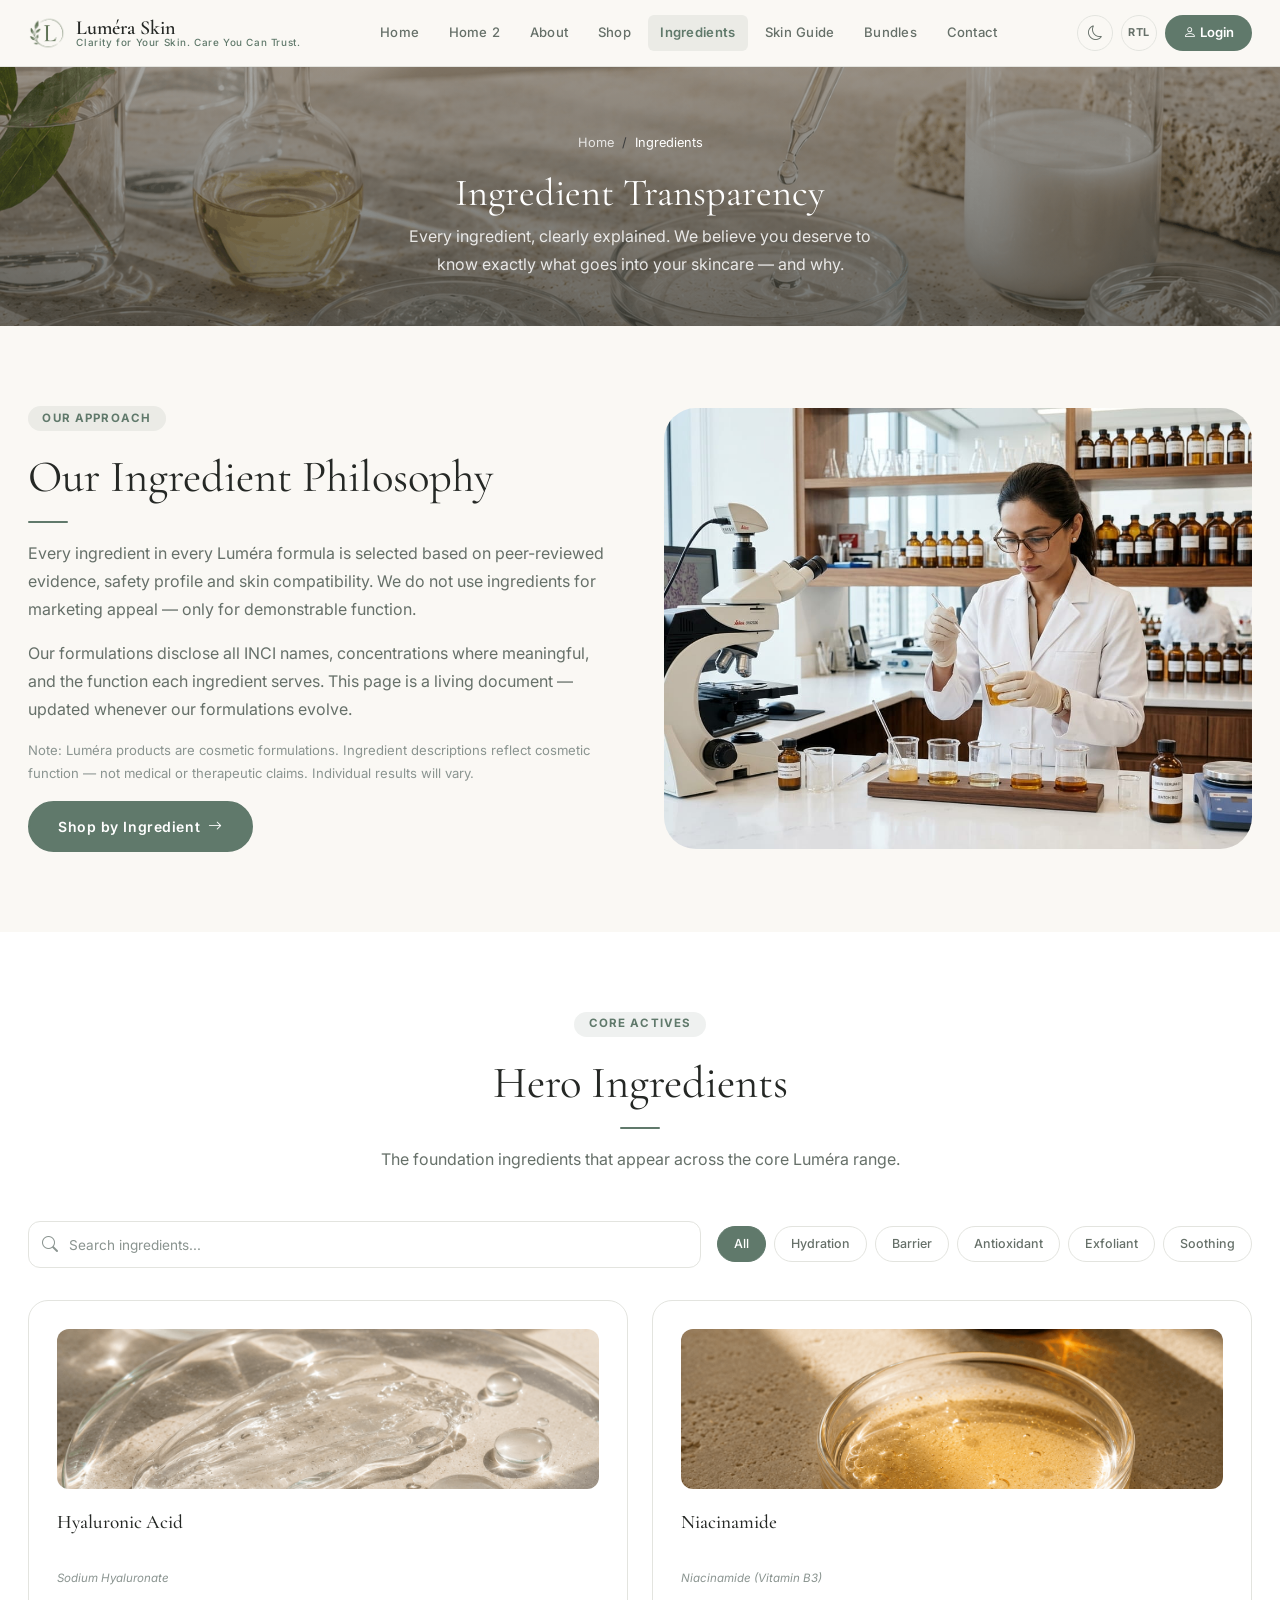
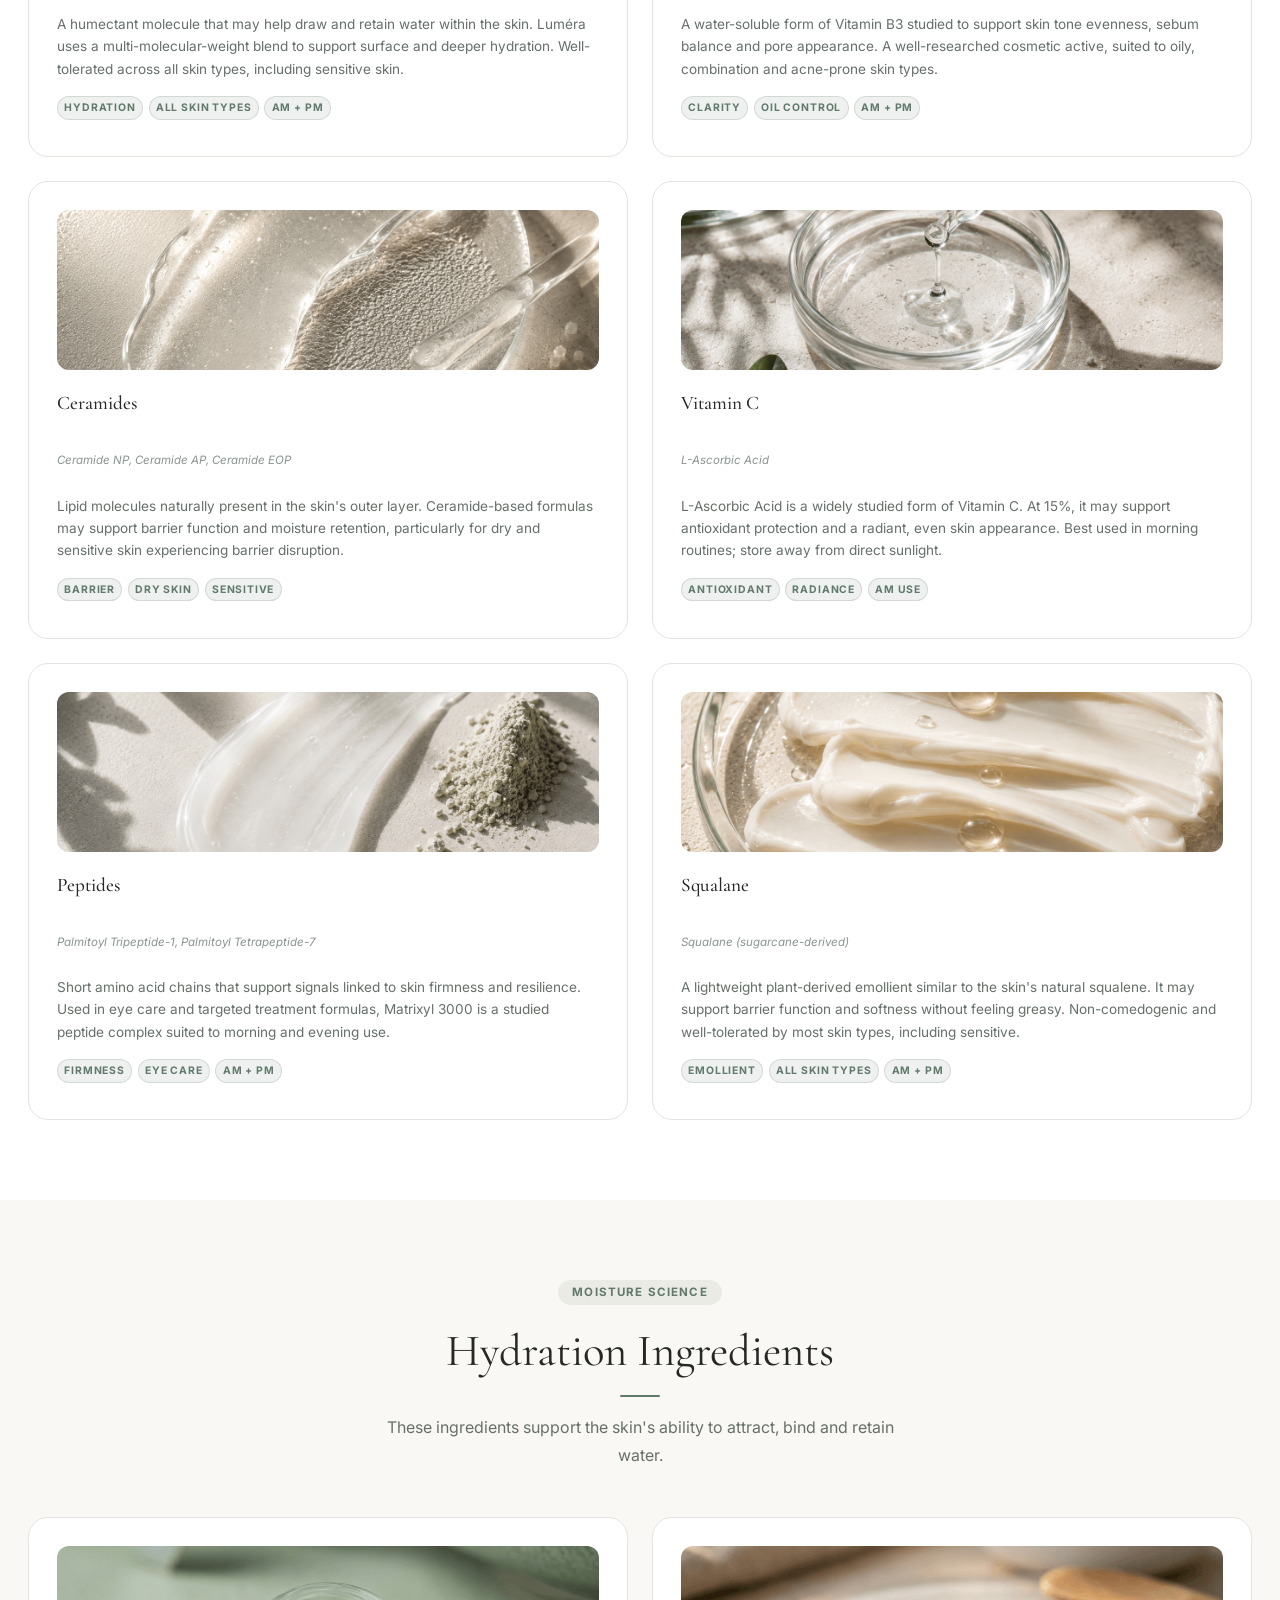
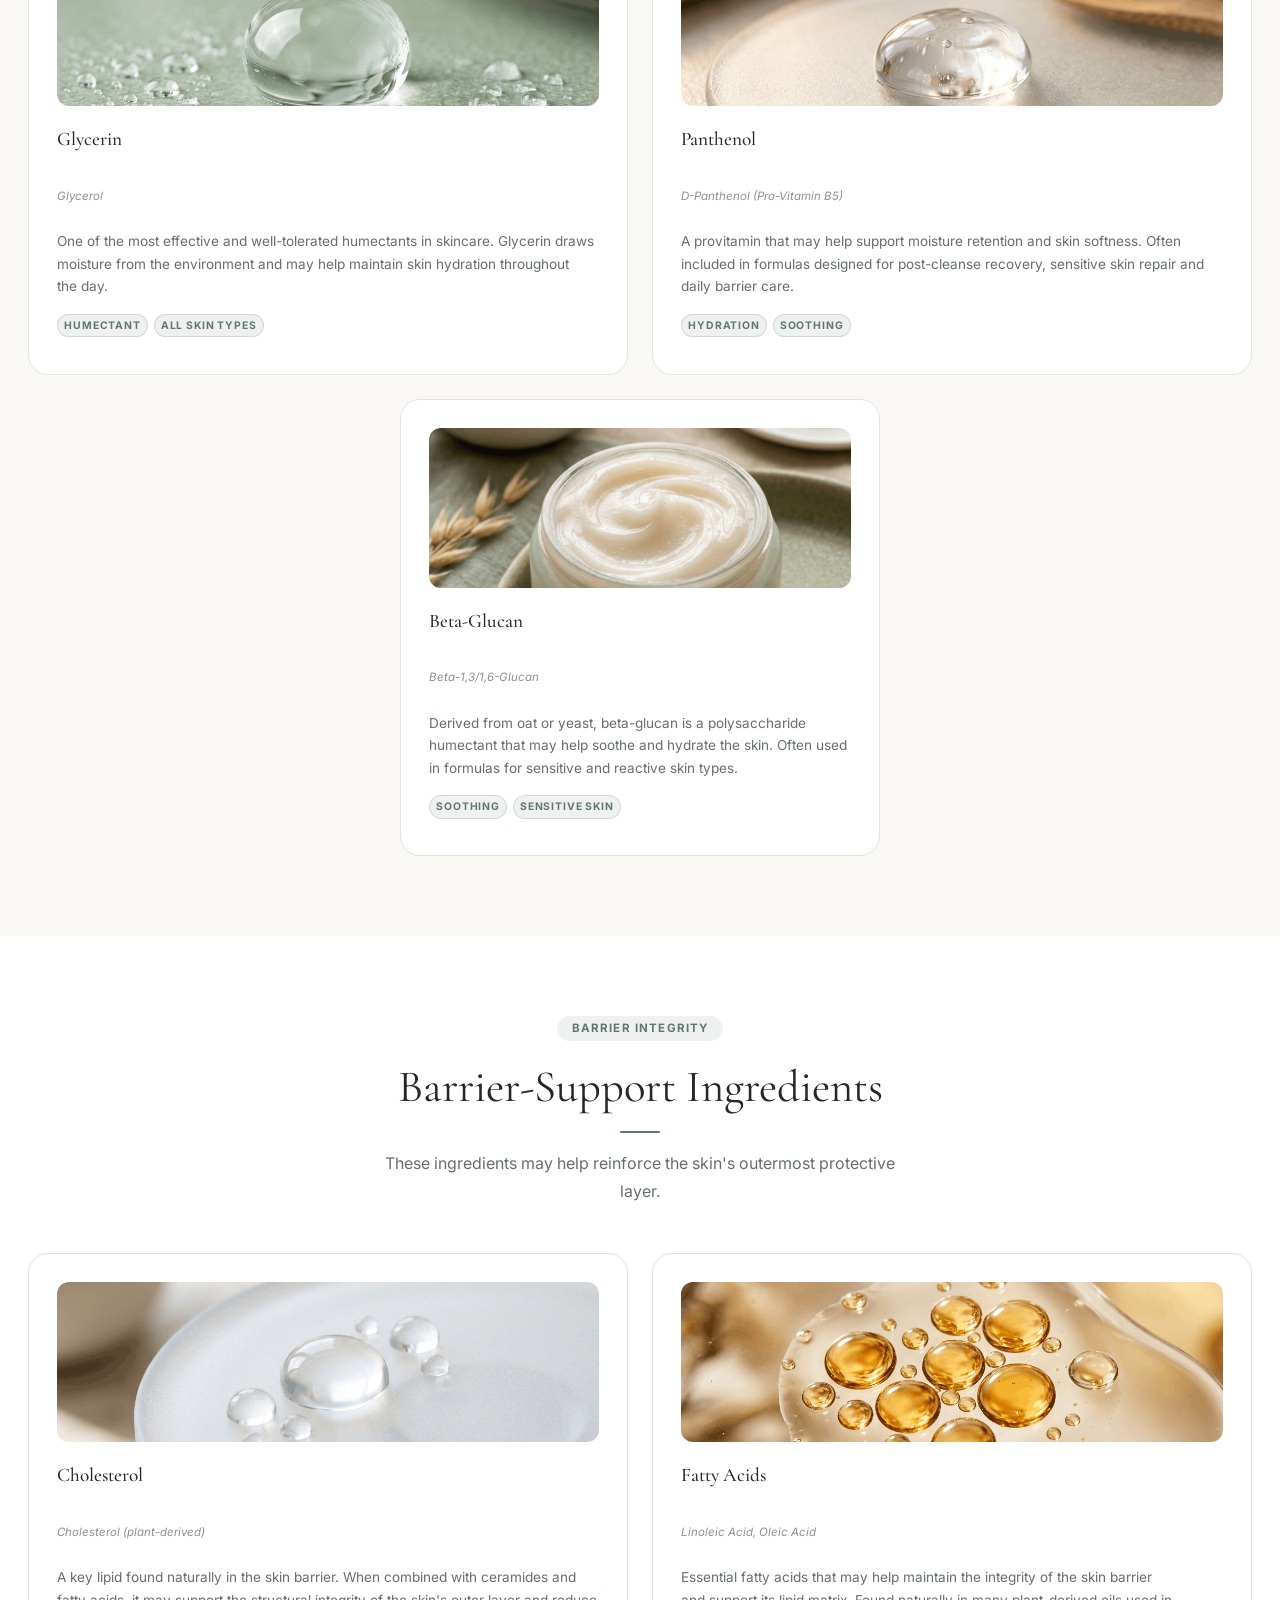
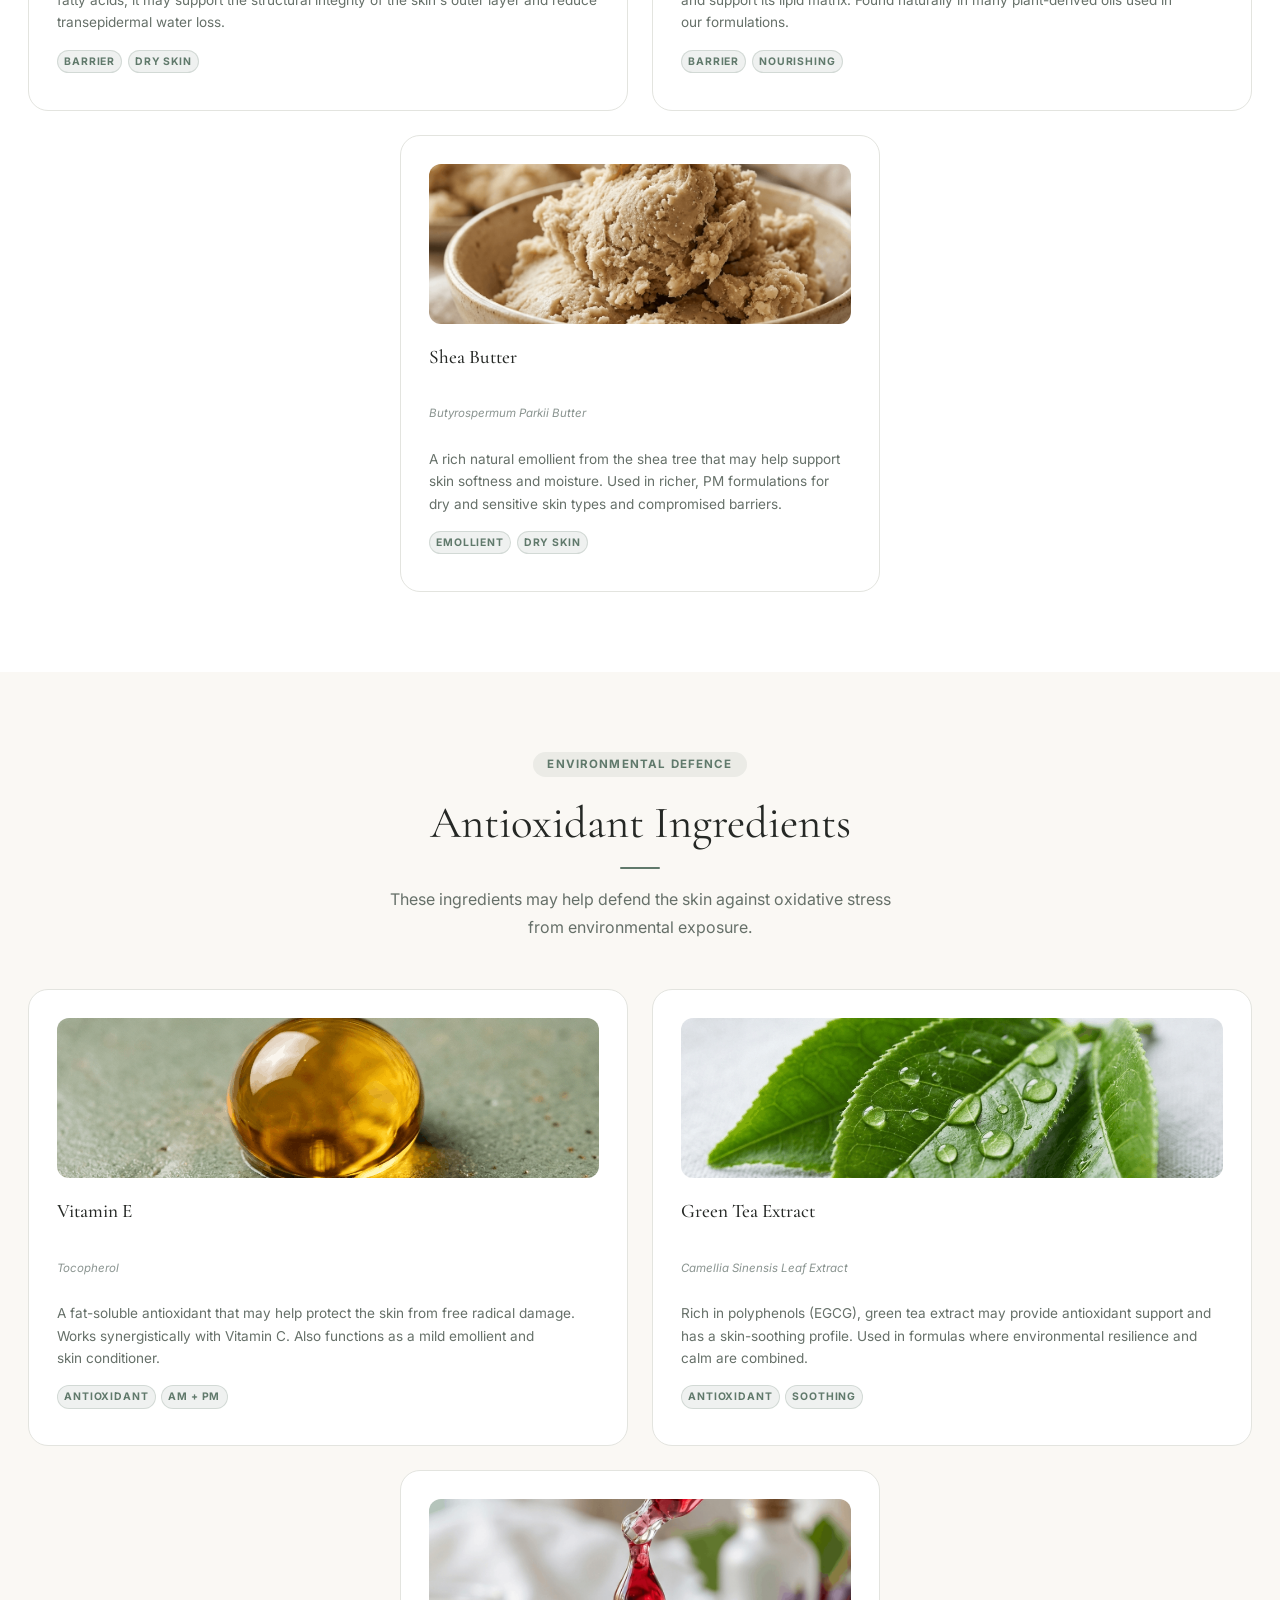
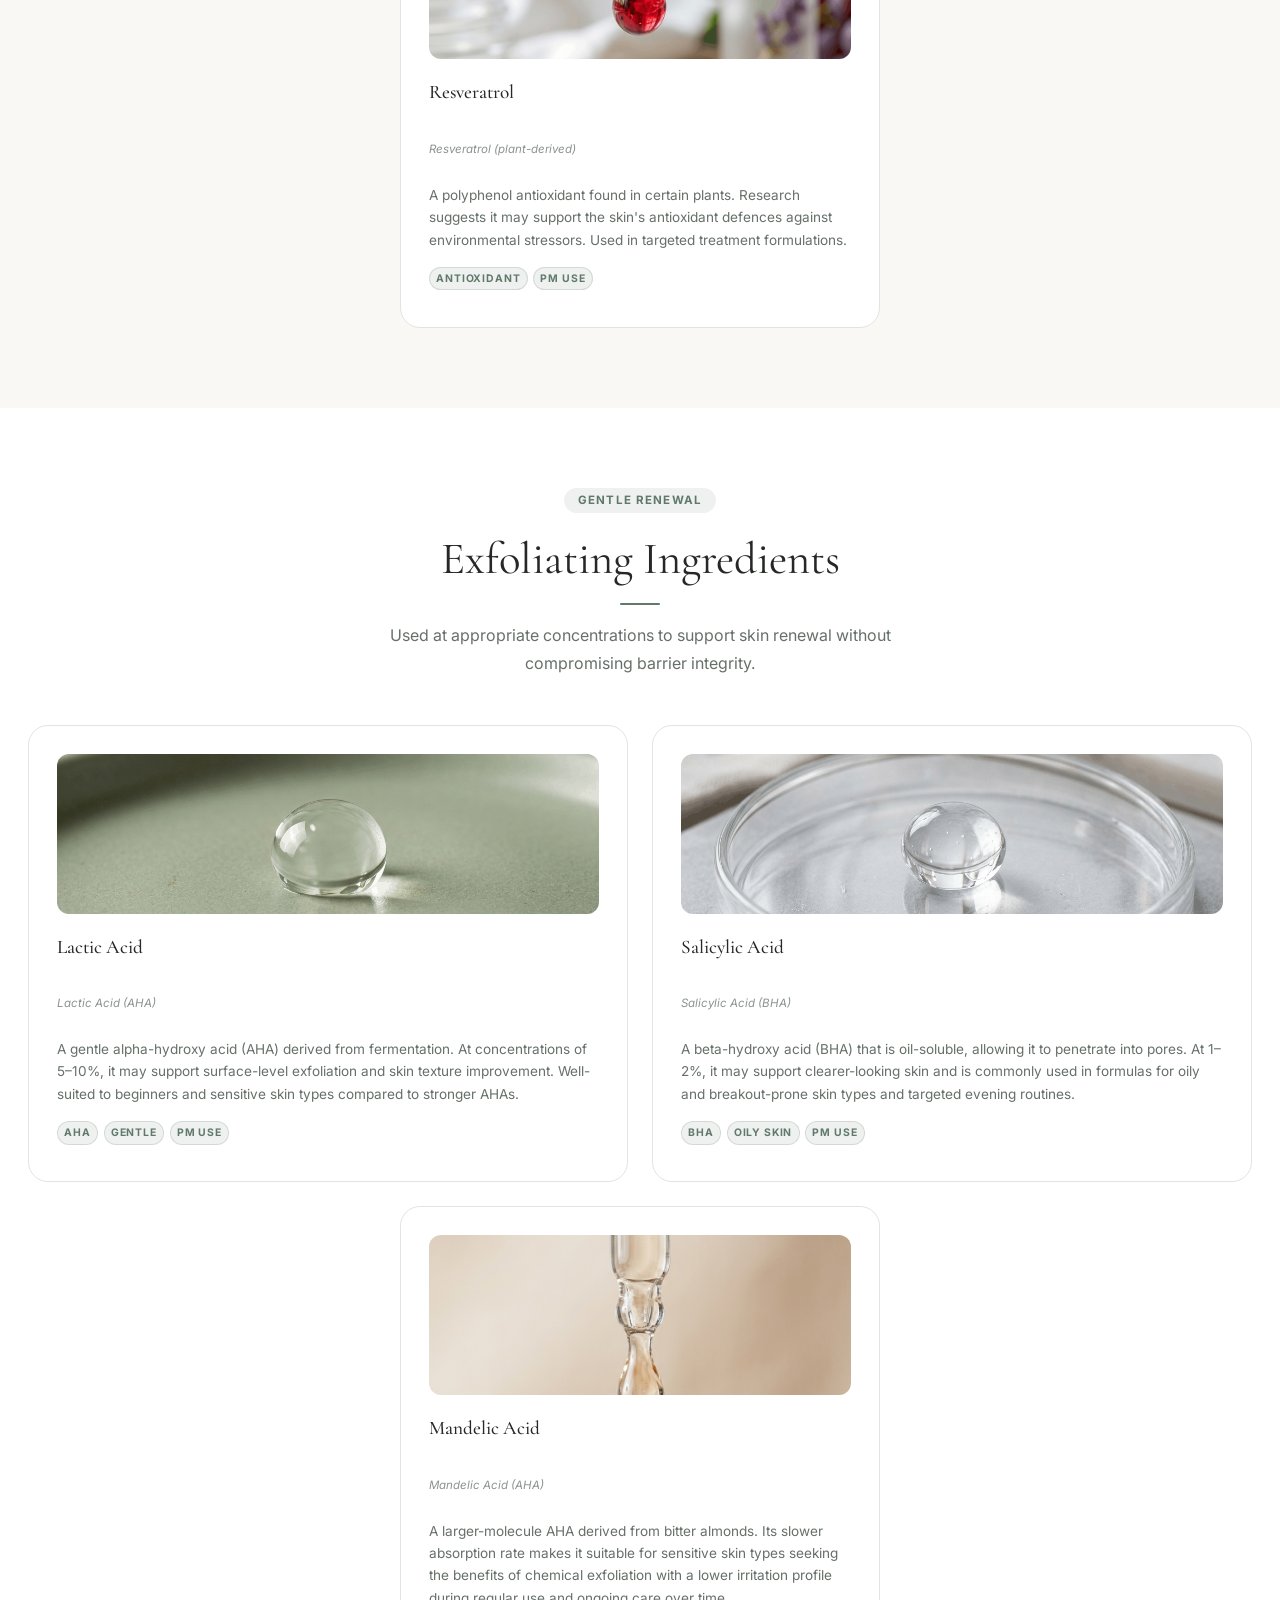
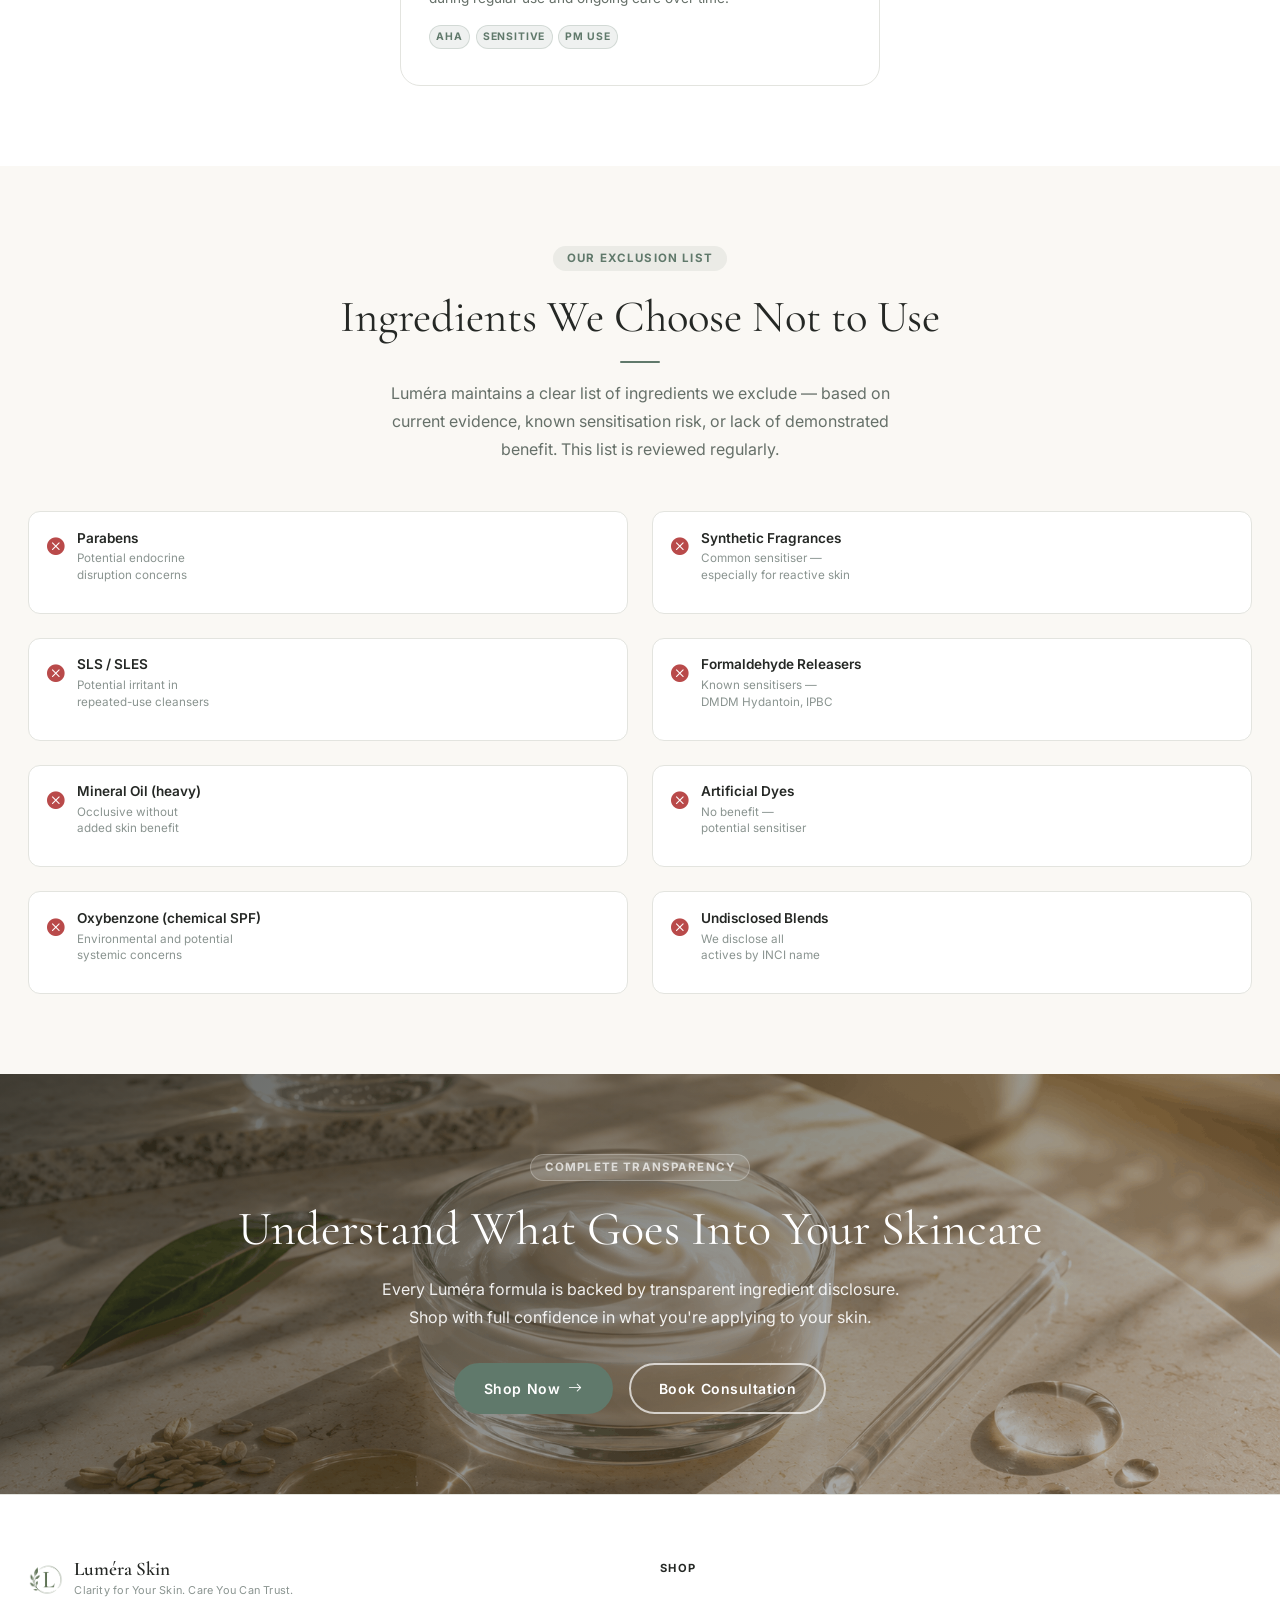
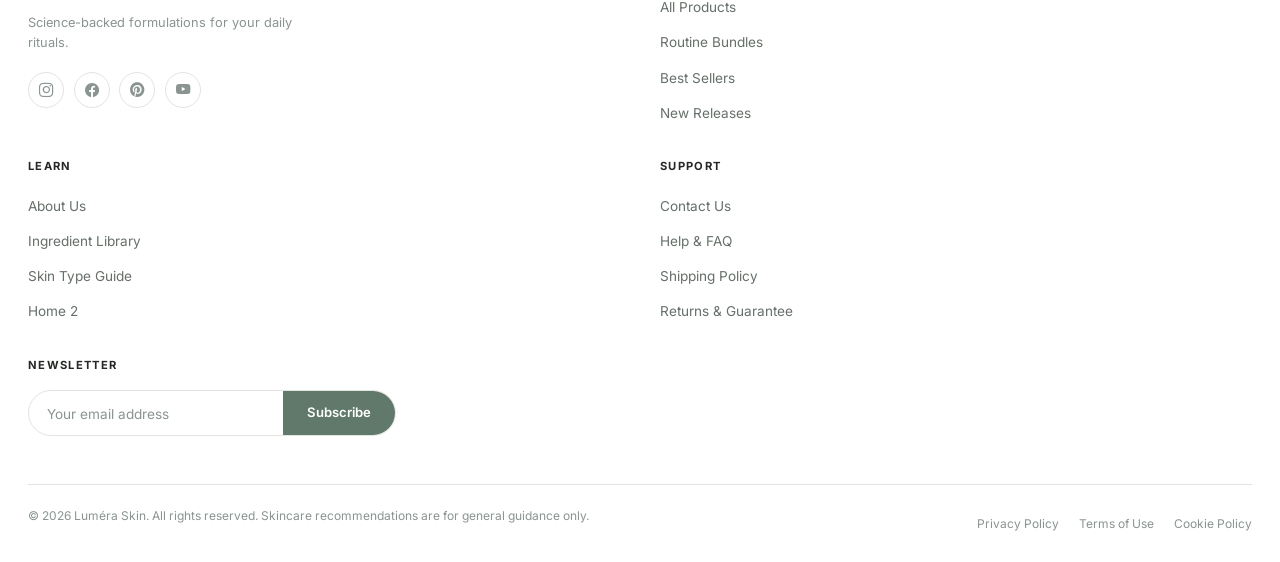
<file: ingredients.html>
<!DOCTYPE html>
<html lang="en" dir="ltr" data-theme="light">
<head>
  <meta charset="UTF-8">
  <meta name="viewport" content="width=device-width, initial-scale=1.0">
  <title>Ingredient Transparency — Luméra Skin</title>
  <meta name="description" content="Discover the science behind Luméra Skin's formulations. Full ingredient transparency — what we use, why we use it, and what we choose to leave out.">
  <!-- Favicon / Browser Icon -->
  <link rel="icon" type="image/png" href="assets/images/logo.png">
  <link rel="apple-touch-icon" href="assets/images/logo.png">
  <link rel="stylesheet" href="https://cdn.jsdelivr.net/npm/bootstrap@5.3.3/dist/css/bootstrap.min.css">
  <link rel="stylesheet" href="https://cdn.jsdelivr.net/npm/bootstrap-icons@1.11.3/font/bootstrap-icons.min.css">
  <link href="https://fonts.googleapis.com/css2?family=Cormorant+Garamond:ital,wght@0,300;0,400;0,500;0,600;1,300;1,400&family=Inter:wght@300;400;500;600;700&display=swap" rel="stylesheet">
  <link rel="stylesheet" href="css/main.css">
  <link rel="stylesheet" href="css/header.css">
  <link rel="stylesheet" href="css/filters.css">
  <link rel="stylesheet" href="css/forms.css">
  <link rel="stylesheet" href="css/footer.css">
  <link rel="stylesheet" href="css/dark-theme.css">
  <link rel="stylesheet" href="css/rtl.css">
  <link rel="stylesheet" href="css/desktop.css">
  <link rel="stylesheet" href="css/tablet.css">
  <link rel="stylesheet" href="css/mobile.css">
  <style>
    /* Ingredient Cards */
    .ingredients-grid {
      display: grid;
      grid-template-columns: repeat(3, 1fr);
      gap: 1.25rem;
    }
    @media (min-width: 577px) and (max-width: 1366px) {
      .ingredients-grid {
        grid-template-columns: repeat(2, 1fr) !important;
        gap: 1.5rem !important;
      }
      .ingredients-grid > *:last-child:nth-child(odd) {
        grid-column: 1 / -1 !important;
        justify-self: center !important;
        max-width: 480px !important;
        width: 100% !important;
      }
    }
    @media (max-width: 576px) {
      .ingredients-grid {
        grid-template-columns: 1fr !important;
        gap: 1.25rem !important;
      }
      .ingredients-grid > * {
        grid-column: auto !important;
        width: 100% !important;
        max-width: 100% !important;
      }
    }

    .ingredient-card {
      background: var(--bg-card);
      border: 1px solid var(--border-color);
      border-radius: var(--radius-lg);
      padding: 1.75rem;
      transition: all var(--transition-base);
      display: flex;
      flex-direction: column;
      gap: 0.5rem;
    }
    .ingredient-card:hover {
      transform: translateY(-4px);
      box-shadow: var(--shadow-card-hover);
      border-color: rgba(96,121,107,.3);
    }
    .ingredient-img-wrap {
      width: 100%;
      height: 160px;
      border-radius: var(--radius-md);
      overflow: hidden;
      margin-bottom: 0.75rem;
      background: var(--bg-secondary);
    }
    .ingredient-img-wrap img {
      width: 100%;
      height: 100%;
      object-fit: cover;
      object-position: center;
      transition: transform 500ms cubic-bezier(0.16, 1, 0.3, 1);
    }
    .ingredient-card:hover .ingredient-img-wrap img {
      transform: scale(1.08);
    }
    .ingredient-card-icon {
      width: 52px; height: 52px;
      background: rgba(96,121,107,.1);
      border-radius: var(--radius-md);
      display: flex; align-items: center; justify-content: center;
      font-size: 1.3rem;
      color: var(--color-primary);
      margin-bottom: 0.25rem;
    }
    .ingredient-card-name {
      min-height: 2.8em;
      font-family: var(--font-display);
      font-size: 1.2rem;
      font-weight: 500;
      line-height: 1.4;
      color: var(--text-heading);
      text-wrap: normal;
      overflow-wrap: break-word;
    }
    .ingredient-card-inci {
      min-height: 3em;
      font-size: 0.72rem;
      line-height: 1.5;
      color: var(--text-muted);
      font-style: italic;
      text-wrap: normal;
      overflow-wrap: anywhere;
    }
    .ingredient-card-desc {
      min-width: 0;
      font-size: 0.85rem;
      color: var(--text-body);
      line-height: 1.65;
      flex: 1;
      text-wrap: pretty;
      overflow-wrap: break-word;
    }
    .tablet-line { display: inline; }
    .ingredient-card-tags {
      min-height: 2em;
      display: flex;
      align-content: flex-start;
      flex-wrap: wrap;
      gap: 0.35rem;
      margin-top: 0.5rem;
    }

    @media (min-width:577px) and (max-width:991px) {
      .ingredient-card-desc {
        font-size: 0.8rem;
        line-height: 1.7;
      }

      #hero-ingredients .ingredient-card-name {
        min-height: 1.4em;
      }

      #hero-ingredients .ingredient-card-inci {
        min-height: 1.5em;
      }

      #hero-ingredients .ingredient-card-desc {
        min-height: calc(1.7em * 6);
        flex: 0 0 calc(1.7em * 6);
      }

      #hero-ingredients .ingredient-card-desc .tablet-line {
        display: block;
        white-space: nowrap;
      }
    }
    .ingredient-card-tag {
      font-size: 0.65rem; font-weight: 700; letter-spacing: 0.08em; text-transform: uppercase;
      padding: 0.2em 0.6em;
      background: rgba(96,121,107,.1);
      color: var(--color-primary);
      border-radius: var(--radius-pill);
      border: 1px solid rgba(96,121,107,.2);
    }
    .ingredient-search-bar {
      display: flex; align-items: center; gap: 1rem;
      margin-bottom: 2rem;
      flex-wrap: wrap;
    }
    .ingredient-search-input-wrap {
      position: relative; flex: 1; min-width: 240px;
    }
    .ingredient-search-input-wrap i {
      position: absolute; left: 0.85rem; top: 50%; transform: translateY(-50%);
      color: var(--text-muted);
    }
    [dir="rtl"] .ingredient-search-input-wrap i { left: auto; right: 0.85rem; }
    .ingredient-search-input-wrap .input-brand { padding-left: 2.5rem; }
    [dir="rtl"] .ingredient-search-input-wrap .input-brand { padding-left: 1rem; padding-right: 2.5rem; }
    .ingredient-filter-bar { display: flex; flex-wrap: wrap; gap: 0.5rem; }
    .ingredient-filter-btn {
      padding: 0.4rem 1rem;
      border: 1.5px solid var(--border-color);
      border-radius: var(--radius-pill);
      font-size: 0.78rem; font-weight: 500;
      background: var(--bg-card); color: var(--text-body);
      cursor: pointer; transition: all var(--transition-fast);
    }
    .ingredient-filter-btn:hover { border-color: var(--color-primary); color: var(--color-primary); }
    .ingredient-filter-btn.active { background: var(--color-primary); border-color: var(--color-primary); color: #fff; }

    @media (max-width: 991px) {
      .ingredient-search-bar {
        justify-content: center;
      }
      .ingredient-search-input-wrap,
      .ingredient-filter-bar {
        width: 100%;
      }
      .ingredient-filter-bar {
        justify-content: center;
      }
    }

    @media (max-width: 576px) {
      .ingredient-card-name,
      .ingredient-card-inci,
      .ingredient-card-tags {
        min-height: 0;
      }

      .ingredient-filter-bar {
        display: grid;
        grid-template-columns: repeat(3, minmax(0, 1fr));
        gap: 0.6rem;
      }
      .ingredient-filter-btn {
        width: 100%;
        min-width: 0;
        padding: 0.5rem 0.35rem;
        text-align: center;
        white-space: nowrap;
      }
    }

    /* Avoid Grid */
    .avoid-grid {
      display: grid;
      grid-template-columns: repeat(4, 1fr);
      grid-auto-rows: 1fr;
      gap: 1rem;
    }
    @media (max-width: 1366px) {
      .avoid-grid {
        grid-template-columns: repeat(2, 1fr) !important;
        gap: 1.5rem !important;
      }
    }
    @media (max-width: 576px) {
      .avoid-grid {
        grid-template-columns: minmax(0, 1fr) !important;
        grid-auto-rows: auto;
        gap: 0.75rem !important;
      }
    }
    .avoid-card {
      background: var(--bg-card);
      border: 1px solid var(--border-color);
      border-radius: var(--radius-md);
      padding: 1.1rem;
      display: flex; align-items: flex-start; gap: 0.75rem;
    }
    .avoid-card > div {
      display: grid;
      grid-template-rows: minmax(1.3em, auto) minmax(2.8em, auto);
      flex: 1;
      min-width: 0;
    }
    .avoid-icon { margin-top: 0.15rem; font-size: 1.1rem; color: #b94a4a; flex-shrink: 0; }
    .avoid-name { font-size: 0.85rem; font-weight: 600; line-height: 1.3; color: var(--text-heading); }
    .avoid-reason {
      width: 100%;
      max-width: 170px;
      font-size: 0.73rem;
      line-height: 1.4;
      color: var(--text-muted);
      text-wrap: balance;
    }

    /* Philosophy split */
    .philosophy-split {
      display: grid;
      grid-template-columns: 1fr 1fr;
      gap: 3rem;
      align-items: center;
    }
    .philosophy-split-img { border-radius: var(--radius-xl); overflow: hidden; aspect-ratio: 4/3; }
    .philosophy-split-img img { width:100%; height:100%; object-fit:cover; }
    @media(max-width:768px) { .philosophy-split { grid-template-columns: 1fr; gap:2rem; } }
    [dir="rtl"] .philosophy-split { direction:rtl; }
  </style>
</head>
<body>
<!-- NAVBAR -->
<nav class="lumera-navbar" id="mainNavbar">
  <div class="navbar-inner">
    <a href="index.html" class="navbar-brand-wrap"><div class="navbar-logo"><img src="assets/images/logo.png" alt="Luméra Skin Logo"></div><div class="navbar-brand-text"><span class="navbar-brand-name">Luméra Skin</span><span class="navbar-brand-tagline">Clarity for Your Skin. Care You Can Trust.</span></div></a>
    <ul class="navbar-nav-center"><li><a href="index.html" class="nav-link">Home</a></li><li><a href="home2.html" class="nav-link">Home 2</a></li><li><a href="about.html" class="nav-link">About</a></li><li><a href="shop.html" class="nav-link">Shop</a></li><li><a href="ingredients.html" class="nav-link active">Ingredients</a></li><li><a href="skin-type-guide.html" class="nav-link">Skin Guide</a></li><li><a href="bundle-deals.html" class="nav-link">Bundles</a></li><li><a href="contact.html" class="nav-link">Contact</a></li></ul>
    <div class="navbar-utils"><button class="navbar-util-btn theme-toggle-btn" aria-label="Toggle dark mode"><i class="bi bi-moon theme-toggle-icon"></i></button><button class="navbar-util-btn navbar-rtl-btn rtl-toggle-btn">RTL</button><a href="login.html" class="btn-login-nav"><i class="bi bi-person"></i> Login</a><button class="navbar-mobile-toggle" id="navMobileToggle" aria-expanded="false"><i class="bi bi-list"></i></button></div>
  </div>
  <div class="navbar-mobile-menu" id="navMobileMenu"><a href="index.html" class="nav-link">Home</a><a href="home2.html" class="nav-link">Home 2</a><a href="about.html" class="nav-link">About</a><a href="shop.html" class="nav-link">Shop</a><a href="ingredients.html" class="nav-link active">Ingredients</a><a href="skin-type-guide.html" class="nav-link">Skin Guide</a><a href="bundle-deals.html" class="nav-link">Bundles</a><a href="contact.html" class="nav-link">Contact</a><div class="mobile-utils"><button class="navbar-util-btn theme-toggle-btn"><i class="bi bi-moon theme-toggle-icon"></i></button><button class="navbar-util-btn navbar-rtl-btn rtl-toggle-btn">RTL</button><a href="login.html" class="btn-login-nav ms-auto"><i class="bi bi-person"></i> Login</a></div></div>
</nav>

<!-- PAGE BANNER -->
<div class="page-banner" style="background-image:url('assets/images/ingrediants-banner.png'); min-height:260px;">
  <div class="banner-overlay"></div>
  <div class="banner-content container-brand">
    <nav aria-label="breadcrumb"><ol class="breadcrumb" style="justify-content:center;"><li class="breadcrumb-item"><a href="index.html">Home</a></li><li class="breadcrumb-item active">Ingredients</li></ol></nav>
    <h1 style="font-size:2.4rem; margin-bottom:0.4rem;">Ingredient Transparency</h1>
    <p style="color:rgba(255,255,255,.85); max-width:500px; margin:0 auto;">Every ingredient, clearly explained. We believe you deserve to know exactly what goes into your skincare — and why.</p>
  </div>
</div>

<!-- SECTION 1: PHILOSOPHY -->
<section class="section-py" id="philosophy">
  <div class="container-brand">
    <div class="philosophy-split">
      <div class="fade-up">
        <span class="section-label">Our Approach</span>
        <h2>Our Ingredient Philosophy</h2>
        <div class="brand-divider"></div>
        <p>Every ingredient in every Luméra formula is selected based on peer-reviewed evidence, safety profile and skin compatibility. We do not use ingredients for marketing appeal — only for demonstrable function.</p>
        <p class="mt-3">Our formulations disclose all INCI names, concentrations where meaningful, and the function each ingredient serves. This page is a living document — updated whenever our formulations evolve.</p>
        <p class="mt-3" style="font-size:0.82rem; color:var(--text-muted);">Note: Luméra products are cosmetic formulations. Ingredient descriptions reflect cosmetic function — not medical or therapeutic claims. Individual results will vary.</p>
        <div class="mt-3 d-flex gap-2 flex-wrap">
          <a href="shop.html" class="btn-primary-brand">Shop by Ingredient <i class="bi bi-arrow-right"></i></a>
        </div>
      </div>
      <div class="philosophy-split-img fade-up" style="transition-delay:120ms">
        <img src="assets/images/about-story.jpg" alt="Skincare scientist examining ingredient formulations in laboratory" loading="lazy">
      </div>
    </div>
  </div>
</section>

<!-- SECTION 2: INGREDIENT SEARCH + HERO INGREDIENTS -->
<section class="section-py section-bg" id="hero-ingredients">
  <div class="container-brand">
    <div class="section-header text-center fade-up">
      <span class="section-label">Core Actives</span>
      <h2>Hero Ingredients</h2>
      <div class="brand-divider center"></div>
      <p>The foundation ingredients that appear across the core Luméra range.</p>
    </div>
    <!-- Search + Filters -->
    <div class="ingredient-search-bar fade-up">
      <div class="ingredient-search-input-wrap">
        <i class="bi bi-search"></i>
        <input type="text" id="ingredientSearch" class="input-brand" placeholder="Search ingredients..." aria-label="Search ingredients">
      </div>
      <div class="ingredient-filter-bar">
        <button class="ingredient-filter-btn active" data-category="all" type="button">All</button>
        <button class="ingredient-filter-btn" data-category="hydration" type="button">Hydration</button>
        <button class="ingredient-filter-btn" data-category="barrier" type="button">Barrier</button>
        <button class="ingredient-filter-btn" data-category="antioxidant" type="button">Antioxidant</button>
        <button class="ingredient-filter-btn" data-category="exfoliant" type="button">Exfoliant</button>
        <button class="ingredient-filter-btn" data-category="soothing" type="button">Soothing</button>
      </div>
    </div>
    <div class="ingredients-grid">
      <div class="ingredient-card fade-up" data-category="hydration" data-name="hyaluronic acid">
        <div class="ingredient-img-wrap">
          <img src="assets/images/ingrediant-1.png" alt="Hyaluronic Acid ingredient formula" loading="lazy">
        </div>
        <div class="ingredient-card-name">Hyaluronic Acid</div>
        <div class="ingredient-card-inci">Sodium Hyaluronate</div>
        <div class="ingredient-card-desc"><span class="tablet-line">A humectant molecule that may help draw </span><span class="tablet-line">and retain water within the skin. Luméra </span><span class="tablet-line">uses a multi-molecular-weight blend to </span><span class="tablet-line">support surface and deeper hydration. </span><span class="tablet-line">Well-tolerated across all skin types, </span><span class="tablet-line">including sensitive skin.</span></div>
        <div class="ingredient-card-tags"><span class="ingredient-card-tag">Hydration</span><span class="ingredient-card-tag">All Skin Types</span><span class="ingredient-card-tag">AM + PM</span></div>
      </div>
      <div class="ingredient-card fade-up" style="transition-delay:80ms" data-category="antioxidant" data-name="niacinamide">
        <div class="ingredient-img-wrap">
          <img src="assets/images/ingrediant-2.png" alt="Niacinamide Vitamin B3 active ingredient" loading="lazy">
        </div>
        <div class="ingredient-card-name">Niacinamide</div>
        <div class="ingredient-card-inci">Niacinamide (Vitamin B3)</div>
        <div class="ingredient-card-desc"><span class="tablet-line">A water-soluble form of Vitamin B3 </span><span class="tablet-line">studied to support skin tone evenness, </span><span class="tablet-line">sebum balance and pore appearance. </span><span class="tablet-line">A well-researched cosmetic active, </span><span class="tablet-line">suited to oily, combination and </span><span class="tablet-line">acne-prone skin types.</span></div>
        <div class="ingredient-card-tags"><span class="ingredient-card-tag">Clarity</span><span class="ingredient-card-tag">Oil Control</span><span class="ingredient-card-tag">AM + PM</span></div>
      </div>
      <div class="ingredient-card fade-up" style="transition-delay:160ms" data-category="barrier" data-name="ceramides">
        <div class="ingredient-img-wrap">
          <img src="assets/images/ingrediant-3.png" alt="Ceramides NP AP EOP barrier lipids" loading="lazy">
        </div>
        <div class="ingredient-card-name">Ceramides</div>
        <div class="ingredient-card-inci">Ceramide NP, Ceramide AP, Ceramide EOP</div>
        <div class="ingredient-card-desc"><span class="tablet-line">Lipid molecules naturally present in </span><span class="tablet-line">the skin's outer layer. Ceramide-based </span><span class="tablet-line">formulas may support barrier function </span><span class="tablet-line">and moisture retention, particularly </span><span class="tablet-line">for dry and sensitive skin experiencing </span><span class="tablet-line">barrier disruption.</span></div>
        <div class="ingredient-card-tags"><span class="ingredient-card-tag">Barrier</span><span class="ingredient-card-tag">Dry Skin</span><span class="ingredient-card-tag">Sensitive</span></div>
      </div>
      <div class="ingredient-card fade-up" data-category="antioxidant" data-name="vitamin c">
        <div class="ingredient-img-wrap">
          <img src="assets/images/ingrediant-4.png" alt="Vitamin C L-Ascorbic Acid active ingredient" loading="lazy">
        </div>
        <div class="ingredient-card-name">Vitamin C</div>
        <div class="ingredient-card-inci">L-Ascorbic Acid</div>
        <div class="ingredient-card-desc"><span class="tablet-line">L-Ascorbic Acid is a widely studied </span><span class="tablet-line">form of Vitamin C. At 15%, it may </span><span class="tablet-line">support antioxidant protection and </span><span class="tablet-line">a radiant, even skin appearance. </span><span class="tablet-line">Best used in morning routines; store </span><span class="tablet-line">away from direct sunlight.</span></div>
        <div class="ingredient-card-tags"><span class="ingredient-card-tag">Antioxidant</span><span class="ingredient-card-tag">Radiance</span><span class="ingredient-card-tag">AM Use</span></div>
      </div>
      <div class="ingredient-card fade-up" style="transition-delay:80ms" data-category="barrier" data-name="peptides">
        <div class="ingredient-img-wrap">
          <img src="assets/images/ingrediant-5.png" alt="Peptides Matrixyl 3000 amino acid chains" loading="lazy">
        </div>
        <div class="ingredient-card-name">Peptides</div>
        <div class="ingredient-card-inci">Palmitoyl Tripeptide-1, Palmitoyl Tetrapeptide-7</div>
        <div class="ingredient-card-desc"><span class="tablet-line">Short amino acid chains that support </span><span class="tablet-line">signals linked to skin firmness and </span><span class="tablet-line">resilience. Used in eye care and </span><span class="tablet-line">targeted treatment formulas, Matrixyl </span><span class="tablet-line">3000 is a studied peptide complex </span><span class="tablet-line">suited to morning and evening use.</span></div>
        <div class="ingredient-card-tags"><span class="ingredient-card-tag">Firmness</span><span class="ingredient-card-tag">Eye Care</span><span class="ingredient-card-tag">AM + PM</span></div>
      </div>
      <div class="ingredient-card fade-up" style="transition-delay:160ms" data-category="barrier" data-name="squalane">
        <div class="ingredient-img-wrap">
          <img src="assets/images/ingrediant-6.png" alt="Plant-derived Squalane emollient ingredient" loading="lazy">
        </div>
        <div class="ingredient-card-name">Squalane</div>
        <div class="ingredient-card-inci">Squalane (sugarcane-derived)</div>
        <div class="ingredient-card-desc"><span class="tablet-line">A lightweight plant-derived emollient </span><span class="tablet-line">similar to the skin's natural squalene. </span><span class="tablet-line">It may support barrier function and </span><span class="tablet-line">softness without feeling greasy. </span><span class="tablet-line">Non-comedogenic and well-tolerated </span><span class="tablet-line">by most skin types, including sensitive.</span></div>
        <div class="ingredient-card-tags"><span class="ingredient-card-tag">Emollient</span><span class="ingredient-card-tag">All Skin Types</span><span class="ingredient-card-tag">AM + PM</span></div>
      </div>
    </div>
  </div>
</section>

<!-- SECTION 3: HYDRATION INGREDIENTS -->
<section class="section-py" id="hydration-ingredients">
  <div class="container-brand">
    <div class="section-header text-center fade-up">
      <span class="section-label">Moisture Science</span>
      <h2>Hydration Ingredients</h2>
      <div class="brand-divider center"></div>
      <p>These ingredients support the skin's ability to attract, bind and retain water.</p>
    </div>
    <div class="ingredients-grid">
      <div class="ingredient-card fade-up" data-category="hydration" data-name="glycerin">
        <div class="ingredient-img-wrap">
          <img src="assets/images/glycerin.png" alt="Pure clear Glycerin droplet formula" loading="lazy">
        </div>
        <div class="ingredient-card-name">Glycerin</div>
        <div class="ingredient-card-inci">Glycerol</div>
        <div class="ingredient-card-desc">One of the most effective and well-tolerated humectants in skincare. Glycerin draws moisture from the environment and may help maintain skin hydration throughout the day.</div>
        <div class="ingredient-card-tags"><span class="ingredient-card-tag">Humectant</span><span class="ingredient-card-tag">All Skin Types</span></div>
      </div>
      <div class="ingredient-card fade-up" style="transition-delay:80ms" data-category="hydration" data-name="panthenol">
        <div class="ingredient-img-wrap">
          <img src="assets/images/panthenol.png" alt="Pro-Vitamin B5 Panthenol soothing gel" loading="lazy">
        </div>
        <div class="ingredient-card-name">Panthenol</div>
        <div class="ingredient-card-inci">D-Panthenol (Pro-Vitamin B5)</div>
        <div class="ingredient-card-desc">A provitamin that may help support moisture retention and skin softness. Often included in formulas designed for post-cleanse recovery, sensitive skin repair and daily barrier care.</div>
        <div class="ingredient-card-tags"><span class="ingredient-card-tag">Hydration</span><span class="ingredient-card-tag">Soothing</span></div>
      </div>
      <div class="ingredient-card fade-up" style="transition-delay:160ms" data-category="hydration" data-name="beta-glucan">
        <div class="ingredient-img-wrap">
          <img src="assets/images/beta_glucan.png" alt="Oat Beta-Glucan polysaccharide extract" loading="lazy">
        </div>
        <div class="ingredient-card-name">Beta-Glucan</div>
        <div class="ingredient-card-inci">Beta-1,3/1,6-Glucan</div>
        <div class="ingredient-card-desc">Derived from oat or yeast, beta-glucan is a polysaccharide humectant that may help soothe and hydrate the skin. Often used in formulas for sensitive and reactive skin types.</div>
        <div class="ingredient-card-tags"><span class="ingredient-card-tag">Soothing</span><span class="ingredient-card-tag">Sensitive Skin</span></div>
      </div>
    </div>
  </div>
</section>

<!-- SECTION 4: BARRIER SUPPORT -->
<section class="section-py section-bg" id="barrier-ingredients">
  <div class="container-brand">
    <div class="section-header text-center fade-up">
      <span class="section-label">Barrier Integrity</span>
      <h2>Barrier-Support Ingredients</h2>
      <div class="brand-divider center"></div>
      <p>These ingredients may help reinforce the skin's outermost protective layer.</p>
    </div>
    <div class="ingredients-grid">
      <div class="ingredient-card fade-up" data-category="barrier" data-name="cholesterol">
        <div class="ingredient-img-wrap">
          <img src="assets/images/barrier_cholesterol.png" alt="Cholesterol lipid formula" loading="lazy">
        </div>
        <div class="ingredient-card-name">Cholesterol</div>
        <div class="ingredient-card-inci">Cholesterol (plant-derived)</div>
        <div class="ingredient-card-desc">A key lipid found naturally in the skin barrier. When combined with ceramides and fatty acids, it may support the structural integrity of the skin's outer layer and reduce transepidermal water loss.</div>
        <div class="ingredient-card-tags"><span class="ingredient-card-tag">Barrier</span><span class="ingredient-card-tag">Dry Skin</span></div>
      </div>
      <div class="ingredient-card fade-up" style="transition-delay:80ms" data-category="barrier" data-name="fatty acids">
        <div class="ingredient-img-wrap">
          <img src="assets/images/barrier_fatty_acids.png" alt="Essential fatty acids oil drops" loading="lazy">
        </div>
        <div class="ingredient-card-name">Fatty Acids</div>
        <div class="ingredient-card-inci">Linoleic Acid, Oleic Acid</div>
        <div class="ingredient-card-desc">Essential fatty acids that may help maintain the integrity of the skin barrier and support its lipid matrix. Found naturally in many plant-derived oils used in our formulations.</div>
        <div class="ingredient-card-tags"><span class="ingredient-card-tag">Barrier</span><span class="ingredient-card-tag">Nourishing</span></div>
      </div>
      <div class="ingredient-card fade-up" style="transition-delay:160ms" data-category="barrier" data-name="shea butter">
        <div class="ingredient-img-wrap">
          <img src="assets/images/barrier_shea_butter.png" alt="Raw organic shea butter emollient" loading="lazy">
        </div>
        <div class="ingredient-card-name">Shea Butter</div>
        <div class="ingredient-card-inci">Butyrospermum Parkii Butter</div>
        <div class="ingredient-card-desc">A rich natural emollient from the shea tree that may help support skin softness and moisture. Used in richer, PM formulations for dry and sensitive skin types and compromised barriers.</div>
        <div class="ingredient-card-tags"><span class="ingredient-card-tag">Emollient</span><span class="ingredient-card-tag">Dry Skin</span></div>
      </div>
    </div>
  </div>
</section>

<!-- SECTION 5: ANTIOXIDANTS -->
<section class="section-py" id="antioxidants">
  <div class="container-brand">
    <div class="section-header text-center fade-up">
      <span class="section-label">Environmental Defence</span>
      <h2>Antioxidant Ingredients</h2>
      <div class="brand-divider center"></div>
      <p>These ingredients may help defend the skin against oxidative stress from environmental exposure.</p>
    </div>
    <div class="ingredients-grid">
      <div class="ingredient-card fade-up" data-category="antioxidant" data-name="vitamin e">
        <div class="ingredient-img-wrap">
          <img src="assets/images/defence_vitamin_e.png" alt="Tocopherol Vitamin E golden oil drop" loading="lazy">
        </div>
        <div class="ingredient-card-name">Vitamin E</div>
        <div class="ingredient-card-inci">Tocopherol</div>
        <div class="ingredient-card-desc">A fat-soluble antioxidant that may help protect the skin from free radical damage. Works synergistically with Vitamin C. Also functions as a mild emollient and skin conditioner.</div>
        <div class="ingredient-card-tags"><span class="ingredient-card-tag">Antioxidant</span><span class="ingredient-card-tag">AM + PM</span></div>
      </div>
      <div class="ingredient-card fade-up" style="transition-delay:80ms" data-category="antioxidant" data-name="green tea">
        <div class="ingredient-img-wrap">
          <img src="assets/images/defence_green_tea.png" alt="Camellia sinensis green tea leaf extract" loading="lazy">
        </div>
        <div class="ingredient-card-name">Green Tea Extract</div>
        <div class="ingredient-card-inci">Camellia Sinensis Leaf Extract</div>
        <div class="ingredient-card-desc">Rich in polyphenols (EGCG), green tea extract may provide antioxidant support and has a skin-soothing profile. Used in formulas where environmental resilience and calm are combined.</div>
        <div class="ingredient-card-tags"><span class="ingredient-card-tag">Antioxidant</span><span class="ingredient-card-tag">Soothing</span></div>
      </div>
      <div class="ingredient-card fade-up" style="transition-delay:160ms" data-category="antioxidant" data-name="resveratrol">
        <div class="ingredient-img-wrap">
          <img src="assets/images/defence_resveratrol.png" alt="Resveratrol red grape serum drop" loading="lazy">
        </div>
        <div class="ingredient-card-name">Resveratrol</div>
        <div class="ingredient-card-inci">Resveratrol (plant-derived)</div>
        <div class="ingredient-card-desc">A polyphenol antioxidant found in certain plants. Research suggests it may support the skin's antioxidant defences against environmental stressors. Used in targeted treatment formulations.</div>
        <div class="ingredient-card-tags"><span class="ingredient-card-tag">Antioxidant</span><span class="ingredient-card-tag">PM Use</span></div>
      </div>
    </div>
  </div>
</section>

<!-- SECTION 6: EXFOLIATING INGREDIENTS -->
<section class="section-py section-bg" id="exfoliants">
  <div class="container-brand">
    <div class="section-header text-center fade-up">
      <span class="section-label">Gentle Renewal</span>
      <h2>Exfoliating Ingredients</h2>
      <div class="brand-divider center"></div>
      <p>Used at appropriate concentrations to support skin renewal without compromising barrier integrity.</p>
    </div>
    <div class="ingredients-grid">
      <div class="ingredient-card fade-up" data-category="exfoliant" data-name="lactic acid">
        <div class="ingredient-img-wrap">
          <img src="assets/images/renewal_lactic_acid.png" alt="Lactic acid AHA liquid drop" loading="lazy">
        </div>
        <div class="ingredient-card-name">Lactic Acid</div>
        <div class="ingredient-card-inci">Lactic Acid (AHA)</div>
        <div class="ingredient-card-desc">A gentle alpha-hydroxy acid (AHA) derived from fermentation. At concentrations of 5–10%, it may support surface-level exfoliation and skin texture improvement. Well-suited to beginners and sensitive skin types compared to stronger AHAs.</div>
        <div class="ingredient-card-tags"><span class="ingredient-card-tag">AHA</span><span class="ingredient-card-tag">Gentle</span><span class="ingredient-card-tag">PM Use</span></div>
      </div>
      <div class="ingredient-card fade-up" style="transition-delay:80ms" data-category="exfoliant" data-name="salicylic acid">
        <div class="ingredient-img-wrap">
          <img src="assets/images/renewal_salicylic_acid.png" alt="Salicylic acid BHA clear drop" loading="lazy">
        </div>
        <div class="ingredient-card-name">Salicylic Acid</div>
        <div class="ingredient-card-inci">Salicylic Acid (BHA)</div>
        <div class="ingredient-card-desc">A beta-hydroxy acid (BHA) that is oil-soluble, allowing it to penetrate into pores. At 1–2%, it may support clearer-looking skin and is commonly used in formulas for oily and breakout-prone skin types and targeted evening routines.</div>
        <div class="ingredient-card-tags"><span class="ingredient-card-tag">BHA</span><span class="ingredient-card-tag">Oily Skin</span><span class="ingredient-card-tag">PM Use</span></div>
      </div>
      <div class="ingredient-card fade-up" style="transition-delay:160ms" data-category="exfoliant" data-name="mandelic acid">
        <div class="ingredient-img-wrap">
          <img src="assets/images/renewal_mandelic_acid.png" alt="Mandelic acid almond AHA extract" loading="lazy">
        </div>
        <div class="ingredient-card-name">Mandelic Acid</div>
        <div class="ingredient-card-inci">Mandelic Acid (AHA)</div>
        <div class="ingredient-card-desc">A larger-molecule AHA derived from bitter almonds. Its slower absorption rate makes it suitable for sensitive skin types seeking the benefits of chemical exfoliation with a lower irritation profile during regular use and ongoing care over time.</div>
        <div class="ingredient-card-tags"><span class="ingredient-card-tag">AHA</span><span class="ingredient-card-tag">Sensitive</span><span class="ingredient-card-tag">PM Use</span></div>
      </div>
    </div>
  </div>
</section>

<!-- SECTION 7: INGREDIENTS WE AVOID -->
<section class="section-py" id="avoid">
  <div class="container-brand">
    <div class="section-header text-center fade-up">
      <span class="section-label">Our Exclusion List</span>
      <h2>Ingredients We Choose Not to Use</h2>
      <div class="brand-divider center"></div>
      <p>Luméra maintains a clear list of ingredients we exclude — based on current evidence, known sensitisation risk, or lack of demonstrated benefit. This list is reviewed regularly.</p>
    </div>
    <div class="avoid-grid">
      <div class="avoid-card fade-up"><i class="bi bi-x-circle-fill avoid-icon"></i><div><div class="avoid-name">Parabens</div><div class="avoid-reason">Potential endocrine disruption concerns</div></div></div>
      <div class="avoid-card fade-up" style="transition-delay:60ms"><i class="bi bi-x-circle-fill avoid-icon"></i><div><div class="avoid-name">Synthetic Fragrances</div><div class="avoid-reason">Common sensitiser — especially for reactive skin</div></div></div>
      <div class="avoid-card fade-up" style="transition-delay:120ms"><i class="bi bi-x-circle-fill avoid-icon"></i><div><div class="avoid-name">SLS / SLES</div><div class="avoid-reason">Potential irritant in repeated-use cleansers</div></div></div>
      <div class="avoid-card fade-up" style="transition-delay:180ms"><i class="bi bi-x-circle-fill avoid-icon"></i><div><div class="avoid-name">Formaldehyde Releasers</div><div class="avoid-reason">Known sensitisers — DMDM Hydantoin, IPBC</div></div></div>
      <div class="avoid-card fade-up" style="transition-delay:0ms"><i class="bi bi-x-circle-fill avoid-icon"></i><div><div class="avoid-name">Mineral Oil (heavy)</div><div class="avoid-reason">Occlusive without added skin benefit</div></div></div>
      <div class="avoid-card fade-up" style="transition-delay:60ms"><i class="bi bi-x-circle-fill avoid-icon"></i><div><div class="avoid-name">Artificial Dyes</div><div class="avoid-reason">No benefit — potential sensitiser</div></div></div>
      <div class="avoid-card fade-up" style="transition-delay:120ms"><i class="bi bi-x-circle-fill avoid-icon"></i><div><div class="avoid-name">Oxybenzone (chemical SPF)</div><div class="avoid-reason">Environmental and potential systemic concerns</div></div></div>
      <div class="avoid-card fade-up" style="transition-delay:180ms"><i class="bi bi-x-circle-fill avoid-icon"></i><div><div class="avoid-name">Undisclosed Blends</div><div class="avoid-reason">We disclose all actives by INCI name</div></div></div>
    </div>
  </div>
</section>

<!-- SECTION 8: CTA -->
<section class="cta-section" style="background-image:url('assets/images/ingrediant-cta.png');" aria-label="Ingredient transparency CTA">
  <div class="overlay-dark"></div>
  <div class="cta-inner fade-up">
    <span class="section-label" style="color:rgba(255,255,255,.7)">Complete Transparency</span>
    <h2 style="font-size:clamp(1.8rem,4vw,3rem); margin:0.75rem 0 1rem;">Understand What Goes Into Your Skincare</h2>
    <p style="max-width:520px; margin:0 auto 2rem; opacity:.9;">Every Luméra formula is backed by transparent ingredient disclosure. Shop with full confidence in what you're applying to your skin.</p>
    <div style="display:flex; gap:1rem; justify-content:center; flex-wrap:wrap;">
      <a href="shop.html" class="btn-primary-brand">Shop Now <i class="bi bi-arrow-right"></i></a>
      <a href="contact.html" class="btn-outline-brand" style="border-color:rgba(255,255,255,.7); color:#fff !important;">Book Consultation</a>
    </div>
  </div>
</section>

<!-- FOOTER -->
<footer class="lumera-footer" aria-label="Site footer">
  <div class="container-brand">
    <div class="footer-grid">
      <!-- Brand -->
      <div class="footer-brand-col">
        <a href="index.html" class="footer-logo-wrap" aria-label="Luméra Skin Home">
          <div class="footer-logo" aria-hidden="true">
            <img src="assets/images/logo.png" alt="Luméra Skin Logo">
          </div>
          <div class="footer-brand-text">
            <span class="footer-brand-name">Luméra Skin</span>
            <span class="footer-brand-tagline">Clarity for Your Skin. Care You Can Trust.</span>
          </div>
        </a>
        <p class="footer-tagline">Science-backed formulations for your daily rituals.</p>
        <div class="footer-social" aria-label="Social media links">
          <a href="#" class="social-icon-btn" aria-label="Instagram"><i class="bi bi-instagram"></i></a>
          <a href="#" class="social-icon-btn" aria-label="Facebook"><i class="bi bi-facebook"></i></a>
          <a href="#" class="social-icon-btn" aria-label="Pinterest"><i class="bi bi-pinterest"></i></a>
          <a href="#" class="social-icon-btn" aria-label="YouTube"><i class="bi bi-youtube"></i></a>
        </div>
      </div>
      <!-- Shop -->
      <div>
        <span class="footer-col-title">Shop</span>
        <ul class="footer-nav-list">
          <li><a href="shop.html">All Products</a></li>
          <li><a href="bundle-deals.html">Routine Bundles</a></li>
          <li><a href="shop.html?category=serums">Best Sellers</a></li>
          <li><a href="shop.html?sort=newest">New Releases</a></li>
        </ul>
      </div>
      <!-- Learn -->
      <div>
        <span class="footer-col-title">Learn</span>
        <ul class="footer-nav-list">
          <li><a href="about.html">About Us</a></li>
          <li><a href="ingredients.html">Ingredient Library</a></li>
          <li><a href="skin-type-guide.html">Skin Type Guide</a></li>
          <li><a href="home2.html">Home 2</a></li>
        </ul>
      </div>
      <!-- Support -->
      <div>
        <span class="footer-col-title">Support</span>
        <ul class="footer-nav-list">
          <li><a href="contact.html">Contact Us</a></li>
          <li><a href="contact.html#faq">Help & FAQ</a></li>
          <li><a href="contact.html#shipping">Shipping Policy</a></li>
          <li><a href="contact.html#returns">Returns & Guarantee</a></li>
        </ul>
      </div>
      <!-- Newsletter -->
      <div>
        <span class="footer-col-title">Newsletter</span>
        <form data-lumera-form aria-label="Newsletter signup">
          <div class="newsletter-input-wrap">
            <input type="email" class="input-brand" placeholder="Your email address" required>
            <button type="submit" class="newsletter-submit-btn">Subscribe</button>
          </div>
          <div class="form-success-msg mt-2" style="display:none;">Thank you for subscribing!</div>
        </form>
      </div>
    </div>
    <!-- Bottom Bar -->
    <div class="footer-bottom">
      <p class="footer-copyright">© 2026 Luméra Skin. All rights reserved. Skincare recommendations are for general guidance only.</p>
      <div class="footer-bottom-links">
        <a href="#">Privacy Policy</a>
        <a href="#">Terms of Use</a>
        <a href="#">Cookie Policy</a>
      </div>
    </div>
  </div>
</footer>
<script src="https://cdn.jsdelivr.net/npm/bootstrap@5.3.3/dist/js/bootstrap.bundle.min.js"></script>
<script src="js/main.js"></script>
<script src="js/shop.js"></script>
<!-- Back to Top Button -->
<button type="button" class="scroll-top-btn" id="scrollTopBtn" aria-label="Scroll to top" title="Scroll to top"><i class="bi bi-arrow-up"></i></button>
</body>
</html>
</file>
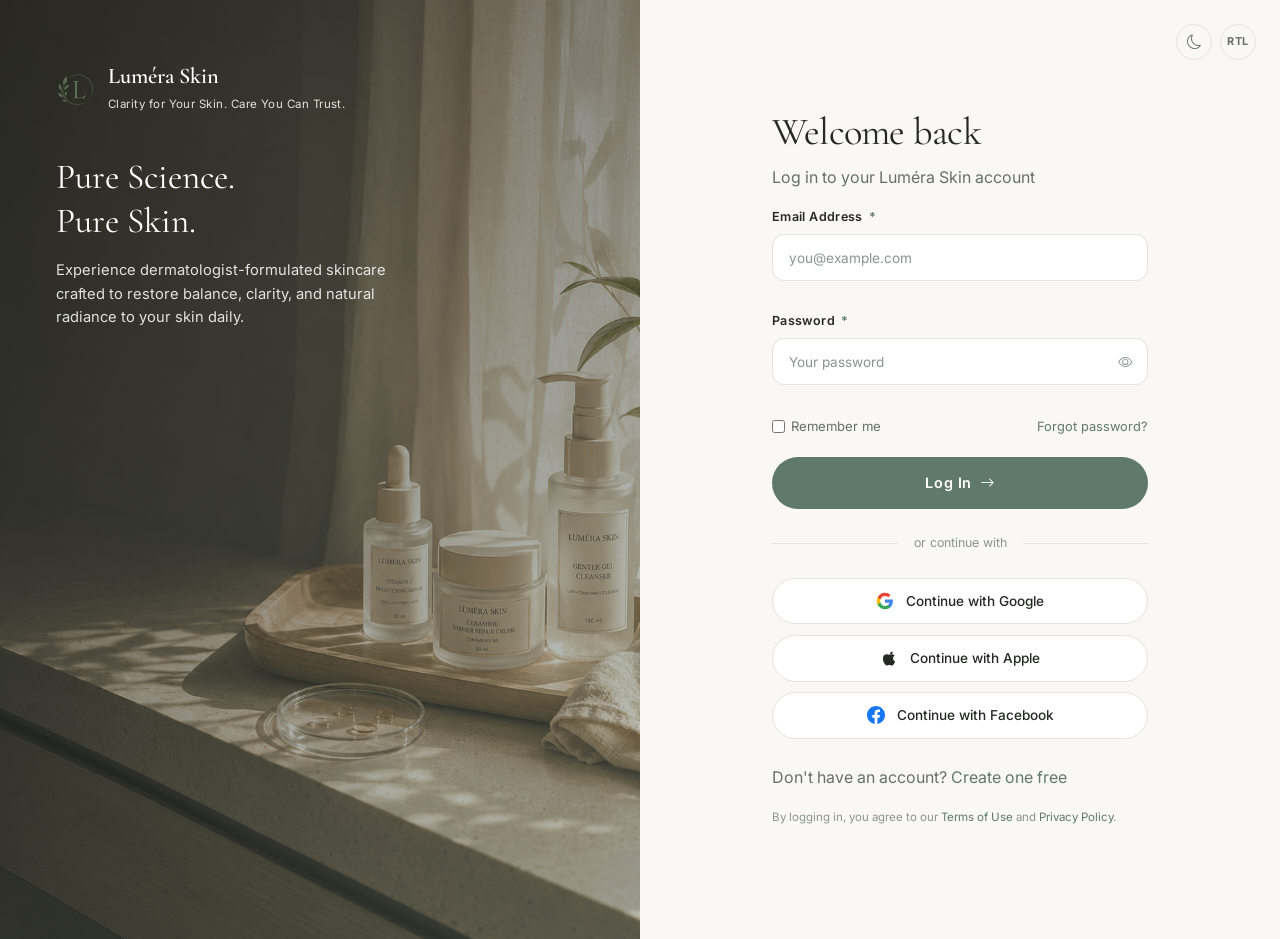
<file: login.html>
<!DOCTYPE html>
<html lang="en" dir="ltr" data-theme="light">

<head>
  <meta charset="UTF-8">
  <meta name="viewport" content="width=device-width, initial-scale=1.0">
  <title>Log In — Luméra Skin</title>
  <meta name="description"
    content="Log in to your Luméra Skin account to track your orders, save your routine and access personalised skin recommendations.">
  <!-- Favicon / Browser Icon -->
  <link rel="icon" type="image/png" href="assets/images/logo.png">
  <link rel="apple-touch-icon" href="assets/images/logo.png">
  <link rel="stylesheet" href="https://cdn.jsdelivr.net/npm/bootstrap@5.3.3/dist/css/bootstrap.min.css">
  <link rel="stylesheet" href="https://cdn.jsdelivr.net/npm/bootstrap-icons@1.11.3/font/bootstrap-icons.min.css">
  <link
    href="https://fonts.googleapis.com/css2?family=Cormorant+Garamond:ital,wght@0,300;0,400;0,500;0,600;1,300;1,400&family=Inter:wght@300;400;500;600;700&display=swap"
    rel="stylesheet">
  <link rel="stylesheet" href="css/main.css">
  <link rel="stylesheet" href="css/header.css">
  <link rel="stylesheet" href="css/auth.css">
  <link rel="stylesheet" href="css/forms.css">
  <link rel="stylesheet" href="css/dark-theme.css">
  <link rel="stylesheet" href="css/rtl.css">
  <link rel="stylesheet" href="css/mobile.css">
</head>

<body>
  <!-- AUTH PAGE -->
  <div class="auth-page">
    <!-- Visual Panel -->
    <div class="auth-visual" style="background-image:url('assets/images/login-bg.png');">
      <div class="auth-visual-overlay">
        <div class="auth-visual-content">
          <a href="index.html" class="auth-visual-logo"
            style="display:flex; align-items:center; gap:0.75rem; margin-bottom:2.5rem; text-decoration:none;"
            aria-label="Go to Luméra Skin Home">
            <img src="assets/images/logo.png" alt="Luméra Skin Logo"
              style="width:40px; height:40px; object-fit:contain; flex-shrink:0;">
            <div>
              <span
                style="font-family:var(--font-display); font-size:1.4rem; font-weight:600; color:#fff; display:block; line-height:1.1;">Luméra
                Skin</span>
              <span
                style="font-size:0.72rem; color:rgba(255,255,255,0.85); letter-spacing:0.04em; margin-top:2px;">Clarity
                for Your Skin. Care You Can Trust.</span>
            </div>
          </a>
          <h2
            style="font-family:var(--font-display); font-size:2.2rem; font-weight:400; color:#fff; line-height:1.25; margin-bottom:1rem;">
            Pure Science.<br>Pure Skin.
          </h2>
          <p style="font-size:0.92rem; color:rgba(255,255,255,0.85); line-height:1.6; max-width:360px;">
            Experience dermatologist-formulated skincare crafted to restore balance, clarity, and natural radiance to
            your skin daily.
          </p>
        </div>
      </div>
    </div>

    <!-- Form Panel -->
    <div class="auth-form-panel">
      <div class="auth-top-utils">
        <button class="navbar-util-btn theme-toggle-btn" aria-label="Toggle dark mode" title="Toggle theme"><i
            class="bi bi-moon theme-toggle-icon"></i></button>
        <button class="navbar-util-btn navbar-rtl-btn rtl-toggle-btn" aria-label="Toggle RTL/LTR">RTL</button>
      </div>
      <div class="auth-form-container fade-up">
        <h1 class="auth-title">Welcome back</h1>
        <p class="auth-subtitle">Log in to your Luméra Skin account</p>

        <!-- Login Form -->
        <form data-lumera-form aria-label="Login form" id="loginForm">
          <div class="form-group-brand">
            <label class="label-brand" for="loginEmail">Email Address <span class="required">*</span></label>
            <input type="email" id="loginEmail" class="input-brand" placeholder="you@example.com" required
              autocomplete="email">
            <span class="form-error" aria-live="polite"></span>
          </div>
          <div class="form-group-brand">
            <label class="label-brand" for="loginPassword">Password <span class="required">*</span></label>
            <div class="input-password-wrap">
              <input type="password" id="loginPassword" class="input-brand" placeholder="Your password" required
                autocomplete="current-password">
              <button type="button" class="password-toggle-btn" aria-label="Show or hide password"><i
                  class="bi bi-eye"></i></button>
            </div>
            <span class="form-error" aria-live="polite"></span>
          </div>
          <div class="auth-form-meta">
            <label class="auth-remember">
              <input type="checkbox" id="rememberMe"> <span style="font-size:0.82rem;">Remember me</span>
            </label>
            <a href="forgot-password.html" class="auth-link">Forgot password?</a>
          </div>
          <button type="submit" class="btn-primary-brand btn-form-submit w-100" style="justify-content:center;"
            id="loginSubmitBtn">
            Log In <i class="bi bi-arrow-right"></i>
          </button>
          <div class="form-success-msg mt-3"
            style="display:none; text-align:center; padding:1.25rem; background:rgba(96,121,107,.08); border-radius:var(--radius-md); border:1px solid rgba(96,121,107,.2);">
            <i class="bi bi-check-circle-fill"
              style="color:var(--color-primary); display:block; font-size:1.4rem; margin-bottom:0.4rem;"></i>
            <strong>Login successful!</strong><br>
            <span style="font-size:0.82rem; color:var(--text-muted);">Redirecting to your account...</span>
          </div>
        </form>

        <!-- Third-Party Social Logins Below Form -->
        <div class="auth-divider"><span>or continue with</span></div>
        <div class="social-login-buttons">
          <button type="button" class="btn-social" id="googleLoginBtn">
            <svg width="18" height="18" viewBox="0 0 24 24">
              <path fill="#4285F4"
                d="M22.56 12.25c0-.78-.07-1.53-.2-2.25H12v4.26h5.92c-.26 1.37-1.04 2.53-2.21 3.31v2.77h3.57c2.08-1.92 3.28-4.74 3.28-8.09z" />
              <path fill="#34A853"
                d="M12 23c2.97 0 5.46-.98 7.28-2.66l-3.57-2.77c-.98.66-2.23 1.06-3.71 1.06-2.86 0-5.29-1.93-6.16-4.53H2.18v2.84C3.99 20.53 7.7 23 12 23z" />
              <path fill="#FBBC05"
                d="M5.84 14.1c-.22-.66-.35-1.36-.35-2.1s.13-1.44.35-2.1V7.06H2.18C1.43 8.55 1 10.22 1 12s.43 3.45 1.18 4.94l2.85-2.22.81-.62z" />
              <path fill="#EA4335"
                d="M12 5.38c1.62 0 3.06.56 4.21 1.64l3.15-3.15C17.45 2.09 14.97 1 12 1 7.7 1 3.99 3.47 2.18 7.06l3.66 2.84c.87-2.6 3.3-4.52 6.16-4.52z" />
            </svg>
            <span>Continue with Google</span>
          </button>
          <button type="button" class="btn-social" id="appleLoginBtn">
            <svg width="18" height="18" viewBox="0 0 24 24" fill="currentColor">
              <path
                d="M18.71 19.5c-.83 1.24-1.71 2.45-3.05 2.47-1.34.03-1.77-.79-3.29-.79-1.53 0-2 .77-3.27.82-1.31.05-2.3-1.32-3.14-2.53C4.25 17 2.94 12.45 4.7 9.39c.87-1.52 2.43-2.48 4.12-2.51 1.28-.02 2.5.87 3.29.87.78 0 2.26-1.07 3.81-.91.65.03 2.47.26 3.64 1.98-.09.06-2.17 1.28-2.15 3.81.03 3.02 2.65 4.03 2.68 4.04-.03.07-.42 1.44-1.38 2.83M15.97 6.32c.67-.82 1.12-1.96.99-3.1-.96.04-2.14.64-2.82 1.44-.61.71-1.14 1.87-.99 3 1.07.08 2.17-.52 2.82-1.34" />
            </svg>
            <span>Continue with Apple</span>
          </button>
          <button type="button" class="btn-social" id="facebookLoginBtn">
            <svg width="18" height="18" viewBox="0 0 24 24" fill="#1877F2">
              <path
                d="M24 12.073c0-6.627-5.373-12-12-12s-12 5.373-12 12c0 5.99 4.388 10.954 10.125 11.854v-8.385H7.078v-3.47h3.047V9.43c0-3.007 1.792-4.669 4.533-4.669 1.312 0 2.686.235 2.686.235v2.953H15.83c-1.491 0-1.956.925-1.956 1.874v2.25h3.328l-.532 3.47h-2.796v8.385C19.612 23.027 24 18.062 24 12.073z" />
            </svg>
            <span>Continue with Facebook</span>
          </button>
        </div>

        <p class="auth-footer-note" style="margin-top:1.5rem;">
          Don't have an account? <a href="signup.html" class="auth-link">Create one free</a>
        </p>
        <p class="auth-footer-note" style="margin-top:0.25rem; font-size:0.72rem; color:var(--text-muted);">
          By logging in, you agree to our <a href="#" class="auth-link">Terms of Use</a> and <a href="#"
            class="auth-link">Privacy Policy</a>.
        </p>
      </div>
    </div>
  </div>

  <script src="https://cdn.jsdelivr.net/npm/bootstrap@5.3.3/dist/js/bootstrap.bundle.min.js"></script>
  <script src="js/main.js"></script>
</body>

</html>
</file>
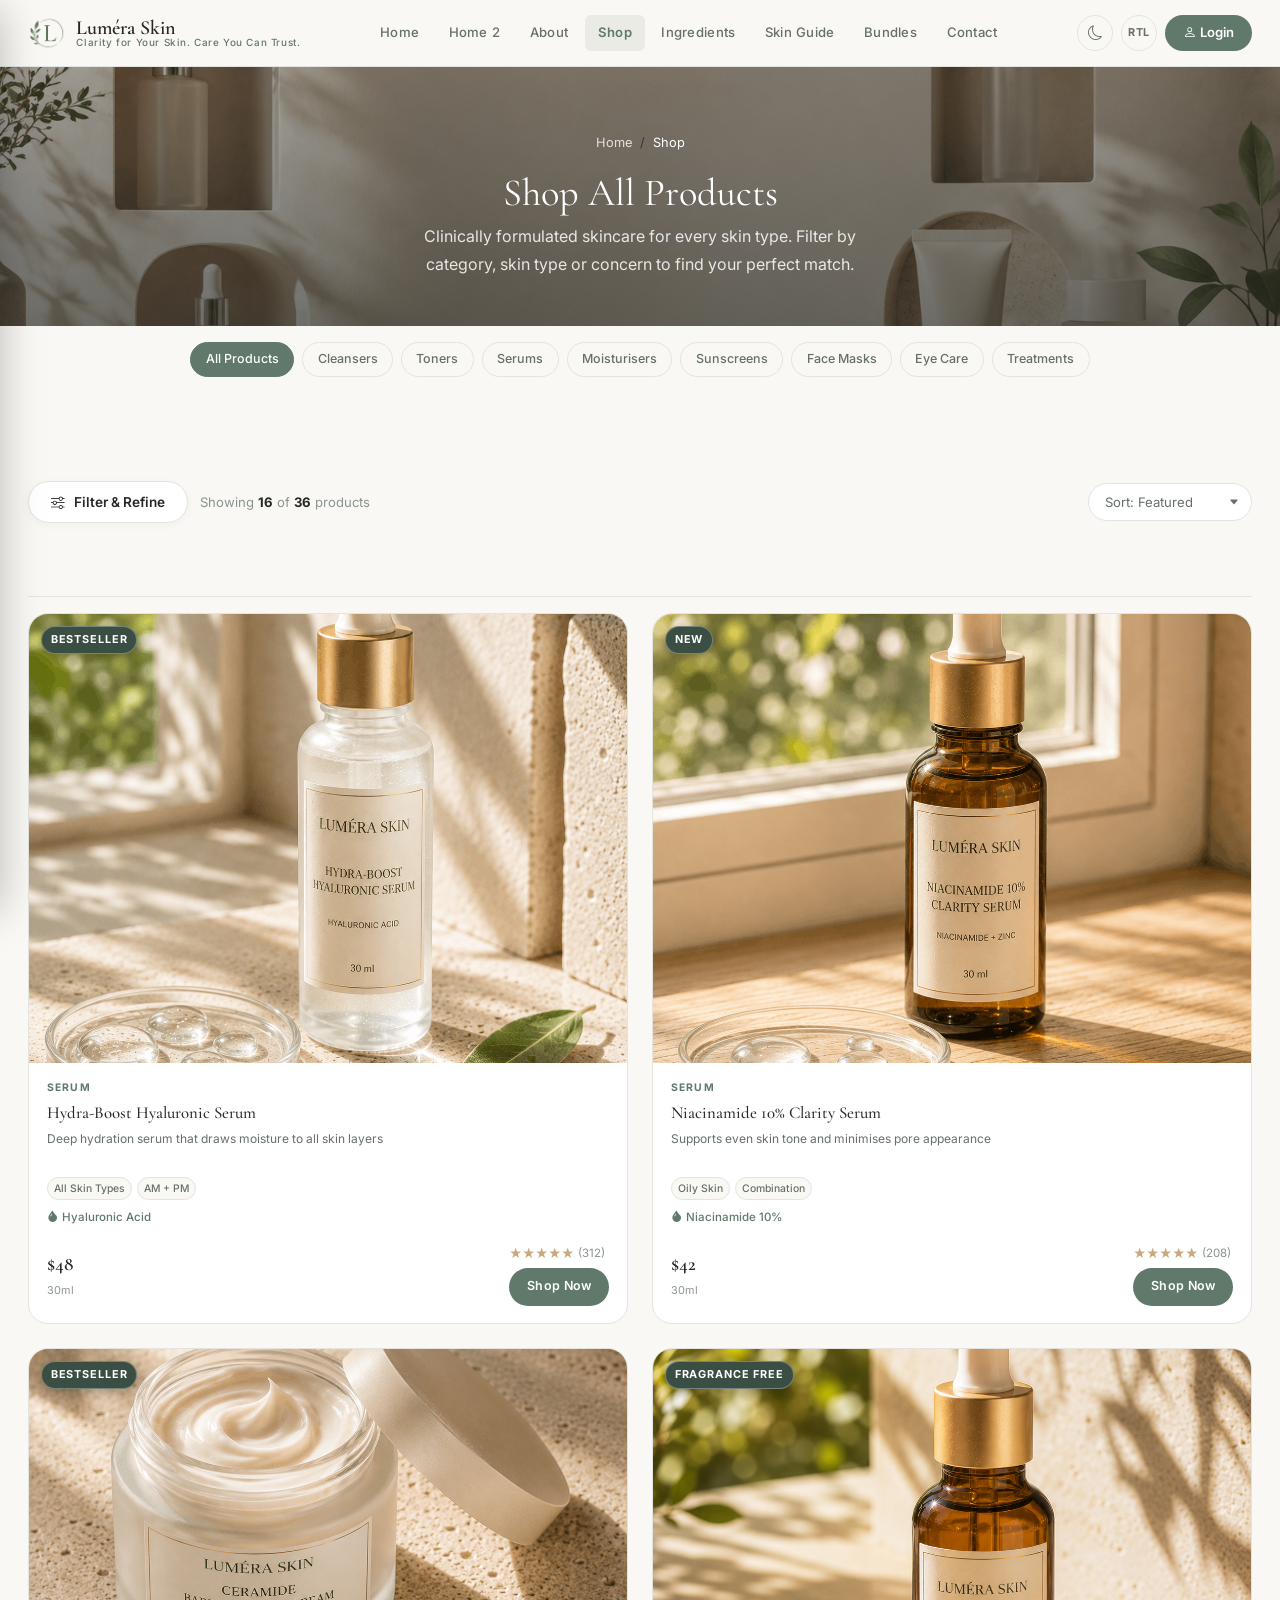
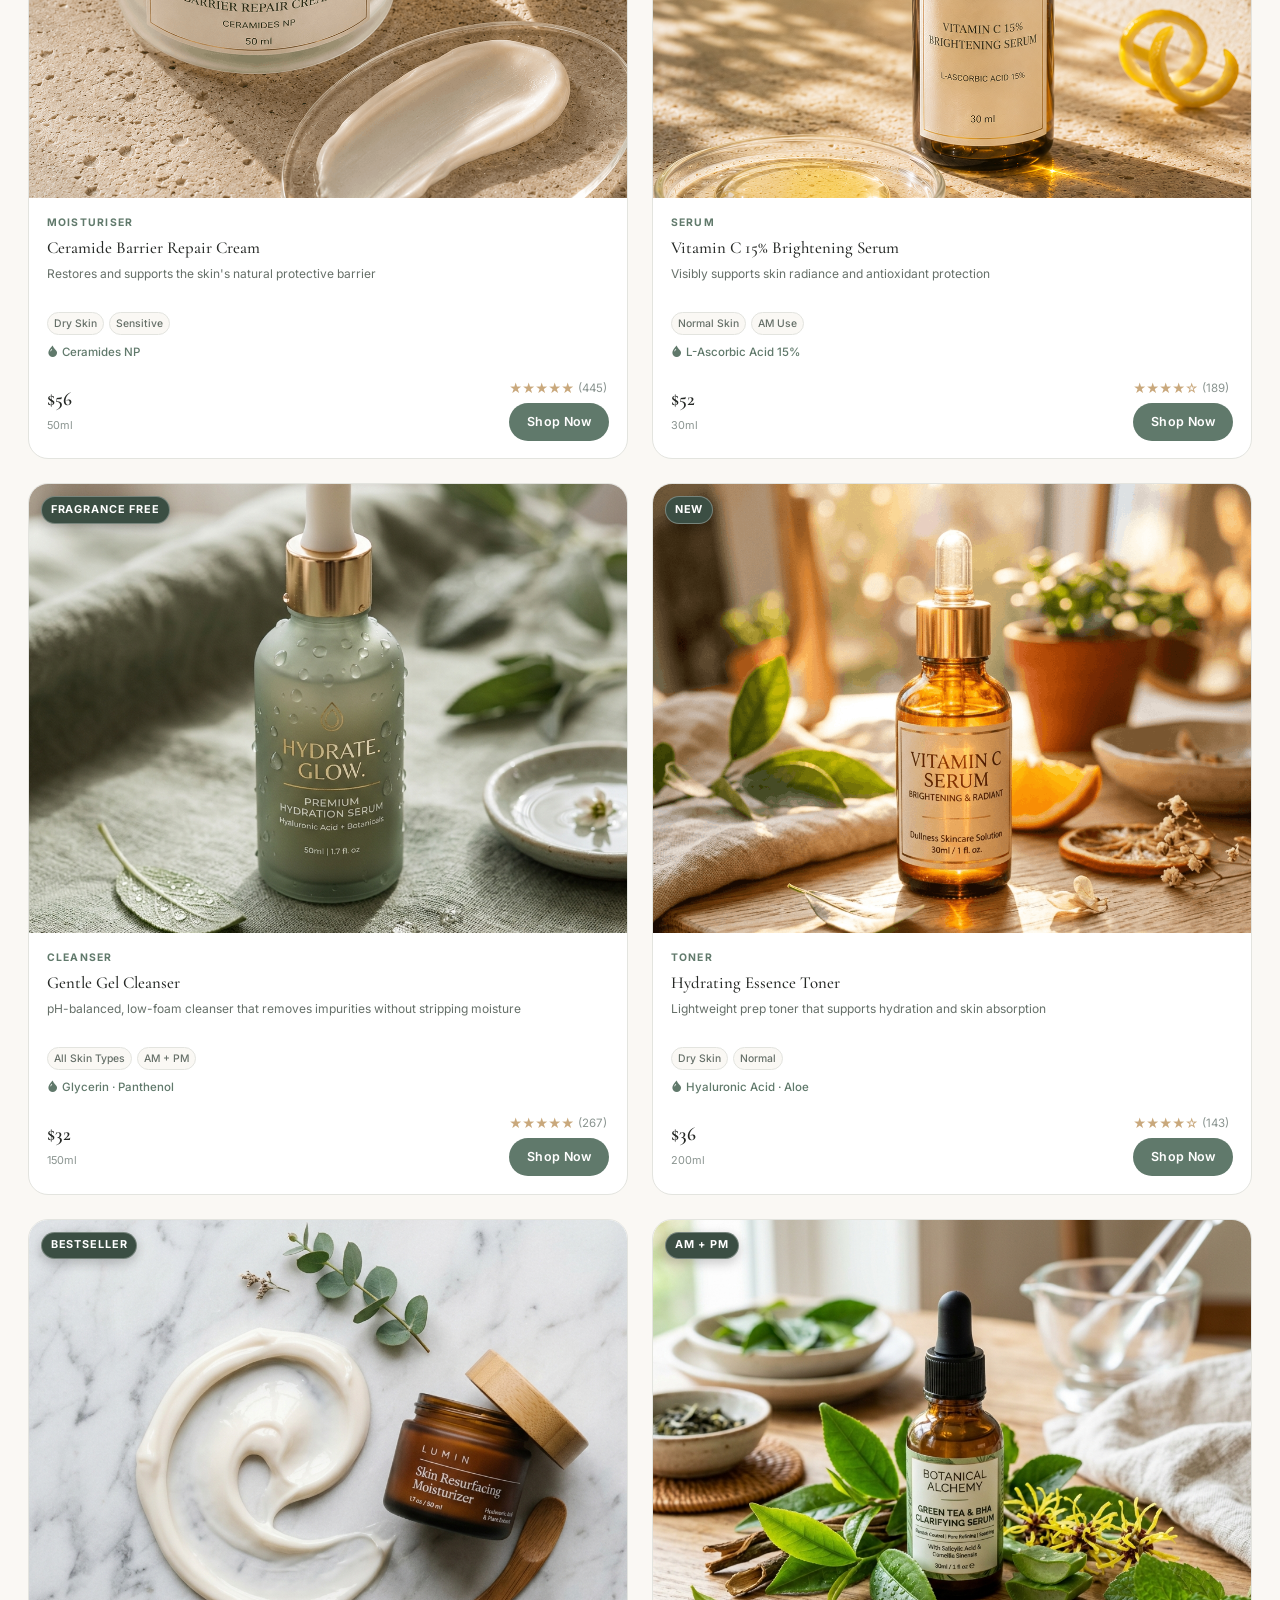
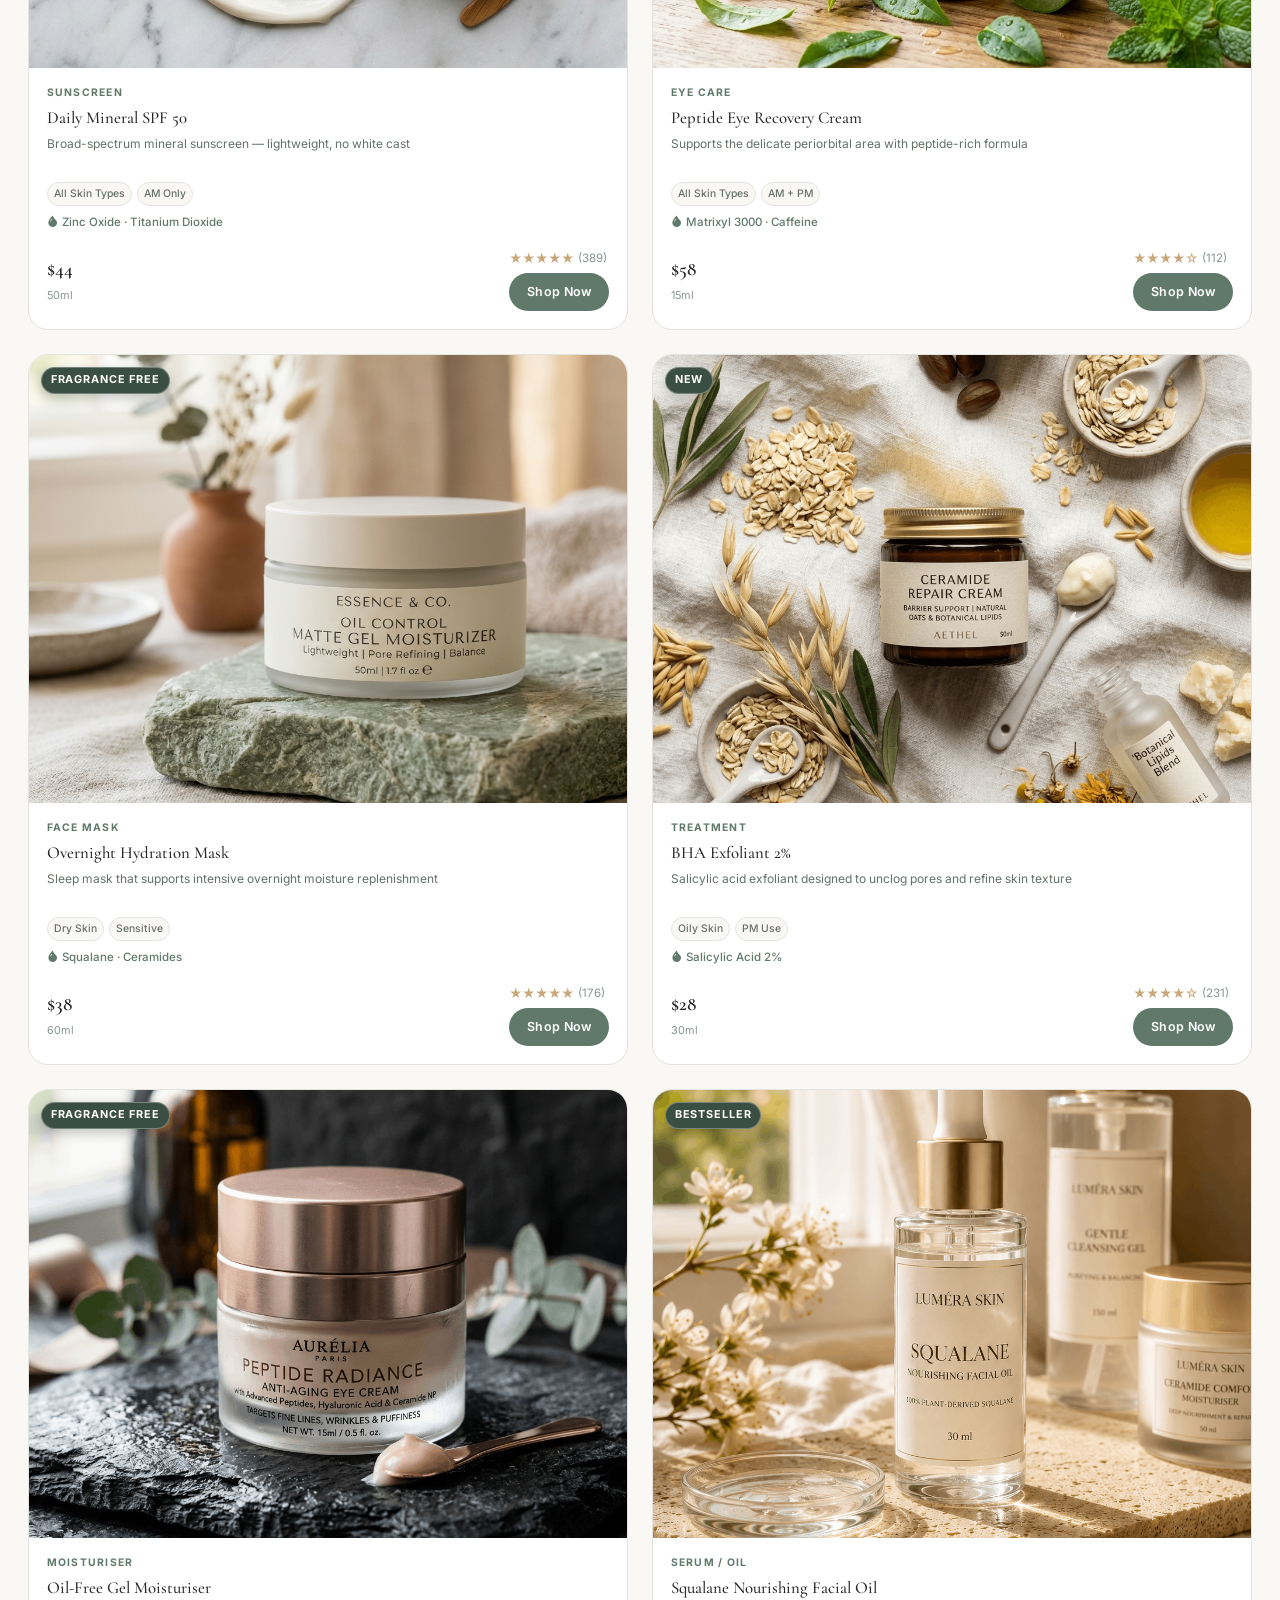
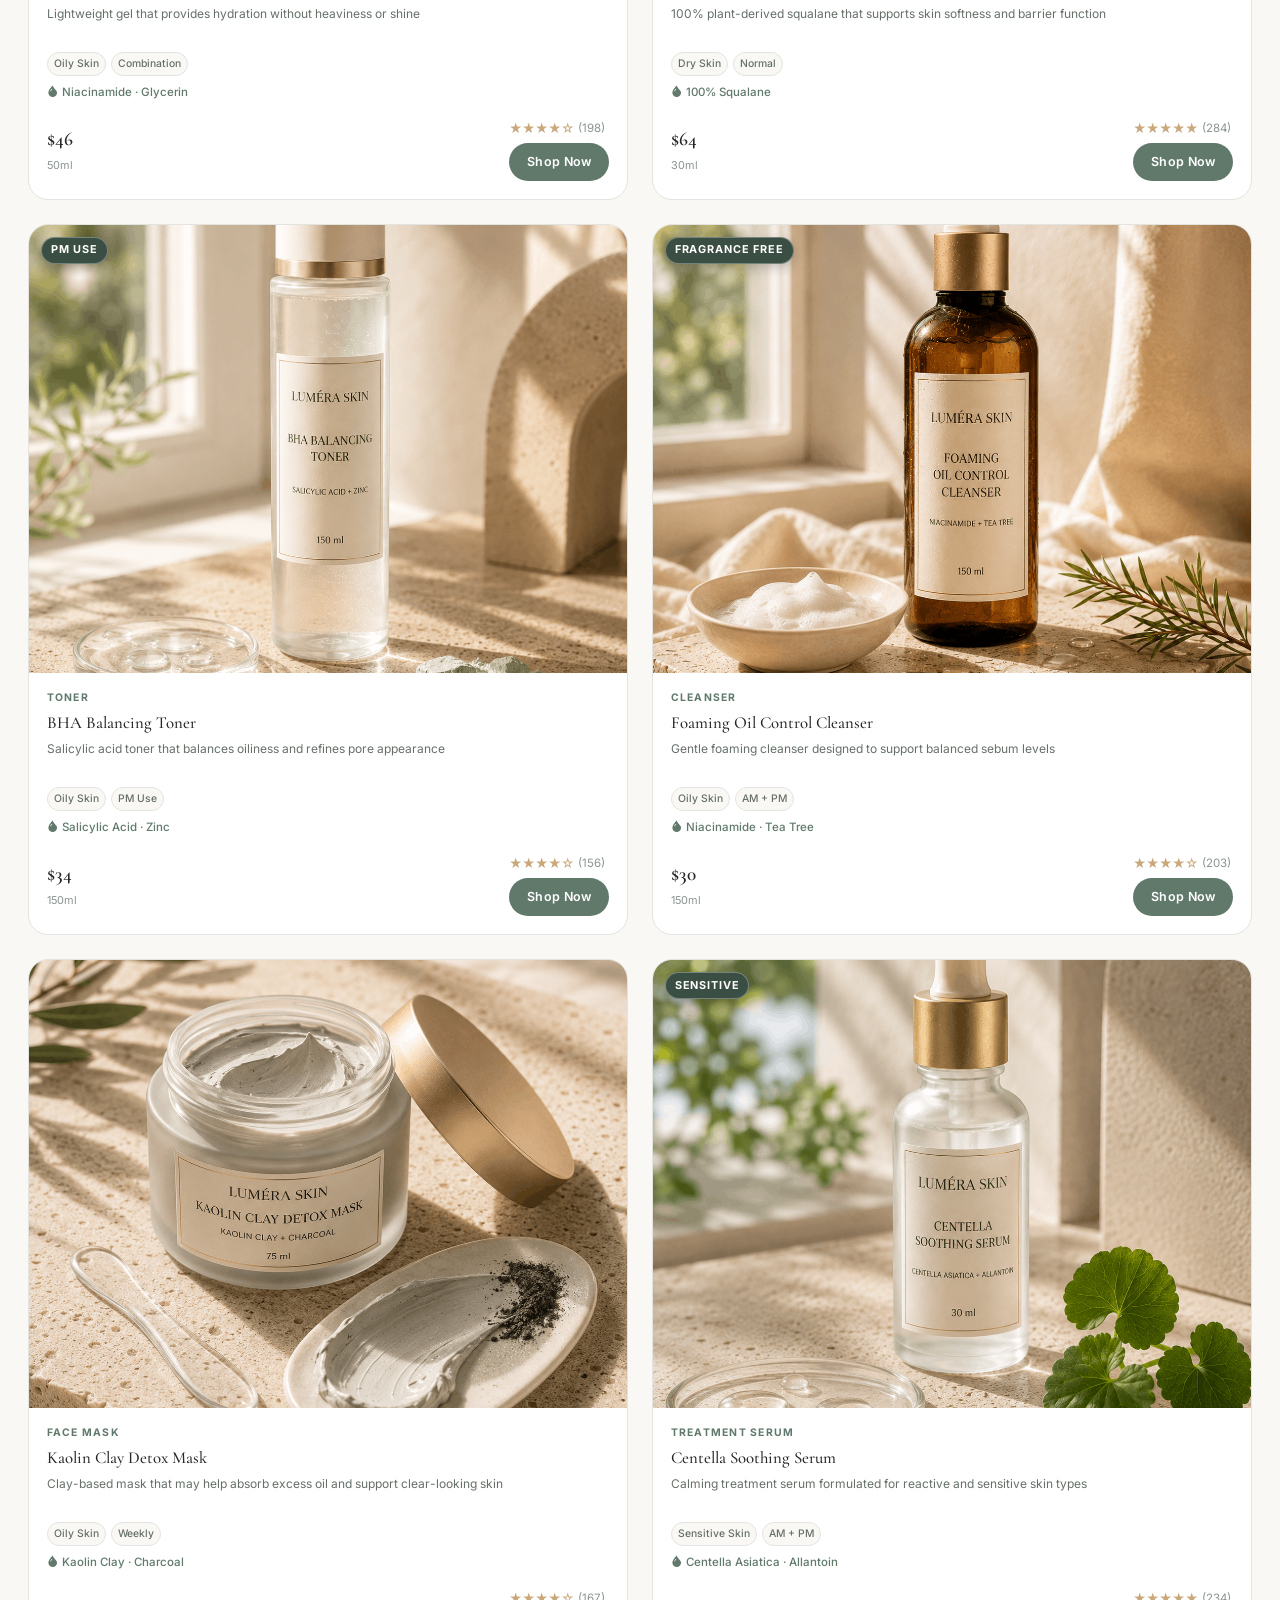
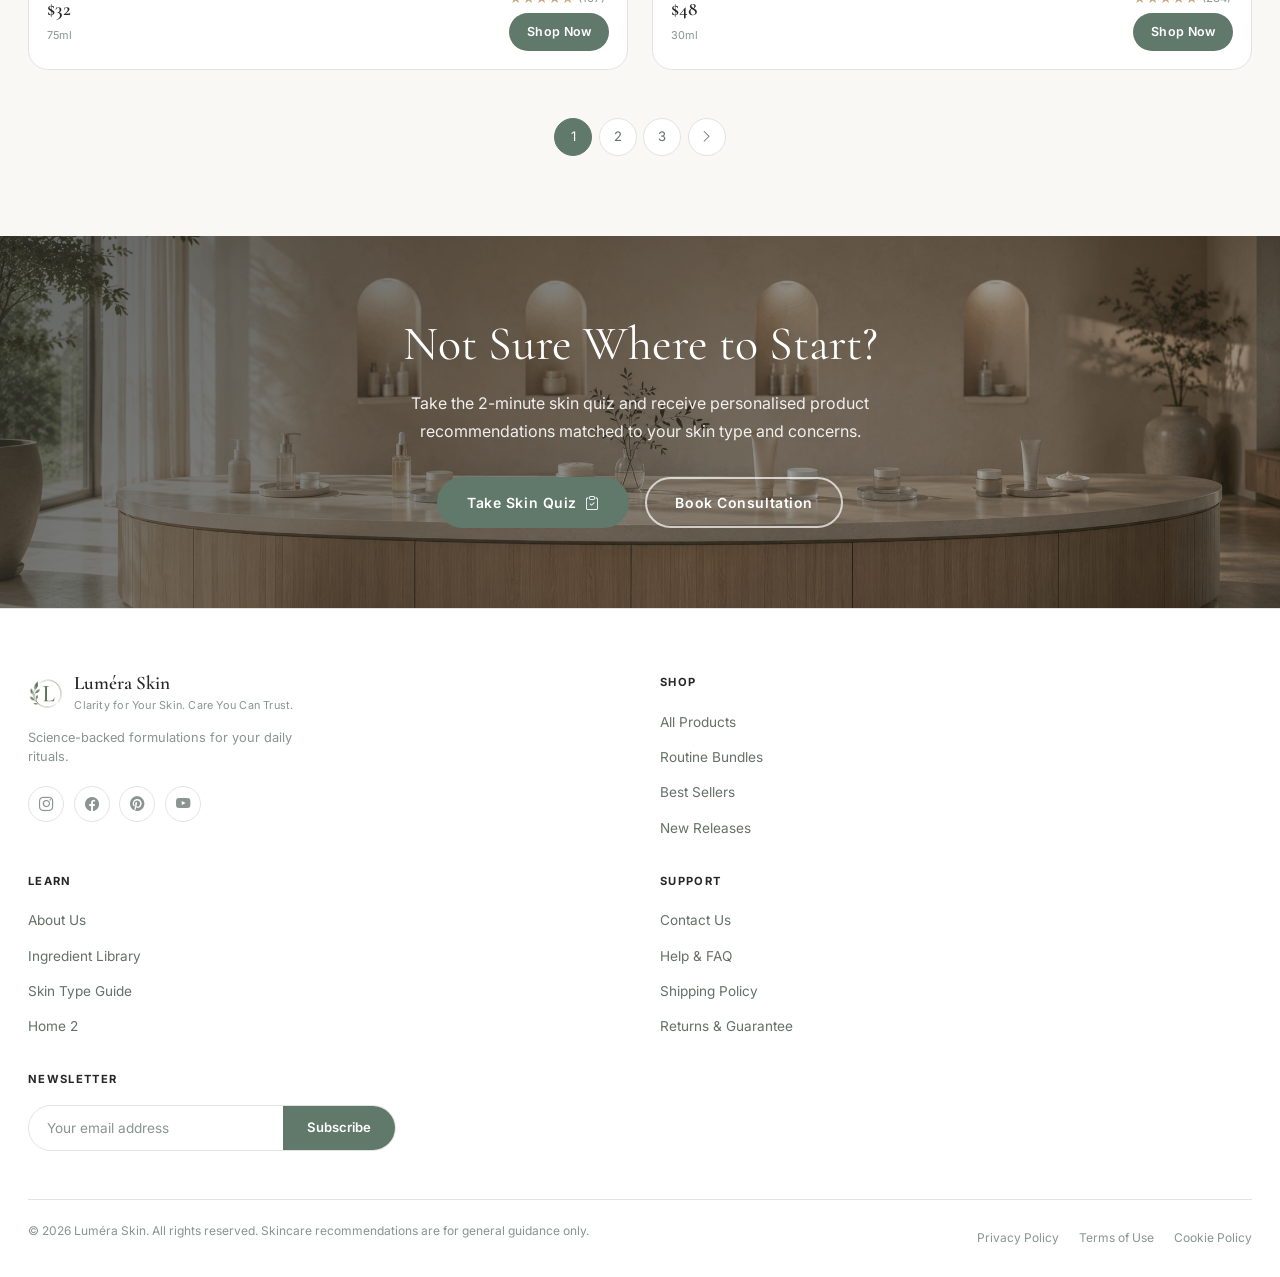
<file: shop.html>
<!DOCTYPE html>
<html lang="en" dir="ltr" data-theme="light">
<head>
  <meta charset="UTF-8">
  <meta name="viewport" content="width=device-width, initial-scale=1.0">
  <title>Shop Skincare Products — Luméra Skin</title>
  <meta name="description" content="Browse the full Luméra Skin collection. Filter by category, skin type or concern — cleansers, serums, moisturisers, sunscreens, face masks and more.">
  <!-- Favicon / Browser Icon -->
  <link rel="icon" type="image/png" href="assets/images/logo.png">
  <link rel="apple-touch-icon" href="assets/images/logo.png">
  <link rel="stylesheet" href="https://cdn.jsdelivr.net/npm/bootstrap@5.3.3/dist/css/bootstrap.min.css">
  <link rel="stylesheet" href="https://cdn.jsdelivr.net/npm/bootstrap-icons@1.11.3/font/bootstrap-icons.min.css">
  <link href="https://fonts.googleapis.com/css2?family=Cormorant+Garamond:ital,wght@0,300;0,400;0,500;0,600;1,300;1,400&family=Inter:wght@300;400;500;600;700&display=swap" rel="stylesheet">
  <link rel="stylesheet" href="css/main.css">
  <link rel="stylesheet" href="css/header.css">
  <link rel="stylesheet" href="css/products.css">
  <link rel="stylesheet" href="css/filters.css">
  <link rel="stylesheet" href="css/forms.css">
  <link rel="stylesheet" href="css/footer.css">
  <link rel="stylesheet" href="css/dark-theme.css">
  <link rel="stylesheet" href="css/rtl.css">
  <link rel="stylesheet" href="css/desktop.css">
  <link rel="stylesheet" href="css/tablet.css">
  <link rel="stylesheet" href="css/mobile.css">
  <style>
    .shop-page-banner {
      background: var(--bg-secondary);
      padding: 3rem 0;
      border-bottom: 1px solid var(--border-color);
    }
    .shop-layout {
      display: grid;
      grid-template-columns: minmax(0, 1fr);
      width: 100%;
      max-width: 1320px;
      margin-inline: auto;
      align-items: start;
    }
    .shop-layout > div { min-width: 0; }
    #productsGrid {
      grid-template-columns: repeat(4, minmax(0, 1fr));
      width: 100%;
    }
    #productsGrid .product-card { min-width: 0; }
    #productsGrid .product-img-wrap {
      width: 100%;
      aspect-ratio: 4 / 3;
      min-height: 0;
    }
    #productsGrid .product-img-wrap img {
      display: block;
      width: 100%;
      height: 100%;
      object-fit: cover;
      object-position: center;
      padding: 0;
    }
    @media(max-width:1199px) { #productsGrid { grid-template-columns: repeat(3, minmax(0, 1fr)); } }
    @media(max-width:991px) { .shop-layout { grid-template-columns: 1fr; } }
    @media(max-width:768px) { #productsGrid { grid-template-columns: repeat(2, minmax(0, 1fr)); } }
    @media(max-width:480px) { #productsGrid { grid-template-columns: 1fr; } }
    .shop-toolbar {
      display: flex; align-items: center; justify-content: space-between;
      flex-wrap: nowrap; gap: 0.75rem;
      margin-bottom: 1.5rem;
    }
    @media (min-width: 577px) and (max-width: 1024px) {
      .shop-toolbar {
        display: flex !important;
        flex-direction: row !important;
        flex-wrap: nowrap !important;
        align-items: center !important;
        justify-content: space-between !important;
        width: 100% !important;
      }
      .shop-toolbar > div {
        width: auto !important;
        display: flex !important;
        flex-direction: row !important;
        flex-wrap: nowrap !important;
        align-items: center !important;
        gap: 0.75rem !important;
      }
      .shop-toolbar .sort-select {
        margin-left: auto !important;
        margin-inline: 0 !important;
      }
    }
    @media (max-width: 576px) {
      .shop-toolbar {
        display: flex !important;
        flex-direction: column !important;
        align-items: center !important;
        justify-content: center !important;
        text-align: center !important;
        gap: 0.85rem !important;
        margin-bottom: 1.25rem !important;
        width: 100% !important;
      }
      .shop-toolbar > div {
        display: flex !important;
        flex-direction: column !important;
        align-items: center !important;
        justify-content: center !important;
        text-align: center !important;
        width: 100% !important;
        gap: 0.6rem !important;
      }
      .shop-toolbar .filter-trigger-btn {
        width: min(280px, 90%) !important;
        justify-content: center !important;
        margin-inline: auto !important;
        text-align: center !important;
        padding: 0.6rem 1rem !important;
        font-size: 0.85rem !important;
      }
      .shop-toolbar .results-count {
        width: 100% !important;
        text-align: center !important;
        margin-inline: auto !important;
        font-size: 0.78rem !important;
      }
      .shop-toolbar .sort-select {
        width: min(240px, 85%) !important;
        margin-inline: auto !important;
        text-align: center !important;
        padding: 0.55rem 0.85rem !important;
        font-size: 0.82rem !important;
      }
    }
    /* Quick-filter tabs */
    .shop-tags {
      display: flex;
      flex-wrap: wrap;
      justify-content: center;
      gap: 0.5rem;
      margin-bottom: 1.5rem;
      padding-inline: 1rem;
    }
    /* Pagination */
    .shop-pagination { display: flex; gap: 0.4rem; justify-content: center; margin-top: 3rem; }
    .page-btn {
      width: 38px; height: 38px;
      border-radius: 50%;
      border: 1.5px solid var(--border-color);
      background: var(--bg-card);
      font-size: 0.82rem;
      color: var(--text-body);
      cursor: pointer;
      display: flex; align-items: center; justify-content: center;
      transition: all var(--transition-fast);
    }
    .page-btn:hover, .page-btn.active { background: var(--color-primary); border-color: var(--color-primary); color: #fff; }
  </style>
</head>
<body>
<!-- NAVBAR -->
<nav class="lumera-navbar" id="mainNavbar" aria-label="Main navigation">
  <div class="navbar-inner">
    <a href="index.html" class="navbar-brand-wrap">
      <div class="navbar-logo">
        <img src="assets/images/logo.png" alt="Luméra Skin Logo">
      </div>
      <div class="navbar-brand-text"><span class="navbar-brand-name">Luméra Skin</span><span class="navbar-brand-tagline">Clarity for Your Skin. Care You Can Trust.</span></div>
    </a>
    <ul class="navbar-nav-center">
      <li><a href="index.html" class="nav-link">Home</a></li>
      <li><a href="home2.html" class="nav-link">Home 2</a></li>
      <li><a href="about.html" class="nav-link">About</a></li>
      <li><a href="shop.html" class="nav-link active">Shop</a></li>
      <li><a href="ingredients.html" class="nav-link">Ingredients</a></li>
      <li><a href="skin-type-guide.html" class="nav-link">Skin Guide</a></li>
      <li><a href="bundle-deals.html" class="nav-link">Bundles</a></li>
      <li><a href="contact.html" class="nav-link">Contact</a></li>
    </ul>
    <div class="navbar-utils">
      <button class="navbar-util-btn theme-toggle-btn" aria-label="Toggle dark mode"><i class="bi bi-moon theme-toggle-icon"></i></button>
      <button class="navbar-util-btn navbar-rtl-btn rtl-toggle-btn" aria-label="Toggle RTL">RTL</button>
      <a href="login.html" class="btn-login-nav"><i class="bi bi-person"></i> Login</a>
      <button class="navbar-mobile-toggle" id="navMobileToggle" aria-label="Open menu" aria-expanded="false"><i class="bi bi-list"></i></button>
    </div>
  </div>
  <div class="navbar-mobile-menu" id="navMobileMenu">
    <a href="index.html" class="nav-link">Home</a>
    <a href="home2.html" class="nav-link">Home 2</a>
    <a href="about.html" class="nav-link">About</a>
    <a href="shop.html" class="nav-link active">Shop</a>
    <a href="ingredients.html" class="nav-link">Ingredients</a>
    <a href="skin-type-guide.html" class="nav-link">Skin Guide</a>
    <a href="bundle-deals.html" class="nav-link">Bundles</a>
    <a href="contact.html" class="nav-link">Contact</a>
    <div class="mobile-utils">
      <button class="navbar-util-btn theme-toggle-btn" aria-label="Toggle dark mode"><i class="bi bi-moon theme-toggle-icon"></i></button>
      <button class="navbar-util-btn navbar-rtl-btn rtl-toggle-btn">RTL</button>
      <a href="login.html" class="btn-login-nav ms-auto"><i class="bi bi-person"></i> Login</a>
    </div>
  </div>
</nav>

<!-- PAGE BANNER -->
<div class="page-banner" style="background-image:url('assets/images/shop-banner.png'); min-height:260px;">
  <div class="banner-overlay"></div>
  <div class="banner-content container-brand">
    <nav aria-label="breadcrumb"><ol class="breadcrumb" style="justify-content:center;"><li class="breadcrumb-item"><a href="index.html">Home</a></li><li class="breadcrumb-item active">Shop</li></ol></nav>
    <h1 style="font-size:2.4rem; margin-bottom:0.4rem;">Shop All Products</h1>
    <p style="color:rgba(255,255,255,.85); max-width:500px; margin:0 auto;">Clinically formulated skincare for every skin type. Filter by category, skin type or concern to find your perfect match.</p>
  </div>
</div>
    <!-- Quick Filter Tags -->
    <div class="shop-tags mt-3" role="group" aria-label="Quick category filters">
      <button class="filter-tag active" data-filter="category" data-value="all" type="button">All Products</button>
      <button class="filter-tag" data-filter="category" data-value="cleanser" type="button">Cleansers</button>
      <button class="filter-tag" data-filter="category" data-value="toner" type="button">Toners</button>
      <button class="filter-tag" data-filter="category" data-value="serum" type="button">Serums</button>
      <button class="filter-tag" data-filter="category" data-value="moisturizer" type="button">Moisturisers</button>
      <button class="filter-tag" data-filter="category" data-value="sunscreen" type="button">Sunscreens</button>
      <button class="filter-tag" data-filter="category" data-value="mask" type="button">Face Masks</button>
      <button class="filter-tag" data-filter="category" data-value="eye" type="button">Eye Care</button>
      <button class="filter-tag" data-filter="category" data-value="treatment" type="button">Treatments</button>
    </div>
  </div>
</section>

<!-- FILTER SIDE POPUP DRAWER BACKDROP -->
<div id="filterDrawerBackdrop" class="filter-drawer-backdrop"></div>

<!-- SHOP MAIN CONTENT -->
<section class="section-py" aria-label="Product listing">
  <div class="container-brand">
    <!-- Filter Side Popup Drawer -->
    <div id="filterSidebarCol" class="filter-sidebar-col" role="dialog" aria-modal="true" aria-label="Product Filters">
      <div class="filter-drawer-header">
        <h2 class="filter-drawer-title"><i class="bi bi-sliders text-primary"></i> Filter Products</h2>
        <button class="btn-drawer-close" id="closeFilterDrawerBtn" type="button" aria-label="Close filters"><i class="bi bi-x-lg"></i></button>
      </div>

      <div class="filter-sidebar" aria-label="Product filters">
        <!-- Category -->
        <div class="filter-group">
          <div class="filter-group-title">Category</div>
          <div class="filter-options">
            <label class="filter-option"><input type="checkbox" class="filter-checkbox" data-filter="category" data-value="cleanser"> <span class="filter-option-label">Cleansers</span><span class="filter-option-count">6</span></label>
            <label class="filter-option"><input type="checkbox" class="filter-checkbox" data-filter="category" data-value="toner"> <span class="filter-option-label">Toners</span><span class="filter-option-count">4</span></label>
            <label class="filter-option"><input type="checkbox" class="filter-checkbox" data-filter="category" data-value="serum"> <span class="filter-option-label">Serums</span><span class="filter-option-count">8</span></label>
            <label class="filter-option"><input type="checkbox" class="filter-checkbox" data-filter="category" data-value="moisturizer"> <span class="filter-option-label">Moisturisers</span><span class="filter-option-count">5</span></label>
            <label class="filter-option"><input type="checkbox" class="filter-checkbox" data-filter="category" data-value="sunscreen"> <span class="filter-option-label">Sunscreens</span><span class="filter-option-count">3</span></label>
            <label class="filter-option"><input type="checkbox" class="filter-checkbox" data-filter="category" data-value="mask"> <span class="filter-option-label">Face Masks</span><span class="filter-option-count">4</span></label>
            <label class="filter-option"><input type="checkbox" class="filter-checkbox" data-filter="category" data-value="eye"> <span class="filter-option-label">Eye Care</span><span class="filter-option-count">3</span></label>
            <label class="filter-option"><input type="checkbox" class="filter-checkbox" data-filter="category" data-value="treatment"> <span class="filter-option-label">Treatments</span><span class="filter-option-count">3</span></label>
          </div>
        </div>

        <!-- Skin Type -->
        <div class="filter-group">
          <div class="filter-group-title">Skin Type</div>
          <div class="filter-options">
            <label class="filter-option"><input type="checkbox" class="filter-checkbox" data-filter="skintype" data-value="dry"> <span class="filter-option-label">Dry Skin</span></label>
            <label class="filter-option"><input type="checkbox" class="filter-checkbox" data-filter="skintype" data-value="oily"> <span class="filter-option-label">Oily Skin</span></label>
            <label class="filter-option"><input type="checkbox" class="filter-checkbox" data-filter="skintype" data-value="combination"> <span class="filter-option-label">Combination</span></label>
            <label class="filter-option"><input type="checkbox" class="filter-checkbox" data-filter="skintype" data-value="normal"> <span class="filter-option-label">Normal Skin</span></label>
            <label class="filter-option"><input type="checkbox" class="filter-checkbox" data-filter="skintype" data-value="sensitive"> <span class="filter-option-label">Sensitive Skin</span></label>
          </div>
        </div>

        <!-- Skin Concern -->
        <div class="filter-group">
          <div class="filter-group-title">Skin Concern</div>
          <div class="filter-options">
            <label class="filter-option"><input type="checkbox" class="filter-checkbox" data-filter="concern" data-value="hydration"> <span class="filter-option-label">Hydration</span></label>
            <label class="filter-option"><input type="checkbox" class="filter-checkbox" data-filter="concern" data-value="dullness"> <span class="filter-option-label">Dullness</span></label>
            <label class="filter-option"><input type="checkbox" class="filter-checkbox" data-filter="concern" data-value="texture"> <span class="filter-option-label">Uneven Texture</span></label>
            <label class="filter-option"><input type="checkbox" class="filter-checkbox" data-filter="concern" data-value="blemishes"> <span class="filter-option-label">Blemishes</span></label>
            <label class="filter-option"><input type="checkbox" class="filter-checkbox" data-filter="concern" data-value="oil-control"> <span class="filter-option-label">Oil Control</span></label>
            <label class="filter-option"><input type="checkbox" class="filter-checkbox" data-filter="concern" data-value="barrier"> <span class="filter-option-label">Barrier Support</span></label>
            <label class="filter-option"><input type="checkbox" class="filter-checkbox" data-filter="concern" data-value="fine-lines"> <span class="filter-option-label">Fine Lines</span></label>
          </div>
        </div>
      </div>

      <div class="filter-drawer-footer">
        <button class="btn-primary-brand w-100" id="applyFiltersBtn" type="button">Apply Filters</button>
        <button class="btn-outline-brand clear-all-filters" type="button" style="white-space:nowrap;">Clear All</button>
      </div>
    </div>

    <div class="shop-layout">
      <!-- Products Panel -->
      <div>
        <!-- Toolbar -->
        <div class="shop-toolbar">
          <div style="display:flex; align-items:center; gap:0.75rem; flex-wrap:wrap;">
            <button class="filter-trigger-btn" id="openFilterDrawerBtn" type="button">
              <i class="bi bi-sliders"></i> Filter & Refine
              <span class="filter-badge-count" id="activeFilterBadge" style="display:none;">0</span>
            </button>
            <span id="resultsCount" class="results-count">Showing <strong>16</strong> of <strong>36</strong> products</span>
          </div>
          <select class="sort-select" id="sortSelect" aria-label="Sort products">
            <option value="default">Sort: Featured</option>
            <option value="price-low">Price: Low to High</option>
            <option value="price-high">Price: High to Low</option>
            <option value="rating">Highest Rated</option>
          </select>
        </div>

        <!-- Active Filters -->
        <div class="active-filters-bar" id="activeFiltersBar" aria-live="polite"></div>

        <!-- Products Grid -->
        <div class="products-grid mt-3" id="productsGrid">
          <!-- 16 Products -->
          <!-- 1 -->
          <div class="product-card fade-up" data-category="serum" data-skintype="all dry oily combination normal sensitive" data-concern="hydration" data-price="48" data-rating="4.9">
            <div class="product-img-wrap"><img src="assets/images/shop1_1.png" alt="Hydra-Boost Hyaluronic Serum" loading="lazy"><div class="product-badges"><span class="badge-brand badge-bestseller">BESTSELLER</span></div><div class="product-quick-overlay"><button class="btn-product-cta" data-add-cart type="button"><i class="bi bi-bag-plus"></i> Quick Add</button></div></div>
            <div class="product-body"><div class="product-category">Serum</div><h3 class="product-name">Hydra-Boost Hyaluronic Serum</h3><p class="product-function">Deep hydration serum that draws moisture to all skin layers</p><div class="product-meta"><span class="product-meta-item">All Skin Types</span><span class="product-meta-item">AM + PM</span></div><div class="product-ingredient"><i class="bi bi-droplet-fill"></i> Hyaluronic Acid</div></div>
            <div class="product-footer"><div class="product-price"><span class="price-current">$48</span><span class="price-size">30ml</span></div><div style="text-align:right"><div class="product-rating"><span class="star-rating">★★★★★</span> (312)</div><a href="#" class="btn-product-cta mt-1">Shop Now</a></div></div>
          </div>
          <!-- 2 -->
          <div class="product-card fade-up" style="transition-delay:60ms" data-category="serum" data-skintype="oily combination" data-concern="oil-control blemishes texture" data-price="42" data-rating="4.8">
            <div class="product-img-wrap"><img src="assets/images/shop1_2.png" alt="Niacinamide Clarity Serum" loading="lazy"><div class="product-badges"><span class="badge-brand badge-new">NEW</span></div><div class="product-quick-overlay"><button class="btn-product-cta" data-add-cart type="button"><i class="bi bi-bag-plus"></i> Quick Add</button></div></div>
            <div class="product-body"><div class="product-category">Serum</div><h3 class="product-name">Niacinamide 10% Clarity Serum</h3><p class="product-function">Supports even skin tone and minimises pore appearance</p><div class="product-meta"><span class="product-meta-item">Oily Skin</span><span class="product-meta-item">Combination</span></div><div class="product-ingredient"><i class="bi bi-droplet-fill"></i> Niacinamide 10%</div></div>
            <div class="product-footer"><div class="product-price"><span class="price-current">$42</span><span class="price-size">30ml</span></div><div style="text-align:right"><div class="product-rating"><span class="star-rating">★★★★★</span> (208)</div><a href="#" class="btn-product-cta mt-1">Shop Now</a></div></div>
          </div>
          <!-- 3 -->
          <div class="product-card fade-up" style="transition-delay:120ms" data-category="moisturizer" data-skintype="dry sensitive" data-concern="hydration barrier" data-price="56" data-rating="4.9">
            <div class="product-img-wrap"><img src="assets/images/shop1_3.png" alt="Ceramide Barrier Cream" loading="lazy"><div class="product-badges"><span class="badge-brand badge-bestseller">BESTSELLER</span></div><div class="product-quick-overlay"><button class="btn-product-cta" data-add-cart type="button"><i class="bi bi-bag-plus"></i> Quick Add</button></div></div>
            <div class="product-body"><div class="product-category">Moisturiser</div><h3 class="product-name">Ceramide Barrier Repair Cream</h3><p class="product-function">Restores and supports the skin's natural protective barrier</p><div class="product-meta"><span class="product-meta-item">Dry Skin</span><span class="product-meta-item">Sensitive</span></div><div class="product-ingredient"><i class="bi bi-droplet-fill"></i> Ceramides NP</div></div>
            <div class="product-footer"><div class="product-price"><span class="price-current">$56</span><span class="price-size">50ml</span></div><div style="text-align:right"><div class="product-rating"><span class="star-rating">★★★★★</span> (445)</div><a href="#" class="btn-product-cta mt-1">Shop Now</a></div></div>
          </div>
          <!-- 4 -->
          <div class="product-card fade-up" style="transition-delay:180ms" data-category="serum" data-skintype="normal combination" data-concern="dullness" data-price="52" data-rating="4.7">
            <div class="product-img-wrap"><img src="assets/images/shop1_4.png" alt="Vitamin C Serum" loading="lazy"><div class="product-badges"><span class="badge-brand badge-skin">FRAGRANCE FREE</span></div><div class="product-quick-overlay"><button class="btn-product-cta" data-add-cart type="button"><i class="bi bi-bag-plus"></i> Quick Add</button></div></div>
            <div class="product-body"><div class="product-category">Serum</div><h3 class="product-name">Vitamin C 15% Brightening Serum</h3><p class="product-function">Visibly supports skin radiance and antioxidant protection</p><div class="product-meta"><span class="product-meta-item">Normal Skin</span><span class="product-meta-item">AM Use</span></div><div class="product-ingredient"><i class="bi bi-droplet-fill"></i> L-Ascorbic Acid 15%</div></div>
            <div class="product-footer"><div class="product-price"><span class="price-current">$52</span><span class="price-size">30ml</span></div><div style="text-align:right"><div class="product-rating"><span class="star-rating">★★★★☆</span> (189)</div><a href="#" class="btn-product-cta mt-1">Shop Now</a></div></div>
          </div>
          <!-- 5 -->
          <div class="product-card fade-up" data-category="cleanser" data-skintype="all dry normal sensitive" data-concern="hydration barrier" data-price="32" data-rating="4.8">
            <div class="product-img-wrap"><img src="assets/images/shop_by_keep_1.png" alt="Gentle Gel Cleanser" loading="lazy"><div class="product-badges"><span class="badge-brand badge-skin">FRAGRANCE FREE</span></div></div>
            <div class="product-body"><div class="product-category">Cleanser</div><h3 class="product-name">Gentle Gel Cleanser</h3><p class="product-function">pH-balanced, low-foam cleanser that removes impurities without stripping moisture</p><div class="product-meta"><span class="product-meta-item">All Skin Types</span><span class="product-meta-item">AM + PM</span></div><div class="product-ingredient"><i class="bi bi-droplet-fill"></i> Glycerin · Panthenol</div></div>
            <div class="product-footer"><div class="product-price"><span class="price-current">$32</span><span class="price-size">150ml</span></div><div style="text-align:right"><div class="product-rating"><span class="star-rating">★★★★★</span> (267)</div><a href="#" class="btn-product-cta mt-1">Shop Now</a></div></div>
          </div>
          <!-- 6 -->
          <div class="product-card fade-up" style="transition-delay:60ms" data-category="toner" data-skintype="all dry normal" data-concern="hydration" data-price="36" data-rating="4.7">
            <div class="product-img-wrap"><img src="assets/images/shop_by_keep_2.png" alt="Hydrating Essence Toner" loading="lazy"><div class="product-badges"><span class="badge-brand badge-new">NEW</span></div></div>
            <div class="product-body"><div class="product-category">Toner</div><h3 class="product-name">Hydrating Essence Toner</h3><p class="product-function">Lightweight prep toner that supports hydration and skin absorption</p><div class="product-meta"><span class="product-meta-item">Dry Skin</span><span class="product-meta-item">Normal</span></div><div class="product-ingredient"><i class="bi bi-droplet-fill"></i> Hyaluronic Acid · Aloe</div></div>
            <div class="product-footer"><div class="product-price"><span class="price-current">$36</span><span class="price-size">200ml</span></div><div style="text-align:right"><div class="product-rating"><span class="star-rating">★★★★☆</span> (143)</div><a href="#" class="btn-product-cta mt-1">Shop Now</a></div></div>
          </div>
          <!-- 7 -->
          <div class="product-card fade-up" style="transition-delay:120ms" data-category="sunscreen" data-skintype="all" data-concern="barrier" data-price="44" data-rating="4.9">
            <div class="product-img-wrap"><img src="assets/images/shop_by_keep_3.png" alt="Daily Mineral SPF 50" loading="lazy"><div class="product-badges"><span class="badge-brand badge-bestseller">BESTSELLER</span></div></div>
            <div class="product-body"><div class="product-category">Sunscreen</div><h3 class="product-name">Daily Mineral SPF 50</h3><p class="product-function">Broad-spectrum mineral sunscreen — lightweight, no white cast</p><div class="product-meta"><span class="product-meta-item">All Skin Types</span><span class="product-meta-item">AM Only</span></div><div class="product-ingredient"><i class="bi bi-droplet-fill"></i> Zinc Oxide · Titanium Dioxide</div></div>
            <div class="product-footer"><div class="product-price"><span class="price-current">$44</span><span class="price-size">50ml</span></div><div style="text-align:right"><div class="product-rating"><span class="star-rating">★★★★★</span> (389)</div><a href="#" class="btn-product-cta mt-1">Shop Now</a></div></div>
          </div>
          <!-- 8 -->
          <div class="product-card fade-up" style="transition-delay:180ms" data-category="eye" data-skintype="all" data-concern="fine-lines" data-price="58" data-rating="4.6">
            <div class="product-img-wrap"><img src="assets/images/shop_by_keep_4.png" alt="Peptide Eye Recovery Cream" loading="lazy"><div class="product-badges"><span class="badge-brand badge-skin">AM + PM</span></div></div>
            <div class="product-body"><div class="product-category">Eye Care</div><h3 class="product-name">Peptide Eye Recovery Cream</h3><p class="product-function">Supports the delicate periorbital area with peptide-rich formula</p><div class="product-meta"><span class="product-meta-item">All Skin Types</span><span class="product-meta-item">AM + PM</span></div><div class="product-ingredient"><i class="bi bi-droplet-fill"></i> Matrixyl 3000 · Caffeine</div></div>
            <div class="product-footer"><div class="product-price"><span class="price-current">$58</span><span class="price-size">15ml</span></div><div style="text-align:right"><div class="product-rating"><span class="star-rating">★★★★☆</span> (112)</div><a href="#" class="btn-product-cta mt-1">Shop Now</a></div></div>
          </div>
          <!-- 9 -->
          <div class="product-card fade-up" data-category="mask" data-skintype="dry sensitive" data-concern="hydration barrier" data-price="38" data-rating="4.8">
            <div class="product-img-wrap"><img src="assets/images/shop_by_keep_5.png" alt="Overnight Hydration Mask" loading="lazy"><div class="product-badges"><span class="badge-brand badge-skin">FRAGRANCE FREE</span></div></div>
            <div class="product-body"><div class="product-category">Face Mask</div><h3 class="product-name">Overnight Hydration Mask</h3><p class="product-function">Sleep mask that supports intensive overnight moisture replenishment</p><div class="product-meta"><span class="product-meta-item">Dry Skin</span><span class="product-meta-item">Sensitive</span></div><div class="product-ingredient"><i class="bi bi-droplet-fill"></i> Squalane · Ceramides</div></div>
            <div class="product-footer"><div class="product-price"><span class="price-current">$38</span><span class="price-size">60ml</span></div><div style="text-align:right"><div class="product-rating"><span class="star-rating">★★★★★</span> (176)</div><a href="#" class="btn-product-cta mt-1">Shop Now</a></div></div>
          </div>
          <!-- 10 -->
          <div class="product-card fade-up" style="transition-delay:60ms" data-category="treatment" data-skintype="oily combination sensitive" data-concern="blemishes" data-price="28" data-rating="4.7">
            <div class="product-img-wrap"><img src="assets/images/shop_by_keep_6.png" alt="BHA Exfoliant 2%" loading="lazy"><div class="product-badges"><span class="badge-brand badge-new">NEW</span></div></div>
            <div class="product-body"><div class="product-category">Treatment</div><h3 class="product-name">BHA Exfoliant 2%</h3><p class="product-function">Salicylic acid exfoliant designed to unclog pores and refine skin texture</p><div class="product-meta"><span class="product-meta-item">Oily Skin</span><span class="product-meta-item">PM Use</span></div><div class="product-ingredient"><i class="bi bi-droplet-fill"></i> Salicylic Acid 2%</div></div>
            <div class="product-footer"><div class="product-price"><span class="price-current">$28</span><span class="price-size">30ml</span></div><div style="text-align:right"><div class="product-rating"><span class="star-rating">★★★★☆</span> (231)</div><a href="#" class="btn-product-cta mt-1">Shop Now</a></div></div>
          </div>
          <!-- 11 -->
          <div class="product-card fade-up" style="transition-delay:120ms" data-category="moisturizer" data-skintype="oily combination" data-concern="oil-control hydration" data-price="46" data-rating="4.6">
            <div class="product-img-wrap"><img src="assets/images/shop_by_keep_7.png" alt="Oil-Free Gel Moisturiser" loading="lazy"><div class="product-badges"><span class="badge-brand badge-skin">FRAGRANCE FREE</span></div></div>
            <div class="product-body"><div class="product-category">Moisturiser</div><h3 class="product-name">Oil-Free Gel Moisturiser</h3><p class="product-function">Lightweight gel that provides hydration without heaviness or shine</p><div class="product-meta"><span class="product-meta-item">Oily Skin</span><span class="product-meta-item">Combination</span></div><div class="product-ingredient"><i class="bi bi-droplet-fill"></i> Niacinamide · Glycerin</div></div>
            <div class="product-footer"><div class="product-price"><span class="price-current">$46</span><span class="price-size">50ml</span></div><div style="text-align:right"><div class="product-rating"><span class="star-rating">★★★★☆</span> (198)</div><a href="#" class="btn-product-cta mt-1">Shop Now</a></div></div>
          </div>
          <!-- 12 -->
          <div class="product-card fade-up" style="transition-delay:180ms" data-category="serum" data-skintype="dry sensitive normal" data-concern="barrier hydration" data-price="64" data-rating="4.9">
            <div class="product-img-wrap"><img src="assets/images/skin_oil.png" alt="Squalane Nourishing Oil" loading="lazy"><div class="product-badges"><span class="badge-brand badge-bestseller">BESTSELLER</span></div></div>
            <div class="product-body"><div class="product-category">Serum / Oil</div><h3 class="product-name">Squalane Nourishing Facial Oil</h3><p class="product-function">100% plant-derived squalane that supports skin softness and barrier function</p><div class="product-meta"><span class="product-meta-item">Dry Skin</span><span class="product-meta-item">Normal</span></div><div class="product-ingredient"><i class="bi bi-droplet-fill"></i> 100% Squalane</div></div>
            <div class="product-footer"><div class="product-price"><span class="price-current">$64</span><span class="price-size">30ml</span></div><div style="text-align:right"><div class="product-rating"><span class="star-rating">★★★★★</span> (284)</div><a href="#" class="btn-product-cta mt-1">Shop Now</a></div></div>
          </div>
          <!-- 13 -->
          <div class="product-card fade-up" data-category="toner" data-skintype="oily combination" data-concern="oil-control texture" data-price="34" data-rating="4.6">
            <div class="product-img-wrap"><img src="assets/images/shop_3_1.png" alt="BHA Balancing Toner" loading="lazy"><div class="product-badges"><span class="badge-brand badge-skin">PM USE</span></div></div>
            <div class="product-body"><div class="product-category">Toner</div><h3 class="product-name">BHA Balancing Toner</h3><p class="product-function">Salicylic acid toner that balances oiliness and refines pore appearance</p><div class="product-meta"><span class="product-meta-item">Oily Skin</span><span class="product-meta-item">PM Use</span></div><div class="product-ingredient"><i class="bi bi-droplet-fill"></i> Salicylic Acid · Zinc</div></div>
            <div class="product-footer"><div class="product-price"><span class="price-current">$34</span><span class="price-size">150ml</span></div><div style="text-align:right"><div class="product-rating"><span class="star-rating">★★★★☆</span> (156)</div><a href="#" class="btn-product-cta mt-1">Shop Now</a></div></div>
          </div>
          <!-- 14 -->
          <div class="product-card fade-up" style="transition-delay:60ms" data-category="cleanser" data-skintype="oily combination" data-concern="oil-control blemishes" data-price="30" data-rating="4.7">
            <div class="product-img-wrap"><img src="assets/images/shop3_2.png" alt="Foaming Oil Control Cleanser" loading="lazy"><div class="product-badges"><span class="badge-brand badge-skin">FRAGRANCE FREE</span></div></div>
            <div class="product-body"><div class="product-category">Cleanser</div><h3 class="product-name">Foaming Oil Control Cleanser</h3><p class="product-function">Gentle foaming cleanser designed to support balanced sebum levels</p><div class="product-meta"><span class="product-meta-item">Oily Skin</span><span class="product-meta-item">AM + PM</span></div><div class="product-ingredient"><i class="bi bi-droplet-fill"></i> Niacinamide · Tea Tree</div></div>
            <div class="product-footer"><div class="product-price"><span class="price-current">$30</span><span class="price-size">150ml</span></div><div style="text-align:right"><div class="product-rating"><span class="star-rating">★★★★☆</span> (203)</div><a href="#" class="btn-product-cta mt-1">Shop Now</a></div></div>
          </div>
          <!-- 15 -->
          <div class="product-card fade-up" style="transition-delay:120ms" data-category="mask" data-skintype="oily combination" data-concern="oil-control blemishes texture" data-price="32" data-rating="4.5">
            <div class="product-img-wrap"><img src="assets/images/shop3_3.png" alt="Kaolin Clay Detox Mask" loading="lazy"></div>
            <div class="product-body"><div class="product-category">Face Mask</div><h3 class="product-name">Kaolin Clay Detox Mask</h3><p class="product-function">Clay-based mask that may help absorb excess oil and support clear-looking skin</p><div class="product-meta"><span class="product-meta-item">Oily Skin</span><span class="product-meta-item">Weekly</span></div><div class="product-ingredient"><i class="bi bi-droplet-fill"></i> Kaolin Clay · Charcoal</div></div>
            <div class="product-footer"><div class="product-price"><span class="price-current">$32</span><span class="price-size">75ml</span></div><div style="text-align:right"><div class="product-rating"><span class="star-rating">★★★★☆</span> (167)</div><a href="#" class="btn-product-cta mt-1">Shop Now</a></div></div>
          </div>
          <!-- 16 -->
          <div class="product-card fade-up" style="transition-delay:180ms" data-category="treatment" data-skintype="sensitive dry normal" data-concern="barrier hydration" data-price="48" data-rating="4.8">
            <div class="product-img-wrap"><img src="assets/images/shop3_4.png" alt="Centella Soothing Serum" loading="lazy"><div class="product-badges"><span class="badge-brand badge-skin">SENSITIVE</span></div></div>
            <div class="product-body"><div class="product-category">Treatment Serum</div><h3 class="product-name">Centella Soothing Serum</h3><p class="product-function">Calming treatment serum formulated for reactive and sensitive skin types</p><div class="product-meta"><span class="product-meta-item">Sensitive Skin</span><span class="product-meta-item">AM + PM</span></div><div class="product-ingredient"><i class="bi bi-droplet-fill"></i> Centella Asiatica · Allantoin</div></div>
            <div class="product-footer"><div class="product-price"><span class="price-current">$48</span><span class="price-size">30ml</span></div><div style="text-align:right"><div class="product-rating"><span class="star-rating">★★★★★</span> (234)</div><a href="#" class="btn-product-cta mt-1">Shop Now</a></div></div>
          </div>
        </div>

        <!-- Pagination -->
        <div class="shop-pagination" aria-label="Pagination">
          <button class="page-btn active" type="button" aria-current="page">1</button>
          <button class="page-btn" type="button">2</button>
          <button class="page-btn" type="button">3</button>
          <button class="page-btn" type="button"><i class="bi bi-chevron-right"></i></button>
        </div>
      </div>
    </div>
  </div>
</section>

<!-- CTA -->
<section class="cta-section" style="background-image:url('assets/images/shop-cta.png');" aria-label="Skin quiz CTA">
  <div class="overlay-dark"></div>
  <div class="cta-inner fade-up">
    <h2 style="font-size:clamp(1.8rem,4vw,3rem); margin-bottom:1rem;">Not Sure Where to Start?</h2>
    <p style="max-width:480px; margin:0 auto 2rem; opacity:.9;">Take the 2-minute skin quiz and receive personalised product recommendations matched to your skin type and concerns.</p>
    <div style="display:flex; gap:1rem; justify-content:center; flex-wrap:wrap;">
      <a href="index.html#skin-quiz" class="btn-primary-brand">Take Skin Quiz <i class="bi bi-clipboard-check"></i></a>
      <a href="contact.html" class="btn-outline-brand" style="border-color:rgba(255,255,255,.7); color:#fff !important;">Book Consultation</a>
    </div>
  </div>
</section>

<!-- FOOTER -->
<footer class="lumera-footer" aria-label="Site footer">
  <div class="container-brand">
    <div class="footer-grid">
      <!-- Brand -->
      <div class="footer-brand-col">
        <a href="index.html" class="footer-logo-wrap" aria-label="Luméra Skin Home">
          <div class="footer-logo" aria-hidden="true">
            <img src="assets/images/logo.png" alt="Luméra Skin Logo">
          </div>
          <div class="footer-brand-text">
            <span class="footer-brand-name">Luméra Skin</span>
            <span class="footer-brand-tagline">Clarity for Your Skin. Care You Can Trust.</span>
          </div>
        </a>
        <p class="footer-tagline">Science-backed formulations for your daily rituals.</p>
        <div class="footer-social" aria-label="Social media links">
          <a href="#" class="social-icon-btn" aria-label="Instagram"><i class="bi bi-instagram"></i></a>
          <a href="#" class="social-icon-btn" aria-label="Facebook"><i class="bi bi-facebook"></i></a>
          <a href="#" class="social-icon-btn" aria-label="Pinterest"><i class="bi bi-pinterest"></i></a>
          <a href="#" class="social-icon-btn" aria-label="YouTube"><i class="bi bi-youtube"></i></a>
        </div>
      </div>
      <!-- Shop -->
      <div>
        <span class="footer-col-title">Shop</span>
        <ul class="footer-nav-list">
          <li><a href="shop.html">All Products</a></li>
          <li><a href="bundle-deals.html">Routine Bundles</a></li>
          <li><a href="shop.html?category=serums">Best Sellers</a></li>
          <li><a href="shop.html?sort=newest">New Releases</a></li>
        </ul>
      </div>
      <!-- Learn -->
      <div>
        <span class="footer-col-title">Learn</span>
        <ul class="footer-nav-list">
          <li><a href="about.html">About Us</a></li>
          <li><a href="ingredients.html">Ingredient Library</a></li>
          <li><a href="skin-type-guide.html">Skin Type Guide</a></li>
          <li><a href="home2.html">Home 2</a></li>
        </ul>
      </div>
      <!-- Support -->
      <div>
        <span class="footer-col-title">Support</span>
        <ul class="footer-nav-list">
          <li><a href="contact.html">Contact Us</a></li>
          <li><a href="contact.html#faq">Help & FAQ</a></li>
          <li><a href="contact.html#shipping">Shipping Policy</a></li>
          <li><a href="contact.html#returns">Returns & Guarantee</a></li>
        </ul>
      </div>
      <!-- Newsletter -->
      <div>
        <span class="footer-col-title">Newsletter</span>
        <form data-lumera-form aria-label="Newsletter signup">
          <div class="newsletter-input-wrap">
            <input type="email" class="input-brand" placeholder="Your email address" required>
            <button type="submit" class="newsletter-submit-btn">Subscribe</button>
          </div>
          <div class="form-success-msg mt-2" style="display:none;">Thank you for subscribing!</div>
        </form>
      </div>
    </div>
    <!-- Bottom Bar -->
    <div class="footer-bottom">
      <p class="footer-copyright">© 2026 Luméra Skin. All rights reserved. Skincare recommendations are for general guidance only.</p>
      <div class="footer-bottom-links">
        <a href="#">Privacy Policy</a>
        <a href="#">Terms of Use</a>
        <a href="#">Cookie Policy</a>
      </div>
    </div>
  </div>
</footer>

<script src="https://cdn.jsdelivr.net/npm/bootstrap@5.3.3/dist/js/bootstrap.bundle.min.js"></script>
<script src="js/main.js"></script>
<script src="js/shop.js"></script>
<!-- Back to Top Button -->
<button type="button" class="scroll-top-btn" id="scrollTopBtn" aria-label="Scroll to top" title="Scroll to top"><i class="bi bi-arrow-up"></i></button>
</body>
</html>
</file>
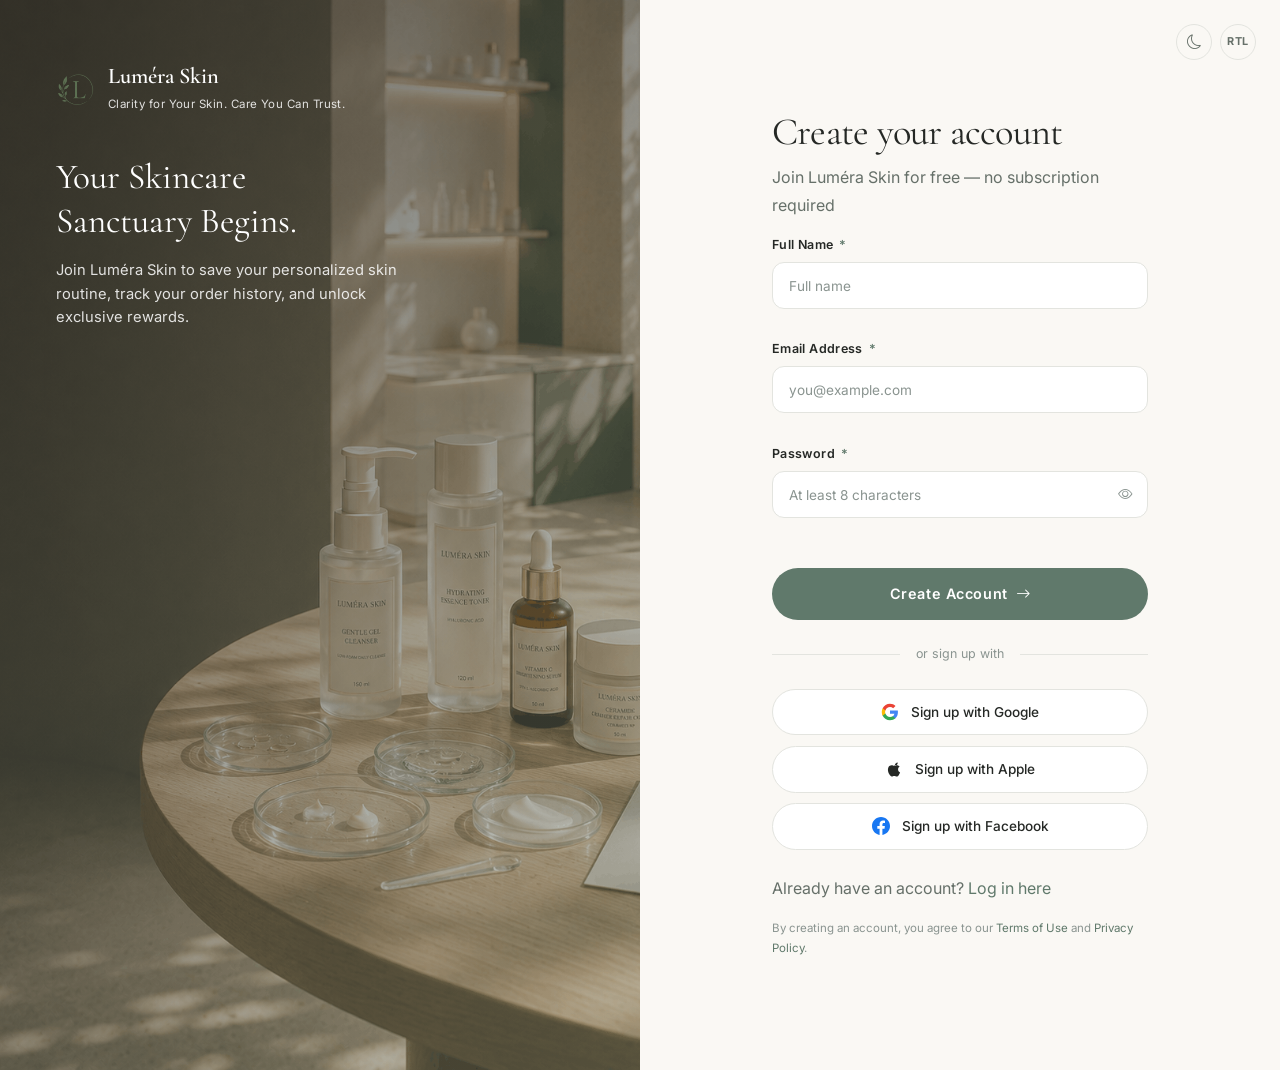
<file: signup.html>
<!DOCTYPE html>
<html lang="en" dir="ltr" data-theme="light">

<head>
  <meta charset="UTF-8">
  <meta name="viewport" content="width=device-width, initial-scale=1.0">
  <title>Create Account — Luméra Skin</title>
  <meta name="description"
    content="Create your free Luméra Skin account to save your routine, track orders and get personalised skin recommendations.">
  <!-- Favicon / Browser Icon -->
  <link rel="icon" type="image/png" href="assets/images/logo.png">
  <link rel="apple-touch-icon" href="assets/images/logo.png">
  <link rel="stylesheet" href="https://cdn.jsdelivr.net/npm/bootstrap@5.3.3/dist/css/bootstrap.min.css">
  <link rel="stylesheet" href="https://cdn.jsdelivr.net/npm/bootstrap-icons@1.11.3/font/bootstrap-icons.min.css">
  <link
    href="https://fonts.googleapis.com/css2?family=Cormorant+Garamond:ital,wght@0,300;0,400;0,500;0,600;1,300;1,400&family=Inter:wght@300;400;500;600;700&display=swap"
    rel="stylesheet">
  <link rel="stylesheet" href="css/main.css">
  <link rel="stylesheet" href="css/header.css">
  <link rel="stylesheet" href="css/auth.css">
  <link rel="stylesheet" href="css/forms.css">
  <link rel="stylesheet" href="css/dark-theme.css">
  <link rel="stylesheet" href="css/rtl.css">
  <link rel="stylesheet" href="css/mobile.css">
</head>

<body>
  <div class="auth-page">
    <!-- Visual Panel -->
    <div class="auth-visual" style="background-image:url('assets/images/signup-bg.png');">
      <div class="auth-visual-overlay">
        <div class="auth-visual-content">
          <a href="index.html" class="auth-visual-logo"
            style="display:flex; align-items:center; gap:0.75rem; margin-bottom:2.5rem; text-decoration:none;"
            aria-label="Go to Luméra Skin Home">
            <img src="assets/images/logo.png" alt="Luméra Skin Logo"
              style="width:40px; height:40px; object-fit:contain; flex-shrink:0;">
            <div>
              <span
                style="font-family:var(--font-display); font-size:1.4rem; font-weight:600; color:#fff; display:block; line-height:1.1;">Luméra
                Skin</span>
              <span
                style="font-size:0.72rem; color:rgba(255,255,255,0.85); letter-spacing:0.04em; margin-top:2px;">Clarity
                for Your Skin. Care You Can Trust.</span>
            </div>
          </a>
          <h2
            style="font-family:var(--font-display); font-size:2.2rem; font-weight:400; color:#fff; line-height:1.25; margin-bottom:1rem;">
            Your Skincare<br>Sanctuary Begins.
          </h2>
          <p style="font-size:0.92rem; color:rgba(255,255,255,0.85); line-height:1.6; max-width:360px;">
            Join Luméra Skin to save your personalized skin routine, track your order history, and unlock exclusive
            rewards.
          </p>
        </div>
      </div>
    </div>

    <!-- Form Panel -->
    <div class="auth-form-panel">
      <div class="auth-top-utils">
        <button class="navbar-util-btn theme-toggle-btn" aria-label="Toggle dark mode" title="Toggle theme"><i
            class="bi bi-moon theme-toggle-icon"></i></button>
        <button class="navbar-util-btn navbar-rtl-btn rtl-toggle-btn" aria-label="Toggle RTL/LTR">RTL</button>
      </div>
      <div class="auth-form-container fade-up">
        <h1 class="auth-title">Create your account</h1>
        <p class="auth-subtitle">Join Luméra Skin for free — no subscription required</p>

        <form data-lumera-form aria-label="Create account form" id="signupForm">
          <div class="form-group-brand">
            <label class="label-brand" for="signupName">Full Name <span class="required">*</span></label>
            <input type="text" id="signupName" class="input-brand" placeholder="Full name" required autocomplete="name">
            <span class="form-error" aria-live="polite"></span>
          </div>
          <div class="form-group-brand">
            <label class="label-brand" for="signupEmail">Email Address <span class="required">*</span></label>
            <input type="email" id="signupEmail" class="input-brand" placeholder="you@example.com" required
              autocomplete="email">
            <span class="form-error" aria-live="polite"></span>
          </div>
          <div class="form-group-brand">
            <label class="label-brand" for="signupPassword">Password <span class="required">*</span></label>
            <div class="input-password-wrap">
              <input type="password" id="signupPassword" class="input-brand" placeholder="At least 8 characters"
                required autocomplete="new-password">
              <button type="button" class="password-toggle-btn" aria-label="Show or hide password"><i
                  class="bi bi-eye"></i></button>
            </div>
            <span class="form-error" aria-live="polite"></span>
          </div>
          <button type="submit" class="btn-primary-brand btn-form-submit w-100"
            style="justify-content:center; margin-top:1.25rem;" id="signupSubmitBtn">
            Create Account <i class="bi bi-arrow-right"></i>
          </button>
          <div class="form-success-msg mt-3"
            style="display:none; text-align:center; padding:1.25rem; background:rgba(96,121,107,.08); border-radius:var(--radius-md); border:1px solid rgba(96,121,107,.2);">
            <i class="bi bi-check-circle-fill"
              style="color:var(--color-primary); display:block; font-size:1.4rem; margin-bottom:0.4rem;"></i>
            <strong>Account created!</strong><br>
            <span style="font-size:0.82rem; color:var(--text-muted);">Welcome to Luméra Skin. Check your inbox for a
              verification email.</span>
          </div>
        </form>

        <!-- Third-Party Social Logins Below Form -->
        <div class="auth-divider"><span>or sign up with</span></div>
        <div class="social-login-buttons">
          <button type="button" class="btn-social" id="googleSignupBtn">
            <svg width="18" height="18" viewBox="0 0 24 24">
              <path fill="#4285F4"
                d="M22.56 12.25c0-.78-.07-1.53-.2-2.25H12v4.26h5.92c-.26 1.37-1.04 2.53-2.21 3.31v2.77h3.57c2.08-1.92 3.28-4.74 3.28-8.09z" />
              <path fill="#34A853"
                d="M12 23c2.97 0 5.46-.98 7.28-2.66l-3.57-2.77c-.98.66-2.23 1.06-3.71 1.06-2.86 0-5.29-1.93-6.16-4.53H2.18v2.84C3.99 20.53 7.7 23 12 23z" />
              <path fill="#FBBC05"
                d="M5.84 14.1c-.22-.66-.35-1.36-.35-2.1s.13-1.44.35-2.1V7.06H2.18C1.43 8.55 1 10.22 1 12s.43 3.45 1.18 4.94l2.85-2.22.81-.62z" />
              <path fill="#EA4335"
                d="M12 5.38c1.62 0 3.06.56 4.21 1.64l3.15-3.15C17.45 2.09 14.97 1 12 1 7.7 1 3.99 3.47 2.18 7.06l3.66 2.84c.87-2.6 3.3-4.52 6.16-4.52z" />
            </svg>
            <span>Sign up with Google</span>
          </button>
          <button type="button" class="btn-social" id="appleSignupBtn">
            <svg width="18" height="18" viewBox="0 0 24 24" fill="currentColor">
              <path
                d="M18.71 19.5c-.83 1.24-1.71 2.45-3.05 2.47-1.34.03-1.77-.79-3.29-.79-1.53 0-2 .77-3.27.82-1.31.05-2.3-1.32-3.14-2.53C4.25 17 2.94 12.45 4.7 9.39c.87-1.52 2.43-2.48 4.12-2.51 1.28-.02 2.5.87 3.29.87.78 0 2.26-1.07 3.81-.91.65.03 2.47.26 3.64 1.98-.09.06-2.17 1.28-2.15 3.81.03 3.02 2.65 4.03 2.68 4.04-.03.07-.42 1.44-1.38 2.83M15.97 6.32c.67-.82 1.12-1.96.99-3.1-.96.04-2.14.64-2.82 1.44-.61.71-1.14 1.87-.99 3 1.07.08 2.17-.52 2.82-1.34" />
            </svg>
            <span>Sign up with Apple</span>
          </button>
          <button type="button" class="btn-social" id="facebookSignupBtn">
            <svg width="18" height="18" viewBox="0 0 24 24" fill="#1877F2">
              <path
                d="M24 12.073c0-6.627-5.373-12-12-12s-12 5.373-12 12c0 5.99 4.388 10.954 10.125 11.854v-8.385H7.078v-3.47h3.047V9.43c0-3.007 1.792-4.669 4.533-4.669 1.312 0 2.686.235 2.686.235v2.953H15.83c-1.491 0-1.956.925-1.956 1.874v2.25h3.328l-.532 3.47h-2.796v8.385C19.612 23.027 24 18.062 24 12.073z" />
            </svg>
            <span>Sign up with Facebook</span>
          </button>
        </div>

        <p class="auth-footer-note" style="margin-top:1.5rem;">
          Already have an account? <a href="login.html" class="auth-link">Log in here</a>
        </p>
        <p class="auth-footer-note" style="font-size:0.72rem; color:var(--text-muted);">
          By creating an account, you agree to our <a href="#" class="auth-link">Terms of Use</a> and <a href="#"
            class="auth-link">Privacy Policy</a>.
        </p>
      </div>
    </div>
  </div>

  <script src="https://cdn.jsdelivr.net/npm/bootstrap@5.3.3/dist/js/bootstrap.bundle.min.js"></script>
  <script src="js/main.js"></script>
</body>

</html>
</file>
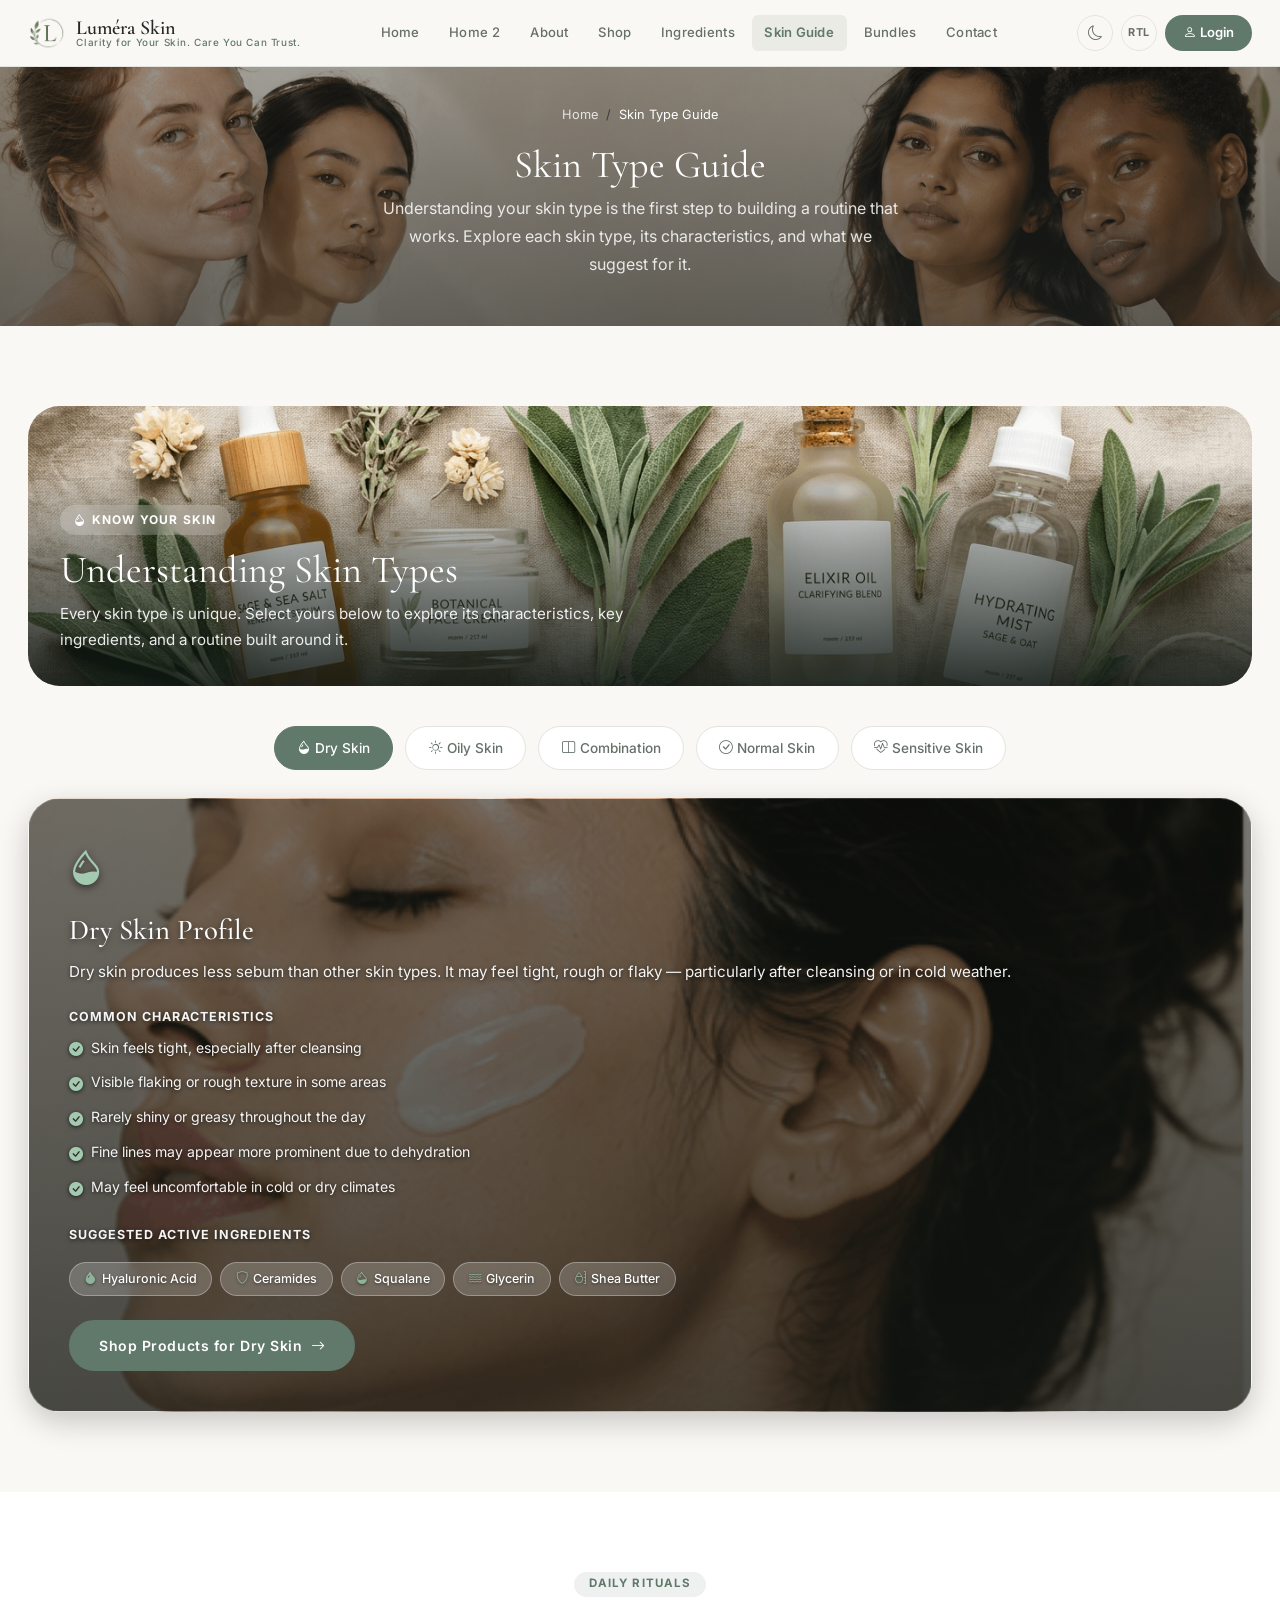
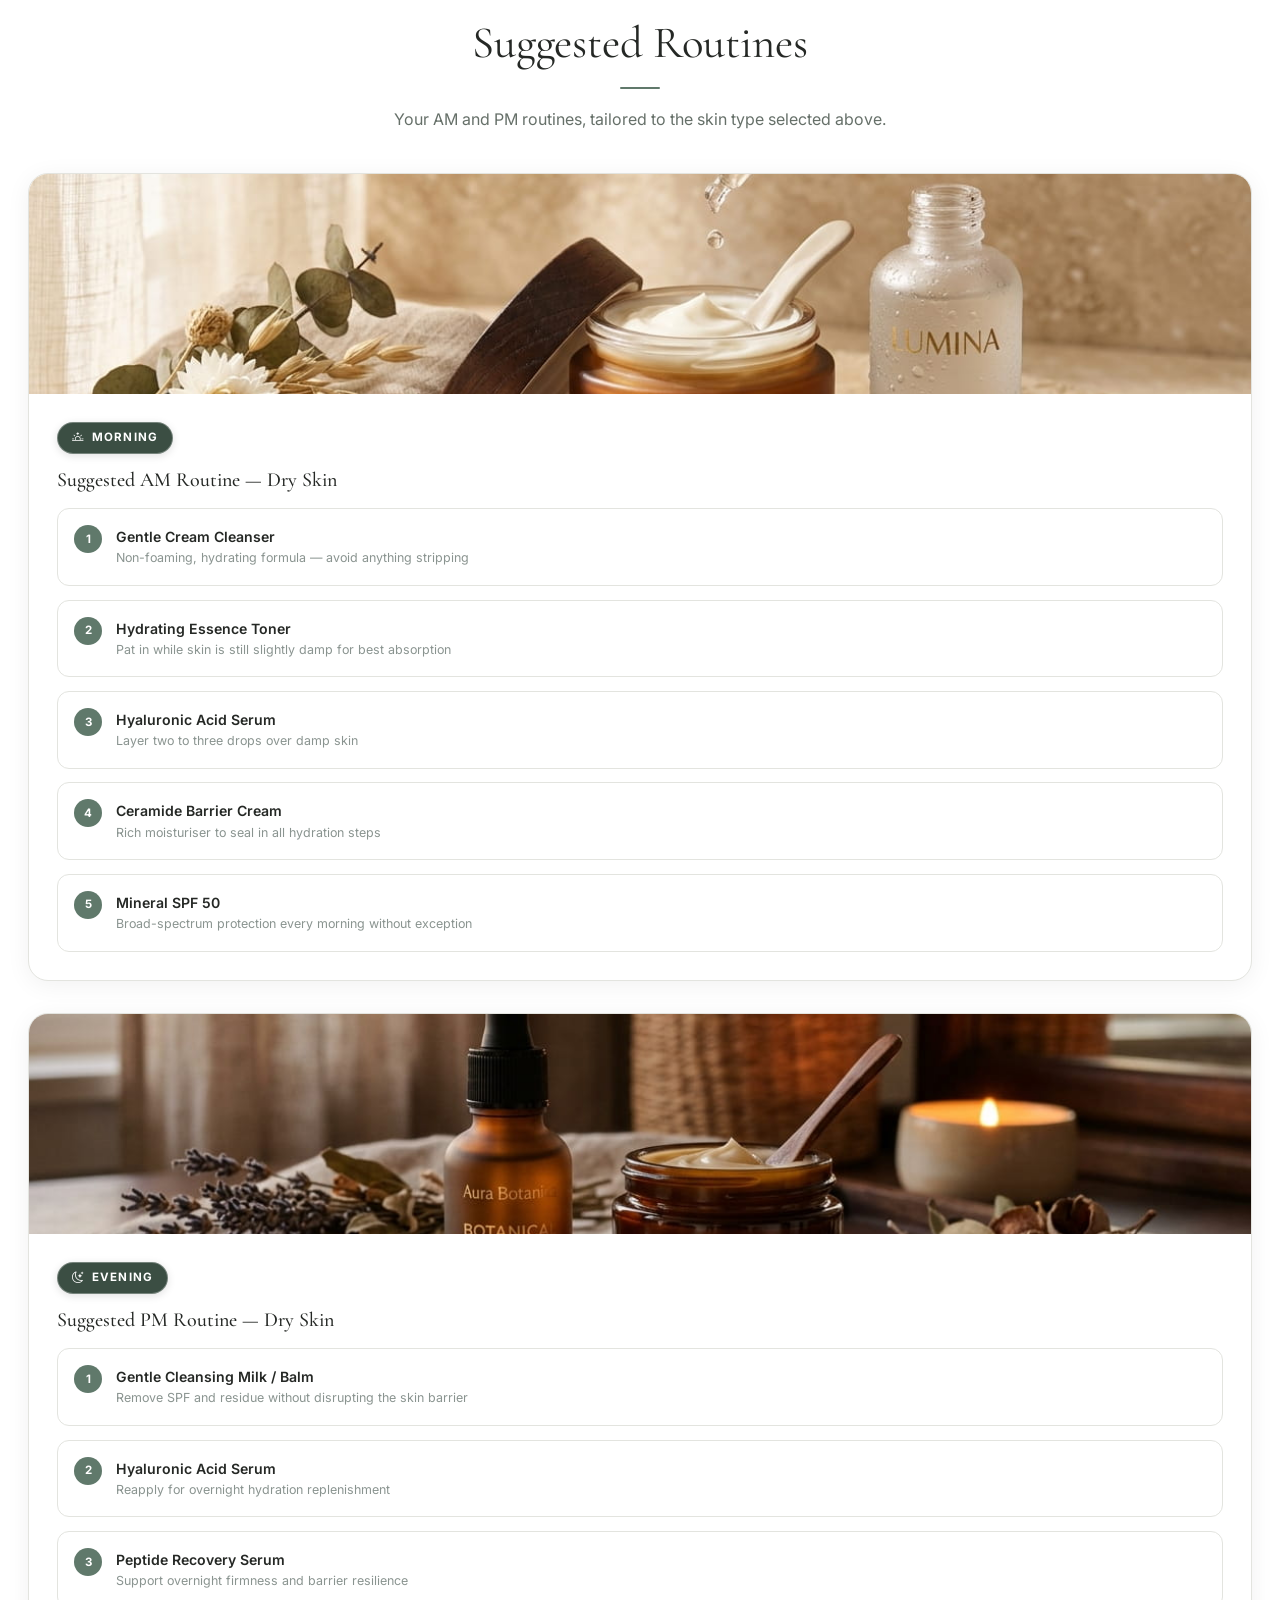
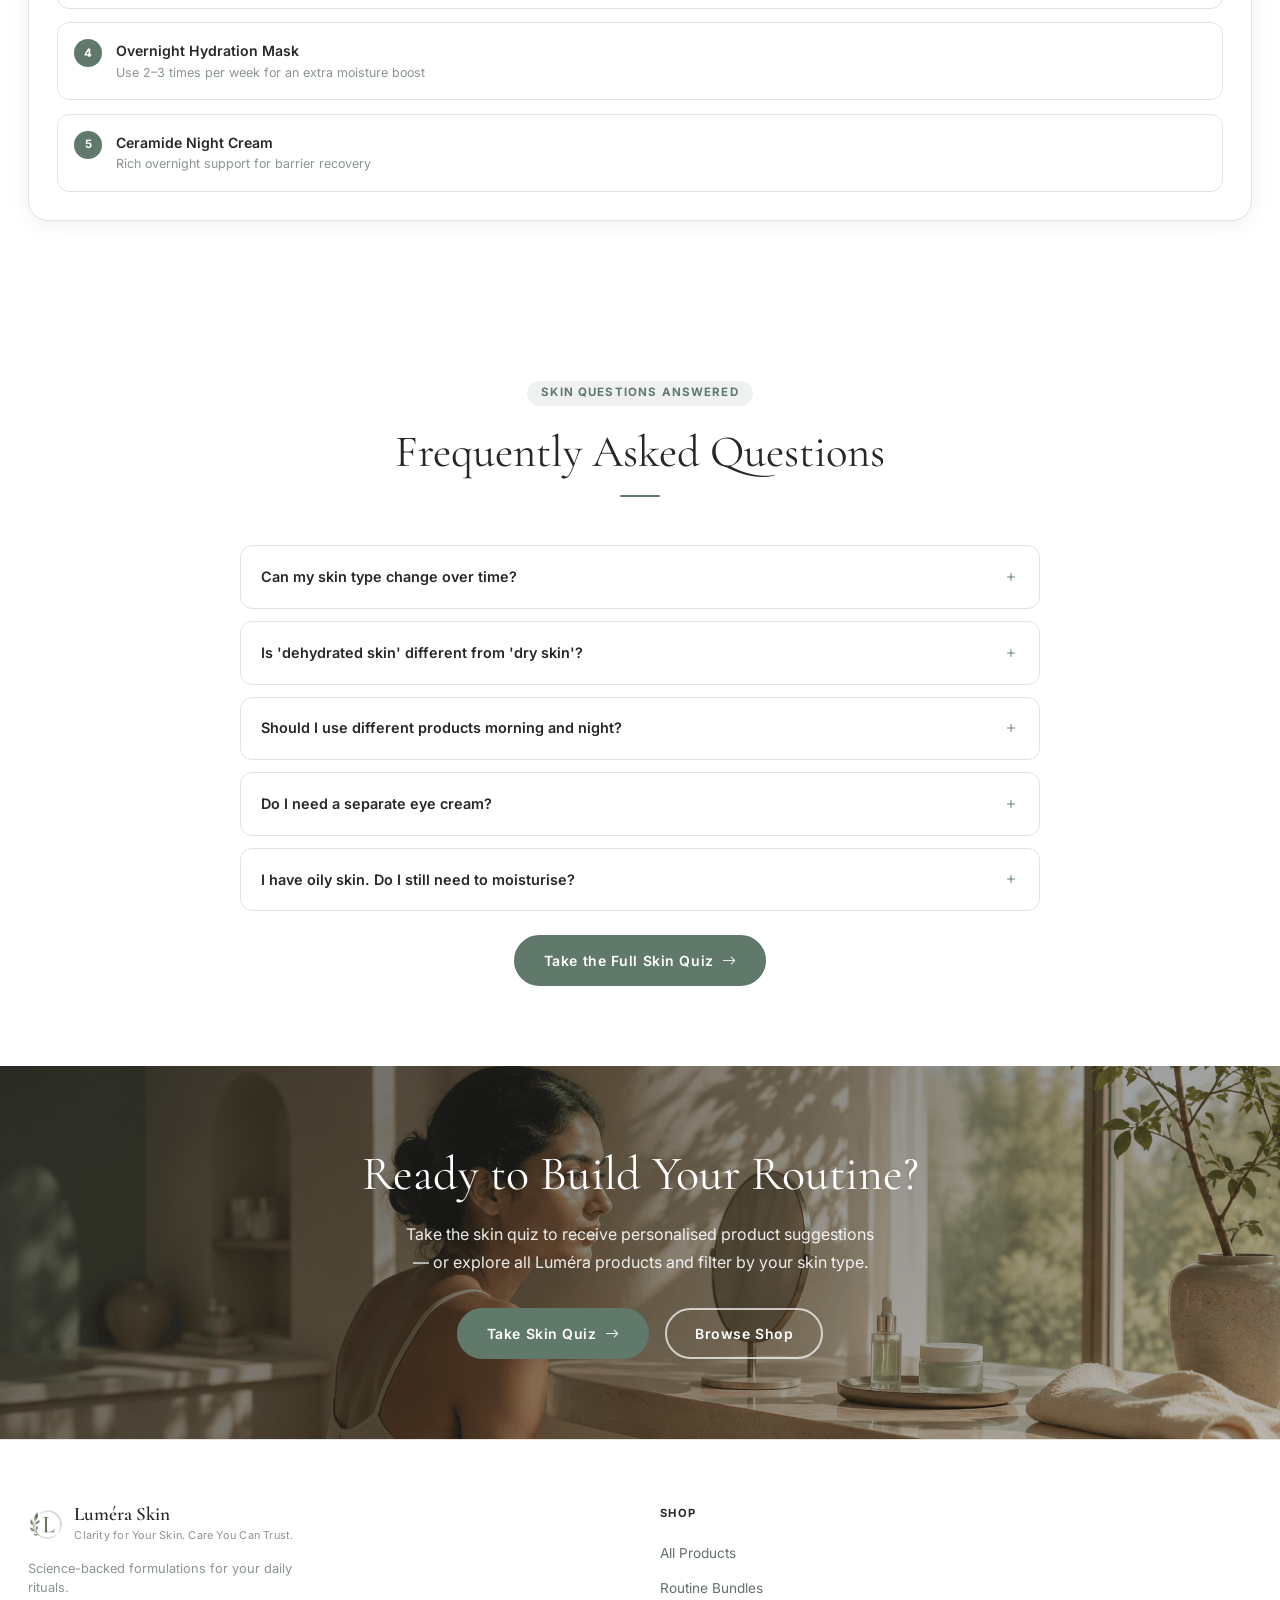
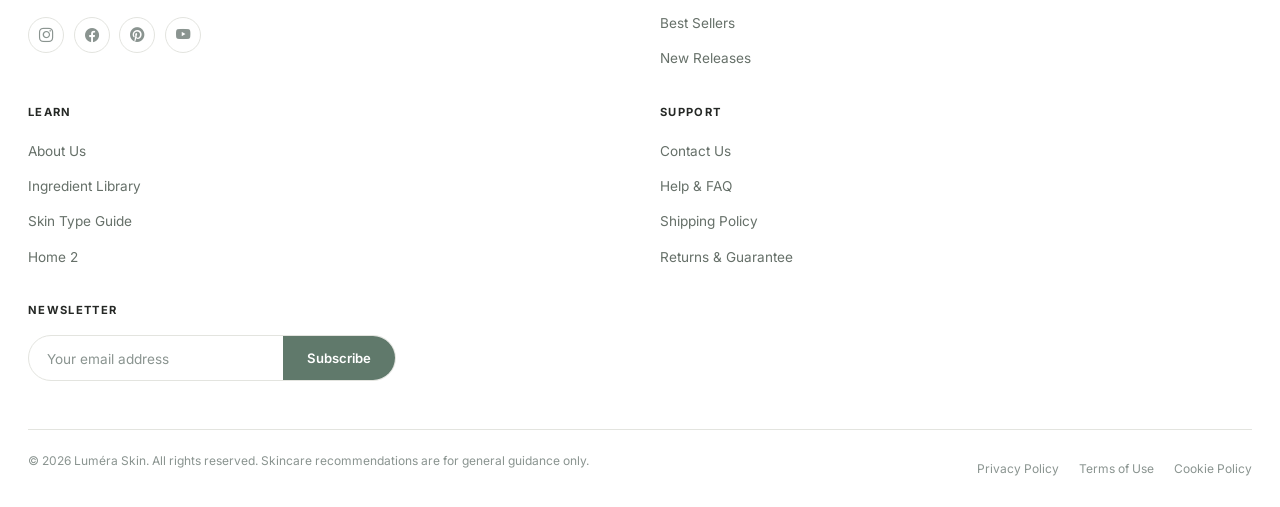
<file: skin-type-guide.html>
<!DOCTYPE html>
<html lang="en" dir="ltr" data-theme="light">

<head>
  <meta charset="UTF-8">
  <meta name="viewport" content="width=device-width, initial-scale=1.0">
  <title>Skin Type Guide — Luméra Skin</title>
  <meta name="description"
    content="Understand your skin type — dry, oily, combination, normal or sensitive. Discover recommended routines and Luméra products suited to each skin profile.">
  <!-- Favicon / Browser Icon -->
  <link rel="icon" type="image/png" href="assets/images/logo.png">
  <link rel="apple-touch-icon" href="assets/images/logo.png">
  <link rel="stylesheet" href="https://cdn.jsdelivr.net/npm/bootstrap@5.3.3/dist/css/bootstrap.min.css">
  <link rel="stylesheet" href="https://cdn.jsdelivr.net/npm/bootstrap-icons@1.11.3/font/bootstrap-icons.min.css">
  <link
    href="https://fonts.googleapis.com/css2?family=Cormorant+Garamond:ital,wght@0,300;0,400;0,500;0,600;1,300;1,400&family=Inter:wght@300;400;500;600;700&display=swap"
    rel="stylesheet">
  <link rel="stylesheet" href="css/main.css">
  <link rel="stylesheet" href="css/header.css">
  <link rel="stylesheet" href="css/forms.css">
  <link rel="stylesheet" href="css/footer.css">
  <link rel="stylesheet" href="css/dark-theme.css">
  <link rel="stylesheet" href="css/rtl.css">
  <link rel="stylesheet" href="css/desktop.css">
  <link rel="stylesheet" href="css/tablet.css">
  <link rel="stylesheet" href="css/mobile.css">
  <style>
    /* Skin Type Tabs */
    .skin-type-tab-nav {
      display: flex;
      justify-content: center;
      align-items: center;
      flex-wrap: wrap;
      gap: 0.75rem;
      padding-bottom: 0.25rem;
      margin-top: 1.5rem;
    }

    @media (max-width: 768px) {
      .skin-type-tab-nav {
        justify-content: flex-start;
        flex-wrap: nowrap;
        overflow-x: auto;
        scrollbar-width: none;
      }
    }

    .skin-type-tab-nav::-webkit-scrollbar {
      display: none;
    }

    .skin-type-tab {
      flex-shrink: 0;
      padding: 0.6rem 1.4rem;
      border: 1.5px solid var(--border-color);
      border-radius: var(--radius-pill);
      font-size: 0.85rem;
      font-weight: 500;
      cursor: pointer;
      background: var(--bg-card);
      color: var(--text-body);
      transition: all var(--transition-fast);
    }

    .skin-type-tab:hover {
      border-color: var(--color-primary);
      color: var(--color-primary);
    }

    .skin-type-tab.active {
      background: var(--color-primary);
      border-color: var(--color-primary);
      color: #fff;
    }

    /* Panel content */
    .skin-type-panel {
      display: none;
    }

    .skin-type-panel.active {
      display: block;
    }

    .skin-profile-card {
      position: relative;
      overflow: hidden;
      border: 1px solid rgba(255, 255, 255, 0.2);
      border-radius: var(--radius-xl);
      padding: 2.5rem;
      background-size: cover;
      background-position: center;
      background-repeat: no-repeat;
      color: #ffffff;
      box-shadow: 0 10px 30px rgba(0, 0, 0, 0.2);
      transition: transform var(--transition-base), box-shadow var(--transition-base);
    }

    .skin-profile-card[data-bg="dry"] {
      background-image: linear-gradient(180deg, rgba(20, 24, 21, 0.55) 0%, rgba(20, 24, 21, 0.75) 100%), url('assets/images/dry-skin.png');
    }
    .skin-profile-card[data-bg="oily"] {
      background-image: linear-gradient(180deg, rgba(20, 24, 21, 0.55) 0%, rgba(20, 24, 21, 0.75) 100%), url('assets/images/oily-skin.png');
    }
    .skin-profile-card[data-bg="combination"] {
      background-image: linear-gradient(180deg, rgba(20, 24, 21, 0.55) 0%, rgba(20, 24, 21, 0.75) 100%), url('assets/images/combination-skin.png');
    }
    .skin-profile-card[data-bg="normal"] {
      background-image: linear-gradient(180deg, rgba(20, 24, 21, 0.55) 0%, rgba(20, 24, 21, 0.75) 100%), url('assets/images/normal-skin.png');
    }
    .skin-profile-card[data-bg="sensitive"] {
      background-image: linear-gradient(180deg, rgba(20, 24, 21, 0.55) 0%, rgba(20, 24, 21, 0.75) 100%), url('assets/images/sensitive-skin.png');
    }

    .skin-profile-card h3 {
      font-family: var(--font-display);
      font-size: 1.8rem;
      color: #ffffff !important;
      margin-bottom: 0.75rem;
      text-shadow: 0 2px 6px rgba(0, 0, 0, 0.6);
    }

    .skin-profile-card p, 
    .skin-profile-card .skin-profile-characteristics li {
      color: rgba(255, 255, 255, 0.95) !important;
      text-shadow: 0 1px 4px rgba(0, 0, 0, 0.7);
    }

    .skin-profile-icon {
      font-size: 2.2rem;
      color: #A3C9B0 !important;
      margin-bottom: 1rem;
      filter: drop-shadow(0 2px 4px rgba(0,0,0,0.6));
    }

    .skin-profile-characteristics {
      list-style: none;
      padding: 0;
      display: flex;
      flex-direction: column;
      gap: 0.6rem;
    }

    .skin-profile-characteristics li {
      display: flex;
      align-items: flex-start;
      gap: 0.5rem;
      font-size: 0.88rem;
      color: rgba(255, 255, 255, 0.95) !important;
    }

    .skin-profile-characteristics li i {
      color: #A3C9B0 !important;
      margin-top: 2px;
      flex-shrink: 0;
    }

    .skin-profile-card .skin-product-chip {
      background: rgba(255, 255, 255, 0.22) !important;
      color: #ffffff !important;
      border: 1px solid rgba(255, 255, 255, 0.4) !important;
      text-shadow: 0 1px 3px rgba(0, 0, 0, 0.5);
    }

    .skin-profile-card .skin-product-chip i {
      color: #A3C9B0 !important;
    }

    .skin-profile-card .skin-product-chip {
      background: rgba(255, 255, 255, 0.2) !important;
      backdrop-filter: blur(8px);
      -webkit-backdrop-filter: blur(8px);
      color: #ffffff !important;
      border: 1px solid rgba(255, 255, 255, 0.3) !important;
    }

    .skin-profile-card .skin-product-chip i {
      color: #8EB39B !important;
    }

    .skin-profile-characteristics li i {
      color: var(--color-primary);
      margin-top: 2px;
      flex-shrink: 0;
    }

    .skin-routine-steps {
      display: flex;
      flex-direction: column;
      gap: 0.85rem;
    }

    .skin-routine-step {
      display: flex;
      gap: 0.85rem;
      align-items: flex-start;
      padding: 1rem;
      background: var(--bg-secondary);
      border-radius: var(--radius-md);
      border: 1px solid var(--border-color);
    }

    .skin-routine-step-num {
      width: 28px;
      height: 28px;
      flex-shrink: 0;
      background: var(--color-primary);
      color: #fff;
      border-radius: 50%;
      display: flex;
      align-items: center;
      justify-content: center;
      font-size: 0.72rem;
      font-weight: 700;
    }

    .skin-routine-step-product {
      font-size: 0.88rem;
      font-weight: 600;
      color: var(--text-heading);
    }

    .skin-routine-step-note {
      font-size: 0.78rem;
      color: var(--text-muted);
    }

    /* Product recommendation row */
    .skin-product-recs {
      display: flex;
      flex-wrap: wrap;
      gap: 0.5rem;
      margin-top: 1rem;
    }

    .skin-product-chip {
      display: flex;
      align-items: center;
      gap: 0.35rem;
      padding: 0.35rem 0.9rem;
      background: rgba(96, 121, 107, .1);
      border: 1px solid rgba(96, 121, 107, .2);
      border-radius: var(--radius-pill);
      font-size: 0.78rem;
      color: var(--color-primary);
      font-weight: 500;
      text-decoration: none;
      transition: all var(--transition-fast);
    }

    .skin-product-chip:hover {
      background: var(--color-primary);
      color: #fff;
    }

    /* Know Your Skin Image Banner */
    .kys-banner {
      position: relative;
      border-radius: var(--radius-xl);
      overflow: hidden;
      margin-bottom: 2.5rem;
      min-height: 280px;
      display: flex;
      align-items: flex-end;
    }

    .kys-banner img {
      position: absolute;
      top: 0;
      left: 0;
      width: 100%;
      height: 100%;
      object-fit: cover;
      object-position: center;
      transition: transform 600ms ease;
    }

    .kys-banner:hover img {
      transform: scale(1.03);
    }

    .kys-banner-overlay {
      position: relative;
      z-index: 2;
      width: 100%;
      padding: 2.5rem 2rem 2rem;
      background: linear-gradient(to top, rgba(16, 24, 20, 0.88) 0%, rgba(16, 24, 20, 0.4) 60%, rgba(0, 0, 0, 0) 100%);
      color: #fff;
    }

    .kys-banner-label {
      display: inline-block;
      padding: 0.3rem 0.9rem;
      background: rgba(255, 255, 255, 0.2);
      backdrop-filter: blur(8px);
      -webkit-backdrop-filter: blur(8px);
      border-radius: var(--radius-pill);
      font-size: 0.75rem;
      font-weight: 700;
      letter-spacing: 0.1em;
      text-transform: uppercase;
      margin-bottom: 0.75rem;
    }

    .kys-banner-title {
      font-family: var(--font-display);
      font-size: clamp(1.6rem, 3.5vw, 2.4rem);
      margin-bottom: 0.5rem;
      color: #fff;
    }

    .kys-banner-sub {
      color: rgba(255, 255, 255, 0.9);
      max-width: 580px;
      font-size: 0.95rem;
      margin: 0;
    }

    /* Separate Routine Section Grid */
    .routine-section-grid {
      display: grid;
      grid-template-columns: 1fr 1fr;
      gap: 2rem;
      align-items: start;
    }

    @media (max-width: 1366px) {
      .routine-section-grid {
        grid-template-columns: 1fr !important;
        gap: 2rem !important;
      }
    }

    .routine-card {
      border-radius: var(--radius-lg);
      overflow: hidden;
      border: 1px solid var(--border-color);
      background: var(--bg-card);
      box-shadow: 0 4px 24px rgba(0, 0, 0, .06);
      transition: box-shadow var(--transition-fast);
    }

    .routine-card:hover {
      box-shadow: 0 8px 40px rgba(0, 0, 0, .12);
    }

    .routine-card-img {
      width: 100%;
      height: 220px;
      object-fit: cover;
      object-position: center;
      background: var(--bg-secondary);
      padding: 0;
      display: block;
    }

    .routine-card-body {
      padding: 1.75rem;
    }

    .routine-card-badge {
      display: inline-flex;
      align-items: center;
      gap: 0.4rem;
      padding: 0.35rem 0.9rem;
      border-radius: var(--radius-pill);
      font-size: 0.72rem;
      font-weight: 700;
      letter-spacing: 0.1em;
      text-transform: uppercase;
      margin-bottom: 0.9rem;
      box-shadow: 0 2px 8px rgba(0, 0, 0, 0.12);
    }

    .routine-card-badge.am,
    .routine-card-badge.pm {
      background: #3B4E43 !important;
      color: #ffffff !important;
      border: 1px solid rgba(255, 255, 255, 0.3);
    }

    [data-theme="dark"] .routine-card-badge.am,
    [data-theme="dark"] .routine-card-badge.pm {
      background: #4E6758 !important;
      color: #ffffff !important;
    }

    .routine-card-title {
      font-family: var(--font-display);
      font-size: 1.25rem;
      font-weight: 500;
      color: var(--text-heading);
      margin: 0 0 1rem;
    }

    .routine-panel {
      display: none;
    }

    .routine-panel.active {
      display: block;
    }

    /* FAQ */
    .faq-list {
      display: flex;
      flex-direction: column;
      gap: 0.75rem;
    }

    .faq-item {
      background: var(--bg-card);
      border: 1px solid var(--border-color);
      border-radius: var(--radius-md);
      overflow: hidden;
    }

    .faq-question {
      display: flex;
      justify-content: space-between;
      align-items: center;
      gap: 1rem;
      padding: 1.1rem 1.25rem;
      cursor: pointer;
      background: none;
      border: none;
      width: 100%;
      text-align: left;
      font-family: var(--font-body);
      font-size: 0.9rem;
      font-weight: 600;
      color: var(--text-heading);
    }

    [dir="rtl"] .faq-question {
      text-align: right;
      flex-direction: row;
      justify-content: space-between;
    }
    [dir="rtl"] .faq-icon {
      margin-left: 0;
      margin-right: auto;
    }
    [dir="rtl"] .faq-answer,
    [dir="rtl"] .faq-answer-inner {
      text-align: right;
    }

    .faq-icon {
      font-size: 1rem;
      color: var(--color-primary);
      flex-shrink: 0;
      transition: transform var(--transition-fast);
    }

    .faq-answer {
      max-height: 0;
      overflow: hidden;
      transition: max-height 350ms ease;
      padding: 0 1.25rem;
    }

    .faq-answer-inner {
      padding: 0.25rem 0 1.25rem;
      font-size: 0.88rem;
      color: var(--text-body);
      line-height: 1.7;
    }

    .faq-item.open .faq-answer {
      max-height: 300px;
    }

    .faq-item.open .faq-icon {
      transform: rotate(45deg);
    }
  </style>
</head>

<body>
  <!-- NAVBAR -->
  <nav class="lumera-navbar" id="mainNavbar">
    <div class="navbar-inner">
      <a href="index.html" class="navbar-brand-wrap">
        <div class="navbar-logo">
          <img src="assets/images/logo.png" alt="Luméra Skin Logo">
        </div>
        <div class="navbar-brand-text"><span class="navbar-brand-name">Luméra Skin</span><span
            class="navbar-brand-tagline">Clarity for Your Skin. Care You Can Trust.</span></div>
      </a>
      <ul class="navbar-nav-center">
        <li><a href="index.html" class="nav-link">Home</a></li>
        <li><a href="home2.html" class="nav-link">Home 2</a></li>
        <li><a href="about.html" class="nav-link">About</a></li>
        <li><a href="shop.html" class="nav-link">Shop</a></li>
        <li><a href="ingredients.html" class="nav-link">Ingredients</a></li>
        <li><a href="skin-type-guide.html" class="nav-link active">Skin Guide</a></li>
        <li><a href="bundle-deals.html" class="nav-link">Bundles</a></li>
        <li><a href="contact.html" class="nav-link">Contact</a></li>
      </ul>
      <div class="navbar-utils"><button class="navbar-util-btn theme-toggle-btn" aria-label="Toggle dark mode"><i
            class="bi bi-moon theme-toggle-icon"></i></button><button
          class="navbar-util-btn navbar-rtl-btn rtl-toggle-btn">RTL</button><a href="login.html"
          class="btn-login-nav"><i class="bi bi-person"></i> Login</a><button class="navbar-mobile-toggle"
          id="navMobileToggle" aria-expanded="false"><i class="bi bi-list"></i></button></div>
    </div>
    <div class="navbar-mobile-menu" id="navMobileMenu"><a href="index.html" class="nav-link">Home</a><a
        href="home2.html" class="nav-link">Home 2</a><a href="about.html" class="nav-link">About</a><a
        href="shop.html" class="nav-link">Shop</a><a href="ingredients.html" class="nav-link">Ingredients</a><a
        href="skin-type-guide.html" class="nav-link active">Skin Guide</a><a href="bundle-deals.html"
        class="nav-link">Bundles</a><a href="contact.html" class="nav-link">Contact</a>
      <div class="mobile-utils"><button class="navbar-util-btn theme-toggle-btn"><i
            class="bi bi-moon theme-toggle-icon"></i></button><button
          class="navbar-util-btn navbar-rtl-btn rtl-toggle-btn">RTL</button><a href="login.html"
          class="btn-login-nav ms-auto"><i class="bi bi-person"></i> Login</a></div>
    </div>
  </nav>

  <!-- PAGE BANNER -->
  <div class="page-banner" style="background-image:url('assets/images/skin_guide.png'); min-height:260px;">
    <div class="banner-overlay"></div>
    <div class="banner-content container-brand">
      <nav aria-label="breadcrumb">
        <ol class="breadcrumb" style="justify-content:center;">
          <li class="breadcrumb-item"><a href="index.html">Home</a></li>
          <li class="breadcrumb-item active">Skin Type Guide</li>
        </ol>
      </nav>
      <h1 style="font-size:2.4rem; margin-bottom:0.4rem;">Skin Type Guide</h1>
      <p style="color:rgba(255,255,255,.85); max-width:520px; margin:0 auto;">Understanding your skin type is the first
        step to building a routine that works. Explore each skin type, its characteristics, and what we suggest for it.
      </p>
    </div>
  </div>

  <!-- SECTION 1: KNOW YOUR SKIN -->
  <section class="section-py" id="skin-types" aria-label="Skin type information">
    <div class="container-brand">

      <!-- Know Your Skin Image Banner -->
      <div class="kys-banner fade-up">
        <img src="assets/images/skin_guide_hero.png" alt="A premium skincare flatlay representing understanding your skin type" loading="lazy">
        <div class="kys-banner-overlay">
          <span class="kys-banner-label"><i class="bi bi-droplet-half me-1"></i>Know Your Skin</span>
          <h2 class="kys-banner-title">Understanding Skin Types</h2>
          <p class="kys-banner-sub">Every skin type is unique. Select yours below to explore its characteristics, key ingredients, and a routine built around it.</p>
        </div>
      </div>

      <!-- Tab Navigation -->
      <nav class="skin-type-tab-nav" aria-label="Skin type selection" role="tablist" id="skinTypeTabs">
        <button class="skin-type-tab active" data-tab="dry" role="tab" aria-selected="true" id="dry"><i
            class="bi bi-droplet-half"></i> Dry Skin</button>
        <button class="skin-type-tab" data-tab="oily" role="tab" aria-selected="false" id="oily"><i
            class="bi bi-brightness-high"></i> Oily Skin</button>
        <button class="skin-type-tab" data-tab="combination" role="tab" aria-selected="false" id="combination"><i
            class="bi bi-layout-split"></i> Combination</button>
        <button class="skin-type-tab" data-tab="normal" role="tab" aria-selected="false" id="normal"><i
            class="bi bi-check-circle"></i> Normal Skin</button>
        <button class="skin-type-tab" data-tab="sensitive" role="tab" aria-selected="false" id="sensitive"><i
            class="bi bi-heart-pulse"></i> Sensitive Skin</button>
      </nav>

      <!-- Panel: Dry -->
      <div class="skin-type-panel active mt-4 fade-up" data-panel="dry" role="tabpanel">
        <div class="skin-profile-card" data-bg="dry">
          <div class="skin-profile-icon"><i class="bi bi-droplet-half"></i></div>
          <h3>Dry Skin Profile</h3>
          <p style="font-size:0.95rem; color:var(--text-muted); margin-bottom:1.25rem;">Dry skin produces less sebum than other skin types. It may feel tight, rough or flaky — particularly after cleansing or in cold weather.</p>
          <p class="mb-2" style="font-size:0.78rem; font-weight:700; text-transform:uppercase; letter-spacing:0.08em; color:var(--text-muted);">Common Characteristics</p>
          <ul class="skin-profile-characteristics">
            <li><i class="bi bi-check-circle-fill"></i> Skin feels tight, especially after cleansing</li>
            <li><i class="bi bi-check-circle-fill"></i> Visible flaking or rough texture in some areas</li>
            <li><i class="bi bi-check-circle-fill"></i> Rarely shiny or greasy throughout the day</li>
            <li><i class="bi bi-check-circle-fill"></i> Fine lines may appear more prominent due to dehydration</li>
            <li><i class="bi bi-check-circle-fill"></i> May feel uncomfortable in cold or dry climates</li>
          </ul>
          <div class="mt-4">
            <p class="mb-2" style="font-size:0.78rem; font-weight:700; text-transform:uppercase; letter-spacing:0.08em; color:var(--text-muted);">Suggested Active Ingredients</p>
            <div class="skin-product-recs">
              <span class="skin-product-chip"><i class="bi bi-droplet-fill"></i> Hyaluronic Acid</span>
              <span class="skin-product-chip"><i class="bi bi-shield"></i> Ceramides</span>
              <span class="skin-product-chip"><i class="bi bi-droplet-half"></i> Squalane</span>
              <span class="skin-product-chip"><i class="bi bi-water"></i> Glycerin</span>
              <span class="skin-product-chip"><i class="bi bi-moisture"></i> Shea Butter</span>
            </div>
          </div>
          <div class="mt-4">
            <a href="shop.html?skintype=dry" class="btn-primary-brand">Shop Products for Dry Skin <i class="bi bi-arrow-right"></i></a>
          </div>
        </div>
      </div>

      <!-- Panel: Oily -->
      <div class="skin-type-panel mt-4 fade-up" data-panel="oily" role="tabpanel">
        <div class="skin-profile-card" data-bg="oily">
          <div class="skin-profile-icon"><i class="bi bi-brightness-high"></i></div>
          <h3>Oily Skin Profile</h3>
          <p style="font-size:0.95rem; color:var(--text-muted); margin-bottom:1.25rem;">Oily skin produces more sebum than average. It may appear shiny across most of the face and may be more prone to congested or enlarged pores.</p>
          <p class="mb-2" style="font-size:0.78rem; font-weight:700; text-transform:uppercase; letter-spacing:0.08em; color:var(--text-muted);">Common Characteristics</p>
          <ul class="skin-profile-characteristics">
            <li><i class="bi bi-check-circle-fill"></i> Shiny or greasy appearance across much of the face</li>
            <li><i class="bi bi-check-circle-fill"></i> Pores may appear larger, particularly on the nose and cheeks</li>
            <li><i class="bi bi-check-circle-fill"></i> Makeup may not wear well without a primer</li>
            <li><i class="bi bi-check-circle-fill"></i> More prone to blackheads, whiteheads or blemishes</li>
            <li><i class="bi bi-check-circle-fill"></i> Skin may feel greasy relatively quickly after cleansing</li>
          </ul>
          <div class="mt-4">
            <p class="mb-2" style="font-size:0.78rem; font-weight:700; text-transform:uppercase; letter-spacing:0.08em; color:var(--text-muted);">Suggested Active Ingredients</p>
            <div class="skin-product-recs">
              <span class="skin-product-chip"><i class="bi bi-droplet-fill"></i> Niacinamide</span>
              <span class="skin-product-chip"><i class="bi bi-droplet-fill"></i> Salicylic Acid (BHA)</span>
              <span class="skin-product-chip"><i class="bi bi-droplet-fill"></i> Zinc</span>
              <span class="skin-product-chip"><i class="bi bi-droplet-fill"></i> Lactic Acid</span>
              <span class="skin-product-chip"><i class="bi bi-flower1"></i> Green Tea Extract</span>
            </div>
          </div>
          <div class="mt-4">
            <a href="shop.html?skintype=oily" class="btn-primary-brand">Shop Products for Oily Skin <i class="bi bi-arrow-right"></i></a>
          </div>
        </div>
      </div>

      <!-- Panel: Combination -->
      <div class="skin-type-panel mt-4 fade-up" data-panel="combination" role="tabpanel">
        <div class="skin-profile-card" data-bg="combination">
          <div class="skin-profile-icon"><i class="bi bi-layout-split"></i></div>
          <h3>Combination Skin Profile</h3>
          <p style="font-size:0.95rem; color:var(--text-muted); margin-bottom:1.25rem;">Combination skin shows oily characteristics in the T-zone (forehead, nose, chin) while cheeks and other areas may be normal or dry.</p>
          <p class="mb-2" style="font-size:0.78rem; font-weight:700; text-transform:uppercase; letter-spacing:0.08em; color:var(--text-muted);">Common Characteristics</p>
          <ul class="skin-profile-characteristics">
            <li><i class="bi bi-check-circle-fill"></i> Oily forehead, nose and chin — drier cheeks</li>
            <li><i class="bi bi-check-circle-fill"></i> Enlarged pores in the T-zone; normal or tight elsewhere</li>
            <li><i class="bi bi-check-circle-fill"></i> May experience both breakouts and dry patches</li>
            <li><i class="bi bi-check-circle-fill"></i> Products designed for one extreme may exacerbate the other</li>
          </ul>
          <div class="mt-4">
            <p class="mb-2" style="font-size:0.78rem; font-weight:700; text-transform:uppercase; letter-spacing:0.08em; color:var(--text-muted);">Suggested Active Ingredients</p>
            <div class="skin-product-recs">
              <span class="skin-product-chip"><i class="bi bi-droplet-fill"></i> Niacinamide</span>
              <span class="skin-product-chip"><i class="bi bi-droplet-fill"></i> Hyaluronic Acid</span>
              <span class="skin-product-chip"><i class="bi bi-droplet-fill"></i> Glycerin</span>
              <span class="skin-product-chip"><i class="bi bi-droplet-fill"></i> Light AHAs</span>
            </div>
          </div>
          <div class="mt-4">
            <a href="shop.html?skintype=combination" class="btn-primary-brand">Shop Products for Combination Skin <i class="bi bi-arrow-right"></i></a>
          </div>
        </div>
      </div>

      <!-- Panel: Normal -->
      <div class="skin-type-panel mt-4 fade-up" data-panel="normal" role="tabpanel">
        <div class="skin-profile-card" data-bg="normal">
          <div class="skin-profile-icon"><i class="bi bi-check-circle"></i></div>
          <h3>Normal Skin Profile</h3>
          <p style="font-size:0.95rem; color:var(--text-muted); margin-bottom:1.25rem;">Normal skin is characterised by a balanced sebum level, minimal sensitivity, and few visible skin concerns. A maintenance-focused routine is most beneficial.</p>
          <p class="mb-2" style="font-size:0.78rem; font-weight:700; text-transform:uppercase; letter-spacing:0.08em; color:var(--text-muted);">Common Characteristics</p>
          <ul class="skin-profile-characteristics">
            <li><i class="bi bi-check-circle-fill"></i> Balanced — not too oily or dry across most areas</li>
            <li><i class="bi bi-check-circle-fill"></i> Pores are small and not particularly visible</li>
            <li><i class="bi bi-check-circle-fill"></i> Tolerates most ingredients well</li>
            <li><i class="bi bi-check-circle-fill"></i> Breakouts are infrequent and minor</li>
            <li><i class="bi bi-check-circle-fill"></i> Focus is on maintaining equilibrium and prevention</li>
          </ul>
          <div class="mt-4">
            <p class="mb-2" style="font-size:0.78rem; font-weight:700; text-transform:uppercase; letter-spacing:0.08em; color:var(--text-muted);">Suggested Active Ingredients</p>
            <div class="skin-product-recs">
              <span class="skin-product-chip"><i class="bi bi-droplet-fill"></i> Vitamin C</span>
              <span class="skin-product-chip"><i class="bi bi-droplet-fill"></i> Hyaluronic Acid</span>
              <span class="skin-product-chip"><i class="bi bi-droplet-fill"></i> Niacinamide</span>
              <span class="skin-product-chip"><i class="bi bi-droplet-fill"></i> Peptides</span>
            </div>
          </div>
          <div class="mt-4">
            <a href="shop.html?skintype=normal" class="btn-primary-brand">Shop Products for Normal Skin <i class="bi bi-arrow-right"></i></a>
          </div>
        </div>
      </div>

      <!-- Panel: Sensitive -->
      <div class="skin-type-panel mt-4 fade-up" data-panel="sensitive" role="tabpanel">
        <div class="skin-profile-card" data-bg="sensitive">
          <div class="skin-profile-icon"><i class="bi bi-heart-pulse"></i></div>
          <h3>Sensitive Skin Profile</h3>
          <p style="font-size:0.95rem; color:var(--text-muted); margin-bottom:1.25rem;">Sensitive skin reacts more easily to products, ingredients and environmental triggers. A minimal, fragrance-free routine is generally most suitable.</p>
          <p class="mb-2" style="font-size:0.78rem; font-weight:700; text-transform:uppercase; letter-spacing:0.08em; color:var(--text-muted);">Common Characteristics</p>
          <ul class="skin-profile-characteristics">
            <li><i class="bi bi-check-circle-fill"></i> Redness, stinging or itching after applying products</li>
            <li><i class="bi bi-check-circle-fill"></i> Reacts to fragrances, alcohols or preservatives</li>
            <li><i class="bi bi-check-circle-fill"></i> May experience flares with seasonal or climate changes</li>
            <li><i class="bi bi-check-circle-fill"></i> Products with fewer ingredients are typically better tolerated</li>
            <li><i class="bi bi-check-circle-fill"></i> Patch testing new products is strongly recommended</li>
          </ul>
          <div class="mt-4">
            <p class="mb-2" style="font-size:0.78rem; font-weight:700; text-transform:uppercase; letter-spacing:0.08em; color:var(--text-muted);">Suggested Active Ingredients</p>
            <div class="skin-product-recs">
              <span class="skin-product-chip"><i class="bi bi-droplet-fill"></i> Centella Asiatica</span>
              <span class="skin-product-chip"><i class="bi bi-droplet-fill"></i> Ceramides</span>
              <span class="skin-product-chip"><i class="bi bi-droplet-fill"></i> Beta-Glucan</span>
              <span class="skin-product-chip"><i class="bi bi-droplet-fill"></i> Panthenol</span>
              <span class="skin-product-chip"><i class="bi bi-droplet-fill"></i> Allantoin</span>
            </div>
          </div>
          <div class="mt-4">
            <a href="shop.html?skintype=sensitive" class="btn-primary-brand">Shop Products for Sensitive Skin <i class="bi bi-arrow-right"></i></a>
          </div>
        </div>
      </div>

    </div>
  </section>

  <!-- SECTION 2: SUGGESTED ROUTINES -->
  <section class="section-py section-bg" id="routines" aria-label="Suggested skincare routines">
    <div class="container-brand">
      <div class="section-header text-center fade-up" style="margin-bottom:2.5rem;">
        <span class="section-label">Daily Rituals</span>
        <h2>Suggested Routines</h2>
        <div class="brand-divider center"></div>
        <p>Your AM and PM routines, tailored to the skin type selected above.</p>
      </div>

      <!-- Routine Panel: Dry -->
      <div class="routine-panel active fade-up" data-routine="dry">
        <div class="routine-section-grid">
          <!-- AM -->
          <div class="routine-card">
            <img src="assets/images/routine-dry-am.jpg" alt="Morning skincare routine for dry skin" class="routine-card-img" loading="lazy">
            <div class="routine-card-body">
              <span class="routine-card-badge am"><i class="bi bi-sunrise"></i> Morning</span>
              <h3 class="routine-card-title">Suggested AM Routine — Dry Skin</h3>
              <div class="skin-routine-steps">
                <div class="skin-routine-step"><div class="skin-routine-step-num">1</div><div><div class="skin-routine-step-product">Gentle Cream Cleanser</div><div class="skin-routine-step-note">Non-foaming, hydrating formula — avoid anything stripping</div></div></div>
                <div class="skin-routine-step"><div class="skin-routine-step-num">2</div><div><div class="skin-routine-step-product">Hydrating Essence Toner</div><div class="skin-routine-step-note">Pat in while skin is still slightly damp for best absorption</div></div></div>
                <div class="skin-routine-step"><div class="skin-routine-step-num">3</div><div><div class="skin-routine-step-product">Hyaluronic Acid Serum</div><div class="skin-routine-step-note">Layer two to three drops over damp skin</div></div></div>
                <div class="skin-routine-step"><div class="skin-routine-step-num">4</div><div><div class="skin-routine-step-product">Ceramide Barrier Cream</div><div class="skin-routine-step-note">Rich moisturiser to seal in all hydration steps</div></div></div>
                <div class="skin-routine-step"><div class="skin-routine-step-num">5</div><div><div class="skin-routine-step-product">Mineral SPF 50</div><div class="skin-routine-step-note">Broad-spectrum protection every morning without exception</div></div></div>
              </div>
            </div>
          </div>
          <!-- PM -->
          <div class="routine-card">
            <img src="assets/images/routine-dry-pm.jpg" alt="Evening skincare routine for dry skin" class="routine-card-img" loading="lazy">
            <div class="routine-card-body">
              <span class="routine-card-badge pm"><i class="bi bi-moon-stars"></i> Evening</span>
              <h3 class="routine-card-title">Suggested PM Routine — Dry Skin</h3>
              <div class="skin-routine-steps">
                <div class="skin-routine-step"><div class="skin-routine-step-num">1</div><div><div class="skin-routine-step-product">Gentle Cleansing Milk / Balm</div><div class="skin-routine-step-note">Remove SPF and residue without disrupting the skin barrier</div></div></div>
                <div class="skin-routine-step"><div class="skin-routine-step-num">2</div><div><div class="skin-routine-step-product">Hyaluronic Acid Serum</div><div class="skin-routine-step-note">Reapply for overnight hydration replenishment</div></div></div>
                <div class="skin-routine-step"><div class="skin-routine-step-num">3</div><div><div class="skin-routine-step-product">Peptide Recovery Serum</div><div class="skin-routine-step-note">Support overnight firmness and barrier resilience</div></div></div>
                <div class="skin-routine-step"><div class="skin-routine-step-num">4</div><div><div class="skin-routine-step-product">Overnight Hydration Mask</div><div class="skin-routine-step-note">Use 2–3 times per week for an extra moisture boost</div></div></div>
                <div class="skin-routine-step"><div class="skin-routine-step-num">5</div><div><div class="skin-routine-step-product">Ceramide Night Cream</div><div class="skin-routine-step-note">Rich overnight support for barrier recovery</div></div></div>
              </div>
            </div>
          </div>
        </div>
      </div>

      <!-- Routine Panel: Oily -->
      <div class="routine-panel fade-up" data-routine="oily">
        <div class="routine-section-grid">
          <div class="routine-card">
            <img src="assets/images/routine-oily-am.jpg" alt="Morning skincare routine for oily skin" class="routine-card-img" loading="lazy">
            <div class="routine-card-body">
              <span class="routine-card-badge am"><i class="bi bi-sunrise"></i> Morning</span>
              <h3 class="routine-card-title">Suggested AM Routine — Oily Skin</h3>
              <div class="skin-routine-steps">
                <div class="skin-routine-step"><div class="skin-routine-step-num">1</div><div><div class="skin-routine-step-product">Foaming Gel Cleanser</div><div class="skin-routine-step-note">Remove excess oil accumulated overnight without over-stripping</div></div></div>
                <div class="skin-routine-step"><div class="skin-routine-step-num">2</div><div><div class="skin-routine-step-product">BHA Balancing Toner (optional)</div><div class="skin-routine-step-note">Salicylic acid toner to support pore clarity — use 3–4× per week max</div></div></div>
                <div class="skin-routine-step"><div class="skin-routine-step-num">3</div><div><div class="skin-routine-step-product">Niacinamide Serum</div><div class="skin-routine-step-note">10% Niacinamide for sebum balance and tone support</div></div></div>
                <div class="skin-routine-step"><div class="skin-routine-step-num">4</div><div><div class="skin-routine-step-product">Oil-Free Gel Moisturiser</div><div class="skin-routine-step-note">Lightweight hydration — oily skin still needs moisture</div></div></div>
                <div class="skin-routine-step"><div class="skin-routine-step-num">5</div><div><div class="skin-routine-step-product">Mineral SPF 50 (lightweight)</div><div class="skin-routine-step-note">Choose a non-greasy formula — matte finish options available</div></div></div>
              </div>
            </div>
          </div>
          <div class="routine-card">
            <img src="assets/images/routine-oily-pm.jpg" alt="Evening skincare routine for oily skin" class="routine-card-img" loading="lazy">
            <div class="routine-card-body">
              <span class="routine-card-badge pm"><i class="bi bi-moon-stars"></i> Evening</span>
              <h3 class="routine-card-title">Suggested PM Routine — Oily Skin</h3>
              <div class="skin-routine-steps">
                <div class="skin-routine-step"><div class="skin-routine-step-num">1</div><div><div class="skin-routine-step-product">Foaming Oil Control Cleanser</div><div class="skin-routine-step-note">Remove SPF and accumulated sebum from the day</div></div></div>
                <div class="skin-routine-step"><div class="skin-routine-step-num">2</div><div><div class="skin-routine-step-product">BHA Exfoliant 2%</div><div class="skin-routine-step-note">2–3× per week only — not every night</div></div></div>
                <div class="skin-routine-step"><div class="skin-routine-step-num">3</div><div><div class="skin-routine-step-product">Niacinamide Serum</div><div class="skin-routine-step-note">Continue sebum regulation throughout the night</div></div></div>
                <div class="skin-routine-step"><div class="skin-routine-step-num">4</div><div><div class="skin-routine-step-product">Targeted Blemish Treatment</div><div class="skin-routine-step-note">Apply only where needed after serum</div></div></div>
                <div class="skin-routine-step"><div class="skin-routine-step-num">5</div><div><div class="skin-routine-step-product">Oil-Free Gel Moisturiser</div><div class="skin-routine-step-note">Lightweight seal — avoid heavy creams that may clog pores</div></div></div>
              </div>
            </div>
          </div>
        </div>
      </div>

      <!-- Routine Panel: Combination -->
      <div class="routine-panel fade-up" data-routine="combination">
        <div class="routine-section-grid">
          <div class="routine-card">
            <img src="assets/images/routine-combo-am.jpg" alt="Morning skincare routine for combination skin" class="routine-card-img" loading="lazy">
            <div class="routine-card-body">
              <span class="routine-card-badge am"><i class="bi bi-sunrise"></i> Morning</span>
              <h3 class="routine-card-title">Suggested AM Routine — Combination Skin</h3>
              <div class="skin-routine-steps">
                <div class="skin-routine-step"><div class="skin-routine-step-num">1</div><div><div class="skin-routine-step-product">Gentle Foaming Cleanser</div><div class="skin-routine-step-note">Mild enough for cheeks, effective enough for the T-zone</div></div></div>
                <div class="skin-routine-step"><div class="skin-routine-step-num">2</div><div><div class="skin-routine-step-product">Hydrating Essence Toner</div><div class="skin-routine-step-note">Balances the whole face without adding oil</div></div></div>
                <div class="skin-routine-step"><div class="skin-routine-step-num">3</div><div><div class="skin-routine-step-product">Niacinamide Serum (T-zone focus)</div><div class="skin-routine-step-note">Apply more product to oily zones; lighter layer on dry areas</div></div></div>
                <div class="skin-routine-step"><div class="skin-routine-step-num">4</div><div><div class="skin-routine-step-product">Lightweight Moisturiser</div><div class="skin-routine-step-note">Balancing formula that hydrates without adding shine</div></div></div>
                <div class="skin-routine-step"><div class="skin-routine-step-num">5</div><div><div class="skin-routine-step-product">Mineral SPF 50</div><div class="skin-routine-step-note">Use a mattifying formula if shine is a concern</div></div></div>
              </div>
            </div>
          </div>
          <div class="routine-card">
            <img src="assets/images/routine-combo-pm.jpg" alt="Evening skincare routine for combination skin" class="routine-card-img" loading="lazy">
            <div class="routine-card-body">
              <span class="routine-card-badge pm"><i class="bi bi-moon-stars"></i> Evening</span>
              <h3 class="routine-card-title">Suggested PM Routine — Combination Skin</h3>
              <div class="skin-routine-steps">
                <div class="skin-routine-step"><div class="skin-routine-step-num">1</div><div><div class="skin-routine-step-product">Gentle Foaming Cleanser</div><div class="skin-routine-step-note">Evening cleanse to remove the day's buildup</div></div></div>
                <div class="skin-routine-step"><div class="skin-routine-step-num">2</div><div><div class="skin-routine-step-product">AHA Exfoliant (2–3× weekly)</div><div class="skin-routine-step-note">Gently resurface to refine pores and texture</div></div></div>
                <div class="skin-routine-step"><div class="skin-routine-step-num">3</div><div><div class="skin-routine-step-product">Niacinamide Serum</div><div class="skin-routine-step-note">Balance sebum in oily zones overnight</div></div></div>
                <div class="skin-routine-step"><div class="skin-routine-step-num">4</div><div><div class="skin-routine-step-product">Hyaluronic Acid Serum</div><div class="skin-routine-step-note">Add lightweight hydration to dry areas</div></div></div>
                <div class="skin-routine-step"><div class="skin-routine-step-num">5</div><div><div class="skin-routine-step-product">Lightweight Night Moisturiser</div><div class="skin-routine-step-note">Hydrate dry zones without overwhelming oily areas</div></div></div>
              </div>
            </div>
          </div>
        </div>
      </div>

      <!-- Routine Panel: Normal -->
      <div class="routine-panel fade-up" data-routine="normal">
        <div class="routine-section-grid">
          <div class="routine-card">
            <img src="assets/images/routine-normal-am.jpg" alt="Morning skincare routine for normal skin" class="routine-card-img" loading="lazy">
            <div class="routine-card-body">
              <span class="routine-card-badge am"><i class="bi bi-sunrise"></i> Morning</span>
              <h3 class="routine-card-title">Suggested AM Routine — Normal Skin</h3>
              <div class="skin-routine-steps">
                <div class="skin-routine-step"><div class="skin-routine-step-num">1</div><div><div class="skin-routine-step-product">Gentle Gel Cleanser</div><div class="skin-routine-step-note">Light cleanse to refresh skin</div></div></div>
                <div class="skin-routine-step"><div class="skin-routine-step-num">2</div><div><div class="skin-routine-step-product">Vitamin C Serum</div><div class="skin-routine-step-note">Antioxidant protection and radiance support in the morning</div></div></div>
                <div class="skin-routine-step"><div class="skin-routine-step-num">3</div><div><div class="skin-routine-step-product">Hyaluronic Acid Serum</div><div class="skin-routine-step-note">Maintain healthy hydration levels</div></div></div>
                <div class="skin-routine-step"><div class="skin-routine-step-num">4</div><div><div class="skin-routine-step-product">Lightweight Moisturiser</div><div class="skin-routine-step-note">Balanced formula that doesn't disrupt the skin's equilibrium</div></div></div>
                <div class="skin-routine-step"><div class="skin-routine-step-num">5</div><div><div class="skin-routine-step-product">SPF 50</div><div class="skin-routine-step-note">Essential for long-term prevention of UV-related changes</div></div></div>
              </div>
            </div>
          </div>
          <div class="routine-card">
            <img src="assets/images/routine-normal-pm.jpg" alt="Evening skincare routine for normal skin" class="routine-card-img" loading="lazy">
            <div class="routine-card-body">
              <span class="routine-card-badge pm"><i class="bi bi-moon-stars"></i> Evening</span>
              <h3 class="routine-card-title">Suggested PM Routine — Normal Skin</h3>
              <div class="skin-routine-steps">
                <div class="skin-routine-step"><div class="skin-routine-step-num">1</div><div><div class="skin-routine-step-product">Gentle Gel Cleanser</div><div class="skin-routine-step-note">Light cleanse to remove the day's impurities</div></div></div>
                <div class="skin-routine-step"><div class="skin-routine-step-num">2</div><div><div class="skin-routine-step-product">Hyaluronic Acid Serum</div><div class="skin-routine-step-note">Replenish moisture overnight</div></div></div>
                <div class="skin-routine-step"><div class="skin-routine-step-num">3</div><div><div class="skin-routine-step-product">Retinol Serum (2–3× weekly)</div><div class="skin-routine-step-note">Support cell turnover and long-term skin health</div></div></div>
                <div class="skin-routine-step"><div class="skin-routine-step-num">4</div><div><div class="skin-routine-step-product">Peptide Eye Cream</div><div class="skin-routine-step-note">Apply gently around the orbital area</div></div></div>
                <div class="skin-routine-step"><div class="skin-routine-step-num">5</div><div><div class="skin-routine-step-product">Lightweight Night Moisturiser</div><div class="skin-routine-step-note">Lock in overnight moisture without heaviness</div></div></div>
              </div>
            </div>
          </div>
        </div>
      </div>

      <!-- Routine Panel: Sensitive -->
      <div class="routine-panel fade-up" data-routine="sensitive">
        <div class="routine-section-grid">
          <div class="routine-card">
            <img src="assets/images/routine-sensitive-am.jpg" alt="Morning skincare routine for sensitive skin" class="routine-card-img" loading="lazy">
            <div class="routine-card-body">
              <span class="routine-card-badge am"><i class="bi bi-sunrise"></i> Morning</span>
              <h3 class="routine-card-title">Suggested AM Routine — Sensitive Skin</h3>
              <div class="skin-routine-steps">
                <div class="skin-routine-step"><div class="skin-routine-step-num">1</div><div><div class="skin-routine-step-product">Ultra-Gentle Cream Cleanser</div><div class="skin-routine-step-note">Fragrance-free, no SLS — minimal ingredient list</div></div></div>
                <div class="skin-routine-step"><div class="skin-routine-step-num">2</div><div><div class="skin-routine-step-product">Hydrating Mist / Essence</div><div class="skin-routine-step-note">Simple, calming mist to prep skin without sensitisation</div></div></div>
                <div class="skin-routine-step"><div class="skin-routine-step-num">3</div><div><div class="skin-routine-step-product">Centella Soothing Serum</div><div class="skin-routine-step-note">Calming actives to support reactive skin's resilience</div></div></div>
                <div class="skin-routine-step"><div class="skin-routine-step-num">4</div><div><div class="skin-routine-step-product">Ceramide Barrier Cream</div><div class="skin-routine-step-note">Reinforce the barrier — critical for sensitive skin management</div></div></div>
                <div class="skin-routine-step"><div class="skin-routine-step-num">5</div><div><div class="skin-routine-step-product">Mineral SPF (Zinc Oxide)</div><div class="skin-routine-step-note">Physical SPF is typically better tolerated than chemical SPF</div></div></div>
              </div>
            </div>
          </div>
          <div class="routine-card">
            <img src="assets/images/routine-sensitive-pm.jpg" alt="Evening skincare routine for sensitive skin" class="routine-card-img" loading="lazy">
            <div class="routine-card-body">
              <span class="routine-card-badge pm"><i class="bi bi-moon-stars"></i> Evening</span>
              <h3 class="routine-card-title">Suggested PM Routine — Sensitive Skin</h3>
              <div class="skin-routine-steps">
                <div class="skin-routine-step"><div class="skin-routine-step-num">1</div><div><div class="skin-routine-step-product">Ultra-Gentle Cleansing Milk</div><div class="skin-routine-step-note">Avoid any harsh cleansers or exfoliants in PM</div></div></div>
                <div class="skin-routine-step"><div class="skin-routine-step-num">2</div><div><div class="skin-routine-step-product">Panthenol Calming Serum</div><div class="skin-routine-step-note">Soothe any daytime reactivity and support overnight repair</div></div></div>
                <div class="skin-routine-step"><div class="skin-routine-step-num">3</div><div><div class="skin-routine-step-product">Centella Recovery Serum</div><div class="skin-routine-step-note">Layer calming support over reactive areas</div></div></div>
                <div class="skin-routine-step"><div class="skin-routine-step-num">4</div><div><div class="skin-routine-step-product">Beta-Glucan Barrier Cream</div><div class="skin-routine-step-note">Deeply nourish and rebuild the skin barrier overnight</div></div></div>
                <div class="skin-routine-step"><div class="skin-routine-step-num">5</div><div><div class="skin-routine-step-product">Calming Sleeping Balm</div><div class="skin-routine-step-note">Seal in moisture on especially dry or reactive nights</div></div></div>
              </div>
            </div>
          </div>
        </div>
      </div>

    </div>
  </section>

  <!-- SECTION 3: FAQ -->
  <section class="section-py section-bg" id="faq">
    <div class="container-brand">
      <div class="section-header text-center fade-up">
        <span class="section-label">Skin Questions Answered</span>
        <h2>Frequently Asked Questions</h2>
        <div class="brand-divider center"></div>
      </div>
      <div class="faq-list" style="max-width:800px; margin:0 auto;">
        <div class="faq-item fade-up">
          <button class="faq-question" aria-expanded="false">Can my skin type change over time?<i
              class="bi bi-plus faq-icon"></i></button>
          <div class="faq-answer">
            <div class="faq-answer-inner">Yes. Skin type can shift due to age, hormonal changes, climate, medication,
              and lifestyle factors. Many people find their skin becomes drier as they age, or oilier during hormonal
              fluctuations. Regular assessment is useful — the skin quiz on our home page is designed to reflect your
              skin's current behaviour rather than a fixed category.</div>
          </div>
        </div>
        <div class="faq-item fade-up" style="transition-delay:60ms">
          <button class="faq-question" aria-expanded="false">Is 'dehydrated skin' different from 'dry skin'?<i
              class="bi bi-plus faq-icon"></i></button>
          <div class="faq-answer">
            <div class="faq-answer-inner">Yes, these are distinct. Dry skin is a skin type — it refers to low sebum
              production. Dehydrated skin is a temporary condition that can affect any skin type, including oily skin.
              Dehydrated skin lacks water rather than oil. Signs include tightness, dullness, and a 'scrunchy' texture
              when pinched gently. Hydrating serums and adequate water intake may help.</div>
          </div>
        </div>
        <div class="faq-item fade-up" style="transition-delay:120ms">
          <button class="faq-question" aria-expanded="false">Should I use different products morning and night?<i
              class="bi bi-plus faq-icon"></i></button>
          <div class="faq-answer">
            <div class="faq-answer-inner">Yes, in many cases. Morning routines are typically lighter and focused on
              protection — including antioxidants like Vitamin C and SPF. Evening routines allow for richer textures and
              certain actives (like AHAs or retinoids) that are better used at night, as they can increase sun
              sensitivity or are simply more effective when the skin is in repair mode during sleep.</div>
          </div>
        </div>
        <div class="faq-item fade-up" style="transition-delay:180ms">
          <button class="faq-question" aria-expanded="false">Do I need a separate eye cream?<i
              class="bi bi-plus faq-icon"></i></button>
          <div class="faq-answer">
            <div class="faq-answer-inner">The skin around the eye area is thinner, more delicate and often more reactive
              than the rest of the face. Eye creams are formulated specifically for this zone — typically with smaller
              molecule sizes, gentler preservatives, and targeted actives like caffeine or peptides. Whether you 'need'
              one depends on your concerns and skin tolerance, but they can be beneficial if you experience sensitivity
              or specific eye-area concerns.</div>
          </div>
        </div>
        <div class="faq-item fade-up" style="transition-delay:240ms">
          <button class="faq-question" aria-expanded="false">I have oily skin. Do I still need to moisturise?<i
              class="bi bi-plus faq-icon"></i></button>
          <div class="faq-answer">
            <div class="faq-answer-inner">Yes. Oily skin can still be dehydrated. Skipping moisturiser can signal the
              skin to produce even more oil to compensate. The key is choosing a lightweight, oil-free gel moisturiser
              that provides hydration without adding greasiness or potentially clogging pores. Niacinamide-based or
              gel-textured formulas are often well-suited to oily skin types.</div>
          </div>
        </div>
      </div>
      <div class="text-center mt-4 fade-up">
        <a href="index.html#skin-quiz" class="btn-primary-brand">Take the Full Skin Quiz <i
            class="bi bi-arrow-right"></i></a>
      </div>
    </div>
  </section>

  <!-- CTA -->
  <section class="cta-section" style="background-image:url('assets/images/skin-guide-cta.png');">
    <div class="overlay-dark"></div>
    <div class="cta-inner fade-up">
      <h2 style="font-size:clamp(1.8rem,4vw,3rem); margin-bottom:1rem;">Ready to Build Your Routine?</h2>
      <p style="max-width:480px; margin:0 auto 2rem; opacity:.9;">Take the skin quiz to receive personalised product
        suggestions — or explore all Luméra products and filter by your skin type.</p>
      <div style="display:flex; gap:1rem; justify-content:center; flex-wrap:wrap;">
        <a href="index.html#skin-quiz" class="btn-primary-brand">Take Skin Quiz <i class="bi bi-arrow-right"></i></a>
        <a href="shop.html" class="btn-outline-brand"
          style="border-color:rgba(255,255,255,.7); color:#fff !important;">Browse Shop</a>
      </div>
    </div>
  </section>

  <!-- FOOTER -->
  <footer class="lumera-footer" aria-label="Site footer">
    <div class="container-brand">
      <div class="footer-grid">
        <!-- Brand -->
        <div class="footer-brand-col">
          <a href="index.html" class="footer-logo-wrap" aria-label="Luméra Skin Home">
            <div class="footer-logo" aria-hidden="true">
              <img src="assets/images/logo.png" alt="Luméra Skin Logo">
            </div>
            <div class="footer-brand-text">
              <span class="footer-brand-name">Luméra Skin</span>
              <span class="footer-brand-tagline">Clarity for Your Skin. Care You Can Trust.</span>
            </div>
          </a>
          <p class="footer-tagline">Science-backed formulations for your daily rituals.</p>
          <div class="footer-social" aria-label="Social media links">
            <a href="#" class="social-icon-btn" aria-label="Instagram"><i class="bi bi-instagram"></i></a>
            <a href="#" class="social-icon-btn" aria-label="Facebook"><i class="bi bi-facebook"></i></a>
            <a href="#" class="social-icon-btn" aria-label="Pinterest"><i class="bi bi-pinterest"></i></a>
            <a href="#" class="social-icon-btn" aria-label="YouTube"><i class="bi bi-youtube"></i></a>
          </div>
        </div>
        <!-- Shop -->
        <div>
          <span class="footer-col-title">Shop</span>
          <ul class="footer-nav-list">
            <li><a href="shop.html">All Products</a></li>
            <li><a href="bundle-deals.html">Routine Bundles</a></li>
            <li><a href="shop.html?category=serums">Best Sellers</a></li>
            <li><a href="shop.html?sort=newest">New Releases</a></li>
          </ul>
        </div>
        <!-- Learn -->
        <div>
          <span class="footer-col-title">Learn</span>
          <ul class="footer-nav-list">
            <li><a href="about.html">About Us</a></li>
            <li><a href="ingredients.html">Ingredient Library</a></li>
            <li><a href="skin-type-guide.html">Skin Type Guide</a></li>
            <li><a href="home2.html">Home 2</a></li>
          </ul>
        </div>
        <!-- Support -->
        <div>
          <span class="footer-col-title">Support</span>
          <ul class="footer-nav-list">
            <li><a href="contact.html">Contact Us</a></li>
            <li><a href="contact.html#faq">Help & FAQ</a></li>
            <li><a href="contact.html#shipping">Shipping Policy</a></li>
            <li><a href="contact.html#returns">Returns & Guarantee</a></li>
          </ul>
        </div>
        <!-- Newsletter -->
        <div>
          <span class="footer-col-title">Newsletter</span>
          <form data-lumera-form aria-label="Newsletter signup">
            <div class="newsletter-input-wrap">
              <input type="email" class="input-brand" placeholder="Your email address" required>
              <button type="submit" class="newsletter-submit-btn">Subscribe</button>
            </div>
            <div class="form-success-msg mt-2" style="display:none;">Thank you for subscribing!</div>
          </form>
        </div>
      </div>
      <!-- Bottom Bar -->
      <div class="footer-bottom">
        <p class="footer-copyright">© 2026 Luméra Skin. All rights reserved. Skincare recommendations are for general guidance only.</p>
        <div class="footer-bottom-links">
          <a href="#">Privacy Policy</a>
          <a href="#">Terms of Use</a>
          <a href="#">Cookie Policy</a>
        </div>
      </div>
    </div>
  </footer>

  <script src="https://cdn.jsdelivr.net/npm/bootstrap@5.3.3/dist/js/bootstrap.bundle.min.js"></script>
  <script src="js/main.js"></script>
  <script>
    // Skin type tab logic — syncs both profile panels & routine panels
    document.addEventListener('DOMContentLoaded', () => {
      function activateTab(skinType) {
        // Tab buttons
        document.querySelectorAll('.skin-type-tab').forEach(t => {
          t.classList.remove('active');
          t.setAttribute('aria-selected', 'false');
        });
        const tab = document.querySelector(`.skin-type-tab[data-tab="${skinType}"]`);
        if (tab) {
          tab.classList.add('active');
          tab.setAttribute('aria-selected', 'true');
        }

        // Profile panels
        document.querySelectorAll('.skin-type-panel').forEach(p => p.classList.remove('active'));
        const panel = document.querySelector(`.skin-type-panel[data-panel="${skinType}"]`);
        if (panel) panel.classList.add('active');

        // Routine panels
        document.querySelectorAll('.routine-panel').forEach(p => p.classList.remove('active'));
        const routinePanel = document.querySelector(`.routine-panel[data-routine="${skinType}"]`);
        if (routinePanel) routinePanel.classList.add('active');
      }

      document.querySelectorAll('.skin-type-tab').forEach(tab => {
        tab.addEventListener('click', () => activateTab(tab.dataset.tab));
      });

      // Hash deep link support
      const hash = window.location.hash.slice(1);
      if (hash && document.querySelector(`.skin-type-tab[data-tab="${hash}"]`)) {
        activateTab(hash);
      }
    });
  </script>
  <!-- Back to Top Button -->
  <button type="button" class="scroll-top-btn" id="scrollTopBtn" aria-label="Scroll to top" title="Scroll to top"><i class="bi bi-arrow-up"></i></button>
</body>

</html>
</file>
<file: css/main.css>
/* =========================================
   Luméra Skin — Main CSS
   Design Tokens, Typography, Base, Utilities
   ========================================= */

@import url('https://fonts.googleapis.com/css2?family=Cormorant+Garamond:ital,wght@0,300;0,400;0,500;0,600;1,300;1,400&family=Inter:wght@300;400;500;600;700&display=swap');

/* ---- CSS Custom Properties ---- */
:root {
  /* Brand Colors */
  --color-primary:       #60796B;
  --color-primary-hover: #4C6256;
  --color-secondary:     #FAF8F4;
  --color-heading:       #252825;
  --color-body:          #667069;
  --color-border:        #E3E4DF;
  --color-white:         #FFFFFF;

  /* Dark Mode Tokens (default light) */
  --bg-main:            #FAF8F4;
  --bg-secondary:       #FFFFFF;
  --bg-card:            #FFFFFF;
  --text-heading:       #252825;
  --text-body:          #667069;
  --text-muted:         #8A9490;
  --border-color:       #E3E4DF;
  --accent:             #60796B;

  /* Typography */
  --font-display: 'Cormorant Garamond', Georgia, serif;
  --font-body:    'Inter', -apple-system, sans-serif;

  /* Spacing */
  --section-py:    80px;
  --section-py-sm: 48px;
  --page-gutter:   36px;

  /* Transitions */
  --transition-fast:   150ms ease;
  --transition-base:   250ms ease;
  --transition-slow:   400ms ease;

  /* Shadows */
  --shadow-sm:  0 1px 3px rgba(0,0,0,.06), 0 1px 2px rgba(0,0,0,.04);
  --shadow-md:  0 4px 16px rgba(0,0,0,.08), 0 2px 6px rgba(0,0,0,.04);
  --shadow-lg:  0 10px 40px rgba(0,0,0,.10), 0 4px 12px rgba(0,0,0,.06);
  --shadow-card-hover: 0 16px 48px rgba(96,121,107,.15);

  /* Border Radius */
  --radius-sm:  6px;
  --radius-md:  12px;
  --radius-lg:  20px;
  --radius-xl:  32px;
  --radius-pill: 999px;
}

/* ---- Dark Mode Variables ---- */
[data-theme="dark"] {
  --bg-main:       #171B18;
  --bg-secondary:  #202521;
  --bg-card:       #292F2A;
  --text-heading:  #FAF8F4;
  --text-body:     #E1E7E2;
  --text-muted:    #B4BFB8;
  --border-color:  #56615B;
  --accent:        #AFC9BB;
  --color-primary: #AFC9BB;
  --color-primary-hover: #CAE0D4;
  --color-secondary: #202521;
}

/* ---- Base Reset ---- */
*, *::before, *::after {
  box-sizing: border-box;
  margin: 0;
  padding: 0;
}

html {
  scroll-behavior: smooth;
  font-size: 16px;
  max-width: 100%;
  overflow-x: clip;
}

body {
  font-family: var(--font-body);
  font-size: 1rem;
  line-height: 1.65;
  color: var(--text-body);
  background-color: var(--bg-main);
  transition: background-color var(--transition-base), color var(--transition-base);
  overflow-x: hidden;
}

/* ---- Typography ---- */
h1, h2, h3, h4, h5, h6 {
  font-family: var(--font-display);
  color: var(--text-heading);
  line-height: 1.2;
  font-weight: 500;
  transition: color var(--transition-base);
}

h1 { font-size: clamp(2.2rem, 5vw, 3.8rem); font-weight: 400; }
h2 { font-size: clamp(1.7rem, 3.5vw, 2.8rem); font-weight: 400; }
h3 { font-size: clamp(1.3rem, 2.5vw, 1.9rem); font-weight: 500; }
h4 { font-size: clamp(1.1rem, 2vw, 1.4rem); font-weight: 500; }
h5 { font-size: 1.1rem; font-weight: 600; }
h6 { font-size: 0.95rem; font-weight: 600; }

p {
  color: var(--text-body);
  line-height: 1.75;
  transition: color var(--transition-base);
}

a {
  color: var(--color-primary);
  text-decoration: none;
  transition: color var(--transition-fast);
}
a:hover { color: var(--color-primary-hover); }
a:focus-visible {
  outline: 2px solid var(--color-primary);
  outline-offset: 3px;
  border-radius: 2px;
}

img { max-width: 100%; height: auto; display: block; }

/* ---- Section Spacing ---- */
.section-py  { padding-top: var(--section-py); padding-bottom: var(--section-py); }
.section-bg  { background-color: var(--bg-secondary); }
.section-alt { background-color: var(--bg-main); }

/* ---- Section Labels ---- */
.section-label {
  display: flex;
  align-items: center;
  gap: 0.5rem;
  width: fit-content;
  padding: 0.35rem 0.9rem;
  border-radius: var(--radius-pill);
  background: rgba(96, 121, 107, 0.1);
  font-family: var(--font-body);
  font-size: 0.72rem;
  font-weight: 700;
  line-height: 1.2;
  letter-spacing: 0.1em;
  text-transform: uppercase;
  color: var(--color-primary);
  margin-bottom: 1.25rem;
}

.section-header.text-center .section-label,
.cta-inner .section-label {
  margin-inline: auto;
}

.cta-section .section-label {
  border: 1px solid rgba(255, 255, 255, 0.24);
  background: rgba(255, 255, 255, 0.12);
}

/* ---- Section Headers ---- */
.section-header {
  margin-bottom: 3rem;
}
.section-header.text-center { text-align: center; }
.section-header p {
  max-width: 540px;
  margin-top: 0.75rem;
}
.section-header.text-center p { margin-left: auto; margin-right: auto; }

/* ---- Divider ---- */
.brand-divider {
  width: 40px;
  height: 2px;
  background: var(--color-primary);
  margin: 1rem 0;
  border-radius: 2px;
}
.brand-divider.center { margin-left: auto; margin-right: auto; }

/* ---- Buttons ---- */
.btn-primary-brand {
  display: inline-flex;
  align-items: center;
  gap: 0.5rem;
  background: var(--color-primary);
  color: var(--color-white) !important;
  border: 2px solid var(--color-primary);
  padding: 0.75rem 1.75rem;
  border-radius: var(--radius-pill);
  font-family: var(--font-body);
  font-size: 0.875rem;
  font-weight: 600;
  letter-spacing: 0.04em;
  cursor: pointer;
  transition: background var(--transition-base), transform var(--transition-base), box-shadow var(--transition-base);
}
.btn-primary-brand:hover {
  background: var(--color-primary-hover);
  border-color: var(--color-primary-hover);
  transform: translateY(-2px);
  box-shadow: 0 6px 20px rgba(96,121,107,.30);
}
.btn-primary-brand:focus-visible {
  outline: 3px solid var(--color-primary);
  outline-offset: 3px;
}
.btn-primary-brand:active { transform: translateY(0); }

.btn-outline-brand {
  display: inline-flex;
  align-items: center;
  gap: 0.5rem;
  background: transparent;
  color: var(--color-primary) !important;
  border: 2px solid var(--color-primary);
  padding: 0.75rem 1.75rem;
  border-radius: var(--radius-pill);
  font-family: var(--font-body);
  font-size: 0.875rem;
  font-weight: 600;
  letter-spacing: 0.04em;
  cursor: pointer;
  transition: background var(--transition-base), color var(--transition-base), transform var(--transition-base), box-shadow var(--transition-base);
}
.btn-outline-brand:hover {
  background: var(--color-primary);
  color: var(--color-white) !important;
  transform: translateY(-2px);
  box-shadow: 0 6px 20px rgba(96,121,107,.25);
}
.btn-outline-brand:focus-visible {
  outline: 3px solid var(--color-primary);
  outline-offset: 3px;
}

/* ---- Straight Hyphen & Dash Alignment ---- */
.straight-hyphen,
.hyphen-straight {
  display: inline-block !important;
  font-style: normal !important;
  transform: none !important;
  font-family: var(--font-body), sans-serif !important;
  vertical-align: middle !important;
}

/* ---- Badges ---- */
.badge-brand {
  display: inline-flex;
  align-items: center;
  gap: 0.35rem;
  padding: 0.35em 0.8em;
  font-size: 0.68rem;
  font-weight: 700;
  letter-spacing: 0.08em;
  text-transform: uppercase;
  border-radius: var(--radius-pill);
  white-space: nowrap;
  background: #3B4E43 !important;
  color: #ffffff !important;
  border: 1px solid rgba(255, 255, 255, 0.3) !important;
  box-shadow: 0 4px 12px rgba(0, 0, 0, 0.22);
  position: relative;
  z-index: 5;
}
.badge-bestseller,
.badge-new,
.badge-skin {
  background: #3B4E43 !important;
  color: #ffffff !important;
  border: 1px solid rgba(255, 255, 255, 0.3) !important;
}
[data-theme="dark"] .badge-brand,
[data-theme="dark"] .badge-bestseller,
[data-theme="dark"] .badge-new,
[data-theme="dark"] .badge-skin {
  background: #4E6758 !important;
  color: #ffffff !important;
  border-color: rgba(255, 255, 255, 0.35) !important;
}

/* ---- Cards Base ---- */
.lumera-card {
  background: var(--bg-card);
  border: 1px solid var(--border-color);
  border-radius: var(--radius-lg);
  overflow: hidden;
  transition: transform var(--transition-base), box-shadow var(--transition-base), border-color var(--transition-base);
}
.lumera-card:hover {
  transform: translateY(-4px);
  box-shadow: var(--shadow-card-hover);
  border-color: rgba(96,121,107,.3);
}

/* ---- Fade-up Animation ---- */
.fade-up {
  opacity: 0;
  transform: translateY(28px);
  transition: opacity var(--transition-slow), transform var(--transition-slow);
}
.fade-up.visible {
  opacity: 1;
  transform: translateY(0);
}

@media (prefers-reduced-motion: reduce) {
  .fade-up { opacity: 1; transform: none; transition: none; }
  *, *::before, *::after { animation-duration: .01ms !important; transition-duration: .01ms !important; }
}

/* ---- Utility: Overlay ---- */
.overlay-dark {
  position: absolute;
  inset: 0;
  background: linear-gradient(135deg, rgba(37,40,37,.72) 0%, rgba(37,40,37,.3) 100%);
  z-index: 1;
}

/* ---- Utility: Aspect Ratio ---- */
.ratio-product { aspect-ratio: 3 / 4; }
.ratio-banner  { aspect-ratio: 16 / 7; }
.ratio-square  { aspect-ratio: 1 / 1; }
.ratio-wide    { aspect-ratio: 16 / 9; }

/* ---- Container Padding ---- */
.container-brand {
  width: 100%;
  max-width: 1400px;
  margin-left: auto;
  margin-right: auto;
  padding-inline: var(--page-gutter);
}

/* ---- Scrollbar Styling ---- */
::-webkit-scrollbar { width: 6px; }
::-webkit-scrollbar-track { background: var(--bg-secondary); }
::-webkit-scrollbar-thumb { background: var(--border-color); border-radius: 3px; }
::-webkit-scrollbar-thumb:hover { background: var(--color-primary); }

/* ---- Selection ---- */
::selection { background: rgba(96,121,107,.2); color: var(--text-heading); }

/* ---- Focus Outline System ---- */
:focus { outline: none; }
:focus-visible { outline: 2px solid var(--color-primary); outline-offset: 2px; }

/* ---- Page Background ---- */
.bg-main { background-color: var(--bg-main) !important; }
.bg-card  { background-color: var(--bg-card) !important; }
.bg-secondary-brand { background-color: var(--bg-secondary) !important; }

/* ---- Text Utilities ---- */
.text-primary-brand  { color: var(--color-primary) !important; }
.text-heading-brand  { color: var(--text-heading) !important; }
.text-body-brand     { color: var(--text-body) !important; }
.text-muted-brand    { color: var(--text-muted) !important; }

/* ---- CTA Section Common ---- */
.cta-section {
  position: relative;
  overflow: hidden;
  min-height: 360px;
  display: flex;
  align-items: center;
  background-size: cover;
  background-position: center;
  background-repeat: no-repeat;
}
.cta-section .cta-inner {
  position: relative;
  z-index: 2;
  text-align: center;
  color: #fff;
  padding: var(--section-py) var(--page-gutter);
  width: 100%;
}
.cta-section .cta-inner h2,
.cta-section .cta-inner h3,
.cta-section .cta-inner p { color: #fff; }

/* ---- Page Banner ---- */
.page-banner {
  position: relative;
  background-size: cover;
  background-position: center;
  min-height: 280px;
  display: flex;
  align-items: flex-end;
  overflow: hidden;
}
.page-banner .banner-overlay {
  position: absolute;
  inset: 0;
  background: linear-gradient(to bottom, rgba(37,40,37,.4) 0%, rgba(37,40,37,.65) 100%);
  z-index: 1;
}
.page-banner .banner-content {
  position: relative;
  z-index: 2;
  padding-bottom: 3rem;
  text-align: center;
  width: 100%;
  color: #fff;
}
.page-banner .banner-content h1,
.page-banner .banner-content p { color: #fff; }
.page-banner .breadcrumb-item,
.page-banner .breadcrumb-item a { color: rgba(255,255,255,.8); font-size: 0.8rem; }
.page-banner .breadcrumb-item.active { color: rgba(255,255,255,1); }
.page-banner .breadcrumb-divider { color: rgba(255,255,255,.6); }

/* ---- Number / Step Indicator ---- */
.step-num {
  width: 44px; height: 44px;
  border-radius: 50%;
  background: rgba(96,121,107,.12);
  color: var(--color-primary);
  display: flex; align-items: center; justify-content: center;
  font-weight: 700;
  font-size: 0.9rem;
  flex-shrink: 0;
}

/* ---- Star Rating ---- */
.star-rating {
  display: inline-flex;
  gap: 2px;
  color: #c9a87c;
  font-size: 0.8rem;
}

/* ---- Scroll to Top Floating Button ---- */
.scroll-top-btn {
  position: fixed;
  bottom: 2rem;
  right: 2rem;
  width: 46px;
  height: 46px;
  border-radius: 50%;
  background: var(--color-primary);
  color: #ffffff;
  border: 1px solid rgba(255, 255, 255, 0.25);
  display: flex;
  align-items: center;
  justify-content: center;
  font-size: 1.15rem;
  box-shadow: 0 6px 20px rgba(0, 0, 0, 0.22);
  cursor: pointer;
  opacity: 0;
  visibility: hidden;
  transform: translateY(12px) scale(0.9);
  transition: opacity 0.3s ease, transform 0.3s ease, visibility 0.3s ease, background 0.3s ease, box-shadow 0.3s ease;
  z-index: 999;
}
.scroll-top-btn.visible {
  opacity: 1;
  visibility: visible;
  transform: translateY(0) scale(1);
}
.scroll-top-btn:hover {
  background: #233329;
  color: #ffffff;
  transform: translateY(-3px) scale(1.05);
  box-shadow: 0 8px 24px rgba(0, 0, 0, 0.3);
}
.scroll-top-btn:focus-visible {
  outline: 2px solid var(--color-primary);
  outline-offset: 3px;
}
[data-theme="dark"] .scroll-top-btn {
  background: #3B4E43;
  color: #ffffff;
  border-color: rgba(255, 255, 255, 0.3);
}
[data-theme="dark"] .scroll-top-btn:hover {
  background: #4E6758;
}
[dir="rtl"] .scroll-top-btn {
  right: auto;
  left: 2rem;
}
@media (max-width: 768px) {
  .scroll-top-btn {
    bottom: 1.5rem;
    right: 1.25rem;
    width: 42px;
    height: 42px;
    font-size: 1.05rem;
  }
  [dir="rtl"] .scroll-top-btn {
    right: auto;
    left: 1.25rem;
  }
}
</file>
<file: css/header.css>
/* =========================================
   Luméra Skin — Header CSS
   Navbar, Navigation, Sticky, Mobile
   ========================================= */

/* ---- Navbar Base ---- */
.lumera-navbar {
  background-color: rgba(250, 248, 244, .96);
  backdrop-filter: blur(12px);
  -webkit-backdrop-filter: blur(12px);
  border-bottom: 1px solid var(--border-color);
  padding: 0;
  min-height: 66px;
  position: fixed;
  top: 0;
  left: 0;
  right: 0;
  width: 100%;
  z-index: 1050;
  transform: translate3d(0, var(--navbar-viewport-offset, 0px), 0);
  will-change: transform;
  transition: background-color var(--transition-base), border-color var(--transition-base), box-shadow var(--transition-base);
}

/* Only regular pages contain the shared navbar. Auth pages remain untouched. */
body:has(> .lumera-navbar) {
  padding-top: 66px;
}

.lumera-navbar.scrolled {
  box-shadow: 0 2px 20px rgba(0, 0, 0, .07);
}

[data-theme="dark"] .lumera-navbar {
  background-color: rgba(23, 27, 24, .96);
  border-color: var(--border-color);
}

/* ---- Navbar Inner Grid ---- */
.navbar-inner {
  box-sizing: border-box;
  display: grid;
  grid-template-columns: auto 1fr auto;
  align-items: center;
  gap: 1.5rem;
  padding-inline: var(--page-gutter);
  min-height: 66px;
  width: 100%;
  max-width: 1400px;
  margin: 0 auto;
}

/* ---- Brand ---- */
.navbar-brand-wrap {
  display: flex;
  align-items: center;
  gap: 0.65rem;
  text-decoration: none;
  flex-shrink: 0;
}

.navbar-logo {
  width: 38px;
  height: 38px;
  background: var(--color-primary);
  border-radius: 50%;
  overflow: hidden;
  display: flex;
  align-items: center;
  justify-content: center;
  flex-shrink: 0;
}

.navbar-logo img {
  width: 100%;
  height: 100%;
  object-fit: cover;
}

.navbar-logo:has(img) {
  background: transparent;
  border-radius: 0;
  overflow: visible;
}

.navbar-logo:has(img) img {
  object-fit: contain;
}

.navbar-logo svg {
  width: 22px;
  height: 22px;
  fill: #fff;
}

.navbar-brand-text {
  line-height: 1;
}

.navbar-brand-name {
  font-family: var(--font-display);
  font-size: 1.25rem;
  font-weight: 600;
  color: var(--text-heading);
  display: block;
  transition: color var(--transition-fast);
}

.navbar-brand-tagline {
  font-size: 0.62rem;
  color: var(--color-primary);
  font-weight: 500;
  letter-spacing: 0.06em;
  display: block;
  white-space: nowrap;
}

.navbar-brand-wrap:hover .navbar-brand-name {
  color: var(--color-primary);
}

/* ---- Center Nav ---- */
.navbar-nav-center {
  display: flex;
  align-items: center;
  justify-content: center;
  list-style: none;
  gap: 0.25rem;
  margin: 0;
  padding: 0;
}

.navbar-nav-center .nav-item {
  position: relative;
}

.navbar-nav-center .nav-link {
  font-family: var(--font-body);
  font-size: 0.82rem;
  font-weight: 500;
  color: var(--text-body);
  padding: 0.45rem 0.8rem;
  border-radius: var(--radius-sm);
  letter-spacing: 0.02em;
  white-space: nowrap;
  transition: color var(--transition-fast), background var(--transition-fast);
  text-decoration: none;
  display: block;
}

.navbar-nav-center .nav-link:hover {
  color: var(--color-primary);
  background: rgba(96, 121, 107, .08);
}

.navbar-nav-center .nav-link.active {
  color: var(--color-primary);
  background: rgba(96, 121, 107, .10);
  font-weight: 600;
}

/* ---- Right Utilities ---- */
.navbar-utils {
  display: flex;
  align-items: center;
  gap: 0.5rem;
  flex-shrink: 0;
}

.navbar-util-btn {
  width: 36px;
  height: 36px;
  border-radius: 50%;
  border: 1px solid var(--border-color);
  background: transparent;
  cursor: pointer;
  display: flex;
  align-items: center;
  justify-content: center;
  color: var(--text-body);
  font-size: 0.9rem;
  transition: color var(--transition-fast), border-color var(--transition-fast), background var(--transition-fast);
}

.navbar-util-btn:hover {
  color: var(--color-primary);
  border-color: var(--color-primary);
  background: rgba(96, 121, 107, .08);
}

.navbar-util-btn:focus-visible {
  outline: 2px solid var(--color-primary);
}

.navbar-rtl-btn {
  font-size: 0.68rem;
  font-weight: 700;
  letter-spacing: 0.04em;
  font-family: var(--font-body);
  padding: 0;
  min-width: 36px;
  width: 36px;
  height: 36px;
  border-radius: 50%;
}

.btn-login-nav {
  background: var(--color-primary);
  color: #fff !important;
  border: none;
  padding: 0.45rem 1.1rem;
  border-radius: var(--radius-pill);
  font-size: 0.82rem;
  font-weight: 600;
  cursor: pointer;
  transition: background var(--transition-fast), transform var(--transition-fast), box-shadow var(--transition-fast);
  text-decoration: none;
  display: inline-flex;
  align-items: center;
  gap: 0.3rem;
}

.btn-login-nav:hover {
  background: var(--color-primary-hover);
  transform: translateY(-1px);
  box-shadow: 0 4px 12px rgba(96, 121, 107, .3);
  color: #fff !important;
}

/* ---- Mobile Toggle ---- */
.navbar-mobile-toggle {
  display: none;
  width: 40px;
  height: 40px;
  border-radius: var(--radius-sm);
  border: 1px solid var(--border-color);
  background: transparent;
  cursor: pointer;
  align-items: center;
  justify-content: center;
  color: var(--text-heading);
  font-size: 1.1rem;
  flex-shrink: 0;
  transition: color var(--transition-fast), border-color var(--transition-fast);
}

.navbar-mobile-toggle:hover {
  color: var(--color-primary);
  border-color: var(--color-primary);
}

/* ---- Mobile Nav Drawer ---- */
.navbar-mobile-menu {
  display: none;
  background: var(--bg-secondary);
  border-top: 1px solid var(--border-color);
  padding: 1rem 1.5rem 1.5rem;
  position: absolute;
  top: 100%;
  left: 0;
  right: 0;
  z-index: 1049;
  box-shadow: 0 8px 32px rgba(0, 0, 0, .12);
  max-height: calc(100vh - 66px);
  overflow-y: auto;
}

.navbar-mobile-menu.open {
  display: block;
}

.navbar-mobile-menu .nav-link {
  display: block;
  padding: 0.65rem 0.5rem;
  color: var(--text-body);
  font-size: 0.9rem;
  font-weight: 500;
  border-bottom: 1px solid var(--border-color);
  text-decoration: none;
  transition: color var(--transition-fast);
}

.navbar-mobile-menu .nav-link:hover,
.navbar-mobile-menu .nav-link.active {
  color: var(--color-primary);
}

.navbar-mobile-menu .mobile-utils {
  display: flex;
  align-items: center;
  gap: 0.75rem;
  padding-top: 1rem;
}

/* ---- Intermediate Desktop Viewports (992px – 1199px) ---- */
@media (min-width: 992px) and (max-width: 1199.98px) {
  .navbar-inner {
    padding-inline: var(--page-gutter);
    gap: 0.5rem;
  }

  .navbar-nav-center {
    gap: 0.15rem;
  }

  .navbar-nav-center .nav-link {
    padding: 0.4rem 0.5rem;
    font-size: 0.78rem;
  }

  .navbar-brand-tagline {
    display: none;
  }
}

/* ---- Responsive Breakpoints: Hamburger Drawer Nav on Mobile & Tablet View (max-width: 991.98px) ---- */
@media (max-width: 991.98px) {
  .navbar-inner {
    display: flex;
    justify-content: space-between;
    align-items: center;
    padding-inline: var(--page-gutter);
  }

  .navbar-nav-center {
    display: none !important;
  }

  .navbar-mobile-toggle {
    display: flex !important;
  }

  .navbar-utils > .theme-toggle-btn,
  .navbar-utils > .rtl-toggle-btn,
  .navbar-utils .btn-login-nav {
    display: none !important;
  }

  .navbar-mobile-menu .mobile-utils .theme-toggle-btn,
  .navbar-mobile-menu .mobile-utils .rtl-toggle-btn,
  .navbar-mobile-menu .mobile-utils .btn-login-nav {
    display: inline-flex !important;
  }
}

@media (max-width: 576px) {
  body:has(> .lumera-navbar) {
    padding-top: 58px;
  }

  .navbar-inner {
    padding-inline: var(--page-gutter);
  }

  .navbar-brand-tagline {
    display: none;
  }
}
</file>
<file: css/products.css>
/* =========================================
   Luméra Skin — Products CSS
   Product Cards, Grid, Badges, Hover States
   ========================================= */

/* ---- Product Grid ---- */
.products-grid {
  display: grid;
  grid-template-columns: repeat(4, 1fr);
  gap: 1.5rem;
  align-items: stretch;
}

@media (max-width: 1199px) {
  .products-grid {
    grid-template-columns: repeat(3, 1fr);
  }
}

@media (max-width: 768px) {
  .products-grid {
    grid-template-columns: repeat(2, 1fr);
    gap: 1rem;
  }
}

@media (max-width: 480px) {
  .products-grid {
    grid-template-columns: 1fr;
  }
}

/* ---- Product Card ---- */
.product-card {
  background: var(--bg-card);
  border: 1px solid var(--border-color);
  border-radius: var(--radius-lg);
  overflow: hidden;
  display: flex;
  flex-direction: column;
  transition: transform var(--transition-base), box-shadow var(--transition-base), border-color var(--transition-base);
  height: 100%;
}

.product-card:hover {
  transform: translateY(-5px);
  box-shadow: var(--shadow-card-hover);
  border-color: rgba(96, 121, 107, .3);
}

/* ---- Product Image Wrapper ---- */
.product-img-wrap {
  position: relative;
  aspect-ratio: 1 / 1;
  overflow: hidden;
  background: var(--bg-secondary);
  flex-shrink: 0;
}

.product-img-wrap img {
  width: 100%;
  height: 100%;
  object-fit: cover;
  object-position: center;
  padding: 0;
  transition: transform 400ms ease;
}

.product-card:hover .product-img-wrap img {
  transform: scale(1.06);
}

/* ---- Product Badges on Image ---- */
.product-badges {
  position: absolute;
  top: 0.75rem;
  left: 0.75rem;
  display: flex;
  flex-direction: column;
  align-items: flex-start;
  gap: 0.35rem;
  z-index: 10;
  pointer-events: none;
}

[dir="rtl"] .product-badges {
  left: auto;
  right: 0.75rem;
}

/* ---- Quick Add Overlay ---- */
.product-quick-overlay {
  position: absolute;
  bottom: 0.75rem;
  left: 50%;
  transform: translateX(-50%) translateY(8px);
  opacity: 0;
  white-space: nowrap;
  transition: opacity var(--transition-base), transform var(--transition-base);
  z-index: 3;
}

.product-card:hover .product-quick-overlay {
  opacity: 1;
  transform: translateX(-50%) translateY(0);
}

/* ---- Product Body ---- */
.product-body {
  padding: 1rem 1.1rem;
  display: flex;
  flex-direction: column;
  gap: 0.35rem;
  flex: 1;
}

.product-category {
  font-size: 0.65rem;
  font-weight: 700;
  letter-spacing: 0.12em;
  text-transform: uppercase;
  color: var(--color-primary);
}

.product-name {
  font-family: var(--font-display);
  font-size: 1.05rem;
  font-weight: 500;
  color: var(--text-heading);
  line-height: 1.3;
  margin: 0;
}

.product-function {
  font-size: 0.75rem;
  color: var(--text-body);
  line-height: 1.6;
  margin: 0;
  min-height: 3.2em;
}

.product-meta {
  display: flex;
  flex-wrap: wrap;
  gap: 0.3rem;
  margin-top: 0.25rem;
}

.product-meta-item {
  font-size: 0.65rem;
  background: var(--bg-main);
  color: var(--text-body);
  border: 1px solid var(--border-color);
  border-radius: var(--radius-pill);
  padding: 0.2em 0.6em;
  font-weight: 500;
  white-space: nowrap;
}

[data-theme="dark"] .product-meta-item {
  background: var(--bg-secondary);
}

.product-ingredient {
  font-size: 0.72rem;
  color: var(--color-primary);
  font-weight: 500;
  margin-top: 0.1rem;
}

/* ---- Product Footer ---- */
.product-footer {
  padding: 0 1.1rem 1.1rem;
  display: flex;
  align-items: center;
  justify-content: space-between;
  gap: 0.5rem;
  margin-top: auto;
}

.product-price {
  display: flex;
  flex-direction: column;
  gap: 0.1rem;
}

.product-price .price-current {
  font-family: var(--font-display);
  font-size: 1.2rem;
  font-weight: 600;
  color: var(--text-heading);
}

.product-price .price-size {
  font-size: 0.68rem;
  color: var(--text-muted);
}

.product-rating {
  display: flex;
  align-items: center;
  gap: 0.25rem;
  font-size: 0.72rem;
  color: var(--text-muted);
}

/* ---- Product CTA ---- */
.btn-product-cta {
  background: var(--color-primary);
  color: #fff !important;
  border: none;
  padding: 0.55rem 1.1rem;
  border-radius: var(--radius-pill);
  font-size: 0.78rem;
  font-weight: 600;
  letter-spacing: 0.03em;
  cursor: pointer;
  white-space: nowrap;
  transition: background var(--transition-fast), transform var(--transition-fast), box-shadow var(--transition-fast);
  text-decoration: none;
  display: inline-flex;
  align-items: center;
  gap: 0.3rem;
}

.btn-product-cta:hover {
  background: var(--color-primary-hover);
  transform: translateY(-1px);
  box-shadow: 0 4px 12px rgba(96, 121, 107, .3);
  color: #fff !important;
}

.btn-product-cta:focus-visible {
  outline: 2px solid var(--color-primary);
  outline-offset: 2px;
}

/* ---- Bestseller Horizontal Row ---- */
.products-horizontal {
  display: flex;
  gap: 1.25rem;
  overflow-x: auto;
  scroll-snap-type: x mandatory;
  -webkit-overflow-scrolling: touch;
  padding-bottom: 1rem;
  scrollbar-width: none;
}

.products-horizontal::-webkit-scrollbar {
  display: none;
}

.products-horizontal .product-card {
  min-width: 220px;
  max-width: 240px;
  scroll-snap-align: start;
  flex-shrink: 0;
}

/* ---- Category Bento Grid ---- */
.category-bento {
  display: grid;
  grid-template-columns: repeat(4, 1fr);
  grid-template-rows: auto;
  gap: 1rem;
}

.category-bento .bento-item {
  position: relative;
  border-radius: var(--radius-md);
  overflow: hidden;
  aspect-ratio: 1 / 1;
  cursor: pointer;
  background: var(--bg-secondary);
}

.category-bento .bento-item.bento-large {
  grid-column: span 2;
  grid-row: span 2;
  aspect-ratio: auto;
}

.category-bento .bento-item img {
  width: 100%;
  height: 100%;
  object-fit: cover;
  transition: transform 400ms ease;
}

.category-bento .bento-item:hover img {
  transform: scale(1.05);
}

.category-bento .bento-label {
  position: absolute;
  bottom: 0;
  left: 0;
  right: 0;
  background: linear-gradient(to top, rgba(37, 40, 37, .7) 0%, transparent 100%);
  padding: 1.25rem 1rem 0.75rem;
  color: #fff;
  font-family: var(--font-display);
  font-size: 0.95rem;
  font-weight: 500;
  transition: background var(--transition-base);
}

.category-bento .bento-item:hover .bento-label {
  background: linear-gradient(to top, rgba(37, 40, 37, .85) 0%, transparent 100%);
}

@media (max-width: 1024px) {
  .category-bento {
    grid-template-columns: repeat(3, 1fr);
  }
}

@media (max-width: 768px) {
  .category-bento {
    grid-template-columns: repeat(2, 1fr);
  }

  .category-bento .bento-item.bento-large {
    grid-column: span 2;
  }
}

@media (max-width: 480px) {
  .category-bento {
    grid-template-columns: repeat(2, 1fr);
  }

  .category-bento .bento-item.bento-large {
    grid-column: span 2;
    aspect-ratio: 2 / 1;
  }
}

/* ---- RTL Product Adjustments ---- */
[dir="rtl"] .product-footer {
  flex-direction: row-reverse;
}

[dir="rtl"] .product-meta {
  justify-content: flex-end;
}
</file>
<file: css/filters.css>
/* =========================================
   Luméra Skin — Filters CSS
   Shop Filters, Tags, Sort, Active States
   ========================================= */

/* ---- Filter Sidebar ---- */
.filter-sidebar {
  background: var(--bg-card);
  border: 1px solid var(--border-color);
  border-radius: var(--radius-lg);
  padding: 1.5rem;
  position: sticky;
  top: 82px;
  max-height: calc(100vh - 100px);
  overflow-y: auto;
  scrollbar-width: thin;
  transition: background var(--transition-base), border-color var(--transition-base);
}
.filter-sidebar::-webkit-scrollbar { width: 4px; }
.filter-sidebar::-webkit-scrollbar-thumb { background: var(--border-color); border-radius: 2px; }

/* ---- Filter Group ---- */
.filter-group {
  border-bottom: 1px solid var(--border-color);
  padding-bottom: 1.25rem;
  margin-bottom: 1.25rem;
}
.filter-group:last-child { border-bottom: none; margin-bottom: 0; padding-bottom: 0; }

.filter-group-title {
  font-family: var(--font-body);
  font-size: 0.72rem;
  font-weight: 700;
  letter-spacing: 0.1em;
  text-transform: uppercase;
  color: var(--text-muted);
  margin-bottom: 0.75rem;
  display: flex;
  align-items: center;
  justify-content: space-between;
  cursor: pointer;
  user-select: none;
}
.filter-group-title .filter-toggle-icon {
  font-size: 0.8rem;
  transition: transform var(--transition-fast);
}
.filter-group-title.collapsed .filter-toggle-icon { transform: rotate(-90deg); }

/* ---- Filter Options ---- */
.filter-options {
  display: flex;
  flex-direction: column;
  gap: 0.5rem;
}

.filter-option {
  display: flex;
  align-items: center;
  gap: 0.6rem;
  cursor: pointer;
  padding: 0.3rem 0.4rem;
  border-radius: var(--radius-sm);
  transition: background var(--transition-fast);
}
.filter-option:hover { background: rgba(96,121,107,.06); }

.filter-checkbox {
  width: 16px; height: 16px;
  border: 2px solid var(--border-color);
  border-radius: 3px;
  appearance: none;
  -webkit-appearance: none;
  cursor: pointer;
  flex-shrink: 0;
  transition: background var(--transition-fast), border-color var(--transition-fast);
  background: var(--bg-card);
  position: relative;
}
.filter-checkbox:checked {
  background: var(--color-primary);
  border-color: var(--color-primary);
}
.filter-checkbox:checked::after {
  content: '';
  position: absolute;
  left: 3px; top: 1px;
  width: 5px; height: 8px;
  border: 2px solid #fff;
  border-top: none; border-left: none;
  transform: rotate(45deg);
}
.filter-checkbox:focus-visible { outline: 2px solid var(--color-primary); outline-offset: 1px; }

.filter-option-label {
  font-size: 0.82rem;
  color: var(--text-body);
  flex: 1;
}
.filter-option-count {
  font-size: 0.68rem;
  color: var(--text-muted);
}

/* ---- Filter Tags (Chip Style) ---- */
.filter-tags {
  display: flex;
  flex-wrap: wrap;
  gap: 0.5rem;
}
.filter-tag {
  padding: 0.4rem 0.9rem;
  border: 1.5px solid var(--border-color);
  border-radius: var(--radius-pill);
  font-size: 0.78rem;
  font-weight: 500;
  color: var(--text-body);
  background: transparent;
  cursor: pointer;
  transition: all var(--transition-fast);
  white-space: nowrap;
}
.filter-tag:hover {
  border-color: var(--color-primary);
  color: var(--color-primary);
}
.filter-tag.active {
  background: var(--color-primary);
  border-color: var(--color-primary);
  color: #fff;
}
.filter-tag:focus-visible { outline: 2px solid var(--color-primary); outline-offset: 2px; }

/* ---- Active Filters Bar ---- */
.active-filters-bar {
  display: flex;
  align-items: center;
  gap: 0.5rem;
  flex-wrap: wrap;
  padding: 0.75rem 0;
  border-bottom: 1px solid var(--border-color);
  min-height: 50px;
}
.active-filter-chip {
  display: inline-flex;
  align-items: center;
  gap: 0.4rem;
  padding: 0.3rem 0.75rem;
  background: rgba(96,121,107,.1);
  color: var(--color-primary);
  border-radius: var(--radius-pill);
  font-size: 0.75rem;
  font-weight: 600;
  border: 1px solid rgba(96,121,107,.25);
}
.active-filter-chip button {
  background: none; border: none;
  color: var(--color-primary);
  cursor: pointer;
  padding: 0; line-height: 1;
  font-size: 0.8rem;
}
.clear-all-filters {
  font-size: 0.75rem;
  color: var(--text-muted);
  text-decoration: underline;
  cursor: pointer;
  background: none; border: none;
  margin-left: auto;
}
.clear-all-filters:hover { color: var(--color-primary); }

/* ---- Sort Select ---- */
.sort-select {
  border: 1.5px solid var(--border-color);
  border-radius: var(--radius-pill);
  padding: 0.45rem 2rem 0.45rem 1rem;
  font-size: 0.82rem;
  color: var(--text-body);
  background: var(--bg-card);
  cursor: pointer;
  appearance: none;
  -webkit-appearance: none;
  background-image: url("data:image/svg+xml,%3Csvg xmlns='http://www.w3.org/2000/svg' viewBox='0 0 16 16'%3E%3Cpath fill='%23667069' d='M7.247 11.14L2.451 5.658C1.885 5.013 2.345 4 3.204 4h9.592a1 1 0 0 1 .753 1.659l-4.796 5.48a1 1 0 0 1-1.506 0z'/%3E%3C/svg%3E");
  background-repeat: no-repeat;
  background-position: right 0.75rem center;
  background-size: 10px;
  transition: border-color var(--transition-fast);
}
.sort-select:focus { border-color: var(--color-primary); outline: none; }
[data-theme="dark"] .sort-select {
  background-image: url("data:image/svg+xml,%3Csvg xmlns='http://www.w3.org/2000/svg' viewBox='0 0 16 16'%3E%3Cpath fill='%23C8CEC9' d='M7.247 11.14L2.451 5.658C1.885 5.013 2.345 4 3.204 4h9.592a1 1 0 0 1 .753 1.659l-4.796 5.48a1 1 0 0 1-1.506 0z'/%3E%3C/svg%3E");
}

/* ---- Results Count ---- */
.results-count {
  font-size: 0.82rem;
  color: var(--text-muted);
}
.results-count strong { color: var(--text-heading); }

/* ---- Filter Trigger Button ---- */
.filter-trigger-btn, .filter-mobile-btn {
  display: inline-flex;
  align-items: center;
  gap: 0.6rem;
  padding: 0.55rem 1.35rem;
  border: 1.5px solid var(--border-color);
  border-radius: var(--radius-pill);
  background: var(--bg-card);
  font-size: 0.85rem;
  font-weight: 600;
  color: var(--text-heading);
  cursor: pointer;
  transition: all var(--transition-fast);
  box-shadow: 0 2px 8px rgba(0, 0, 0, 0.04);
}
.filter-trigger-btn:hover, .filter-mobile-btn:hover {
  border-color: var(--color-primary);
  color: var(--color-primary);
  transform: translateY(-2px);
  box-shadow: 0 4px 16px rgba(96, 121, 107, 0.15);
}
.filter-badge-count {
  display: inline-flex;
  align-items: center;
  justify-content: center;
  min-width: 20px;
  height: 20px;
  padding: 0 6px;
  border-radius: 10px;
  background: var(--color-primary);
  color: #ffffff;
  font-size: 0.72rem;
  font-weight: 700;
}

/* ---- Offcanvas Side Popup Drawer ---- */
.filter-drawer-backdrop {
  position: fixed;
  inset: 0;
  background: rgba(14, 20, 17, 0.6);
  backdrop-filter: blur(4px);
  -webkit-backdrop-filter: blur(4px);
  z-index: 1045;
  opacity: 0;
  pointer-events: none;
  transition: opacity 300ms ease;
}
.filter-drawer-backdrop.open {
  opacity: 1;
  pointer-events: auto;
}

.filter-sidebar-col {
  position: fixed;
  top: 0;
  left: 0;
  bottom: 0;
  width: 380px;
  max-width: 90vw;
  height: 100vh;
  z-index: 1050;
  background: var(--bg-card);
  box-shadow: 0 10px 40px rgba(0, 0, 0, 0.25);
  transform: translateX(-100%);
  transition: transform 400ms cubic-bezier(0.16, 1, 0.3, 1);
  display: flex;
  flex-direction: column;
}
[dir="rtl"] .filter-sidebar-col {
  left: auto;
  right: 0;
  transform: translateX(100%);
}
.filter-sidebar-col.open {
  transform: translateX(0);
}

.filter-drawer-header {
  display: flex;
  align-items: center;
  justify-content: space-between;
  padding: 1.25rem 1.5rem;
  border-bottom: 1px solid var(--border-color);
  background: var(--bg-card);
}
.filter-drawer-title {
  font-family: var(--font-display);
  font-size: 1.25rem;
  font-weight: 600;
  color: var(--text-heading);
  margin: 0;
  display: flex;
  align-items: center;
  gap: 0.5rem;
}
.btn-drawer-close {
  width: 36px;
  height: 36px;
  border-radius: 50%;
  border: 1px solid var(--border-color);
  background: transparent;
  color: var(--text-heading);
  display: flex;
  align-items: center;
  justify-content: center;
  cursor: pointer;
  transition: all var(--transition-fast);
}
.btn-drawer-close:hover {
  background: rgba(96, 121, 107, 0.1);
  color: var(--color-primary);
  transform: rotate(90deg);
}

.filter-sidebar {
  position: static;
  border: none;
  border-radius: 0;
  padding: 1.5rem;
  flex: 1;
  max-height: none;
  overflow-y: auto;
}

.filter-drawer-footer {
  padding: 1.25rem 1.5rem;
  border-top: 1px solid var(--border-color);
  background: var(--bg-card);
  display: flex;
  gap: 0.75rem;
}

/* ---- Price Range ---- */
.price-range-track {
  position: relative;
  height: 4px;
  background: var(--border-color);
  border-radius: 2px;
  margin: 1rem 0;
}
.price-range-fill {
  position: absolute;
  height: 100%;
  background: var(--color-primary);
  border-radius: 2px;
}
.price-range-input {
  -webkit-appearance: none;
  appearance: none;
  background: transparent;
  position: absolute;
  width: 100%;
  top: -6px;
  left: 0;
  pointer-events: none;
}
.price-range-input::-webkit-slider-thumb {
  -webkit-appearance: none;
  width: 16px; height: 16px;
  border-radius: 50%;
  background: var(--color-primary);
  border: 2px solid #fff;
  cursor: pointer;
  pointer-events: all;
  box-shadow: 0 1px 4px rgba(0,0,0,.2);
}
.price-range-vals {
  display: flex; justify-content: space-between;
  font-size: 0.75rem;
  color: var(--text-muted);
}

/* ---- RTL Filter ---- */
[dir="rtl"] .filter-sidebar { direction: rtl; }
[dir="rtl"] .active-filters-bar { direction: rtl; }
[dir="rtl"] .clear-all-filters { margin-left: 0; margin-right: auto; }
</file>
<file: css/forms.css>
/* =========================================
   Luméra Skin — Forms CSS
   Input Fields, Labels, Consultation Form
   ========================================= */

/* ---- Form Group ---- */
.form-group-brand {
  margin-bottom: 1.25rem;
  display: flex;
  flex-direction: column;
  gap: 0.4rem;
}

/* ---- Labels ---- */
.label-brand {
  font-size: 0.78rem;
  font-weight: 600;
  letter-spacing: 0.03em;
  color: var(--text-heading);
  display: block;
}
.label-brand .required { color: var(--color-primary); margin-left: 0.2em; }

/* ---- Input Base ---- */
.input-brand,
.select-brand,
.textarea-brand {
  width: 100%;
  padding: 0.75rem 1rem;
  border: 1.5px solid var(--border-color);
  border-radius: var(--radius-md);
  background: var(--bg-card);
  color: var(--text-heading);
  font-family: var(--font-body);
  font-size: 0.88rem;
  line-height: 1.5;
  transition: border-color var(--transition-fast), box-shadow var(--transition-fast), background var(--transition-base);
  outline: none;
  -webkit-appearance: none;
  appearance: none;
}
.input-brand::placeholder,
.textarea-brand::placeholder {
  color: var(--text-muted);
  font-size: 0.85rem;
}
.input-brand:hover,
.select-brand:hover,
.textarea-brand:hover { border-color: rgba(96,121,107,.5); }
.input-brand:focus,
.select-brand:focus,
.textarea-brand:focus {
  border-color: var(--color-primary);
  box-shadow: 0 0 0 3px rgba(96,121,107,.12);
}
[data-theme="dark"] .input-brand,
[data-theme="dark"] .select-brand,
[data-theme="dark"] .textarea-brand {
  background: var(--bg-secondary);
  color: var(--text-heading);
  border-color: var(--border-color);
}

/* ---- Select ---- */
.select-brand {
  cursor: pointer;
  background-image: url("data:image/svg+xml,%3Csvg xmlns='http://www.w3.org/2000/svg' viewBox='0 0 16 16'%3E%3Cpath fill='%23667069' d='M7.247 11.14L2.451 5.658C1.885 5.013 2.345 4 3.204 4h9.592a1 1 0 0 1 .753 1.659l-4.796 5.48a1 1 0 0 1-1.506 0z'/%3E%3C/svg%3E");
  background-repeat: no-repeat;
  background-position: right 1rem center;
  background-size: 10px;
  padding-right: 2.5rem;
}
[data-theme="dark"] .select-brand {
  background-image: url("data:image/svg+xml,%3Csvg xmlns='http://www.w3.org/2000/svg' viewBox='0 0 16 16'%3E%3Cpath fill='%23C8CEC9' d='M7.247 11.14L2.451 5.658C1.885 5.013 2.345 4 3.204 4h9.592a1 1 0 0 1 .753 1.659l-4.796 5.48a1 1 0 0 1-1.506 0z'/%3E%3C/svg%3E");
  color-scheme: dark;
}
[data-theme="dark"] .select-brand option {
  background-color: #1f2823;
  color: #f3f5f3;
}

/* ---- Native Date / Time Controls ---- */
.input-brand[type="date"],
.input-brand[type="datetime-local"],
.input-brand[type="month"],
.input-brand[type="time"] {
  color-scheme: light;
}
.input-brand::-webkit-calendar-picker-indicator {
  display: block;
  opacity: 0.8;
  cursor: pointer;
}
[data-theme="dark"] .input-brand[type="date"],
[data-theme="dark"] .input-brand[type="datetime-local"],
[data-theme="dark"] .input-brand[type="month"],
[data-theme="dark"] .input-brand[type="time"] {
  color-scheme: dark;
}
[data-theme="dark"] .input-brand::-webkit-calendar-picker-indicator {
  opacity: 1;
  filter: invert(1) brightness(1.35);
}

/* ---- Textarea ---- */
.textarea-brand {
  resize: vertical;
  min-height: 120px;
}

/* ---- Radio / Checkbox Group ---- */
.radio-group, .check-group {
  display: flex;
  flex-wrap: wrap;
  gap: 0.65rem;
}
.radio-option, .check-option {
  display: flex; align-items: center; gap: 0.5rem;
  cursor: pointer;
  padding: 0.5rem 1rem;
  border: 1.5px solid var(--border-color);
  border-radius: var(--radius-pill);
  font-size: 0.82rem;
  color: var(--text-body);
  transition: all var(--transition-fast);
  background: var(--bg-card);
  user-select: none;
}
.radio-option:hover, .check-option:hover {
  border-color: var(--color-primary);
  color: var(--color-primary);
}
.radio-option input, .check-option input { display: none; }
.radio-option.selected, .check-option.selected {
  background: var(--color-primary);
  border-color: var(--color-primary);
  color: #fff;
}

/* ---- Form Error ---- */
.form-error {
  font-size: 0.75rem;
  color: #b94a4a;
  margin-top: 0.25rem;
}
.input-brand.error { border-color: #b94a4a; }
.input-brand.error:focus { box-shadow: 0 0 0 3px rgba(185,74,74,.12); }

/* ---- Form Success ---- */
.form-success-msg {
  padding: 1.5rem;
  background: rgba(96,121,107,.1);
  border: 1px solid rgba(96,121,107,.25);
  border-radius: var(--radius-md);
  text-align: center;
  color: var(--color-primary);
  font-weight: 500;
}

/* ---- Form Card ---- */
.form-card {
  background: var(--bg-card);
  border: 1px solid var(--border-color);
  border-radius: var(--radius-xl);
  padding: 2.5rem;
  transition: background var(--transition-base), border-color var(--transition-base);
}
@media (max-width: 576px) { .form-card { padding: 1.5rem; border-radius: var(--radius-lg); } }

/* ---- Form Row ---- */
.form-row-two {
  display: grid;
  grid-template-columns: 1fr 1fr;
  gap: 1rem;
}
@media (max-width: 576px) { .form-row-two { grid-template-columns: 1fr; } }

/* ---- Submit Button ---- */
.btn-form-submit {
  width: 100%;
  padding: 0.875rem;
  background: var(--color-primary);
  color: #fff;
  border: none;
  border-radius: var(--radius-pill);
  font-size: 0.9rem;
  font-weight: 600;
  letter-spacing: 0.04em;
  cursor: pointer;
  transition: background var(--transition-fast), transform var(--transition-fast), box-shadow var(--transition-fast);
  font-family: var(--font-body);
}
.btn-form-submit:hover {
  background: var(--color-primary-hover);
  transform: translateY(-1px);
  box-shadow: 0 6px 20px rgba(96,121,107,.3);
}
.btn-form-submit:focus-visible { outline: 3px solid var(--color-primary); outline-offset: 3px; }
.btn-form-submit:active { transform: translateY(0); }
.btn-form-submit:disabled { opacity: 0.65; cursor: not-allowed; }

/* ---- Newsletter Input ---- */
.newsletter-input-wrap {
  display: flex;
  gap: 0;
  border: 1.5px solid var(--border-color);
  border-radius: var(--radius-pill);
  overflow: hidden;
  background: var(--bg-card);
  transition: border-color var(--transition-fast), box-shadow var(--transition-fast);
}
.newsletter-input-wrap:focus-within {
  border-color: var(--color-primary);
  box-shadow: 0 0 0 3px rgba(96,121,107,.12);
}
.newsletter-input-wrap .input-brand {
  border: none;
  border-radius: 0;
  background: transparent;
  padding: 0.7rem 1.1rem;
  flex: 1 1 0;
  width: auto;
  min-width: 0;
  min-height: 44px;
  box-shadow: none;
}
.newsletter-input-wrap .input-brand:focus { box-shadow: none; }
.newsletter-submit-btn {
  background: var(--color-primary);
  color: #fff;
  border: none;
  padding: 0.7rem 1.5rem;
  font-size: 0.82rem;
  font-weight: 600;
  cursor: pointer;
  white-space: nowrap;
  min-height: 44px;
  flex: 0 0 auto;
  display: inline-flex;
  align-items: center;
  justify-content: center;
  transition: background var(--transition-fast);
}
.newsletter-submit-btn:hover { background: var(--color-primary-hover); }

/* ---- RTL Forms ---- */
[dir="rtl"] .select-brand {
  background-position: left 1rem center;
  padding-right: 1rem;
  padding-left: 2.5rem;
  text-align: right;
}
[dir="rtl"] .radio-group, [dir="rtl"] .check-group { flex-direction: row-reverse; }
</file>
<file: css/footer.css>
/* =========================================
   Luméra Skin — Footer CSS
   Footer Layout, Columns, Newsletter, Social
   ========================================= */

/* ---- Footer Base ---- */
.lumera-footer {
  background: var(--bg-secondary);
  border-top: 1px solid var(--border-color);
  padding-top: 4rem;
  padding-bottom: 0;
  transition: background var(--transition-base), border-color var(--transition-base);
}

[data-theme="dark"] .lumera-footer {
  background: var(--bg-secondary);
}

/* ---- Footer Grid ---- */
.footer-grid {
  display: grid;
  grid-template-columns: 2fr 1fr 1fr 1fr 1.5fr;
  gap: 2.5rem;
  padding-bottom: 3rem;
}

@media (max-width: 1366px) {
  .footer-grid {
    grid-template-columns: 1fr 1fr;
    gap: 2rem 2.5rem;
  }

  .footer-brand-col {
    grid-column: auto;
  }

  .footer-grid > :last-child {
    grid-column: 1 / -1 !important;
    justify-self: start !important;
    text-align: left !important;
    width: 100% !important;
    max-width: 540px !important;
    margin-left: 0 !important;
    margin-right: auto !important;
    display: flex !important;
    flex-direction: column !important;
    align-items: flex-start !important;
  }
}

@media (max-width: 576px) {
  .footer-grid {
    grid-template-columns: 1fr;
    gap: 1.5rem;
  }

  .footer-grid> :last-child {
    max-width: 100%;
  }
}

/* ---- Footer Brand Column ---- */
.footer-brand-col .footer-logo-wrap {
  display: flex;
  align-items: center;
  gap: 0.65rem;
  text-decoration: none;
  margin-bottom: 0.85rem;
}

.footer-logo {
  width: 36px;
  height: 36px;
  background: transparent !important;
  border-radius: 0;
  overflow: visible;
  display: flex;
  align-items: center;
  justify-content: center;
  flex-shrink: 0;
}

.footer-logo img {
  width: 100%;
  height: 100%;
  object-fit: contain;
}

.footer-logo svg {
  width: 20px;
  height: 20px;
  fill: #fff;
}

.footer-brand-text {
  display: flex;
  flex-direction: column;
}

.footer-brand-name {
  font-family: var(--font-display);
  font-size: 1.2rem;
  font-weight: 600;
  color: var(--text-heading);
  line-height: 1.1;
}

.footer-brand-tagline {
  font-size: 0.68rem;
  color: var(--text-muted);
  font-family: var(--font-body);
  font-weight: 400;
  letter-spacing: 0.02em;
  margin-top: 2px;
  display: block;
}

.footer-tagline {
  font-size: 0.8rem;
  color: var(--text-muted);
  margin-bottom: 1.25rem;
  line-height: 1.5;
  max-width: 280px;
}

/* ---- Social Icons ---- */
.footer-social {
  display: flex;
  gap: 0.6rem;
}

.social-icon-btn {
  width: 36px;
  height: 36px;
  border-radius: 50%;
  border: 1px solid var(--border-color);
  background: transparent;
  color: var(--text-muted);
  display: flex;
  align-items: center;
  justify-content: center;
  font-size: 0.9rem;
  cursor: pointer;
  transition: all var(--transition-fast);
  text-decoration: none;
}

.social-icon-btn:hover {
  color: var(--color-primary);
  border-color: var(--color-primary);
  background: rgba(96, 121, 107, .08);
}

.social-icon-btn:focus-visible {
  outline: 2px solid var(--color-primary);
}

/* ---- Footer Nav Column ---- */
.footer-col-title {
  font-family: var(--font-body);
  font-size: 0.7rem;
  font-weight: 700;
  letter-spacing: 0.12em;
  text-transform: uppercase;
  color: var(--text-heading);
  margin-bottom: 1rem;
  display: block;
}

.footer-nav-list {
  list-style: none;
  padding: 0;
  margin: 0;
  display: flex;
  flex-direction: column;
  gap: 0.55rem;
}

.footer-nav-list li a {
  font-size: 0.85rem;
  color: var(--text-body);
  text-decoration: none;
  transition: color var(--transition-fast);
}

.footer-nav-list li a:hover {
  color: var(--color-primary);
}

/* ---- Footer Newsletter Col ---- */
.footer-newsletter-desc {
  font-size: 0.82rem;
  color: var(--text-muted);
  margin-bottom: 1rem;
  line-height: 1.55;
}

/* ---- Footer Bottom Bar ---- */
.footer-bottom {
  border-top: 1px solid var(--border-color);
  padding: 1.25rem 0;
  display: flex;
  align-items: center;
  justify-content: space-between;
  gap: 1rem;
  flex-wrap: wrap;
}

.footer-copyright {
  font-size: 0.75rem;
  color: var(--text-muted);
}

.footer-bottom-links {
  display: flex;
  gap: 1.25rem;
}

.footer-bottom-links a {
  font-size: 0.75rem;
  color: var(--text-muted);
  text-decoration: none;
  transition: color var(--transition-fast);
}

.footer-bottom-links a:hover {
  color: var(--color-primary);
}

@media (max-width: 576px) {
  .footer-bottom {
    flex-direction: column;
    text-align: center;
  }

  .footer-bottom-links {
    justify-content: center;
  }
}
</file>
<file: css/dark-theme.css>
/* =========================================
   Luméra Skin — Dark Theme CSS
   All dark mode overrides by component
   ========================================= */

[data-theme="dark"] {
  color-scheme: dark;
}

/* ---- Body / Page ---- */
[data-theme="dark"] body {
  background-color: var(--bg-main);
  color: var(--text-body);
}

/* ---- Typography ---- */
[data-theme="dark"] h1,
[data-theme="dark"] h2,
[data-theme="dark"] h3,
[data-theme="dark"] h4,
[data-theme="dark"] h5,
[data-theme="dark"] h6 { color: var(--text-heading); }
[data-theme="dark"] p { color: var(--text-body); }

/* ---- Navbar ---- */
[data-theme="dark"] .lumera-navbar {
  background-color: rgba(23,27,24,.96);
  border-color: var(--border-color);
}
[data-theme="dark"] .navbar-brand-name { color: var(--text-heading); }
[data-theme="dark"] .navbar-brand-tagline { color: var(--text-muted); }
[data-theme="dark"] .navbar-nav-center .nav-link { color: var(--text-body); }
[data-theme="dark"] .navbar-nav-center .nav-link:hover { color: var(--accent); }
[data-theme="dark"] .navbar-nav-center .nav-link.active { color: var(--accent); background: rgba(143,167,154,.12); }
[data-theme="dark"] .navbar-util-btn { border-color: var(--border-color); color: var(--text-body); }
[data-theme="dark"] .navbar-util-btn:hover { border-color: var(--accent); color: var(--accent); }
[data-theme="dark"] .navbar-mobile-menu { background: var(--bg-secondary); border-color: var(--border-color); }
[data-theme="dark"] .navbar-mobile-menu .nav-link { border-color: var(--border-color); color: var(--text-body); }
[data-theme="dark"] .navbar-mobile-menu .nav-link.active { color: var(--accent); }
[data-theme="dark"] .navbar-mobile-toggle { border-color: var(--border-color); color: var(--text-heading); }

/* ---- Cards / Sections ---- */
[data-theme="dark"] .lumera-card,
[data-theme="dark"] .product-card,
[data-theme="dark"] .form-card,
[data-theme="dark"] .filter-sidebar,
[data-theme="dark"] .ingredient-card,
[data-theme="dark"] .bundle-card,
[data-theme="dark"] .skin-type-card,
[data-theme="dark"] .testimonial-card,
[data-theme="dark"] .trust-card,
[data-theme="dark"] .faq-item,
[data-theme="dark"] .routine-step-card {
  background: var(--bg-card);
  border-color: var(--border-color);
}
[data-theme="dark"] .lumera-card:hover,
[data-theme="dark"] .product-card:hover {
  border-color: rgba(143,167,154,.3);
  box-shadow: 0 16px 48px rgba(0,0,0,.3);
}

/* ---- Product Cards ---- */
[data-theme="dark"] .product-img-wrap { background: var(--bg-secondary); }
[data-theme="dark"] .product-name { color: var(--text-heading); }
[data-theme="dark"] .product-price .price-current { color: var(--text-heading); }
[data-theme="dark"] .product-category { color: var(--accent); }
[data-theme="dark"] .product-ingredient { color: var(--accent); }
[data-theme="dark"] .product-meta-item { background: var(--bg-secondary); border-color: var(--border-color); color: var(--text-body); }

/* ---- Bento Category Grid ---- */
[data-theme="dark"] .category-bento .bento-item { background: var(--bg-card); }

/* ---- Filters ---- */
[data-theme="dark"] .filter-tag { border-color: var(--border-color); color: var(--text-body); }
[data-theme="dark"] .filter-tag:hover { border-color: var(--accent); color: var(--accent); }
[data-theme="dark"] .filter-tag.active { background: var(--accent); border-color: var(--accent); }
[data-theme="dark"] .filter-checkbox { background: var(--bg-secondary); border-color: var(--border-color); }
[data-theme="dark"] .filter-checkbox:checked { background: var(--accent); border-color: var(--accent); }
[data-theme="dark"] .active-filter-chip { background: rgba(143,167,154,.15); color: var(--accent); border-color: rgba(143,167,154,.25); }
[data-theme="dark"] .active-filter-chip button { color: var(--accent); }

/* ---- Badges ---- */
[data-theme="dark"] .badge-bestseller { background: #3B4E43 !important; color: #ffffff !important; border-color: rgba(255, 255, 255, 0.35) !important; }
[data-theme="dark"] .badge-new { background: #C48B47 !important; color: #ffffff !important; border-color: rgba(255, 255, 255, 0.35) !important; }

/* ---- Buttons ---- */
[data-theme="dark"] .btn-primary-brand {
  background: var(--accent);
  border-color: var(--accent);
  color: #142019 !important;
}
[data-theme="dark"] .btn-primary-brand:hover {
  background: var(--color-primary-hover);
  border-color: var(--color-primary-hover);
  color: #101a14 !important;
}
[data-theme="dark"] .btn-outline-brand {
  border-color: var(--accent);
  color: var(--accent) !important;
}
[data-theme="dark"] .btn-outline-brand:hover {
  background: var(--accent);
  color: var(--bg-main) !important;
}
[data-theme="dark"] .btn-product-cta { background: var(--accent); color: #142019 !important; }
[data-theme="dark"] .btn-product-cta:hover { background: var(--color-primary-hover); color: #101a14 !important; }

/* ---- Ingredient Cards ---- */
[data-theme="dark"] .ingredient-card { background: var(--bg-card); border-color: var(--border-color); }
[data-theme="dark"] .ingredient-card:hover { border-color: rgba(143,167,154,.3); }

/* ---- Skin Type Guide ---- */
[data-theme="dark"] .skin-type-tab.active { background: var(--accent); border-color: var(--accent); color: #142019; }
[data-theme="dark"] .skin-type-tab { border-color: var(--border-color); color: var(--text-body); }

/* ---- Bundle Cards ---- */
[data-theme="dark"] .bundle-card { background: var(--bg-card); border-color: var(--border-color); }
[data-theme="dark"] .bundle-product-tag { background: var(--bg-secondary); border-color: var(--border-color); color: var(--text-body); }

/* ---- Forms ---- */
[data-theme="dark"] .input-brand,
[data-theme="dark"] .select-brand,
[data-theme="dark"] .textarea-brand {
  background-color: var(--bg-secondary);
  border-color: var(--border-color);
  color: var(--text-heading);
}
[data-theme="dark"] .select-brand {
  background-image: url("data:image/svg+xml,%3Csvg xmlns='http://www.w3.org/2000/svg' viewBox='0 0 16 16'%3E%3Cpath fill='%23E7EEE9' d='M7.247 11.14L2.451 5.658C1.885 5.013 2.345 4 3.204 4h9.592a1 1 0 0 1 .753 1.659l-4.796 5.48a1 1 0 0 1-1.506 0z'/%3E%3C/svg%3E");
  background-repeat: no-repeat;
  background-position: right 1rem center;
  background-size: 12px;
  color-scheme: dark;
}
[data-theme="dark"] .select-brand option {
  background-color: #1f2823;
  color: #f7f5ef;
}
[data-theme="dark"] .select-brand option:disabled {
  color: #aebbb4;
}
[data-theme="dark"] .input-brand::placeholder,
[data-theme="dark"] .textarea-brand::placeholder { color: var(--text-muted); }
[data-theme="dark"] .input-brand:focus,
[data-theme="dark"] .select-brand:focus,
[data-theme="dark"] .textarea-brand:focus {
  border-color: var(--accent);
  box-shadow: 0 0 0 3px rgba(143,167,154,.15);
}
[data-theme="dark"] .radio-option,
[data-theme="dark"] .check-option { border-color: var(--border-color); color: var(--text-body); background: var(--bg-card); }
[data-theme="dark"] .radio-option.selected,
[data-theme="dark"] .check-option.selected { background: var(--accent); border-color: var(--accent); color: #142019; }
[data-theme="dark"] .newsletter-input-wrap { background: var(--bg-secondary); border-color: var(--border-color); }
[data-theme="dark"] .newsletter-submit-btn { background: var(--accent); color: #142019; }
[data-theme="dark"] .newsletter-submit-btn:hover { background: var(--color-primary-hover); color: #101a14; }
[data-theme="dark"] .btn-form-submit { background: var(--accent); color: #142019; }
[data-theme="dark"] .btn-form-submit:hover { background: var(--color-primary-hover); color: #101a14; }

/* ---- Auth Pages ---- */
[data-theme="dark"] .auth-form-panel { background: var(--bg-main); }
[data-theme="dark"] .auth-brand-name { color: var(--text-heading); }
[data-theme="dark"] .auth-brand-tagline { color: var(--accent); }
[data-theme="dark"] .btn-social { background: var(--bg-card); border-color: var(--border-color); color: var(--text-heading); }
[data-theme="dark"] .btn-social:hover { border-color: var(--accent); }
[data-theme="dark"] .auth-remember { color: var(--text-body); }
[data-theme="dark"] .auth-forgot-link { color: var(--accent); }

/* ---- Footer ---- */
[data-theme="dark"] .lumera-footer { background: var(--bg-secondary); border-color: var(--border-color); }
[data-theme="dark"] .footer-brand-name { color: var(--text-heading); }
[data-theme="dark"] .footer-brand-tagline { color: var(--text-muted); }
[data-theme="dark"] .footer-col-title { color: var(--text-heading); }
[data-theme="dark"] .footer-nav-list li a { color: var(--text-body); }
[data-theme="dark"] .footer-nav-list li a:hover { color: var(--accent); }
[data-theme="dark"] .social-icon-btn { border-color: var(--border-color); color: var(--text-muted); }
[data-theme="dark"] .social-icon-btn:hover { border-color: var(--accent); color: var(--accent); }
[data-theme="dark"] .footer-bottom { border-color: var(--border-color); }
[data-theme="dark"] .footer-copyright { color: var(--text-muted); }
[data-theme="dark"] .footer-bottom-links a { color: var(--text-muted); }
[data-theme="dark"] .footer-bottom-links a:hover { color: var(--accent); }

/* ---- Section Backgrounds ---- */
[data-theme="dark"] .section-bg { background-color: var(--bg-secondary) !important; }
[data-theme="dark"] .section-alt { background-color: var(--bg-main) !important; }
[data-theme="dark"] .bg-main { background-color: var(--bg-main) !important; }
[data-theme="dark"] .bg-card { background-color: var(--bg-card) !important; }
[data-theme="dark"] .bg-secondary-brand { background-color: var(--bg-secondary) !important; }

/* ---- Section Labels & Dividers ---- */
[data-theme="dark"] .section-label { color: var(--accent); background: rgba(143,167,154,.14); }
[data-theme="dark"] .brand-divider { background: var(--accent); }
[data-theme="dark"] .step-num { background: rgba(143,167,154,.15); color: var(--accent); }

/* ---- Page Banner ---- */
[data-theme="dark"] .page-banner .banner-content h1,
[data-theme="dark"] .page-banner .banner-content p { color: #fff; }

/* ---- FAQ ---- */
[data-theme="dark"] .faq-item { background: var(--bg-card); border-color: var(--border-color); }
[data-theme="dark"] .faq-question { color: var(--text-heading); }
[data-theme="dark"] .faq-answer { color: var(--text-body); }

/* ---- Skin quiz ---- */
[data-theme="dark"] .quiz-option { background: #ffffff; border-color: rgba(255, 255, 255, 0.4); color: #1e2923; font-weight: 600; }
[data-theme="dark"] .quiz-option.selected { background: #60796b; border-color: #ffffff; color: #ffffff; }
[data-theme="dark"] .quiz-progress-bar { background: rgba(255, 255, 255, 0.2); }
[data-theme="dark"] .quiz-progress-fill { background: #ffffff; }
[data-theme="dark"] .quiz-card { background: linear-gradient(135deg, rgba(22, 32, 27, 0.85) 0%, rgba(14, 20, 17, 0.90) 100%), url('../assets/images/personalised_for_you.png') center/cover no-repeat; border-color: rgba(255, 255, 255, 0.25); color: #ffffff; }

/* ---- Scrollbar ---- */
[data-theme="dark"] ::-webkit-scrollbar-track { background: var(--bg-secondary); }
[data-theme="dark"] ::-webkit-scrollbar-thumb { background: var(--border-color); }
[data-theme="dark"] ::-webkit-scrollbar-thumb:hover { background: var(--accent); }
</file>
<file: css/rtl.css>
/* =========================================
   Luméra Skin — RTL CSS
   Right-to-Left layout direction overrides
   ========================================= */

[dir="rtl"] {
  direction: rtl;
  text-align: right;
}

/* ---- Navbar RTL ---- */
[dir="rtl"] .lumera-navbar {
  direction: rtl;
}

[dir="rtl"] .navbar-inner {
  direction: ltr;
  display: flex;
  align-items: center;
  justify-content: space-between;
  gap: 1.5rem;
  padding: 0 1.5rem;
  width: 100%;
  max-width: 1400px;
  margin: 0 auto;
}

[dir="rtl"] .navbar-brand-wrap {
  display: flex;
  align-items: center;
  gap: 0.65rem;
  text-decoration: none;
  direction: ltr;
  flex-direction: row-reverse;
  text-align: right;
  flex-shrink: 0;
  order: 3;
}

[dir="rtl"] .navbar-logo {
  flex-shrink: 0;
  width: 38px;
  height: 38px;
  min-width: 38px;
}

[dir="rtl"] .navbar-brand-text {
  text-align: right;
  display: flex;
  flex-direction: column;
  justify-content: center;
  flex-shrink: 0;
  direction: ltr;
  unicode-bidi: isolate;
}

[dir="rtl"] .navbar-brand-name {
  text-align: right;
  white-space: nowrap;
}

[dir="rtl"] .navbar-brand-tagline {
  text-align: right;
  white-space: nowrap;
}

/* Center Nav links aligned to the right side next to brand */
[dir="rtl"] .navbar-nav-center {
  display: flex;
  align-items: center;
  justify-content: center;
  gap: 1.25rem;
  margin: 0;
  padding: 0;
  direction: ltr;
  flex-direction: row-reverse;
  flex-grow: 1;
  order: 2;
}

/* Nav Utils aligned on the far left side */
[dir="rtl"] .navbar-utils {
  display: flex;
  align-items: center;
  justify-content: flex-start;
  gap: 0.6rem;
  direction: ltr;
  flex-direction: row;
  flex-shrink: 0;
  order: 1;
}

[dir="rtl"] .nav-dropdown-menu {
  right: 0;
  left: auto;
  text-align: right;
}

/* Use the compact navigation through 1024px. The full RTL navigation and
   utility group cannot fit safely at iPad Pro / small-laptop widths. */
@media (max-width: 991.98px) {
  [dir="rtl"] .navbar-inner {
    position: relative;
    display: flex;
    direction: rtl;
    justify-content: initial;
    padding: 0 1.25rem;
  }
  [dir="rtl"] .navbar-brand-wrap {
    position: absolute;
    right: 1.25rem;
    left: auto;
    order: initial;
    flex-direction: row-reverse;
    text-align: right;
    max-width: calc(100% - 5.5rem);
  }
  [dir="rtl"] .navbar-brand-text,
  [dir="rtl"] .navbar-brand-name,
  [dir="rtl"] .navbar-brand-tagline { text-align: right; }
  [dir="rtl"] .navbar-utils {
    position: absolute;
    left: 1.25rem;
    right: auto;
    order: initial;
    flex-direction: row;
    justify-content: flex-start;
  }

  [dir="rtl"] .navbar-nav-center {
    display: none;
  }

  [dir="rtl"] .navbar-mobile-toggle {
    display: flex;
  }

  [dir="rtl"] .navbar-utils > .theme-toggle-btn,
  [dir="rtl"] .navbar-utils > .rtl-toggle-btn,
  [dir="rtl"] .navbar-utils .btn-login-nav {
    display: none;
  }

  [dir="rtl"] .navbar-mobile-menu .mobile-utils .theme-toggle-btn,
  [dir="rtl"] .navbar-mobile-menu .mobile-utils .rtl-toggle-btn,
  [dir="rtl"] .navbar-mobile-menu .mobile-utils .btn-login-nav {
    display: inline-flex;
  }

  [dir="rtl"] .navbar-mobile-menu,
  [dir="rtl"] .navbar-mobile-menu .nav-link { text-align: right; }
  [dir="rtl"] .navbar-mobile-menu .mobile-utils {
    direction: rtl;
    justify-content: flex-start;
  }
}

@media (max-width: 576px) {
  [dir="rtl"] .navbar-inner {
    padding-inline: var(--page-gutter);
  }

  [dir="rtl"] .navbar-brand-wrap {
    right: 1rem;
    max-width: calc(100% - 5rem);
  }

  [dir="rtl"] .navbar-utils {
    left: 1rem;
  }

  [dir="rtl"] .navbar-brand-text {
    min-width: 0;
  }

  [dir="rtl"] .navbar-brand-name,
  [dir="rtl"] .navbar-brand-tagline {
    overflow: hidden;
    text-overflow: ellipsis;
  }

  [dir="rtl"] .hero-cta-group {
    align-items: stretch;
  }

  [dir="rtl"] .footer-brand-col {
    align-items: flex-end;
  }
}

/* ---- Hero RTL ---- */
[dir="rtl"] .hero-content {
  text-align: right;
}

[dir="rtl"] .hero-cta-group {
  flex-direction: row-reverse;
  justify-content: flex-end;
}

/* ---- Section Headers ---- */
[dir="rtl"] .section-header {
  text-align: right;
}

[dir="rtl"] .section-header.text-center {
  text-align: center;
}

[dir="rtl"] .brand-divider {
  margin-left: auto;
  margin-right: 0;
}

[dir="rtl"] .brand-divider.center {
  margin-left: auto;
  margin-right: auto;
}

/* ---- Footer RTL ---- */
[dir="rtl"] .lumera-footer {
  direction: rtl;
  text-align: right;
}

[dir="rtl"] .footer-grid {
  direction: rtl;
  text-align: right;
}

[dir="rtl"] .footer-brand-col {
  text-align: right;
  display: flex;
  flex-direction: column;
  align-items: flex-start;
}

[dir="rtl"] .footer-logo-wrap {
  display: inline-flex;
  align-items: center;
  gap: 0.65rem;
  direction: rtl;
}

[dir="rtl"] .footer-brand-text {
  text-align: right;
  direction: ltr;
  unicode-bidi: isolate;
}

[dir="rtl"] .footer-brand-name {
  text-align: right;
  direction: ltr;
  unicode-bidi: isolate;
}

[dir="rtl"] .footer-brand-tagline {
  text-align: right;
  direction: ltr;
  unicode-bidi: isolate;
}

[dir="rtl"] .footer-tagline {
  text-align: right;
  margin-right: 0;
  margin-left: auto;
  direction: ltr;
  unicode-bidi: isolate;
}

[dir="rtl"] .footer-col-title {
  text-align: right;
}

[dir="rtl"] .footer-nav-list {
  padding-right: 0;
  padding-left: 0;
  text-align: right;
}

[dir="rtl"] .footer-social {
  display: flex;
  flex-direction: row;
  gap: 0.65rem;
  justify-content: flex-start;
  margin-top: 0.75rem;
  direction: rtl;
}

[dir="rtl"] .footer-bottom {
  direction: rtl;
  display: flex;
  align-items: center;
  justify-content: space-between;
  text-align: right;
}

[dir="rtl"] .footer-copyright,
[dir="rtl"] .footer-bottom-copy {
  direction: ltr;
  unicode-bidi: isolate;
  text-align: right;
}

[dir="rtl"] .footer-bottom-links {
  display: flex;
  gap: 1.25rem;
  direction: rtl;
}

/* ---- Products ---- */
[dir="rtl"] .product-badges {
  left: auto;
  right: 0.75rem;
}

[dir="rtl"] .product-footer {
  flex-direction: row-reverse;
}

[dir="rtl"] .product-meta {
  justify-content: flex-end;
}

[dir="rtl"] .products-horizontal {
  flex-direction: row-reverse;
}

/* ---- Filters ---- */
[dir="rtl"] .filter-sidebar {
  direction: rtl;
}

[dir="rtl"] .active-filters-bar {
  direction: rtl;
}

[dir="rtl"] .clear-all-filters {
  margin-left: 0;
  margin-right: auto;
}

[dir="rtl"] .filter-options {
  text-align: right;
}

[dir="rtl"] .filter-option {
  flex-direction: row-reverse;
}

[dir="rtl"] .filter-tag {
  direction: rtl;
}

[dir="rtl"] .active-filter-chip {
  flex-direction: row-reverse;
}

[dir="rtl"] .sort-select {
  background-position: left 0.75rem center;
  padding-right: 1rem;
  padding-left: 2.5rem;
  text-align: right;
}

/* ---- Forms RTL ---- */
[dir="rtl"] .select-brand {
  background-position: left 1rem center;
  padding-right: 1rem;
  padding-left: 2.5rem;
  text-align: right;
}

[dir="rtl"] .radio-group,
[dir="rtl"] .check-group {
  flex-direction: row-reverse;
}

[dir="rtl"] .form-row-two {
  direction: rtl;
}

[dir="rtl"] .newsletter-input-wrap {
  flex-direction: row-reverse;
}

[dir="rtl"] .label-brand .required {
  margin-left: 0;
  margin-right: 0.2em;
}

/* ---- Auth RTL ---- */
[dir="rtl"] .auth-page {
  direction: rtl;
}

[dir="rtl"] .auth-top-utils {
  right: auto;
  left: 1.25rem;
}

[dir="rtl"] .input-password-wrap .input-brand {
  padding-right: 1rem;
  padding-left: 2.75rem;
}

[dir="rtl"] .password-toggle-btn {
  right: auto;
  left: 0.75rem;
}

[dir="rtl"] .auth-form-meta {
  flex-direction: row-reverse;
}

[dir="rtl"] .auth-remember {
  flex-direction: row-reverse;
}

[dir="rtl"] .social-login-buttons {
  direction: rtl;
}

/* ---- Quiz RTL ---- */
[dir="rtl"] .quiz-options {
  flex-direction: row-reverse;
}

[dir="rtl"] .quiz-navigation {
  flex-direction: row-reverse;
}

[dir="rtl"] .quiz-progress-steps {
  flex-direction: row-reverse;
}

/* ---- Ingredient RTL ---- */
[dir="rtl"] .ingredient-filter-bar {
  flex-direction: row-reverse;
}

/* ---- Skin Type RTL ---- */
[dir="rtl"] .skin-type-tabs {
  flex-direction: row-reverse;
}

[dir="rtl"] .skin-type-content {
  text-align: right;
}

[dir="rtl"] .skin-type-list {
  padding-right: 0;
  padding-left: 1rem;
}

/* ---- Bundle RTL ---- */
[dir="rtl"] .bundle-products-list {
  direction: rtl;
}

[dir="rtl"] .bundle-savings-badge {
  right: auto !important;
  left: 1rem !important;
}

[dir="rtl"] .bundle-featured-badge {
  left: auto !important;
  right: 1rem !important;
}

[dir="rtl"] .bundle-body {
  text-align: right !important;
}

[dir="rtl"] .bundle-product-item {
  flex-direction: row !important;
  text-align: right !important;
}

[dir="rtl"] .bundle-product-item i {
  margin-left: 0.4rem !important;
  margin-right: 0 !important;
}

[dir="rtl"] .bundle-footer {
  flex-direction: row-reverse !important;
}

[dir="rtl"] .value-bar {
  text-align: center !important;
  align-items: center !important;
}

/* ---- Step Numbers RTL ---- */
[dir="rtl"] .routine-step {
  flex-direction: row-reverse;
}

[dir="rtl"] .routine-step-content {
  text-align: right;
}

/* ---- FAQ RTL ---- */
[dir="rtl"] .faq-question {
  flex-direction: row !important;
  text-align: right !important;
  justify-content: space-between !important;
}

[dir="rtl"] .faq-icon {
  margin-left: 0 !important;
  margin-right: auto !important;
}

[dir="rtl"] .faq-answer,
[dir="rtl"] .faq-answer-inner {
  text-align: right !important;
}

/* ---- Breadcrumb RTL ---- */
[dir="rtl"] .breadcrumb {
  flex-direction: row-reverse;
}

[dir="rtl"] .breadcrumb-item+.breadcrumb-item::before {
  content: "\2039";
  margin-right: 0.3rem;
  margin-left: 0;
}

/* ---- Testimonials RTL ---- */
[dir="rtl"] .testimonial-card {
  text-align: right;
}

[dir="rtl"] .testimonial-author {
  flex-direction: row-reverse;
}

/* ---- Category Tags RTL ---- */
[dir="rtl"] .shop-tags {
  flex-direction: row-reverse;
  flex-wrap: wrap;
}

/* ---- Icon adjustments (flip icons that have direction) ---- */
[dir="rtl"] .bi-arrow-right::before {
  content: "\f12f";
}

/* arrow-left */
[dir="rtl"] .bi-arrow-left::before {
  content: "\f138";
}

/* arrow-right */
[dir="rtl"] .bi-chevron-right::before {
  content: "\f284";
}

/* chevron-left */
[dir="rtl"] .bi-chevron-left::before {
  content: "\f285";
}

/* chevron-right */
</file>
<file: css/desktop.css>
/* =========================================
   Luméra Skin — Desktop CSS
   Large screen layout enhancements (1440px+)
   ========================================= */

@media (min-width: 1440px) {
  :root { --page-gutter: 40px; }

  .container-brand {
    padding-inline: var(--page-gutter);
  }

  .navbar-inner {
    padding-inline: var(--page-gutter);
  }

  h1 {
    font-size: 4.2rem;
  }

  h2 {
    font-size: 3.2rem;
  }

  .products-grid {
    grid-template-columns: repeat(4, 1fr);
  }

  .section-py {
    padding-top: 96px;
    padding-bottom: 96px;
  }

  /* Hero — more generous */
  .home-hero {
    min-height: 680px;
  }

  .hero-content h1 {
    font-size: 4.5rem;
  }

  /* Wider product cards */
  .product-img-wrap {
    min-height: 320px;
  }
}

@media (min-width: 1600px) {
  .container-brand {
    max-width: 1520px;
  }
}

/* =========================================
   Shared — 1024px (iPad Pro / Laptop)
   ========================================= */

@media (max-width: 1199px) {
  :root { --page-gutter: 28px; }

  .container-brand {
    padding-inline: var(--page-gutter);
  }

  .section-py {
    padding-top: 64px;
    padding-bottom: 64px;
  }

  h1 {
    font-size: 3rem;
  }

  h2 {
    font-size: 2.4rem;
  }

  .products-grid {
    grid-template-columns: repeat(3, 1fr);
    gap: 1.25rem;
  }

  .footer-grid {
    grid-template-columns: 1fr 1fr;
    gap: 2rem 2.5rem;
  }

  .filter-sidebar {
    top: 76px;
  }
}

@media (max-width: 1024px) {
  :root { --page-gutter: 24px; }

  .container-brand {
    padding-inline: var(--page-gutter);
  }

  .navbar-inner {
    padding-inline: var(--page-gutter);
  }

  .hero-editorial {
    flex-direction: column;
  }

  .section-py {
    padding-top: 56px;
    padding-bottom: 56px;
  }
}
</file>
<file: css/tablet.css>
/* =========================================
   Luméra Skin — Tablet & Medium Device CSS
   Optimized for:
   - 768px * 1024px (iPad Portrait)
   - 1024px * 1366px (iPad Pro / Small Laptop)
   ========================================= */

/* ---- Tablet Landscape & Medium Screens (1024px – 1366px) ---- */
@media (min-width: 992px) and (max-width: 1366px) {
  :root { --page-gutter: 28px; }

  .container-brand {
    padding-inline: var(--page-gutter);
  }

  /* ALL card grids aligned 2 by 2 on iPad Pro (1024x1366) */
  .products-grid,
  .ingredients-grid,
  .bundles-grid,
  .trust-grid,
  .testimonials-grid,
  .about-stats-grid,
  .trendy-essentials-grid,
  .routine-steps-grid,
  .why-grid,
  .ingredient-preview-grid,
  .skin-type-preview-grid,
  .community-grid,
  .avoid-grid,
  .contact-info-cards {
    grid-template-columns: repeat(2, 1fr) !important;
    gap: 1.5rem !important;
  }

  /* Center the last card when odd-numbered in .testimonials-grid, .skin-type-preview-grid & .ingredients-grid on iPad Pro */
  .testimonials-grid>*:last-child:nth-child(odd),
  .skin-type-preview-grid>*:last-child:nth-child(odd),
  .ingredients-grid>*:last-child:nth-child(odd) {
    grid-column: 1 / -1 !important;
    justify-self: center !important;
    max-width: 480px !important;
    width: 100% !important;
  }

  .bundles-grid {
    grid-template-columns: repeat(2, 1fr);
    gap: 1.5rem;
  }

  .bundle-desc {
    min-height: calc(1.65em * 3) !important;
    line-height: 1.65 !important;
  }

  .footer-grid {
    grid-template-columns: 1fr 1fr !important;
    gap: 2rem 2.5rem !important;
  }

  .about-split {
    grid-template-columns: 1fr 1fr;
    gap: 2rem;
  }

  .skin-type-content-grid {
    grid-template-columns: 1fr 1fr;
    gap: 1.5rem;
  }

  .skin-type-tab-nav {
    justify-content: center !important;
    align-items: center !important;
    flex-wrap: wrap !important;
    gap: 0.75rem !important;
  }

  .routine-section-grid {
    grid-template-columns: 1fr !important;
    gap: 2rem !important;
  }

  .shop-layout {
    grid-template-columns: 240px 1fr;
    gap: 1.5rem;
  }
}

/* ---- Tablet View (max-width: 991px) ---- */
@media (max-width: 991px) {
  :root { --page-gutter: 22px; }

  .container-brand {
    padding-inline: var(--page-gutter);
  }

  .section-py {
    padding-top: 52px;
    padding-bottom: 52px;
  }

  h1 {
    font-size: 2.5rem;
  }

  h2 {
    font-size: 1.95rem;
  }

  h3 {
    font-size: 1.45rem;
  }

  /* Products */
  .products-grid {
    grid-template-columns: repeat(2, 1fr);
    gap: 1rem;
  }

  .products-horizontal .product-card {
    min-width: 200px;
  }

  /* Category bento */
  .category-bento {
    grid-template-columns: repeat(2, 1fr);
  }

  .category-bento .bento-item.bento-large {
    grid-column: span 2;
    aspect-ratio: 2 / 1;
  }

  /* Footer */
  .footer-grid {
    grid-template-columns: 1fr 1fr;
    gap: 1.75rem;
  }

  .footer-brand-col {
    grid-column: 1 / -1;
  }

  /* Shop layout */
  .shop-layout {
    grid-template-columns: 1fr;
  }

  .shop-toolbar {
    display: flex !important;
    flex-direction: row !important;
    flex-wrap: nowrap !important;
    align-items: center !important;
    justify-content: space-between !important;
    width: 100% !important;
  }

  .shop-toolbar > div {
    width: auto !important;
    display: flex !important;
    flex-direction: row !important;
    flex-wrap: nowrap !important;
    align-items: center !important;
    gap: 0.75rem !important;
  }

  .shop-toolbar .sort-select {
    margin-left: auto !important;
    margin-inline: 0 !important;
  }

  .filter-sidebar-col {
    display: none;
  }

  /* Auth */
  .auth-page {
    grid-template-columns: 42% 58%;
  }

  /* Skin type tabs - scrollable */
  .skin-type-tabs {
    flex-wrap: nowrap;
    overflow-x: auto;
    padding-bottom: 0.5rem;
    scrollbar-width: none;
  }

  .skin-type-tabs::-webkit-scrollbar {
    display: none;
  }

  /* Bundle cards */
  .bundles-grid {
    grid-template-columns: repeat(2, 1fr);
  }
}

/* ---- Tablet Portrait (768px * 1024px) ---- */
@media (max-width: 768px) {
  :root { --page-gutter: 20px; }

  .container-brand {
    padding-inline: var(--page-gutter);
  }

  .section-py {
    padding-top: 44px;
    padding-bottom: 44px;
  }

  h1 {
    font-size: 2.1rem;
  }

  h2 {
    font-size: 1.75rem;
  }

  /* Page banner */
  .page-banner {
    min-height: 190px;
  }

  .page-banner .banner-content {
    padding-bottom: 1.75rem;
  }

  /* Navbar */
  .navbar-inner {
    padding-inline: var(--page-gutter);
  }

  /* Products */
  .products-grid {
    grid-template-columns: repeat(2, 1fr);
    gap: 0.85rem;
  }

  /* Quiz */
  .quiz-options {
    grid-template-columns: 1fr 1fr;
  }

  /* Ingredient cards */
  .ingredients-grid {
    grid-template-columns: repeat(2, 1fr);
    gap: 1rem;
  }

  /* Contact info */
  .contact-info-grid {
    grid-template-columns: 1fr;
  }

  /* Bundles */
  .bundles-grid {
    grid-template-columns: 1fr;
    gap: 1.25rem;
  }

  /* Skin type content */
  .skin-type-content-grid {
    grid-template-columns: 1fr;
  }

  /* Testimonials */
  .testimonials-grid {
    grid-template-columns: 1fr;
  }

  /* About grid */
  .about-split {
    grid-template-columns: 1fr;
    gap: 1.5rem;
  }

  /* Hero CTA group wraps */
  .hero-cta-group {
    flex-wrap: wrap;
    gap: 0.75rem;
  }

  /* Footer */
  .footer-grid {
    grid-template-columns: 1fr 1fr;
    gap: 1.5rem;
  }

  .footer-brand-col {
    grid-column: 1 / -1;
  }
}

/* True two-column footer for tablet widths. With five footer sections, keep
   the final newsletter column centered at the same width as either column. */
@media (min-width: 577px) and (max-width: 991px) {
  .footer-brand-col {
    grid-column: auto;
  }

  .footer-grid > :last-child {
    grid-column: 1 / -1 !important;
    width: 100% !important;
    max-width: 540px !important;
    justify-self: start !important;
    text-align: left !important;
    display: flex !important;
    flex-direction: column !important;
    align-items: flex-start !important;
  }
}
</file>
<file: css/mobile.css>
/* =========================================
   Luméra Skin — Mobile CSS
   360px – 576px layout optimizations
   ========================================= */

@media (max-width: 576px) {
  :root { --page-gutter: 16px; }

  .container-brand {
    padding-inline: var(--page-gutter);
  }
  .section-py { padding-top: 36px; padding-bottom: 36px; }
  h1 { font-size: 1.9rem; }
  h2 { font-size: 1.55rem; }
  h3 { font-size: 1.25rem; }
  h4 { font-size: 1.1rem; }

  /* Navbar */
  .navbar-inner { padding-inline: var(--page-gutter); min-height: 58px; }
  .navbar-brand-tagline {
    display: block;
    max-width: 190px;
    overflow: hidden;
    font-size: 0.54rem;
    line-height: 1.25;
    letter-spacing: 0.015em;
    white-space: nowrap;
    text-overflow: ellipsis;
  }
  .navbar-logo { width: 32px; height: 32px; }
  .navbar-logo svg { width: 18px; height: 18px; }
  .navbar-brand-name { font-size: 1.05rem; }
  .navbar-util-btn { width: 32px; height: 32px; font-size: 0.8rem; }
  .navbar-rtl-btn {
    width: 32px;
    min-width: 32px;
    height: 32px;
    padding: 0;
    border-radius: 50%;
    font-size: 0.62rem;
  }
  .navbar-utils > .theme-toggle-btn,
  .navbar-utils > .rtl-toggle-btn { display: none; }
  .navbar-mobile-menu .mobile-utils .theme-toggle-btn,
  .navbar-mobile-menu .mobile-utils .rtl-toggle-btn { display: inline-flex; }

  /* Hero */
  .home-hero { min-height: auto; padding: 48px 0; }
  .hero-content h1 { font-size: 2rem; }
  .hero-cta-group { flex-direction: column; align-items: flex-start; }
  .hero-cta-group .btn-primary-brand,
  .hero-cta-group .btn-outline-brand { width: 100%; justify-content: center; }

  /* Product cards */
  .products-grid { grid-template-columns: repeat(2, 1fr); gap: 0.75rem; }
  .product-body { padding: 0.75rem 0.85rem; gap: 0.25rem; }
  .product-footer { padding: 0 0.85rem 0.85rem; }
  .product-name { font-size: 0.9rem; }
  .product-price .price-current { font-size: 1rem; }
  .btn-product-cta { padding: 0.45rem 0.85rem; font-size: 0.72rem; }

  /* Bento */
  .category-bento { grid-template-columns: 1fr 1fr; gap: 0.6rem; }
  .category-bento .bento-item.bento-large { grid-column: span 2; aspect-ratio: 2 / 1; }

  /* Section headers */
  .section-header {
    text-align: center !important;
    margin-bottom: 1.75rem !important;
    display: flex !important;
    flex-direction: column !important;
    align-items: center !important;
  }
  .section-header h1,
  .section-header h2,
  .section-header h3,
  .section-header p,
  .section-label {
    text-align: center !important;
    margin-inline: auto !important;
  }
  .section-header p {
    font-size: 0.88rem;
    max-width: 520px;
  }
  .brand-divider {
    margin-inline: auto !important;
  }
  
  /* Quiz */
  .quiz-card { padding: 1.5rem 1rem; }
  .quiz-options { grid-template-columns: 1fr; gap: 0.6rem; }
  .quiz-option { padding: 0.75rem 1rem; }

  /* Page Banner */
  .page-banner { min-height: 160px; }
  .page-banner .banner-content { padding-bottom: 1.5rem; }
  .page-banner .banner-content h1 { font-size: 1.6rem; }

  /* CTA section */
  .cta-section { min-height: 280px; }
  .cta-section .cta-inner { padding: 40px var(--page-gutter); }
  .cta-section .cta-inner h2 { font-size: 1.55rem; }

  /* Filters */
  .filter-tags { gap: 0.4rem; }
  .filter-tag { font-size: 0.72rem; padding: 0.35rem 0.75rem; }
  .filter-mobile-btn { padding: 0.5rem 1rem; font-size: 0.78rem; }
  .active-filters-bar { gap: 0.35rem; }
  .active-filter-chip { font-size: 0.7rem; padding: 0.25rem 0.6rem; }

  /* Forms */
  .form-card { padding: 1.25rem; border-radius: var(--radius-lg); }
  .form-row-two { grid-template-columns: 1fr; }
  .radio-group, .check-group { gap: 0.5rem; }
  .radio-option, .check-option { font-size: 0.78rem; padding: 0.4rem 0.85rem; }

  /* Auth */
  .auth-form-container { padding: 1.75rem 1rem; }
  .auth-top-utils { top: 0.75rem; right: 0.75rem; }
  .btn-social { padding: 0.6rem 1rem; font-size: 0.8rem; }
  .social-login-buttons { gap: 0.5rem; }

  /* Footer */
  .footer-grid { grid-template-columns: 1fr; gap: 1.25rem; }
  .footer-bottom { flex-direction: column; text-align: center; gap: 0.5rem; }
  .footer-bottom-links { justify-content: center; gap: 0.75rem; flex-wrap: wrap; }
  .footer-social { justify-content: flex-start; }
  
  /* Bundles */
  .bundles-grid { grid-template-columns: 1fr; }
  .bundle-card { padding: 1.25rem; }
  
  /* Ingredients */
  .ingredients-grid {
    grid-template-columns: 1fr !important;
    gap: 1.25rem !important;
  }
  .ingredients-grid > * {
    grid-column: auto !important;
    width: 100% !important;
    max-width: 100% !important;
  }
  .ingredient-card { padding: 1.25rem; }
  
  /* Skin type */
  .skin-type-tabs { gap: 0.4rem; }
  .skin-type-tab { font-size: 0.78rem; padding: 0.4rem 0.85rem; }
  
  /* About */
  .about-split { grid-template-columns: 1fr; gap: 1.5rem; }
  .about-stats-grid { grid-template-columns: repeat(2, 1fr); }
  
  /* Contact */
  .contact-info-grid { grid-template-columns: 1fr; }
  .contact-card { padding: 1.25rem; }
  
  /* Testimonials */
  .testimonials-grid { grid-template-columns: 1fr; }
  
  /* Trust cards */
  .trust-grid { grid-template-columns: 1fr 1fr; gap: 0.75rem; }
  .trust-card { padding: 1.25rem 1rem; }
  
  /* Routines Page Grids */
  .routine-steps-grid,
  .trendy-essentials-grid,
  .ingredient-preview-grid,
  .skin-type-preview-grid,
  .bundles-preview-grid,
  .community-grid,
  .routine-section-grid {
    grid-template-columns: 1fr !important;
    gap: 1.25rem !important;
  }
  .routine-steps-grid > *,
  .ingredient-preview-grid > *,
  .skin-type-preview-grid > *,
  .community-grid > * {
    grid-column: auto !important;
    width: 100% !important;
    max-width: 100% !important;
  }
  
  /* Ingredient hero grid */
  .ingredient-hero-grid { grid-template-columns: 1fr; }
  
  /* Btn sizes */
  .btn-primary-brand,
  .btn-outline-brand { padding: 0.65rem 1.35rem; font-size: 0.82rem; }
  
  /* Remove horizontal scroll gap on mobile */
  .products-horizontal { padding-left: 0; margin-left: 0; }

  /* Newsletter */
  .newsletter-input-wrap,
  [dir="rtl"] .newsletter-input-wrap { flex-direction: column; border-radius: var(--radius-md); }
  .newsletter-input-wrap .input-brand { border-radius: var(--radius-md) var(--radius-md) 0 0; }
  .newsletter-submit-btn { border-radius: 0 0 var(--radius-md) var(--radius-md); padding: 0.65rem; text-align: center; }

  /* Scroll shadows */
  .filter-sidebar { padding: 1rem; }
}

/* ---- Very small devices 360px x 740px ---- */
@media (max-width: 380px) {
  :root { --page-gutter: 12px; }
  .container-brand { padding-inline: var(--page-gutter); }
  h1 { font-size: 1.7rem; }
  h2 { font-size: 1.35rem; }

  /* Keep every card and content point in one clear vertical column at 360px. */
  .products-grid,
  #productsGrid,
  .category-bento,
  .concern-bento,
  .trendy-essentials-grid,
  .essentials-grid,
  .routine-steps-grid,
  .ingredient-preview-grid,
  .skin-type-preview-grid,
  .bundles-preview-grid,
  .community-grid,
  .ingredients-grid,
  .avoid-grid,
  .bundles-grid,
  .value-prop-grid,
  .about-stats-grid,
  .values-right-grid,
  .team-grid,
  .trust-grid,
  .why-grid,
  .testimonials-grid,
  .contact-info-cards,
  .contact-info-grid,
  .routine-section-grid,
  .quiz-options,
  .form-row-two {
    grid-template-columns: minmax(0, 1fr) !important;
    gap: 1rem;
  }

  .category-bento .bento-item.bento-large {
    grid-column: auto;
    grid-row: auto;
    aspect-ratio: 1 / 1;
  }

  .products-horizontal {
    display: grid;
    grid-template-columns: minmax(0, 1fr);
    gap: 1rem;
    overflow: visible;
  }
  .products-horizontal .product-card {
    width: 100%;
    min-width: 0;
    max-width: none;
  }

  .product-card,
  .bundle-card,
  .ingredient-card,
  .trust-card,
  .testimonial-card,
  .contact-card,
  .contact-info-card,
  .routine-card,
  .routine-step-card,
  .ingredient-preview-card,
  .skin-type-preview-card,
  .bundle-preview-card,
  .community-card,
  .value-card,
  .team-card,
  .stat-card,
  .concern-card,
  .trendy-routine-card {
    width: 100%;
    min-width: 0;
    max-width: 100%;
    margin-inline: auto;
  }

  .product-body { padding: 0.85rem 0.9rem; }
  .product-footer { padding: 0 0.9rem 0.9rem; }
  .product-name { font-size: 0.95rem; }
  .product-price .price-current { font-size: 1.05rem; }
  .btn-product-cta { padding: 0.55rem 0.9rem; font-size: 0.76rem; }
  /* Shop Toolbar Mobile Layout */
  .shop-toolbar {
    display: flex !important;
    flex-direction: column !important;
    align-items: center !important;
    justify-content: center !important;
    text-align: center !important;
    gap: 0.85rem !important;
    margin-bottom: 1.25rem !important;
    width: 100% !important;
  }
  .shop-toolbar > div {
    display: flex !important;
    flex-direction: column !important;
    align-items: center !important;
    justify-content: center !important;
    text-align: center !important;
    width: 100% !important;
    gap: 0.6rem !important;
  }
  .shop-toolbar .filter-trigger-btn {
    width: min(280px, 90%) !important;
    justify-content: center !important;
    margin-inline: auto !important;
    text-align: center !important;
    padding: 0.6rem 1rem !important;
    font-size: 0.85rem !important;
  }
  .shop-toolbar .results-count {
    width: 100% !important;
    text-align: center !important;
    margin-inline: auto !important;
    font-size: 0.78rem !important;
  }
  .shop-toolbar .sort-select {
    width: min(240px, 85%) !important;
    margin-inline: auto !important;
    text-align: center !important;
    padding: 0.55rem 0.85rem !important;
    font-size: 0.82rem !important;
  }

  .auth-form-container { padding: 1.25rem 0.85rem; }
  .auth-title { font-size: 1.55rem; }
  .auth-subtitle { font-size: 0.85rem; }
}
</file>
<file: css/auth.css>
/* =========================================
   Luméra Skin — Auth CSS
   Login, Signup, Forgot Password Pages
   ========================================= */

/* ---- Auth Page Layout ---- */
.auth-page {
  min-height: 100vh;
  display: grid;
  grid-template-columns: 1fr 1fr;
  position: relative;
}

/* ---- Auth Visual Panel (Image Side) ---- */
.auth-visual {
  position: relative;
  overflow: hidden;
  background-size: cover;
  background-position: center;
  background-repeat: no-repeat;
  min-height: 100vh;
  height: 100%;
  display: flex;
  flex-direction: column;
}

.auth-visual-overlay {
  position: absolute;
  inset: 0;
  background: linear-gradient(135deg, rgba(37, 40, 37, .65) 0%, rgba(96, 121, 107, .35) 100%);
  z-index: 1;
}

.auth-visual-content {
  position: relative;
  z-index: 2;
  padding: 4rem 3.5rem 3rem;
  display: flex;
  flex-direction: column;
  justify-content: flex-start;
  height: 100%;
  color: #fff;
}

.auth-visual-content h3 {
  color: #fff;
  font-size: 1.8rem;
  margin-bottom: 0.5rem;
}

.auth-visual-content p {
  color: rgba(255, 255, 255, .85);
  font-size: 0.9rem;
}

.auth-visual-heading {
  color: #ffffff;
  text-shadow: 0 2px 14px rgba(0, 0, 0, 0.35);
}

/* ---- Auth Form Panel ---- */
.auth-form-panel {
  background: var(--bg-main);
  display: flex;
  flex-direction: column;
  align-items: center;
  justify-content: flex-start;
  padding: 4rem 1.5rem 3rem;
  min-height: 100vh;
  height: 100%;
  position: relative;
  overflow-y: auto;
  transition: background var(--transition-base);
}

/* ---- Auth Top Utilities ---- */
.auth-top-utils {
  position: absolute;
  top: 1.5rem;
  right: 1.5rem;
  display: flex;
  align-items: center;
  gap: 0.5rem;
  z-index: 10;
}

[dir="rtl"] .auth-top-utils {
  right: auto;
  left: 1.5rem;
}

/* ---- Auth Form Container ---- */
.auth-form-container {
  width: 100%;
  max-width: 440px;
  padding: 3rem 2rem;
  margin: 0 auto;
}

.auth-title {
  font-size: clamp(2rem, 3vw, 2.75rem);
  line-height: 1.05;
  letter-spacing: -0.02em;
  margin-bottom: 0.65rem;
}

@media (max-width: 576px) {
  .auth-form-container {
    padding: 2rem 1.25rem;
  }

  .auth-title {
    font-size: 2rem;
  }
}

/* ---- Auth Brand Block ---- */
.auth-brand-mark {
  margin-bottom: 1.5rem;
}

.auth-brand-mark .navbar-brand-wrap {
  display: inline-flex;
  align-items: center;
  gap: 0.85rem;
  text-decoration: none;
}

.auth-brand-mark .navbar-logo {
  width: 44px;
  height: 44px;
  flex-shrink: 0;
  display: flex;
  align-items: center;
  justify-content: center;
}

.auth-brand-mark .navbar-logo img {
  width: 100%;
  height: 100%;
  object-fit: contain;
}

.auth-brand-mark .navbar-brand-name {
  font-family: var(--font-display);
  font-size: 1.45rem;
  font-weight: 600;
  color: var(--text-heading);
  line-height: 1.1;
  display: block;
}

.auth-brand-mark .navbar-brand-tagline {
  font-size: 0.72rem;
  color: var(--color-primary);
  font-weight: 500;
  letter-spacing: 0.03em;
  margin-top: 0.15rem;
  display: block;
}

/* ---- Auth Heading ---- */
.auth-heading {
  font-size: 1.4rem;
  font-weight: 500;
  margin-bottom: 0.25rem;
}

.auth-subheading {
  font-size: 0.85rem;
  color: var(--text-muted);
  margin-bottom: 1.75rem;
}

/* ---- Auth Divider ---- */
.auth-divider {
  display: flex;
  align-items: center;
  gap: 1rem;
  margin: 1.5rem 0;
  color: var(--text-muted);
  font-size: 0.78rem;
}

.auth-divider::before,
.auth-divider::after {
  content: '';
  flex: 1;
  height: 1px;
  background: var(--border-color);
}

/* ---- Social Login Buttons ---- */
.social-login-buttons {
  display: flex;
  flex-direction: column;
  gap: 0.65rem;
}

.btn-social {
  display: flex;
  align-items: center;
  justify-content: center;
  gap: 0.75rem;
  padding: 0.7rem 1.25rem;
  border: 1.5px solid var(--border-color);
  border-radius: var(--radius-pill);
  background: var(--bg-card);
  color: var(--text-heading);
  font-size: 0.85rem;
  font-weight: 500;
  cursor: pointer;
  transition: border-color var(--transition-fast), background var(--transition-fast), box-shadow var(--transition-fast);
  font-family: var(--font-body);
  text-decoration: none;
}

.btn-social:hover {
  border-color: var(--color-primary);
  box-shadow: 0 2px 10px rgba(0, 0, 0, .06);
  color: var(--text-heading);
}

.btn-social svg {
  width: 18px;
  height: 18px;
  flex-shrink: 0;
}

.btn-social:focus-visible {
  outline: 2px solid var(--color-primary);
  outline-offset: 2px;
}

/* ---- Auth Footer Links ---- */
.auth-footer-links {
  text-align: center;
  margin-top: 1.5rem;
  font-size: 0.82rem;
  color: var(--text-muted);
}

.auth-footer-links a {
  color: var(--color-primary);
  font-weight: 600;
}

/* ---- Password Toggle ---- */
.input-password-wrap {
  position: relative;
}

.input-password-wrap .input-brand {
  padding-right: 2.75rem;
}

.password-toggle-btn {
  position: absolute;
  right: 0.75rem;
  top: 50%;
  transform: translateY(-50%);
  background: none;
  border: none;
  color: var(--text-muted);
  cursor: pointer;
  font-size: 0.9rem;
  padding: 0.25rem;
  transition: color var(--transition-fast);
}

.password-toggle-btn:hover {
  color: var(--color-primary);
}

[dir="rtl"] .input-password-wrap .input-brand {
  padding-right: 1rem;
  padding-left: 2.75rem;
}

[dir="rtl"] .password-toggle-btn {
  right: auto;
  left: 0.75rem;
}

/* ---- Remember / Forgot Row ---- */
.auth-form-meta {
  display: flex;
  align-items: center;
  justify-content: space-between;
  font-size: 0.8rem;
  margin-bottom: 1.25rem;
}

.auth-remember {
  display: flex;
  align-items: center;
  gap: 0.4rem;
  cursor: pointer;
  color: var(--text-body);
}

.auth-remember input[type="checkbox"] {
  accent-color: var(--color-primary);
}

.auth-forgot-link {
  color: var(--color-primary);
  font-weight: 500;
  font-size: 0.8rem;
}

/* ---- Strength Meter ---- */
.password-strength {
  height: 3px;
  background: var(--border-color);
  border-radius: 2px;
  margin-top: 0.4rem;
  overflow: hidden;
}

.password-strength-bar {
  height: 100%;
  border-radius: 2px;
  transition: width 300ms ease, background 300ms ease;
  width: 0;
}

/* ---- Tablet Portrait & iPad Mini (768px – 991px): 2-Column Split so Image Side is 100% Fully Shown ---- */
@media (min-width: 768px) and (max-width: 991px) {
  .auth-page {
    grid-template-columns: 42% 58%;
    min-height: 100vh;
  }

  .auth-visual {
    display: flex;
    flex-direction: column;
    min-height: 100vh;
    height: 100%;
    width: 100%;
  }

  .auth-visual-content {
    padding: 3rem 2.25rem 2.5rem;
    display: flex;
    flex-direction: column;
    align-items: center;
    justify-content: center;
    text-align: center;
    height: 100%;
  }

  .auth-visual-logo {
    justify-content: center;
  }

  .auth-visual-heading {
    font-size: 1.55rem;
    line-height: 1.3;
    margin-bottom: 0.75rem;
  }

  .auth-visual-desc {
    max-width: 280px;
    margin-inline: auto;
    font-size: 0.88rem;
    line-height: 1.55;
  }

  .auth-form-panel {
    padding: 3rem 2rem 3rem;
    min-height: 100vh;
  }
}

/* ---- Mobile Screens (max-width: 767px): Full Content Top Section ---- */
@media (max-width: 767px) {
  .auth-page {
    grid-template-columns: 1fr;
    min-height: 100vh;
  }

  .auth-visual {
    display: flex;
    flex-direction: column;
    min-height: auto;
    height: auto;
    width: 100%;
  }

  .auth-visual-content {
    padding: 2.25rem 1.5rem 2rem;
  }

  .auth-visual-heading {
    font-size: 1.35rem;
    margin-bottom: 0.5rem;
  }

  .auth-visual-desc {
    font-size: 0.82rem;
    line-height: 1.5;
  }

  .auth-form-panel {
    min-height: auto;
    padding: 2.25rem 1.25rem 2rem;
  }

  .auth-top-utils {
    top: 0.75rem;
    right: 0.75rem;
  }
}

/* Preserve the shared brand lockup on responsive auth pages. Only the full
   content group is vertically centered; logo, name and tagline keep their
   normal start alignment just like the rest of the website. */
@media (max-width: 991px) {
  .auth-visual-content {
    align-items: stretch !important;
    text-align: start !important;
  }

  .auth-visual-logo {
    width: 100%;
    justify-content: flex-start !important;
    text-align: start !important;
  }

  .auth-visual-logo>div {
    min-width: 0;
    text-align: start;
  }

  .auth-visual-logo>div>span:last-child {
    display: block;
    white-space: nowrap;
  }
}

@media (min-width: 768px) and (max-width: 991px) {
  .auth-visual-logo>div>span:last-child {
    font-size: 0.58rem !important;
    letter-spacing: 0.02em !important;
  }
}

/* Keep the auth artwork visible above the form on phones. The earlier mobile
   declaration used an automatic row for an absolutely-positioned child,
   which allowed the visual column to collapse to zero height. */
@media (max-width: 767px) {
  body .auth-page {
    grid-template-columns: minmax(0, 1fr);
    grid-template-rows: 300px auto;
  }

  body .auth-page>.auth-visual {
    display: flex !important;
    width: 100% !important;
    height: 300px !important;
    min-height: 300px !important;
    grid-row: 1;
    visibility: visible !important;
    opacity: 1 !important;
    background-position: center !important;
  }

  body .auth-page>.auth-form-panel {
    grid-row: 2;
  }

  .auth-visual-content {
    height: 100% !important;
    padding: 1.5rem !important;
    justify-content: center !important;
  }
}
</file>
